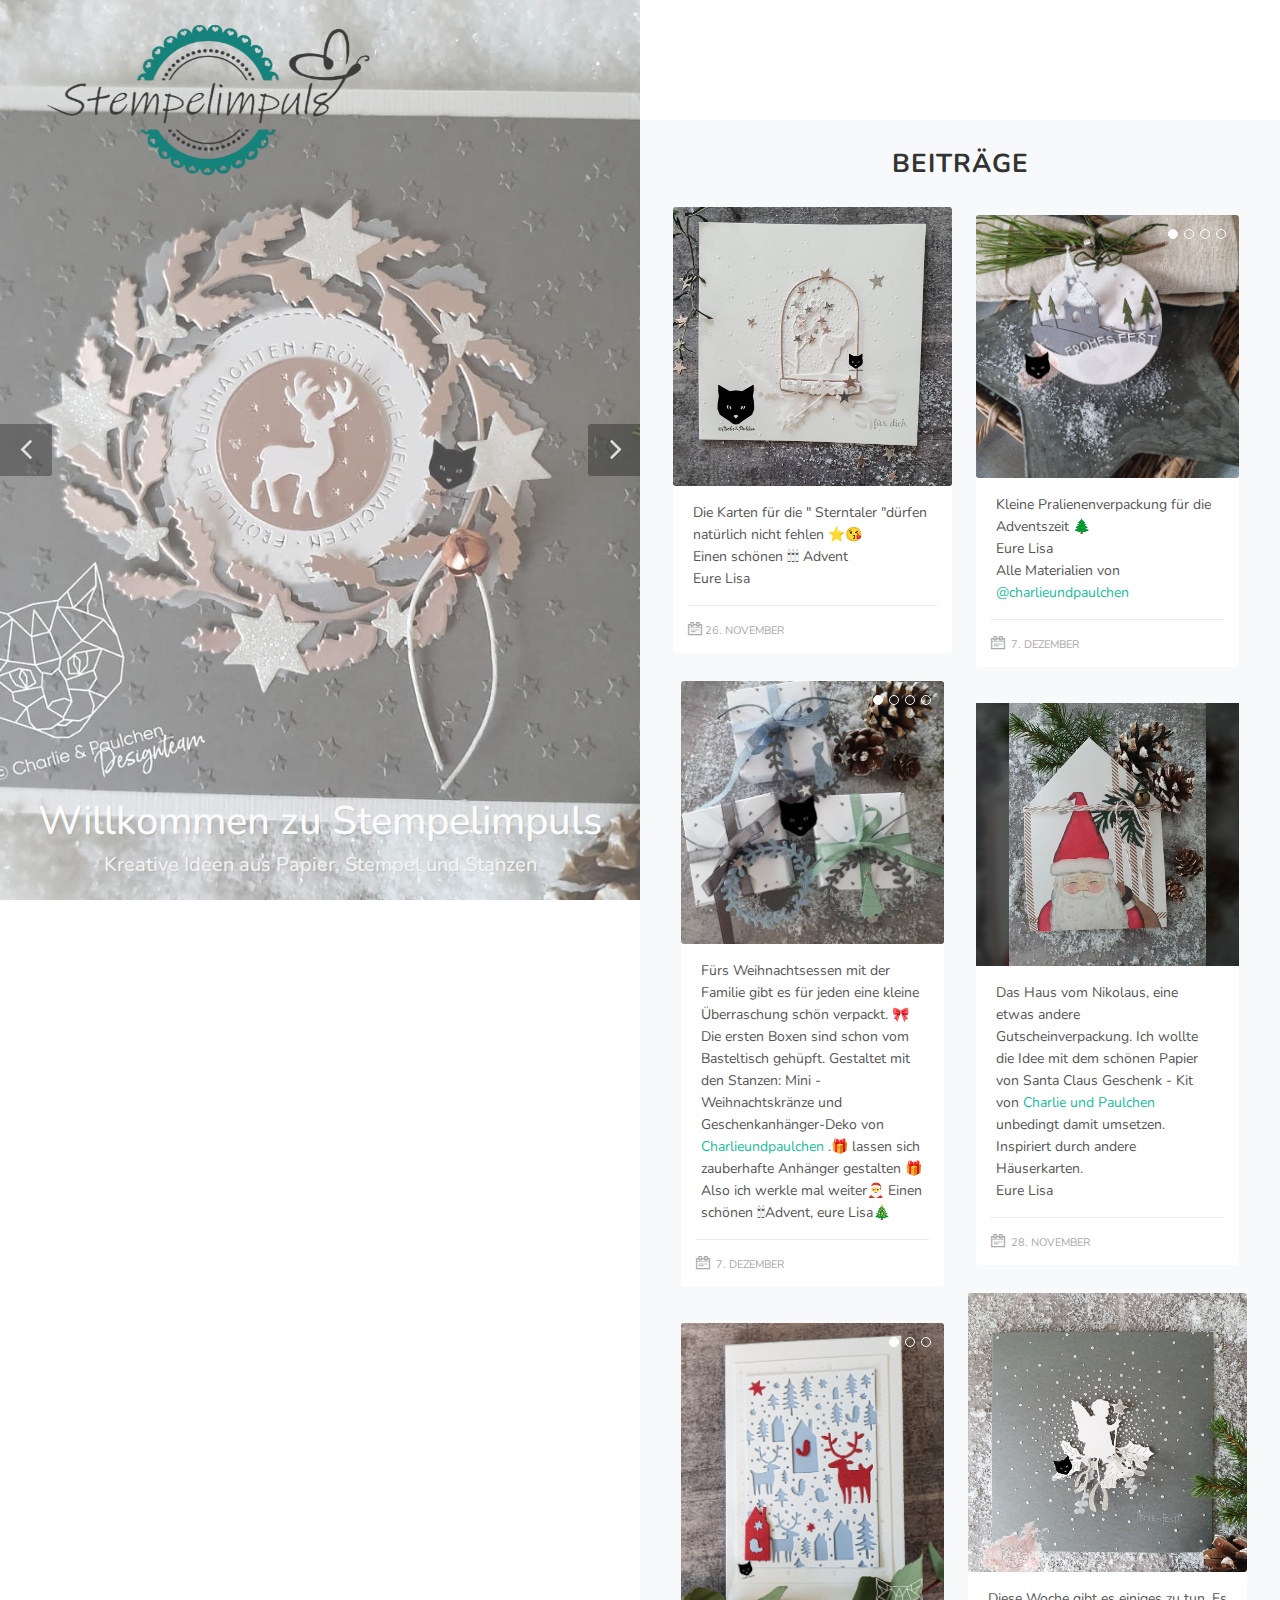
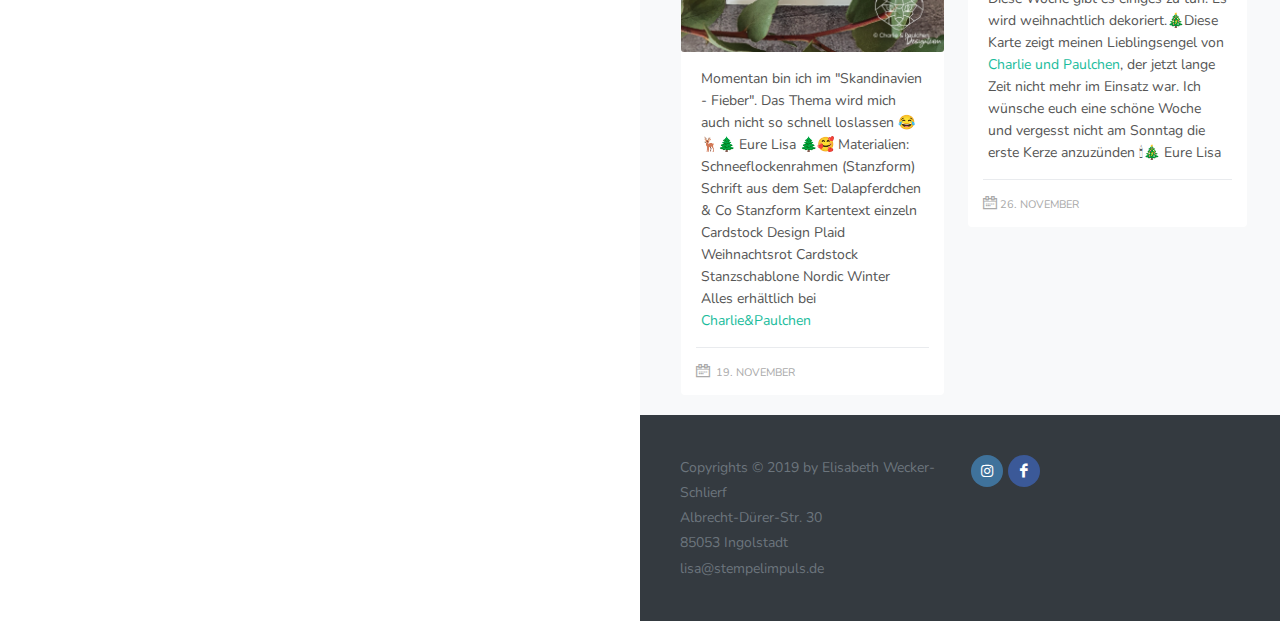
<file: index.html>
<!DOCTYPE html>
<html dir="ltr" lang="de">
<head>

    <meta http-equiv="content-type" content="text/html; charset=utf-8"/>
    <meta name="author" content="Elisabeth Wecker-Schlierf"/>

    <!-- Stylesheets
    ============================================= -->
    <link href="https://fonts.googleapis.com/css?family=Nunito:300,400,600,700" rel="stylesheet" type="text/css"/>
    <link rel="stylesheet" href="css/bootstrap.css" type="text/css"/>
    <link rel="stylesheet" href="style.css" type="text/css"/>
    <link rel="stylesheet" href="css/dark.css" type="text/css"/>

    <link rel="stylesheet" href="css/font-icons.css" type="text/css"/>
    <link rel="stylesheet" href="one-page/css/et-line.css" type="text/css"/>
    <link rel="stylesheet" href="css/animate.css" type="text/css"/>
    <link rel="stylesheet" href="css/magnific-popup.css" type="text/css"/>

    <link rel="stylesheet" href="css/responsive.css" type="text/css"/>
    <meta name="viewport" content="width=device-width, initial-scale=1"/>

    <!-- Modern Blog Demo Specific Stylesheet -->
    <link rel="stylesheet" href="demos/modern-blog/modern-blog.css" type="text/css"/>
    <link rel="stylesheet" href="demos/modern-blog/css/fonts.css" type="text/css"/>
    <link rel="stylesheet" href="css/colors.php?color=dc3545" type="text/css"/>
    <!-- / -->

    <!-- Document Title
    ============================================= -->
    <title>Stempelimpuls - Elisabeth Wecker-Schlierf</title>

    <style>

    </style>

</head>

<body class="stretched overlay-menu">

<!-- Document Wrapper
============================================= -->
<div id="wrapper" class="clearfix">

    <!-- Header
    ============================================= -->
    <header id="header" class="transparent-header clearfix static-sticky">

        <div id="header-wrap">

            <div class="container-fluid clearfix">

                <!-- Logo
                ============================================= -->
                <div id="logo">
                    <a href="index.html" class="standard-logo" data-mobile-logo="images/logo_reduziert_schwarz.png"><img src="images/logo_reduziert_farbe.png" alt="Canvas Logo"></a>
                </div><!-- #logo end -->

            </div>
        </div>

    </header><!-- #header end -->

    <!-- Slider
    ============================================= -->
    <section id="slider" class="slider-element clearfix" style="height: 100% !important;">
        <div class="fslider full-screen force-full-screen" data-speed="1800" data-pause="5000" data-animation="fade"
             data-arrows="true" data-pagi="false">
            <div class="flexslider full-screen force-full-screen">
                <div class="slider-wrap force-full-screen">
                    <!-- Slide 1 -->
                    <div class="slide center full-screen force-full-screen"
                         style="background: url('demos/modern-blog/images/slider/1.jpg') center center; background-size: cover;">
                        <div class="flex-caption dark d-block">
                            <h3 class="mb-2 h1"><a href="#" class="text-light">Willkommen zu Stempelimpuls</a></h3>
                            <p class="h5">Kreative Ideen aus Papier, Stempel und Stanzen</p>
                        </div>
                    </div>
                    <!-- Slide 2 -->
                    <div class="slide center full-screen force-full-screen"
                         style="background: url('demos/modern-blog/images/slider/2.jpg') center center; background-size: cover;">
                        <div class="flex-caption dark d-block">
                            <h3 class="mb-2 h1"><a href="#" class="text-light">Willkommen zu Stempelimpuls</a></h3>
                            <p class="h5">Kreative Ideen aus Papier, Stempel und Stanzen</p>
                        </div>
                    </div>
                    <!-- Slide 3 -->
                    <div class="slide center full-screen force-full-screen"
                         style="background: url('demos/modern-blog/images/slider/3.jpg') center center; background-size: cover;">
                        <div class="flex-caption dark d-block">
                            <h3 class="mb-2 h1"><a href="#" class="text-light">Willkommen zu Stempelimpuls</a></h3>
                            <p class="h5">Kreative Ideen aus Papier, Stempel und Stanzen</p>
                        </div>
                    </div>
                </div>
            </div>
        </div>

    </section><!-- #Slider end -->

    <!-- Content
    ============================================= -->
    <section id="content" class="bg-light">

        <div class="content-wrap pt-lg-0 pt-xl-0 pb-0">

            <div class="container clearfix">

                <div class="heading-block nobottomborder center pt-4 mb-3">
                    <h3>Beiträge</h3>
                </div>

                <!-- Posts
                ============================================= -->
                <div class="row grid-container infinity-wrapper clearfix">

                    <div class="col-md-6 p-2">
                        <div class="entry mb-1 clearfix">
                            <div class="entry-image mb-3">
                                <a href="demos/modern-blog/images/items/87.jpg" data-lightbox="image">
                                    <img src="demos/modern-blog/images/items/87.jpg"
                                         style="display: block; width: 100%;"/>
                                </a>
                            </div>
                            <div class="entry-title">
                            </div>
                            <div class="entry-content">
                                <p>Die Karten für die " Sterntaler "dürfen natürlich nicht fehlen ⭐😘<br/>
                                    Einen schönen 🕯🕯🕯 Advent<br/>
                                    Eure Lisa</p>
                            </div>
                            <ul class="entry-meta nohover clearfix">
                                <li class="fleft"><i class="icon-calendar2"></i>26. NOVEMBER</li>
                            </ul>
                            <ul class="entry-meta hover clearfix">
                                <li class="fleft ls1"><a href="#">View More &rarr;</a></li>
                            </ul>
                        </div>
                    </div>


                    <div class="col-md-6 p-3">
                        <div class="entry mb-1 clearfix">
                            <div class="entry-image mb-3">
                                <div class="fslider" data-arrows="false" data-lightbox="gallery">
                                    <div class="flexslider">
                                        <div class="slider-wrap">
                                            <div class="slide"><a href="demos/modern-blog/images/items/86-1.jpg"
                                                                  data-lightbox="gallery-item">
                                                <img src="demos/modern-blog/images/items/86-1.jpg"
                                                     style="display: block; width: 100%;"/>
                                            </a>
                                            </div>
                                            <div class="slide"><a href="demos/modern-blog/images/items/86-2.jpg"
                                                                  data-lightbox="gallery-item">
                                                <img src="demos/modern-blog/images/items/86-2.jpg"
                                                     style="display: block; width: 100%;"/>
                                            </a>
                                            </div>
                                            <div class="slide"><a href="demos/modern-blog/images/items/86-3.jpg"
                                                                  data-lightbox="gallery-item">
                                                <img src="demos/modern-blog/images/items/86-3.jpg"
                                                     style="display: block; width: 100%;"/>
                                            </a>
                                            </div>
                                            <div class="slide"><a href="demos/modern-blog/images/items/86-4.jpg"
                                                                  data-lightbox="gallery-item">
                                                <img src="demos/modern-blog/images/items/86-4.jpg"
                                                     style="display: block; width: 100%;"/>
                                            </a>
                                            </div>
                                        </div>
                                    </div>
                                </div>
                            </div>
                            <div class="entry-content">
                                <p>Kleine Pralienenverpackung für die Adventszeit 🌲<br/>
                                    Eure Lisa<br/>

                                    Alle Materialien von <a href="https://cp-shop.online/" target="_blank">@charlieundpaulchen</a></p>
                            </div>
                            <ul class="entry-meta nohover clearfix">
                                <li class="fleft"><i class="icon-calendar2"></i> 7. DEZEMBER</li>
                            </ul>
                            <ul class="entry-meta hover clearfix">
                                <li class="fleft ls1"><a href="#">View More &rarr;</a></li>
                            </ul>
                        </div>
                    </div>



                    <div class="col-md-6 p-3">
                        <div class="entry mb-1 clearfix">
                            <div class="entry-image mb-3">
                                <div class="fslider" data-arrows="false" data-lightbox="gallery">
                                    <div class="flexslider">
                                        <div class="slider-wrap">
                                            <div class="slide"><a href="demos/modern-blog/images/items/85-1.jpg"
                                                                  data-lightbox="gallery-item">
                                                <img src="demos/modern-blog/images/items/85-1.jpg"
                                                     style="display: block; width: 100%;"/>
                                            </a>
                                            </div>
                                            <div class="slide"><a href="demos/modern-blog/images/items/85-2.jpg"
                                                                  data-lightbox="gallery-item">
                                                <img src="demos/modern-blog/images/items/85-2.jpg"
                                                     style="display: block; width: 100%;"/>
                                            </a>
                                            </div>
                                            <div class="slide"><a href="demos/modern-blog/images/items/85-3.jpg"
                                                                  data-lightbox="gallery-item">
                                                <img src="demos/modern-blog/images/items/85-3.jpg"
                                                     style="display: block; width: 100%;"/>
                                            </a>
                                            </div>
                                            <div class="slide"><a href="demos/modern-blog/images/items/85-4.jpg"
                                                                  data-lightbox="gallery-item">
                                                <img src="demos/modern-blog/images/items/85-4.jpg"
                                                     style="display: block; width: 100%;"/>
                                            </a>
                                            </div>
                                        </div>
                                    </div>
                                </div>
                            </div>
                            <div class="entry-content">
                                <p>Fürs Weihnachtsessen mit der Familie gibt es für jeden eine kleine Überraschung schön
                                    verpackt. 🎀 Die ersten Boxen sind schon vom Basteltisch gehüpft. Gestaltet mit
                                    den Stanzen: Mini - Weihnachtskränze und Geschenkanhänger-Deko von
                                    <a href="https://cp-shop.online/" target="_blank">Charlieundpaulchen</a> .🎁 lassen sich zauberhafte Anhänger gestalten 🎁 Also ich
                                    werkle mal weiter🎅 Einen schönen 🕯🕯Advent, eure Lisa🎄
                                </p>
                            </div>
                            <ul class="entry-meta nohover clearfix">
                                <li class="fleft"><i class="icon-calendar2"></i> 7. DEZEMBER</li>
                            </ul>
                            <ul class="entry-meta hover clearfix">
                                <li class="fleft ls1"><a href="#">View More &rarr;</a></li>
                            </ul>
                        </div>
                    </div>

                    <!-- ARTICLE NO. 4 -->
                    <div class="col-md-6 p-3">
                        <div class="entry mb-1 clearfix">
                            <div class="entry-image mb-3">
                                <a href="demos/modern-blog/images/items/84.mp4" data-lightbox="iframe">
                                    <video poster="demos/modern-blog/images/items/84.jpg" preload="auto" loop autoplay
                                           muted
                                           style="display: block; width: 100%;">
                                        <source src='demos/modern-blog/images/items/84.mp4' type='video/mp4'/>
                                    </video>
                                </a>
                            </div>
                            <div class="entry-content">
                                <p>Das Haus vom Nikolaus, eine etwas andere Gutscheinverpackung. Ich wollte die Idee mit
                                    dem schönen Papier von Santa Claus Geschenk - Kit von <a href="https://cp-shop.online/" target="_blank">Charlie und Paulchen</a> unbedingt
                                    damit umsetzen. Inspiriert durch andere Häuserkarten.<br/>
                                    Eure Lisa</p>
                            </div>
                            <ul class="entry-meta nohover clearfix">
                                <li class="fleft"><i class="icon-calendar2"></i> 28. NOVEMBER</li>
                            </ul>
                            <ul class="entry-meta hover clearfix">
                                <li class="fleft ls1"><a href="#">View More &rarr;</a></li>
                            </ul>
                        </div>
                    </div>

                    <!-- ARTICLE NO. 1 -->
                    <div class="col-md-6 p-2">
                        <div class="entry mb-1 clearfix">
                            <div class="entry-image mb-3">
                                <a href="demos/modern-blog/images/items/83.jpg" data-lightbox="image">
                                    <img src="demos/modern-blog/images/items/83.jpg"
                                         style="display: block; width: 100%;"/>
                                </a>
                            </div>
                            <div class="entry-title">
                            </div>
                            <div class="entry-content">
                                <p>Diese Woche gibt es einiges zu tun. Es wird weihnachtlich dekoriert.🎄Diese Karte
                                    zeigt meinen Lieblingsengel von <a href="https://cp-shop.online/" target="_blank">Charlie und Paulchen</a>, der jetzt lange Zeit nicht
                                    mehr im Einsatz war. Ich wünsche euch eine schöne Woche und
                                    vergesst nicht am Sonntag die erste Kerze anzuzünden 🕯🎄 Eure Lisa</p>
                            </div>
                            <ul class="entry-meta nohover clearfix">
                                <li class="fleft"><i class="icon-calendar2"></i>26. NOVEMBER</li>
                            </ul>
                            <ul class="entry-meta hover clearfix">
                                <li class="fleft ls1"><a href="#">View More &rarr;</a></li>
                            </ul>
                        </div>
                    </div>


                    <!-- ARTICLE NO. 6 -->
                    <div class="col-md-6 p-3">
                        <div class="entry mb-1 clearfix">
                            <div class="entry-image mb-3">
                                <div class="fslider" data-arrows="false" data-lightbox="gallery">
                                    <div class="flexslider">
                                        <div class="slider-wrap">
                                            <div class="slide"><a href="demos/modern-blog/images/items/82-1.jpg"
                                                                  data-lightbox="gallery-item">
                                                <img src="demos/modern-blog/images/items/82-1.jpg"
                                                     style="display: block; width: 100%;"/>
                                            </a>
                                            </div>
                                            <div class="slide"><a href="demos/modern-blog/images/items/82-2.jpg"
                                                                  data-lightbox="gallery-item">
                                                <img src="demos/modern-blog/images/items/82-2.jpg"
                                                     style="display: block; width: 100%;"/>
                                            </a>
                                            </div>
                                            <div class="slide"><a href="demos/modern-blog/images/items/82-3.jpg"
                                                                  data-lightbox="gallery-item">
                                                <img src="demos/modern-blog/images/items/82-3.jpg"
                                                     style="display: block; width: 100%;"/>
                                            </a>
                                            </div>
                                        </div>
                                    </div>
                                </div>
                            </div>
                            <div class="entry-content">
                                <p>Momentan bin ich im "Skandinavien - Fieber". Das Thema wird mich auch nicht so
                                    schnell loslassen 😂 🦌🌲
                                    Eure Lisa 🌲🥰 Materialien: Schneeflockenrahmen (Stanzform) Schrift aus dem Set:
                                    Dalapferdchen & Co Stanzform Kartentext einzeln Cardstock Design Plaid Weihnachtsrot
                                    Cardstock Stanzschablone Nordic Winter
                                    Alles erhältlich bei <a href="https://cp-shop.online/" target="_blank">Charlie&Paulchen</a>
                                </p>
                            </div>
                            <ul class="entry-meta nohover clearfix">
                                <li class="fleft"><i class="icon-calendar2"></i> 19. NOVEMBER</li>
                            </ul>
                            <ul class="entry-meta hover clearfix">
                                <li class="fleft ls1"><a href="#">View More &rarr;</a></li>
                            </ul>
                        </div>
                    </div>


                </div>

                <!-- Infinity Scroll Loader
                ============================================= -->
                <div class="text-center">
                    <div class="page-load-status hovering-load-status">
                        <div class="css3-spinner infinite-scroll-request">
                            <div class="css3-spinner-ball-pulse-sync">
                                <div></div>
                                <div></div>
                                <div></div>
                            </div>
                        </div>
                        <div class="alert alert-warning center infinite-scroll-last mx-auto" style="max-width: 20rem;">
                            End of content
                        </div>
                        <div class="alert alert-warning center infinite-scroll-error mx-auto" style="max-width: 20rem;">
                            No more pages to load
                        </div>
                    </div>
                </div>
                <div class="center d-none">
                    <a href="feedblock1.html" class="load-next-posts"></a>
                </div>

            </div>

        </div>

        <!-- Copyrights
        ============================================= -->
        <div id="copyrights" class="bg-dark dark">

            <div class="container clearfix">

                <div class="col_half text-muted">
                    Copyrights &copy; 2019 by Elisabeth Wecker-Schlierf<br/>
                    Albrecht-Dürer-Str. 30<br/>
                    85053 Ingolstadt<br/>
                    lisa@stempelimpuls.de
                </div>

                <div class="col_half col_last">
                    <a href="https://www.instagram.com/stempelimpuls"
                       class="social-icon si-small si-rounded si-colored si-instagram" target="_blank">
                        <i class="icon-instagram"></i>
                        <i class="icon-instagram"></i>
                    </a>

                    <a href="https://www.facebook.com/elisabeth.schlierf.35"
                       class="social-icon si-small si-rounded si-colored si-facebook" target="_blank">
                        <i class="icon-facebook"></i>
                        <i class="icon-facebook"></i>
                    </a>
                </div>

            </div>

        </div><!-- #copyrights end -->

    </section><!-- #content end -->

</div><!-- #wrapper end -->

<!-- Go To Top
============================================= -->
<div id="gotoTop" class="icon-angle-up"></div>

<!-- External JavaScripts
============================================= -->
<script src="js/jquery.js"></script>
<script src="js/plugins.js"></script>

<!-- Footer Scripts
============================================= -->
<script src="js/functions.js"></script>

<!-- ADD-ONS JS FILES -->
<script>

    // Infinity Scroll
    jQuery(window).on('load', function () {

        var $container = $('.infinity-wrapper');

        $container.infiniteScroll({
            path: '.load-next-posts',
            history: false,
            status: '.page-load-status',
        });

        $container.on('load.infiniteScroll', function (event, response, path) {
            var $items = $(response).find('.infinity-loader');
            // append items after images loaded
            $items.imagesLoaded(function () {
                $container.append($items);
                $container.isotope('insert', $items);
                setTimeout(function () {
                    SEMICOLON.initialize.resizeVideos();
                    SEMICOLON.initialize.lightbox();
                    SEMICOLON.widget.loadFlexSlider();
                }, 1000);
            });
        });

    });

</script>

</body>
</html>
</file>
<file: style.css>
/*-----------------------------------------------------------------------------------

	Theme Name: Canvas
	Theme URI: http://themes.semicolonweb.com/html/canvas
	Description: The Multi-Purpose Template
	Author: SemiColonWeb
	Author URI: http://themeforest.net/user/semicolonweb
	Version: 5.9

-----------------------------------------------------------------------------------*/

/* ----------------------------------------------------------------

	- Basic
	- Typography
	- Basic Layout Styles
	- Helper Classes
	- Sections
	- Columns & Grids
	- Flex Slider
	- Swiper Slider
	- Top Bar
	- Header
		- Logo
		- Primary Menu
		- Mega Menu
		- Top Search
		- Top Cart
		- Sticky Header
		- Page Menu
		- Side Header
	- Side Panel
	- Slider
	- Page Title
	- Content
	- Portfolio
	- Blog
	- Shop
	- Events
	- Shortcodes
		- Countdown
		- Buttons
		- Promo Boxes
		- Featured Boxes
		- Process Steps
		- Styled Icons
		- Toggles
		- Accordions
		- Tabs
		- Side Navigation
		- FAQ List
		- Clients
		- Testimonials
		- Team
		- Pricing Boxes
		- Counter
		- Animated Rounded Skills
		- Skills Bar
		- Dropcaps & Highlights
		- Quotes & Blockquotes
		- Text Rotater
	- Owl Carousel
	- Overlays
	- Forms
	- Google Maps
	- Heading Styles
	- Divider
	- Magazine Specific Classes
	- Go To Top
	- Error 404
	- Landing Pages
	- Preloaders
	- Toastr Notifications
	- Footer
	- Widgets
		- Tag Cloud
		- Links
		- Testimonial & Twitter
		- Quick Contact Form
		- Newsletter
		- Twitter Feed
		- Navigation Tree
	- Wedding
	- Bootstrap Specific
	- Cookie Notification
	- Stretched Layout
	- Page Transitions
	- Youtube Video Backgrounds

---------------------------------------------------------------- */


/* ----------------------------------------------------------------
	Bootstrap Adjustments
-----------------------------------------------------------------*/

@media (min-width: 576px) {
	.container { max-width: 540px; }
}

@media (min-width: 768px) {
	.container { max-width: 750px; }
}

@media (min-width: 992px) {
	.container { max-width: 970px; }
}

@media (min-width: 1200px) {
	.container { max-width: 1170px; }
}


body,
.dropdown-menu { font-size: 0.875rem; }


/* ----------------------------------------------------------------
	Basic
-----------------------------------------------------------------*/

dl, dt, dd, ol, ul, li {
	margin: 0;
	padding: 0;
}

.clear {
	clear: both;
	display: block;
	font-size: 0px;
	height: 0px;
	line-height: 0;
	width: 100%;
	overflow:hidden;
}

::selection {
	background: #1ABC9C;
	color: #FFF;
	text-shadow: none;
}

::-moz-selection {
	background: #1ABC9C; /* Firefox */
	color: #FFF;
	text-shadow: none;
}

::-webkit-selection {
	background: #1ABC9C; /* Safari */
	color: #FFF;
	text-shadow: none;
}

:active,
:focus { outline: none !important; }


/* ----------------------------------------------------------------
	Typography
-----------------------------------------------------------------*/


body {
	line-height: 1.5;
	color: #555;
	font-family: 'Lato', sans-serif;
}

a {
	text-decoration: none !important;
	color: #1ABC9C;
}

a:hover { color: #222; }

a img { border: none; }

img { max-width: 100%; }

iframe { border: none !important; }


/* ----------------------------------------------------------------
	Basic Layout Styles
-----------------------------------------------------------------*/


h1,
h2,
h3,
h4,
h5,
h6 {
	color: #444;
	font-weight: 600;
	line-height: 1.5;
	margin: 0 0 30px 0;
	font-family: 'Raleway', sans-serif;
}

h5,
h6 { margin-bottom: 20px; }

h1 { font-size: 36px; }

h2 { font-size: 30px; }

h3 { font-size: 24px; }

h4 { font-size: 18px; }

h5 { font-size: 14px; }

h6 { font-size: 12px; }

h4 { font-weight: 600; }

h5,
h6 { font-weight: bold; }

h1 > span:not(.nocolor):not(.badge),
h2 > span:not(.nocolor):not(.badge),
h3 > span:not(.nocolor):not(.badge),
h4 > span:not(.nocolor):not(.badge),
h5 > span:not(.nocolor):not(.badge),
h6 > span:not(.nocolor):not(.badge) { color: #1ABC9C; }

p,
pre,
ul,
ol,
dl,
dd,
blockquote,
address,
table,
fieldset,
form { margin-bottom: 30px; }

small { font-family: 'Lato', sans-serif; }


/* ----------------------------------------------------------------
	Helper Classes
-----------------------------------------------------------------*/


.uppercase { text-transform: uppercase !important; }

.lowercase { text-transform: lowercase !important; }

.capitalize { text-transform: capitalize !important; }

.nott { text-transform: none !important; }

.tright { text-align: right !important; }

.tleft { text-align: left !important; }

.fright { float: right !important; }

.fleft { float: left !important; }

.fnone { float: none !important; }

.ohidden {
	position: relative;
	overflow: hidden !important;
}

#wrapper {
	position: relative;
	float: none;
	width: 1220px;
	margin: 0 auto;
	background-color: #FFF;
	box-shadow: 0 0 10px rgba(0,0,0,0.1);
	-moz-box-shadow: 0 0 10px rgba(0,0,0,0.1);
	-webkit-box-shadow: 0 0 10px rgba(0,0,0,0.1);
}

.line,
.double-line {
	clear: both;
	position: relative;
	width: 100%;
	margin: 60px 0;
	border-top: 1px solid #EEE;
}

.line.line-sm { margin: 30px 0; }

span.middot {
	display: inline-block;
	margin: 0 5px;
}

.double-line { border-top: 3px double #E5E5E5; }

.emptydiv {
	display: block !important;
	position: relative !important;
}

.allmargin { margin: 50px !important; }

.leftmargin { margin-left: 50px !important; }

.rightmargin { margin-right: 50px !important; }

.topmargin { margin-top: 50px !important; }

.bottommargin { margin-bottom: 50px !important; }

.clear-bottommargin { margin-bottom: -50px !important; }

.allmargin-sm { margin: 30px !important; }

.leftmargin-sm { margin-left: 30px !important; }

.rightmargin-sm { margin-right: 30px !important; }

.topmargin-sm { margin-top: 30px !important; }

.bottommargin-sm { margin-bottom: 30px !important; }

.clear-bottommargin-sm { margin-bottom: -30px !important; }

.allmargin-lg { margin: 80px !important; }

.leftmargin-lg { margin-left: 80px !important; }

.rightmargin-lg { margin-right: 80px !important; }

.topmargin-lg { margin-top: 80px !important; }

.bottommargin-lg { margin-bottom: 80px !important; }

.clear-bottommargin-lg { margin-bottom: -80px !important; }

.nomargin {margin: 0 !important; }

.noleftmargin { margin-left: 0 !important; }

.norightmargin { margin-right: 0 !important; }

.notopmargin { margin-top: 0 !important; }

.nobottommargin { margin-bottom: 0 !important; }

.header-stick { margin-top: -50px !important; }

.content-wrap .header-stick { margin-top: -80px !important; }

.footer-stick { margin-bottom: -50px !important; }

.content-wrap .footer-stick { margin-bottom: -80px !important; }

.noborder { border: none !important; }

.noleftborder { border-left: none !important; }

.norightborder { border-right: none !important; }

.notopborder { border-top: none !important; }

.nobottomborder { border-bottom: none !important; }

.noradius { -webkit-border-radius: 0 !important; -moz-border-radius: 0 !important; -ms-border-radius: 0 !important; -o-border-radius: 0 !important; border-radius: 0 !important; }

.col-padding { padding: 60px; }

.nopadding { padding: 0 !important; }

.noleftpadding { padding-left: 0 !important; }

.norightpadding { padding-right: 0 !important; }

.notoppadding { padding-top: 0 !important; }

.nobottompadding { padding-bottom: 0 !important; }

.noabsolute { position: relative !important; }

.noshadow { box-shadow: none !important; }

.notextshadow { text-shadow: none !important; }

.hidden { display: none !important; }

.nothidden { display: block !important; }

.inline-block {
	float: none !important;
	display: inline-block !important;
}

.center { text-align: center !important; }

.divcenter {
	position: relative !important;
	float: none !important;
	margin-left: auto !important;
	margin-right: auto !important;
}

.bgcolor,
.bgcolor #header-wrap { background-color: #1ABC9C !important; }

.color { color: #1ABC9C !important; }

.border-color { border-color: #1ABC9C !important; }

.nobg { background: none !important; }

.nobgcolor { background-color: transparent !important; }

.t300 { font-weight: 300 !important; }

.t400 { font-weight: 400 !important; }

.t500 { font-weight: 500 !important; }

.t600 { font-weight: 600 !important; }

.t700 { font-weight: 700 !important; }

.ls0 { letter-spacing: 0px !important; }

.ls1 { letter-spacing: 1px !important; }

.ls2 { letter-spacing: 2px !important; }

.ls3 { letter-spacing: 3px !important; }

.ls4 { letter-spacing: 4px !important; }

.ls5 { letter-spacing: 5px !important; }

.noheight { height: 0 !important; }

.nolineheight { line-height: 0 !important; }

.font-body { font-family: 'Lato', sans-serif; }

.font-primary { font-family: 'Raleway', sans-serif; }

.font-secondary { font-family: 'Crete Round', serif; }

.bgicon {
	display: block;
	position: absolute;
	bottom: -60px;
	right: -50px;
	font-size: 210px;
	color: rgba(0,0,0,0.1);
}

.imagescale,
.imagescalein {
	display: block;
	overflow: hidden;
}

.imagescale img,
.imagescalein img {
	-webkit-transform: scale(1.1);
	transform: scale(1.1);
	-webkit-transition: all 1s ease;
	transition: all 1s ease;
}

.imagescale:hover img {
	-webkit-transform: scale(1);
	transform: scale(1);
}

.imagescalein img {
	-webkit-transform: scale(1);
	transform: scale(1);
}

.imagescalein:hover img {
	-webkit-transform: scale(1.1);
	transform: scale(1.1);
}

.grayscale {
	filter: brightness(80%) grayscale(1) contrast(90%);
	-webkit-filter: brightness(80%) grayscale(1) contrast(90%);
	-moz-filter: brightness(80%) grayscale(1) contrast(90%);
	-o-filter: brightness(80%) grayscale(1) contrast(90%);
	-ms-filter: brightness(80%) grayscale(1) contrast(90%);
	transition: 1s filter ease;
	-webkit-transition: 1s -webkit-filter ease;
	-moz-transition: 1s -moz-filter ease;
	-ms-transition: 1s -ms-filter ease;
	-o-transition: 1s -o-filter ease;
}

.grayscale:hover {
	filter: brightness(100%) grayscale(0);
	-webkit-filter: brightness(100%) grayscale(0);
	-moz-filter: brightness(100%) grayscale(0);
	-o-filter: brightness(100%) grayscale(0);
	-ms-filter: brightness(100%) grayscale(0);
}

/* MOVING BG -  TESTIMONIALS */
.bganimate {
	-webkit-animation:BgAnimated 30s infinite linear;
	 -moz-animation:BgAnimated 30s infinite linear;
		-ms-animation:BgAnimated 30s infinite linear;
		 -o-animation:BgAnimated 30s infinite linear;
			animation:BgAnimated 30s infinite linear;
}
 @-webkit-keyframes BgAnimated {
	from  {background-position:0 0;}
	to    {background-position:0 400px;}
	}
 @-moz-keyframes BgAnimated {
	from  {background-position:0 0;}
	to    {background-position:0 400px;}
	}
 @-ms-keyframes BgAnimated {
	from  {background-position:0 0;}
	to    {background-position:0 400px;}
	}
 @-o-keyframes BgAnimated {
	from  {background-position:0 0;}
	to    {background-position:0 400px;}
	}
 @keyframes BgAnimated {
	from  {background-position:0 0;}
	to    {background-position:0 400px;}
	}


.input-block-level {
	display: block;
	width: 100% !important;
	min-height: 30px;
	-webkit-box-sizing: border-box;
	-moz-box-sizing: border-box;
	box-sizing: border-box;
}

.vertical-middle {
	height: auto !important;
	left: 0;
	max-width: none !important;
	z-index: 2;
}

.vertical-middle + .video-wrap { z-index: 1 !important; }

.magnific-max-width .mfp-content { max-width: 800px; }


/* ----------------------------------------------------------------
	Sections
-----------------------------------------------------------------*/


.section {
	position: relative;
	margin: 60px 0;
	padding: 60px 0;
	background-color: #F9F9F9;
	overflow: hidden;
}

.parallax {
	background-color: transparent;
	background-attachment: fixed;
	background-position: 50% 0;
	background-repeat: no-repeat;
	overflow: hidden;
	will-change: transform;
}

.mobile-parallax,
.video-placeholder {
	background-size: cover !important;
	background-attachment: scroll !important;
	background-position: center center !important;
}

.section .container { z-index: 2; }

.section .container + .video-wrap { z-index: 1; }

.revealer-image {
	position: relative;
	bottom: -100px;
	transition: bottom .3s ease-in-out;
	-webkit-transition: bottom .3s ease-in-out;
	-o-transition: bottom .3s ease-in-out;
}

.section:hover .revealer-image { bottom: -50px; }


/* ----------------------------------------------------------------
	Columns & Grids
-----------------------------------------------------------------*/


.col_full { width: 100%; }
.col_half,
.postcontent.bothsidebar { width: 48%; }
.col_one_third { width: 30.63%; }
.col_two_third { width: 65.33%; }
.col_one_fourth,
.sidebar { width: 22%; }
.col_three_fourth,
.postcontent { width: 74%; }
.col_one_fifth { width: 16.8%; }
.col_two_fifth { width: 37.6%; }
.col_three_fifth { width: 58.4%; }
.col_four_fifth { width: 79.2%; }
.col_one_sixth { width: 13.33%; }
.col_five_sixth { width: 82.67%; }
body.stretched .container-fullwidth {
	position: relative;
	padding: 0 60px;
	width: 100%;
}

.postcontent,
.sidebar,
.col_full,
.col_half,
.col_one_third,
.col_two_third,
.col_three_fourth,
.col_one_fourth,
.col_one_fifth,
.col_two_fifth,
.col_three_fifth,
.col_four_fifth,
.col_one_sixth,
.col_five_sixth {
	display: block;
	position: relative;
	margin-right: 4%;
	margin-bottom: 50px;
	float: left;
}

.col_full {
	clear: both;
	float: none;
	margin-right: 0;
}

.col_last {
	margin-right: 0 !important;
	float: right;
	clear: right;
}


/* ----------------------------------------------------------------
	Flex Slider
-----------------------------------------------------------------*/


.fslider,
.fslider .flexslider,
.fslider .slider-wrap,
.fslider .slide,
.fslider .slide > a,
.fslider .slide > img,
.fslider .slide > a > img {
	position: relative;
	display: block;
	width: 100%;
	height: auto;
	overflow: hidden;
	-webkit-backface-visibility: hidden;
}

.fslider { min-height: 32px; }


.flex-container a:active,
.flexslider a:active,
.flex-container a:focus,
.flexslider a:focus  { outline: none; border: none; }
.slider-wrap,
.flex-control-nav,
.flex-direction-nav {margin: 0; padding: 0; list-style: none; border: none;}

.flexslider {position: relative;margin: 0; padding: 0;}
.flexslider .slider-wrap > .slide {display: none; -webkit-backface-visibility: hidden;}
.flexslider .slider-wrap img {width: 100%; display: block;}
.flex-pauseplay span {text-transform: capitalize;}

.slider-wrap:after {content: "\0020"; display: block; clear: both; visibility: hidden; line-height: 0; height: 0;}
html[xmlns] .slider-wrap {display: block;}
* html .slider-wrap {height: 1%;}

.no-js .slider-wrap > .slide:first-child {display: block;}

.flex-viewport {
	max-height: 2000px;
	-webkit-transition: all 1s ease;
	-o-transition: all 1s ease;
	transition: all 1s ease;
}

.flex-control-nav {
	position: absolute;
	z-index: 10;
	text-align: center;
	top: 14px;
	right: 10px;
	margin: 0;
}

.flex-control-nav li {
	float: left;
	display: block;
	margin: 0 3px;
	width: 10px;
	height: 10px;
}

.flex-control-nav li a {
	display: block;
	cursor: pointer;
	text-indent: -9999px;
	width: 10px !important;
	height: 10px !important;
	border: 1px solid #FFF;
	border-radius: 50%;
	transition: all .3s ease-in-out;
	-webkit-transition: all .3s ease-in-out;
	-o-transition: all .3s ease-in-out;
}

.flex-control-nav li:hover a,
.flex-control-nav li a.flex-active { background-color: #FFF; }


/* ----------------------------------------------------------------
	Top Bar
-----------------------------------------------------------------*/


#top-bar {
	position: relative;
	border-bottom: 1px solid #EEE;
	height: 45px;
	line-height: 44px;
	font-size: 13px;
}


#top-bar .col_half { width: auto; }


/* Top Links
---------------------------------*/


.top-links {
	position: relative;
	float: left;
}

.top-links ul {
	margin: 0;
	list-style: none;
}

.top-links ul li {
	float: left;
	position: relative;
	height: 44px;
	border-left: 1px solid #EEE;
}

.top-links ul li:first-child,
.top-links ul ul li { border-left: 0 !important; }

.top-links li > a {
	display: block;
	padding: 0 12px;
	font-size: 12px;
	font-weight: 700;
	text-transform: uppercase;
	height: 44px;
	color: #666;
}

.top-links li i { vertical-align: top; }

.top-links li i.icon-angle-down { margin: 0 0 0 5px !important; }

.top-links li i:first-child { margin-right: 3px; }

.top-links li.full-icon i {
	top: 2px;
	font-size: 14px;
	margin: 0;
}

.top-links li:hover { background-color: #EEE; }

.top-links ul ul,
.top-links ul div.top-link-section {
	display: none;
	pointer-events: none;
	position: absolute;
	z-index: 210;
	line-height: 1.5;
	background: #FFF;
	border: 0;
	top: 44px;
	left: 0;
	width: 140px;
	margin: 0;
	border-top: 1px solid #1ABC9C;
	border-bottom: 1px solid #EEE;
	box-shadow: 0 0 5px -1px rgba(0,0,0,0.2);
	-moz-box-shadow: 0 0 5px -1px rgba(0,0,0,0.2);
	-webkit-box-shadow: 0 0 5px -1px rgba(0,0,0,0.2);
}

.top-links li:hover ul,
.top-links li:hover div.top-link-section { pointer-events: auto; }

.top-links ul ul li {
	float: none;
	height: 36px;
	border-top: 1px solid #F5F5F5;
	border-left: 1px solid #EEE;
}

.top-links ul ul li:hover { background-color: #F9F9F9; }

.top-links ul ul li:first-child {
	border-top: none !important;
	border-left: 1px solid #EEE;
}

.top-links ul ul a {
	height: 36px;
	line-height: 36px;
	font-size: 12px;
}

.top-links ul ul img {
	display: inline-block;
	position: relative;
	top: -1px;
	width: 16px;
	height: 16px;
	margin-right: 4px;
}

.top-links ul ul.top-demo-lang img {
	top: 4px;
	width: 16px;
	height: 16px;
}

.top-links ul div.top-link-section {
	padding: 25px;
	left: 0;
	width: 280px;
}

.fright .top-links ul div.top-link-section,
.top-links.fright ul div.top-link-section {
	left: auto;
	right: 0;
}


/* Top Social
-----------------------------------------------------------------*/

#top-social,
#top-social ul { margin: 0; }

#top-social li,
#top-social li a,
#top-social li .ts-icon,
#top-social li .ts-text {
	display: block;
	position: relative;
	float: left;
	width: auto;
	overflow: hidden;
	height: 44px;
	line-height: 44px;
}

#top-social li { border-left: 1px solid #EEE; }

#top-social li:first-child { border-left: 0 !important; }

#top-social li a {
	float: none;
	width: 40px;
	font-weight: bold;
	color: #666;
	-webkit-transition: color .3s ease-in-out, background-color .3s ease-in-out, width .3s ease-in-out;
	-o-transition: color .3s ease-in-out, background-color .3s ease-in-out, width .3s ease-in-out;
	transition: color .3s ease-in-out, background-color .3s ease-in-out, width .3s ease-in-out;
}

#top-social li a:hover {
	color: #FFF !important;
	text-shadow: 1px 1px 1px rgba(0,0,0,0.2);
}

#top-social li .ts-icon {
	width: 40px;
	text-align: center;
	font-size: 14px;
}


/* Top Login
-----------------------------------------------------------------*/

#top-login { margin-bottom: 0; }

#top-login .checkbox { margin-bottom: 10px; }

#top-login .form-control { position: relative; }

#top-login .form-control:focus { border-color: #CCC; }

#top-login .input-group#top-login-username { margin-bottom: -1px; }

#top-login #top-login-username input,
#top-login #top-login-username .input-group-addon {
	border-bottom-right-radius: 0;
	border-bottom-left-radius: 0;
}

#top-login .input-group#top-login-password { margin-bottom: 10px; }

#top-login #top-login-password input,
#top-login #top-login-password .input-group-addon {
	border-top-left-radius: 0;
	border-top-right-radius: 0;
}


/* ----------------------------------------------------------------
	Header
-----------------------------------------------------------------*/


#header {
	position: relative;
	background-color: #FFF;
	border-bottom: 1px solid #F5F5F5;
}

#header .container { position: relative; }

#header.transparent-header {
	background: transparent;
	border-bottom: none;
	z-index: 199;
}

#header.semi-transparent { background-color: rgba(255,255,255,0.8); }

#header.transparent-header.floating-header { margin-top: 60px; }

#header.transparent-header.floating-header .container {
	width: 1190px;
	max-width: 1190px;
	background-color: #FFF;
	padding: 0 40px;
	border-radius: 2px;
}

#header.transparent-header.floating-header.sticky-header .container {
	width: 1140px;
	max-width: 1140px;
	padding: 0 15px;
}

#header.transparent-header + #slider,
#header.transparent-header + #page-title.page-title-parallax,
#header.transparent-header + #google-map,
#slider + #header.transparent-header {
	top: -100px;
	margin-bottom: -100px;
}

#header.transparent-header.floating-header + #slider,
#header.transparent-header.floating-header + #google-map {
	top: -160px;
	margin-bottom: -160px;
}

#header.transparent-header + #page-title.page-title-parallax .container {
	z-index: 5;
	padding-top: 100px;
}

#header.full-header { border-bottom-color: #EEE; }

body.stretched #header.full-header .container {
	width: 100%;
	max-width: none;
	padding: 0 30px;
}

#header.transparent-header.full-header #header-wrap { border-bottom: 1px solid rgba(0,0,0,0.1); }

#slider + #header.transparent-header.full-header #header-wrap {
	border-top: 1px solid rgba(0,0,0,0.1);
	border-bottom: none;
}


/* ----------------------------------------------------------------
	Logo
-----------------------------------------------------------------*/


#logo {
	position: relative;
	float: left;
	font-family: 'Raleway', sans-serif;
	font-size: 36px;
	line-height: 100%;
	margin-right: 40px;
}

#header.full-header #logo {
	padding-right: 30px;
	margin-right: 30px;
	border-right: 1px solid #EEE;
}

#header.transparent-header.full-header #logo { border-right-color: rgba(0,0,0,0.1); }

#logo a {
	display: block;
	color: #000;
}

#logo img {
	display: block;
	max-width: 100%;
}

#logo a.standard-logo { display: block; }

#logo a.retina-logo { display: none; }


/* ----------------------------------------------------------------
	Header Right Area
-----------------------------------------------------------------*/


.header-extras {
	float: right;
	margin: 30px 0 0;
}

.header-extras li {
	float: left;
	margin-left: 20px;
	height: 40px;
	overflow: hidden;
	list-style: none;
}

.header-extras li i { margin-top: 3px !important; }

.header-extras li:first-child { margin-left: 0; }

.header-extras li .he-text {
	float: left;
	padding-left: 10px;
	font-weight: bold;
	font-size: 14px;
	line-height: 1.43;
}

.header-extras li .he-text span {
	display: block;
	font-weight: 400;
	color: #1ABC9C;
}


/* ----------------------------------------------------------------
	Primary Menu
-----------------------------------------------------------------*/


#primary-menu { float: right; }

#primary-menu ul.mobile-primary-menu { display: none; }

#header.full-header #primary-menu > ul {
	float: left;
	padding-right: 15px;
	margin-right: 15px;
	border-right: 1px solid #EEE;
}

#header.transparent-header.full-header #primary-menu > ul { border-right-color: rgba(0,0,0,0.1); }

#primary-menu-trigger,
#page-submenu-trigger {
	opacity: 0;
	pointer-events: none;
	cursor: pointer;
	font-size: 14px;
	position: absolute;
	top: 50%;
	margin-top: -25px;
	width: 50px;
	height: 50px;
	line-height: 50px;
	text-align: center;
	-webkit-transition: opacity .3s ease;
	-o-transition: opacity .3s ease;
	transition: opacity .3s ease;
}

#primary-menu ul {
	list-style: none;
	margin: 0;
}

#primary-menu > ul { float: left; }

#primary-menu ul li { position: relative; }

#primary-menu ul li.mega-menu { position: inherit; }

#primary-menu ul > li {
	float: left;
	margin-left: 2px;
}

#primary-menu > ul > li:first-child { margin-left: 0; }

#primary-menu ul li > a {
	display: block;
	line-height: 22px;
	padding: 39px 15px;
	color: #444;
	font-weight: bold;
	font-size: 13px;
	letter-spacing: 1px;
	text-transform: uppercase;
	font-family: 'Raleway', sans-serif;
	-webkit-transition: margin .4s ease, padding .4s ease;
	-o-transition: margin .4s ease, padding .4s ease;
	transition: margin .4s ease, padding .4s ease;
}

#primary-menu ul li > a span { display: none; }

#primary-menu ul li > a i {
	position: relative;
	top: -1px;
	font-size: 14px;
	width: 16px;
	text-align: center;
	margin-right: 6px;
	vertical-align: top;
}

#primary-menu ul li > a i.icon-angle-down:last-child {
	font-size: 12px;
	margin: 0 0 0 5px;
}

#primary-menu ul li:hover > a,
#primary-menu ul li.current > a { color: #1ABC9C; }

#primary-menu > ul > li.sub-menu > a > div { }

body.no-superfish #primary-menu li:hover > ul:not(.mega-menu-column),
body.no-superfish #primary-menu li:hover > .mega-menu-content { display: block; }

#primary-menu ul ul:not(.mega-menu-column),
#primary-menu ul li .mega-menu-content {
	display: none;
	position: absolute;
	width: 220px;
	background-color: #FFF;
	box-shadow: 0px 13px 42px 11px rgba(0, 0, 0, 0.05);
	border: 1px solid #EEE;
	border-top: 2px solid #1ABC9C;
	height: auto;
	z-index: 199;
	top: 100%;
	left: 0;
	margin: 0;
}

#primary-menu ul li .mega-menu-content {
	display: -ms-flex;
	display: flex;
	-ms-flex-wrap: wrap;
	flex-wrap: wrap;
	-ms-flex-align: stretch;
	align-items: stretch;
}

#primary-menu.on-click ul li .mega-menu-content { display: none; }

#primary-menu.on-click ul li .mega-menu-content.d-block {
	display: -ms-flex !important;
	display: flex !important;
}

#primary-menu ul ul:not(.mega-menu-column) ul {
	top: -2px !important;
	left: 218px;
}

#primary-menu ul ul.menu-pos-invert:not(.mega-menu-column),
#primary-menu ul li .mega-menu-content.menu-pos-invert {
	left: auto;
	right: 0;
}

#primary-menu ul ul:not(.mega-menu-column) ul.menu-pos-invert { right: 218px; }

#primary-menu ul ul li {
	float: none;
	margin: 0;
}

#primary-menu ul ul li:first-child { border-top: 0; }

#primary-menu ul ul li > a {
	font-size: 12px;
	font-weight: 700;
	color: #666;
	padding-top: 10px;
	padding-bottom: 10px;
	border: 0;
	letter-spacing: 0;
	font-family: 'Lato', sans-serif;
	-webkit-transition: all .2s ease-in-out;
	-o-transition: all .2s ease-in-out;
	transition: all .2s ease-in-out;
}

#primary-menu ul ul li > a i { vertical-align: middle; }

#primary-menu ul ul li:hover > a {
	background-color: #F9F9F9;
	padding-left: 18px;
	color: #1ABC9C;
}

#primary-menu ul ul > li.sub-menu > a,
#primary-menu ul ul > li.sub-menu:hover > a {
	background-image: url("images/icons/submenu.png");
	background-position: right center;
	background-repeat: no-repeat;
}


/* ----------------------------------------------------------------
	Mega Menu
-----------------------------------------------------------------*/


#primary-menu ul li .mega-menu-content,
#primary-menu ul li.mega-menu-small .mega-menu-content {
	width: 720px;
	max-width: 400px;
}

#primary-menu ul li.mega-menu .mega-menu-content,
.floating-header.sticky-header #primary-menu ul li.mega-menu .mega-menu-content {
	margin: 0 15px;
	width: 1140px;
	max-width: none;
}

.floating-header #primary-menu ul li.mega-menu .mega-menu-content {
	margin: 0;
	width: 1190px;
}

body.stretched .container-fullwidth #primary-menu ul li.mega-menu .mega-menu-content { margin: 0 60px; }

body.stretched #header.full-header #primary-menu ul li.mega-menu .mega-menu-content { margin: 0 30px; }

#primary-menu ul li.mega-menu .mega-menu-content.style-2 { padding: 0 10px; }

#primary-menu ul li .mega-menu-content ul {
	display: block;
	position: relative;
	top: 0;
	min-width: inherit;
	border: 0;
	box-shadow: none;
	background-color: transparent;
}

#primary-menu ul li .mega-menu-content ul:not(.megamenu-dropdown) {
	display: block !important;
	opacity: 1 !important;
	top: 0;
	left: 0;
}

#primary-menu ul li .mega-menu-content ul.mega-menu-column {
	float: left;
	margin: 0;
	padding-left: 0;
	padding-right: 0;
}

#primary-menu ul li .mega-menu-content ul.mega-menu-column.col-5 {
	width: 20%;
	-ms-flex: 0 0 20%;
	flex: 0 0 20%;
	max-width: 20%;
}

#primary-menu ul li .mega-menu-content ul:not(.mega-menu-column) { width: 100%; }

#primary-menu ul li .mega-menu-content ul.mega-menu-column:not(:first-child) { border-left: 1px solid #F2F2F2; }

#primary-menu ul li .mega-menu-content.style-2 ul.mega-menu-column { padding: 30px 20px; }

#primary-menu ul li .mega-menu-content.style-2 ul.mega-menu-column > li.mega-menu-title { margin-top: 20px; }

#primary-menu ul li .mega-menu-content.style-2 ul.mega-menu-column > li.mega-menu-title:first-child { margin-top: 0; }

#primary-menu ul li .mega-menu-content.style-2 ul.mega-menu-column > li.mega-menu-title > a {
	font-size: 13px;
	font-weight: bold;
	font-family: 'Raleway', sans-serif;
	letter-spacing: 1px;
	text-transform: uppercase !important;
	margin-bottom: 15px;
	color: #444;
	padding: 0 !important;
	line-height: 1.3 !important;
}

#primary-menu ul li .mega-menu-content.style-2 ul.mega-menu-column > li.mega-menu-title:hover > a { background-color: transparent; }

#primary-menu ul li .mega-menu-content.style-2 ul.mega-menu-column > li.mega-menu-title > a:hover { color: #1ABC9C; }

#primary-menu ul li .mega-menu-content.style-2 ul.mega-menu-column > li.mega-menu-title.sub-menu > a,
#primary-menu ul li .mega-menu-content.style-2 ul.mega-menu-column > li.mega-menu-title.sub-menu:hover > a { background: none; }

#primary-menu ul li .mega-menu-content.style-2 li { border: 0; }

#primary-menu ul li .mega-menu-content.style-2 ul li > a {
	padding-left: 5px;
	padding-top: 7px;
	padding-bottom: 7px;
}

#primary-menu ul li .mega-menu-content.style-2 ul li > a:hover { padding-left: 12px; }


.mega-menu-column .entry-meta {
	margin: 8px -10px 0 0 !important;
	border: none !important;
	padding: 0 !important;
}

.mega-menu-column .entry-meta li {
	float: left !important;
	border: none !important;
	margin: 0 10px 0 0 !important;
}



/* Primary Menu - Style 2
-----------------------------------------------------------------*/

#primary-menu.style-2 {
	float: none;
	max-width: none;
	border-top: 1px solid #F5F5F5;
}

#primary-menu.style-2 > div > ul { float: left; }

#primary-menu.style-2 > div > ul > li > a {
	padding-top: 19px;
	padding-bottom: 19px;
}

#logo + #primary-menu.style-2 { border-top: 0; }

#primary-menu.style-2 > div #top-search,
#primary-menu.style-2 > div #top-cart,
#primary-menu.style-2 > div #side-panel-trigger {
	margin-top: 20px;
	margin-bottom: 20px;
}

body:not(.device-md):not(.device-sm):not(.device-xs) #primary-menu.style-2.center > ul,
body:not(.device-md):not(.device-sm):not(.device-xs) #primary-menu.style-2.center > div {
	float: none;
	display: inline-block !important;
	width: auto;
	text-align: left;
}


/* Primary Menu - Style 3
-----------------------------------------------------------------*/

#primary-menu.style-3 > ul > li > a {
	margin: 28px 0;
	padding-top: 11px;
	padding-bottom: 11px;
	border-radius: 2px;
}

#primary-menu.style-3 > ul > li:hover > a {
	color: #444;
	background-color: #F5F5F5;
}

#primary-menu.style-3 > ul > li.current > a {
	color: #FFF;
	text-shadow: 1px 1px 1px rgba(0,0,0,0.2);
	background-color: #1ABC9C;
}


/* Primary Menu - Style 4
-----------------------------------------------------------------*/

#primary-menu.style-4 > ul > li > a {
	margin: 28px 0;
	padding-top: 10px;
	padding-bottom: 10px;
	border-radius: 2px;
	border: 1px solid transparent;
}

#primary-menu.style-4 > ul > li:hover > a,
#primary-menu.style-4 > ul > li.current > a { border-color: #1ABC9C; }


/* Primary Menu - Style 5
-----------------------------------------------------------------*/

#primary-menu.style-5 > ul {
	padding-right: 10px;
	margin-right: 5px;
	border-right: 1px solid #EEE;
}

#primary-menu.style-5 > ul > li:not(:first-child) { margin-left: 15px; }

#primary-menu.style-5 > ul > li > a {
	padding-top: 25px;
	padding-bottom: 25px;
	line-height: 14px;
}

#primary-menu.style-5 > ul > li > a i {
	display: block;
	width: auto;
	margin: 0 0 8px;
	font-size: 28px;
	line-height: 1;
}


/* Primary Menu - Style 6
-----------------------------------------------------------------*/

#primary-menu.style-6 ul > li > a { position: relative; }

#primary-menu.style-6 > ul > li > a:after,
#primary-menu.style-6 > ul > li.current > a:after,
#primary-menu.style-6 > div > ul > li > a:after,
#primary-menu.style-6 > div > ul > li.current > a:after {
	content: '';
	position: absolute;
	top: 0;
	left: 0;
	height: 2px;
	width: 0;
	border-top: 2px solid #1ABC9C;
	-webkit-transition: width .3s ease;
	-o-transition: width .3s ease;
	transition: width .3s ease;
}

#primary-menu.style-6 > ul > li.current > a:after,
#primary-menu.style-6 > ul > li:hover > a:after,
#primary-menu.style-6 > div > ul > li.current > a:after,
#primary-menu.style-6 > div > ul > li:hover > a:after { width: 100%; }


/* Primary Menu - Sub Title
-----------------------------------------------------------------*/

#primary-menu.sub-title > ul > li,
#primary-menu.sub-title.style-2 > div > ul > li {
	background: url("images/icons/menu-divider.png") no-repeat right center;
	margin-left: 1px;
}

#primary-menu.sub-title ul li:first-child {
	padding-left: 0;
	margin-left: 0;
}

#primary-menu.sub-title > ul > li > a,
#primary-menu.sub-title > div > ul > li > a {
	line-height: 14px;
	padding: 27px 20px 32px;
	text-transform: uppercase;
	border-top: 5px solid transparent;
}

#primary-menu.sub-title > ul > li > a span,
#primary-menu.sub-title > div > ul > li > a span {
	display: block;
	margin-top: 10px;
	line-height: 12px;
	font-size: 11px;
	font-weight: 400;
	color: #888;
	text-transform: capitalize;
}

#primary-menu.sub-title > ul > li:hover > a,
#primary-menu.sub-title > ul > li.current > a,
#primary-menu.sub-title > div > ul > li:hover > a,
#primary-menu.sub-title > div > ul > li.current > a {
	background-color: #1ABC9C;
	color: #FFF;
	text-shadow: 1px 1px 1px rgba(0,0,0,0.2);
	border-top-color: rgba(0,0,0,0.1);
}

#primary-menu.sub-title > ul > li:hover > a span,
#primary-menu.sub-title > ul > li.current > a span,
#primary-menu.sub-title.style-2 > div > ul > li:hover > a span,
#primary-menu.sub-title.style-2 > div > ul > li.current > a span { color: #EEE; }

#primary-menu.sub-title.style-2 ul ul span { display: none; }


/* Primary Menu - Style 2 with Sub Title
-----------------------------------------------------------------*/

#primary-menu.sub-title.style-2 > div > ul > li { background-position: left center; }

#primary-menu.sub-title.style-2 > div #top-search,
#primary-menu.sub-title.style-2 > div #top-cart,
#primary-menu.sub-title.style-2 > div #side-panel-trigger {
	float: right;
	margin-top: 30px;
	margin-bottom: 30px;
}

#primary-menu.sub-title.style-2 div ul li:first-child,
#primary-menu.sub-title.style-2 > div > ul > li:hover + li,
#primary-menu.sub-title.style-2 > div > ul > li.current + li { background-image: none; }

#primary-menu.sub-title.style-2 > div > ul > li > a {
	padding-top: 17px;
	padding-bottom: 22px;
}


/* Primary Menu - Split Menu
-----------------------------------------------------------------*/

@media (min-width: 992px) {

	#header.split-menu #logo {
		position: absolute;
		width: 100%;
		text-align: center;
		margin: 0;
		float: none;
		height: 100px;
	}

	#header.split-menu #logo a.standard-logo { display: inline-block; }

}

#header.split-menu #primary-menu {
	float: none;
	margin: 0;
}

#header.split-menu #primary-menu > ul { z-index: 199; }

#header.split-menu #primary-menu > ul:nth-child(1) { float: left; }

#header.split-menu #primary-menu > ul:nth-child(2) { float: right; }


/* Primary Menu - Overlay Menu
-----------------------------------------------------------------*/


@media (min-width: 992px) {

.overlay-menu:not(.top-search-open) #primary-menu-trigger {
	opacity: 1;
	pointer-events: auto;
	left: auto;
	right: 75px;
	width: 20px;
	height: 20px;
	line-height: 20px;
	margin-top: -10px;
}

.overlay-menu:not(.top-search-open) .full-header #primary-menu-trigger { right: 90px; }

.overlay-menu #primary-menu > #overlay-menu-close {
	opacity: 0;
	pointer-events: none;
	position: fixed;
	top: 25px;
	left: auto;
	right: 25px;
	width: 48px;
	height: 48px;
	line-height: 48px;
	font-size: 24px;
	text-align: center;
	color: #444;
	z-index: 300;
	-webkit-transform: translateY(-80px);
	-ms-transform: translateY(-80px);
	-o-transform: translateY(-80px);
	transform: translateY(-80px);
	-webkit-transition: opacity .4s ease, transform .45s .15s ease;
	-o-transition: opacity .4s ease, transform .45s .15s ease;
	transition: opacity .4s ease, transform .45s .15s ease;
}

.overlay-menu #primary-menu > ul {
	opacity: 0 !important;
	pointer-events: none;
	position: fixed;
	left: 0;
	top: 0;
	width: 100%;
	height: 100% !important;
	z-index: 299;
	background: rgba(255,255,255,0.95);
	-webkit-transition: opacity .7s ease;
	-o-transition: opacity .7s ease;
	transition: opacity .7s ease;
}

.overlay-menu #primary-menu > ul.d-block {
	opacity: 1 !important;
	display: inherit !important;
	pointer-events: auto;
}

.overlay-menu #primary-menu > ul.d-block ~ #overlay-menu-close {
	opacity: 1;
	-webkit-transition: opacity .7s .4s ease, transform .45s .15s ease;
	-o-transition: opacity .7s .4s ease, transform .45s .15s ease;
	transition: opacity .7s .4s ease, transform .45s .15s ease;
	-webkit-transform: translateY(0);
	-ms-transform: translateY(0);
	-o-transform: translateY(0);
	transform: translateY(0);
	pointer-events: auto;
}

.overlay-menu #primary-menu > ul > li {
	float: none;
	text-align: center;
	max-width: 400px;
	margin: 0 auto;
}

.overlay-menu #primary-menu > ul > li > a {
	font-size: 24px;
	padding-top: 19px;
	padding-bottom: 19px;
	letter-spacing: 2px;
	text-transform: none;
	opacity: 0;
	-webkit-transform: translateY(-80px);
	-ms-transform: translateY(-80px);
	-o-transform: translateY(-80px);
	transform: translateY(-80px);
	-webkit-transition: opacity .7s .15s ease, transform .45s .15s ease, color .2s linear;
	-o-transition: opacity .7s .15s ease, transform .45s .15s ease, color .2s linear;
	transition: opacity .7s .15s ease, transform .45s .15s ease, color .2s linear;
}

.overlay-menu #primary-menu > ul.d-block > li > a {
	opacity: 1;
	-webkit-transform: translateY(0);
	-ms-transform: translateY(0);
	-o-transform: translateY(0);
	transform: translateY(0);
}

}


/* ----------------------------------------------------------------
	Top Search
-----------------------------------------------------------------*/


#top-search,
#top-cart,
#side-panel-trigger,
#top-account {
	float: right;
	margin: 40px 0 40px 15px;
}

#top-cart { position: relative; }

#top-search a,
#top-cart > a,
#side-panel-trigger a {
	display: block;
	position: relative;
	width: 14px;
	height: 14px;
	font-size: 14px;
	line-height: 20px;
	text-align: center;
	color: #333;
	-webkit-transition: color .3s ease-in-out;
	-o-transition: color .3s ease-in-out;
	transition: color .3s ease-in-out;
}

#top-search a { z-index: 11; }

#top-search a i {
	position: absolute;
	top: 0;
	left: 0;
	-webkit-transition: opacity .3s ease;
	-o-transition: opacity .3s ease;
	transition: opacity .3s ease;
}

body.top-search-open #top-search a i.icon-search3,
#top-search a i.icon-line-cross { opacity: 0; }

body.top-search-open #top-search a i.icon-line-cross {
	opacity: 1;
	z-index: 11;
	font-size: 16px;
}

#top-cart > a:hover { color: #1ABC9C; }

#top-search form {
	opacity: 0;
	z-index: -2;
	position: absolute;
	width: 100% !important;
	height: 100% !important;
	padding: 0 15px;
	margin: 0;
	top: 0;
	left: 0;
	-webkit-transition: opacity .3s ease-in-out;
	-o-transition: opacity .3s ease-in-out;
	transition: opacity .3s ease-in-out;
}

body.top-search-open #top-search form {
	opacity: 1;
	z-index: 10;
}

#top-search form input {
	box-shadow: none !important;
	pointer-events: none;
	border-radius: 0;
	border: 0;
	outline: 0 !important;
	font-size: 32px;
	padding: 10px 80px 10px 0;
	height: 100%;
	background-color: transparent;
	color: #333;
	font-weight: 700;
	margin-top: 0 !important;
	font-family: 'Raleway', sans-serif;
	letter-spacing: 2px;
}

body:not(.device-md):not(.device-sm):not(.device-xs) #header.full-header #top-search form input { padding-left: 40px; }

body:not(.device-md):not(.device-sm):not(.device-xs) .container-fullwidth #top-search form input { padding-left: 60px; }

body.top-search-open #top-search form input { pointer-events: auto; }

body:not(.device-md):not(.device-sm):not(.device-xs) #header.transparent-header:not(.sticky-header):not(.full-header):not(.floating-header) #top-search form input { border-bottom: 2px solid rgba(0,0,0,0.1); }

#top-search form input::-moz-placeholder {
	color: #555;
	opacity: 1;
	text-transform: uppercase;
}
#top-search form input:-ms-input-placeholder {
	color: #555;
	text-transform: uppercase;
}
#top-search form input::-webkit-input-placeholder {
	color: #555;
	text-transform: uppercase;
}

#primary-menu .container #top-search form input,
.sticky-header #top-search form input { border: none !important; }


/* ----------------------------------------------------------------
	Top Cart
-----------------------------------------------------------------*/


#top-cart { margin-right: 0; }

#top-cart > a > span {
	display: block;
	position: absolute;
	top: -7px;
	left: auto;
	right: -14px;
	font-size: 10px;
	color: #FFF;
	text-shadow: 1px 1px 1px rgba(0,0,0,0.2);
	width: 16px;
	height: 16px;
	line-height: 16px;
	text-align: center;
	background-color: #1ABC9C;
	border-radius: 50%;
}

#top-cart .top-cart-content {
	opacity: 0;
	z-index: -2;
	position: absolute;
	width: 280px;
	background-color: #FFF;
	box-shadow: 0px 20px 50px 10px rgba(0, 0, 0, 0.05);
	border: 1px solid #EEE;
	border-top: 2px solid #1ABC9C;
	top: 60px;
	right: -15px;
	left: auto;
	margin: -10000px 0 0;
	-webkit-transition: opacity .5s ease, top .4s ease;
	-o-transition: opacity .5s ease, top .4s ease;
	transition: opacity .5s ease, top .4s ease;
}

.style-2 .container #top-cart .top-cart-content { top: 40px; }

.style-2.sub-title .container #top-cart .top-cart-content { top: 50px; }

#top-cart.top-cart-open .top-cart-content {
	opacity: 1;
	z-index: 11;
	margin-top: 0;
}

.top-cart-title {
	padding: 12px 15px;
	border-bottom: 1px solid #EEE;
}

.top-cart-title h4 {
	margin-bottom: 0;
	font-size: 15px;
	font-weight: bold;
	text-transform: uppercase;
	letter-spacing: 1px;
}

.top-cart-items { padding: 15px; }

.top-cart-item {
	padding-top: 15px;
	margin-top: 15px;
	border-top: 1px solid #F5F5F5;
}

.top-cart-item:first-child {
	padding-top: 0;
	margin-top: 0;
	border-top: 0;
}

.top-cart-item-image {
	float: left;
	margin-right: 15px;
	width: 48px !important;
	height: 48px !important;
	border: 2px solid #EEE;
	-webkit-transition: border-color .2s linear;
	-o-transition: border-color .2s linear;
	transition: border-color .2s linear;
}

.top-cart-item-image a,
.top-cart-item-image img {
	display: block;
	width: 44px !important;
	height: 44px !important;
}

.top-cart-item-image:hover { border-color: #1ABC9C; }

.top-cart-item-desc {
	position: relative;
	overflow: hidden;
}

.top-cart-item-desc a {
	max-width: 85%;
	display: block;
	text-align: left !important;
	font-size: 13px !important;
	width: auto !important;
	height: auto !important;
	color: #333;
	font-weight: 700;
}

.top-cart-item-desc a:hover { color: #1ABC9C !important; }

.top-cart-item-desc span.top-cart-item-price {
	display: block;
	line-height: 20px;
	font-size: 12px !important;
	color: #999;
}

.top-cart-item-desc span.top-cart-item-quantity {
	display: block;
	position: absolute;
	font-size: 12px !important;
	right: 0;
	top: 2px;
	color: #444;
}

.top-cart-action {
	padding: 15px;
	border-top: 1px solid #EEE;
}

.top-cart-action span.top-checkout-price {
	font-size: 20px;
	color: #1ABC9C;
}


/* ----------------------------------------------------------------
	Top Account
-----------------------------------------------------------------*/


#top-account { margin: 35px 0 34px 20px; }

#top-account a {
	-webkit-transition: color .3s ease-in-out;
	-o-transition: color .3s ease-in-out;
	transition: color .3s ease-in-out;
}

#top-account a span {
	margin-left: 5px;
	font-weight: 700;
}

#top-account a i.icon-angle-down {
	margin-left: 5px;
	font-size: 12px;
}

#top-account .dropdown-menu { padding: 10px 0; }

#top-account .dropdown-menu li a {
	font-family: 'Lato', sans-serif;
	font-weight: 400;
	text-align: left;
	line-height: 22px;
}

#top-account .dropdown-menu li a .badge {
	display: block;
	float: right;
	margin: 2px 0 0 0;
}

#top-account .dropdown-menu li a i:last-child {
	position: relative;
	top: 1px;
	margin-left: 5px;
}


/* ----------------------------------------------------------------
	Sticky Header
-----------------------------------------------------------------*/

#header,
#header-wrap,
#logo img {
	height: 100px;
	-webkit-transition: height .4s ease, opacity .3s ease;
	-o-transition: height .4s ease, opacity .3s ease;
	transition: height .4s ease, opacity .3s ease;
}

#header.sticky-style-2 { height: 161px; }

#header.sticky-style-3 { height: 181px; }

#header.sticky-style-2 #header-wrap { height: 60px; }

#header.sticky-style-3 #header-wrap { height: 80px; }

#primary-menu > ul > li > ul,
#primary-menu > ul > li > .mega-menu-content,
#primary-menu > ul > li.mega-menu > .mega-menu-content {
	-webkit-transition: top .4s ease;
	-o-transition: top .4s ease;
	transition: top .4s ease;
}

#top-search,
#top-cart {
	-webkit-transition: margin .4s ease, opacity .3s ease;
	-o-transition: margin .4s ease, opacity .3s ease;
	transition: margin .4s ease, opacity .3s ease;
}

body:not(.top-search-open) #header-wrap #logo,
body:not(.top-search-open) #primary-menu > ul,
body:not(.top-search-open) #primary-menu > .container > ul,
body:not(.top-search-open) #top-cart,
body:not(.top-search-open) #side-panel-trigger,
body:not(.top-search-open) #top-account {
	opacity: 1;
	-webkit-transition: height .4s ease, margin .4s ease, opacity .2s .2s ease;
	-o-transition: height .4s ease, margin .4s ease, opacity .2s .2s ease;
	transition: height .4s ease, margin .4s ease, opacity .2s .2s ease;
}

body.top-search-open #header-wrap #logo,
body.top-search-open #primary-menu > ul,
body.top-search-open #primary-menu > .container > ul,
body.top-search-open #top-cart,
body.top-search-open #side-panel-trigger,
body.top-search-open #top-account { opacity: 0; }

#header.sticky-header.semi-transparent { background-color: transparent; }

#header-wrap {
	position: relative;
	z-index: 199;
	-webkit-backface-visibility: hidden;
}

#header.sticky-header #header-wrap {
	position: fixed;
	top: 0;
	left: 0;
	width: 100%;
	background-color: #FFF;
	box-shadow: 0 0 10px rgba(0,0,0,0.1);
}

#header.semi-transparent.sticky-header #header-wrap { background-color: rgba(255,255,255,0.8) }

#header.sticky-header:not(.static-sticky),
#header.sticky-header:not(.static-sticky) #header-wrap,
#header.sticky-header:not(.static-sticky):not(.sticky-style-2):not(.sticky-style-3) #logo img { height: 60px; }

#header.sticky-header:not(.static-sticky) #primary-menu > ul > li > a {
	padding-top: 19px;
	padding-bottom: 19px;
}

#header.sticky-header:not(.static-sticky).sticky-style-2,
#header.sticky-header:not(.static-sticky).sticky-style-3 { height: 161px; }

#header.sticky-header:not(.static-sticky).sticky-style-2 #primary-menu,
#header.sticky-header:not(.static-sticky).sticky-style-3 #primary-menu { border-top: 0; }

#header.sticky-header:not(.static-sticky) #top-search,
#header.sticky-header:not(.static-sticky) #top-cart,
#header.sticky-header:not(.static-sticky) #side-panel-trigger {
	margin-top: 20px !important;
	margin-bottom: 20px !important;
}

#header.sticky-header:not(.static-sticky) #top-account {
	margin-top: 15px !important;
	margin-bottom: 14px !important;
}

#header.sticky-header:not(.static-sticky) #top-cart .top-cart-content { top: 40px; }

#header.sticky-header.sticky-style-2 #primary-menu { border-top: 0; }

/* Primary Menu - Style 3
-----------------------------------------------------------------*/

#header.sticky-header:not(.static-sticky) #primary-menu.style-3 > ul > li > a {
	margin: 0;
	border-radius: 0;
}

/* Primary Menu - Style 4
-----------------------------------------------------------------*/

#header.sticky-header:not(.static-sticky) #primary-menu.style-4 > ul > li > a {
	padding-top: 8px;
	padding-bottom: 8px;
	margin: 10px 0;
}

/* Primary Menu - Style 5
-----------------------------------------------------------------*/

#header.sticky-header:not(.static-sticky) #primary-menu.style-5 > ul > li { margin-left: 2px; }

#header.sticky-header:not(.static-sticky) #primary-menu.style-5 > ul > li:first-child { margin-left: 0; }

#header.sticky-header:not(.static-sticky) #primary-menu.style-5 > ul > li > a {
	line-height: 22px;
	padding-top: 19px;
	padding-bottom: 19px;
}

#header.sticky-header:not(.static-sticky) #primary-menu.style-5 > ul > li > a > div { padding: 0; }

#header.sticky-header:not(.static-sticky) #primary-menu.style-5 > ul > li > a i {
	display: inline-block;
	width: 16px;
	top: -1px;
	margin: 0 6px 0 0;
	font-size: 14px;
	line-height: 22px;
}

/* Primary Menu - Sub Title
-----------------------------------------------------------------*/

#header.sticky-header:not(.static-sticky) #primary-menu.sub-title > ul > li,
#header.sticky-header:not(.static-sticky) #primary-menu.sub-title.style-2 > div > ul > li {
	background: none !important;
	margin-left: 2px;
}

#header.sticky-header:not(.static-sticky) #primary-menu.sub-title > ul > li:first-child,
#header.sticky-header:not(.static-sticky) #primary-menu.sub-title.style-2 > div > ul > li:first-child { margin-left: 0; }

#header.sticky-header:not(.static-sticky) #primary-menu.sub-title > ul > li > a,
#header.sticky-header:not(.static-sticky) #primary-menu.sub-title > div > ul > li > a {
	line-height: 22px;
	padding: 19px 15px;
	text-transform: none;
	font-size: 14px;
	border-top: 0;
}

#header.sticky-header:not(.static-sticky) #primary-menu.sub-title ul li span { display: none; }


/* ----------------------------------------------------------------
	Page Menu
-----------------------------------------------------------------*/

#page-menu,
#page-menu-wrap {
	position: relative;
	height: 44px;
	line-height: 44px;
	text-shadow: 1px 1px 1px rgba(0,0,0,0.1);
}

#page-menu-wrap {
	z-index: 99;
	background-color: #1ABC9C;
	-webkit-transform: translate3d(0,0,0);
	-ms-transform: translate3d(0,0,0);
	-o-transform: translate3d(0,0,0);
	transform: translate3d(0,0,0);
	-webkit-backface-visibility: hidden;
}

#page-menu.sticky-page-menu #page-menu-wrap {
	position: fixed;
	z-index: 99;
	left: 0;
	width: 100%;
	box-shadow: 0 0 15px rgba(0,0,0,0.3);
}

#header.static-sticky ~ #page-menu.sticky-page-menu #page-menu-wrap,
#header.static-sticky ~ #content #page-menu.sticky-page-menu #page-menu-wrap { top: 100px; }

#header ~ #page-menu.sticky-page-menu #page-menu-wrap,
#header.no-sticky ~ #page-menu.sticky-page-menu #page-menu-wrap,
#header ~ #content #page-menu.sticky-page-menu #page-menu-wrap,
#header.no-sticky ~ #content #page-menu.sticky-page-menu #page-menu-wrap { top: 0; }

#header.sticky-header ~ #page-menu.sticky-page-menu #page-menu-wrap,
#header.sticky-header ~ #content #page-menu.sticky-page-menu #page-menu-wrap { top: 60px; }

#page-submenu-trigger {
	top: 0;
	margin-top: 0;
	left: auto;
	right: 15px;
	width: 40px;
	height: 44px;
	line-height: 44px;
}

#page-menu .menu-title {
	float: left;
	color: #FFF;
	font-size: 20px;
	font-weight: 300;
}

#page-menu .menu-title span { font-weight: 700; }

#page-menu nav {
	position: relative;
	float: right;
}

#page-menu nav ul {
	margin-bottom: 0;
	height: 44px;
}

#page-menu nav li {
	position: relative;
	float: left;
	list-style: none;
}

#page-menu nav li a {
	display: block;
	height: 28px;
	line-height: 28px;
	margin: 8px 4px;
	padding: 0 14px;
	color: #FFF;
	font-size: 14px;
	border-radius: 14px;
}

#page-menu nav li a .icon-angle-down { margin-left: 5px; }

body:not(.device-touch) #page-menu nav li a {
	-webkit-transition: all .2s ease-in-out;
	-o-transition: all .2s ease-in-out;
	transition: all .2s ease-in-out;
}

#page-menu nav li:hover a,
#page-menu nav li.current a { background-color: rgba(0,0,0,0.15); }

#page-menu li:hover ul { display: block; }

#page-menu ul ul {
	display: none;
	position: absolute;
	width: 150px;
	top: 44px;
	left: 0;
	z-index: 149;
	height: auto;
	background-color: #1ABC9C;
}

#page-menu ul ul ul { display: none !important; } /* Disable Multi-Level Links */

#page-menu ul ul li { float: none; }

#page-menu ul ul a {
	height: auto;
	line-height: 22px;
	margin: 0;
	padding: 8px 14px;
	border-radius: 0;
	background-color: rgba(0,0,0,0.15);
}

#page-menu ul ul li:hover a,
#page-menu ul ul li.current a { background-color: rgba(0,0,0,0.3); }


/* Page Menu - Dots Style
-----------------------------------------------------------------*/

@media (min-width: 992px) {

	#page-menu.dots-menu,
	#page-menu.dots-menu #page-menu-wrap {
		position: fixed;
		z-index: 99;
		top: 50%;
		left: auto;
		right: 20px;
		width: 24px;
		height: auto;
		line-height: 1.5;
		background-color: transparent;
		text-shadow: none;
	}

	#page-menu.dots-menu #page-menu-wrap {
		position: relative;
		box-shadow: none;
	}

	#page-menu.dots-menu .menu-title { display: none; }

	#page-menu.dots-menu nav {
		float: none;
		width: 24px;
	}

	#page-menu.dots-menu nav ul { height: auto; }

	#page-menu.dots-menu nav ul li {
		float: none;
		width: 14px;
		height: 14px;
		margin: 10px 6px;
	}

	#page-menu.dots-menu nav li a {
		position: relative;
		width: 10px;
		height: 10px;
		line-height: 1.5;
		padding: 0;
		margin: 0 2px;
		background-color: rgba(0,0,0,0.4);
		border-radius: 50%;
		color: #777;
	}

	#page-menu.dots-menu nav li a:hover { background-color: rgba(0,0,0,0.7) }

	#page-menu.dots-menu nav li.current a { background-color: #1ABC9C; }

	#page-menu.dots-menu nav li div {
		position: absolute;
		width: auto;
		top: -11px;
		right: 25px;
		background-color: #1ABC9C;
		color: #FFF;
		padding: 5px 14px;
		white-space: nowrap;
		pointer-events: none;
		text-shadow: 1px 1px 1px rgba(0,0,0,0.15);
		border-radius: 2px;
		opacity: 0;
	}

	body:not(.device-touch) #page-menu.dots-menu nav li div {
		-webkit-transition: all .2s ease-in-out;
		-o-transition: all .2s ease-in-out;
		transition: all .2s ease-in-out;
	}

	#page-menu.dots-menu nav li div:after {
		position: absolute;
		content: '';
		top: 50%;
		margin-top: -6px;
		left: auto;
		right: -5px;
		width: 0;
		height: 0;
		border-top: 7px solid transparent;
		border-bottom: 7px solid transparent;
		border-left: 6px solid #1ABC9C;
	}

	#page-menu.dots-menu nav li a:hover div {
		opacity: 1;
		right: 30px;
	}

}


/* ----------------------------------------------------------------
	One Page
-----------------------------------------------------------------*/

.one-page-arrow {
	position: absolute;
	z-index: 3;
	bottom: 20px;
	left: 50%;
	margin-left: -16px;
	width: 32px;
	height: 32px;
	font-size: 32px;
	text-align: center;
	color: #222;
}


/* ----------------------------------------------------------------
	Side Header
-----------------------------------------------------------------*/

@media (min-width: 992px) {


.side-header #header {
	position: fixed;
	top: 0;
	left: 0;
	z-index: 10;
	width: 260px;
	height: 100%;
	height: calc(100vh);
	background-color: #FFF;
	border: none;
	border-right: 1px solid #EEE;
	overflow: hidden;
	box-shadow: 0 0 15px rgba(0, 0, 0, 0.065);
}

.side-header #header-wrap {
	width: 300px;
	height: 100%;
	overflow: auto;
	padding-right: 40px;
}

.side-header #header .container {
	width: 260px !important;
	padding: 0 30px !important;
	margin: 0 !important;
}

.side-header #logo {
	float: none;
	margin: 60px 0 40px;
}

.side-header #logo img { height: auto !important; }

.side-header #logo:not(.nobottomborder):after,
.side-header #primary-menu:not(.nobottomborder):after {
	display: block;
	content: '';
	width: 20%;
	border-bottom: 1px solid #E5E5E5;
}

.side-header .center #logo:after { margin: 0 auto; }

.side-header #primary-menu { margin-bottom: 30px; }

.side-header #primary-menu:not(.nobottomborder):after { margin-top: 40px; }

.side-header #primary-menu,
.side-header #primary-menu ul {
	float: none;
	height: auto;
}

.side-header #primary-menu ul li {
	float: none;
	margin: 15px 0 0;
}

.side-header #primary-menu ul li:first-child { margin-top: 0; }

.side-header #primary-menu ul li a {
	height: 25px;
	line-height: 25px;
	padding: 0;
	text-transform: uppercase;
}

.side-header #primary-menu ul li i { line-height: 24px; }

.side-header #primary-menu ul ul {
	position: relative;
	width: 100%;
	background-color: transparent;
	box-shadow: none;
	border: none;
	height: auto;
	z-index: 1;
	top: 0;
	left: 0;
	margin: 5px 0;
	padding-left: 12px;
}

.side-header #primary-menu ul ul ul {
	top: 0 !important;
	left: 0;
}

.side-header #primary-menu ul ul.menu-pos-invert {
	left: 0;
	right: auto;
}

.side-header #primary-menu ul ul ul.menu-pos-invert { right: auto; }

.side-header #primary-menu ul ul li {
	margin: 0;
	border: 0;
}

.side-header #primary-menu ul ul li:first-child { border-top: 0; }

.side-header #primary-menu ul ul a {
	font-size: 12px;
	height: auto !important;
	line-height: 24px !important;
	padding: 2px 0 !important;
}

.side-header #primary-menu ul ul li:hover > a {
	background-color: transparent !important;
	color: #444 !important;
}

.side-header #primary-menu ul > li.sub-menu > a,
.side-header #primary-menu ul > li.sub-menu:hover > a { background-image: none !important; }

.side-header #primary-menu ul > li.sub-menu > a:after {
	position: absolute;
	content: '\e7a5';
	top: 1px;
	right: 0;
	-webkit-transition: transform .2s linear;
	-o-transition: transform .2s linear;
	transition: transform .2s linear;
}

.side-header #primary-menu ul > li.sub-menu:hover > a:after {
	filter: progid:DXImageTransform.Microsoft.BasicImage(rotation=1);
	-webkit-transform: rotate(90deg);
	-moz-transform: rotate(90deg);
	-ms-transform: rotate(90deg);
	-o-transform: rotate(90deg);
	transform: rotate(90deg);
}

.side-header:not(.open-header) #wrapper {
	margin: 0 0 0 260px !important;
	width: auto !important;
}

.side-header:not(.open-header) #wrapper .container {
	width: auto;
	max-width: none;
	margin: 0 40px;
}


/* Side Header - Push Header
-----------------------------------------------------------------*/

.side-header.open-header.push-wrapper { overflow-x: hidden; }

.side-header.open-header #header { left: -260px; }

.side-header.open-header.side-header-open #header { left: 0; }

.side-header.open-header #wrapper { left: 0; }

.side-header.open-header.push-wrapper.side-header-open #wrapper { left: 260px; }

#header-trigger { display: none; }

.side-header.open-header #header-trigger {
	display: block;
	position: fixed;
	cursor: pointer;
	top: 20px;
	left: 20px;
	z-index: 11;
	font-size: 16px;
	width: 32px;
	height: 32px;
	line-height: 32px;
	background-color: #FFF;
	text-align: center;
	border-radius: 2px;
}

.side-header.open-header.side-header-open #header-trigger { left: 280px; }

.side-header.open-header #header-trigger i:nth-child(1),
.side-header.open-header.side-header-open #header-trigger i:nth-child(2) { display: block; }

.side-header.open-header.side-header-open #header-trigger i:nth-child(1),
.side-header.open-header #header-trigger i:nth-child(2) { display: none; }


.side-header.open-header #header,
.side-header.open-header #header-trigger,
.side-header.open-header.push-wrapper #wrapper {
	-webkit-transition: left .4s ease;
	-o-transition: left .4s ease;
	transition: left .4s ease;
}


/* Side Header - Right Aligned
-----------------------------------------------------------------*/

.side-header.side-header-right #header {
	left: auto;
	right: 0;
	border: none;
	border-left: 1px solid #EEE;
}

.side-header.side-header-right:not(.open-header) #wrapper { margin: 0 260px 0 0 !important; }

.side-header.side-header-right.open-header #header {
	left: auto;
	right: -260px;
}

.side-header.side-header-right.open-header.side-header-open #header {
	left: auto;
	right: 0;
}

.side-header.side-header-right.open-header.push-wrapper.side-header-open #wrapper { left: -260px; }

.side-header.side-header-right.open-header #header-trigger {
	left: auto;
	right: 20px;
}

.side-header.side-header-right.open-header.side-header-open #header-trigger {
	left: auto;
	right: 280px;
}

.side-header.side-header-right.open-header #header,
.side-header.side-header-right.open-header #header-trigger {
	-webkit-transition: right .4s ease;
	-o-transition: right .4s ease;
	transition: right .4s ease;
}


}


/* ----------------------------------------------------------------
	Side Push Panel
-----------------------------------------------------------------*/

body.side-push-panel { overflow-x: hidden; }

#side-panel {
	position: fixed;
	top: 0;
	right: -300px;
	z-index: 399;
	width: 300px;
	height: 100%;
	background-color: #F5F5F5;
	overflow: hidden;
	-webkit-backface-visibility: hidden;
}

body.side-panel-left #side-panel {
	left: -300px;
	right: auto;
}

body.side-push-panel.stretched #wrapper,
body.side-push-panel.stretched #header.sticky-header .container { right: 0; }

body.side-panel-left.side-push-panel.stretched #wrapper,
body.side-panel-left.side-push-panel.stretched #header.sticky-header .container {
	left: 0;
	right: auto;
}

#side-panel .side-panel-wrap {
	position: absolute;
	top: 0;
	left: 0;
	bottom: 0;
	width: 330px;
	height: 100%;
	overflow: auto;
	padding: 50px 70px 50px 40px;
}

body.device-touch #side-panel .side-panel-wrap { overflow-y: scroll; }

#side-panel .widget {
	margin-top: 40px;
	padding-top: 40px;
	width: 220px;
	border-top: 1px solid #E5E5E5;
}

#side-panel .widget:first-child {
	padding-top: 0;
	border-top: 0;
	margin: 0;
}

body.side-panel-open #side-panel { right: 0; }

body.side-panel-left.side-panel-open #side-panel {
	left: 0;
	right: auto;
}

body.side-push-panel.side-panel-open.stretched #wrapper,
body.side-push-panel.side-panel-open.stretched #header.sticky-header .container { right: 300px; }

body.side-push-panel.side-panel-open.stretched.device-xl .slider-parallax-inner,
body.side-push-panel.side-panel-open.stretched.device-lg .slider-parallax-inner { left: -300px; }

body.side-panel-left.side-push-panel.side-panel-open.stretched #wrapper,
body.side-panel-left.side-push-panel.side-panel-open.stretched #header.sticky-header .container,
body.side-panel-left.side-push-panel.side-panel-open.stretched .slider-parallax-inner {
	left: 300px;
	right: auto;
}

#side-panel-trigger {
	display: block;
	cursor: pointer;
	z-index: 11;
	margin-right: 5px;
}

#side-panel-trigger-close a { display: none; }

#side-panel,
body.side-push-panel.stretched #wrapper,
body.side-push-panel.stretched #header .container {
	-webkit-transition: right .4s ease;
	-o-transition: right .4s ease;
	transition: right .4s ease;
}

body.side-panel-left #side-panel,
body.side-panel-left.side-push-panel.stretched #wrapper,
body.side-panel-left.side-push-panel.stretched #header .container,
body.side-push-panel.stretched .slider-parallax-inner {
	-webkit-transition: left .4s ease;
	-o-transition: left .4s ease;
	transition: left .4s ease;
}

.body-overlay {
	opacity: 0;
	position: fixed;
	top: 0;
	left: 0;
	width: 100%;
	height: 100%;
	background-color: rgba(0,0,0,0.6);
	z-index: -1;
	pointer-events: none;
	-webkit-backface-visibility: hidden;
	-webkit-transition: opacity .3s ease;
	-o-transition: opacity .3s ease;
	transition: opacity .3s ease;
}

body.side-panel-open .body-overlay {
	opacity: 1;
	z-index: 298;
	pointer-events: auto;
}

body.side-panel-open:not(.device-xs):not(.device-sm):not(.device-md) .body-overlay:hover { cursor: url('images/icons/close.png') 15 15, default; }


/* ----------------------------------------------------------------
	Slider
-----------------------------------------------------------------*/


.slider-element {
	position: relative;
	width: 100%;
	overflow: hidden;
}

.slider-parallax { position: relative; }

.slider-parallax,
.slider-parallax .swiper-container {
	visibility: visible;
	-webkit-backface-visibility: hidden;
}

.slider-parallax .slider-parallax-inner {
	position: fixed;
	width: 100%;
	height: 100%;
}

.device-touch .slider-parallax .slider-parallax-inner { position: relative; }

body:not(.side-header) .slider-parallax .slider-parallax-inner { left: 0; }

body:not(.stretched) .slider-parallax .slider-parallax-inner { left: auto; }

#header.transparent-header + .slider-parallax .slider-parallax-inner { top: 0; }

.slider-parallax .slider-parallax-inner,
.slider-parallax .slider-caption {
	will-change: transform;
	-webkit-transform: translate3d(0,0,0);
	-webkit-transition: transform 0s linear;
	-webkit-backface-visibility: hidden;
}


/* Boxed Slider
-----------------------------------------------------------------*/

.boxed-slider { padding-top: 40px; }


/* Flex Slider - Thumbs
-----------------------------------------------------------------*/

.fslider[data-animation="fade"][data-thumbs="true"] .flexslider,
.fslider.testimonial[data-animation="fade"] .flexslider { height: auto !important; }

.flex-control-nav.flex-control-thumbs {
	position: relative;
	top: 0;
	left: 0;
	right: 0;
	margin: 2px -2px -2px 0;
	height: 75px;
}

.flex-control-nav.flex-control-thumbs li { margin: 0 2px 2px 0; }

.flex-control-nav.flex-control-thumbs li img {
	cursor: pointer;
	text-indent: -9999px;
	border: 0;
	border-radius: 0;
	margin: 0;
	opacity: 0.5;
	-webkit-transition: all .3s ease-in-out;
	-o-transition: all .3s ease-in-out;
	transition: all .3s ease-in-out;
}

.flex-control-nav.flex-control-thumbs li,
.flex-control-nav.flex-control-thumbs li img {
	display: block;
	width: 100px !important;
	height: auto !important;
}

.flex-control-nav.flex-control-thumbs li:hover img,
.flex-control-nav.flex-control-thumbs li img.flex-active {
	border-width: 0;
	opacity: 1;
}


/* Flex Thumbs - Flexible
-----------------------------------------------------------------*/

.fslider.flex-thumb-grid .flex-control-nav.flex-control-thumbs {
	margin: 2px -2px -2px 0;
	height: auto;
}

.fslider.flex-thumb-grid .flex-control-nav.flex-control-thumbs li {
	width: 25% !important;
	height: auto !important;
	margin: 0;
	padding: 0 2px 2px 0;
}

.fslider.flex-thumb-grid.grid-3 .flex-control-nav.flex-control-thumbs li { width: 33.30% !important; }
.fslider.flex-thumb-grid.grid-5 .flex-control-nav.flex-control-thumbs li { width: 20% !important; }
.fslider.flex-thumb-grid.grid-6 .flex-control-nav.flex-control-thumbs li { width: 16.66% !important; }
.fslider.flex-thumb-grid.grid-8 .flex-control-nav.flex-control-thumbs li { width: 12.5% !important; }
.fslider.flex-thumb-grid.grid-10 .flex-control-nav.flex-control-thumbs li { width: 10% !important; }
.fslider.flex-thumb-grid.grid-12 .flex-control-nav.flex-control-thumbs li { width: 8.33% !important; }

.fslider.flex-thumb-grid .flex-control-nav.flex-control-thumbs li img {
	width: 100% !important;
	height: auto !important;
}


/* Swiper Slider
-----------------------------------------------------------------*/

.swiper_wrapper {
	width: 100%;
	height: 500px;
	overflow: hidden;
}

.full-screen .swiper_wrapper { height: auto; }

.swiper_wrapper .swiper-container {
	position: relative;
	width:100%;
	height:100%;
	margin: 0;
	background: url('images/pattern2.png') repeat;
}

.swiper_wrapper .swiper-slide {
	position: relative;
	margin: 0;
	background-position: center center;
	background-repeat: no-repeat;
	background-size: cover;
	overflow: hidden;
}

.swiper-slide [data-caption-animate] { -webkit-backface-visibility: hidden; }

.swiper-slide .video-wrap,
.section .video-wrap,
.swiper-slide .yt-bg-player,
.section .yt-bg-player {
	position: absolute;
	width: 100%;
	height: 100%;
	z-index: -1;
	top: 0;
	left: 0;
}

.yt-bg-player .inlinePlayButton,
.yt-bg-player .loading { display: none !important; }

.slider-element .container {
	position: relative;
	height: 100%;
}

.slider-element.canvas-slider .swiper-slide img { width: 100%; }

.slider-element.canvas-slider a {
	display: block;
	height: 100%;
}


.swiper-pagination {
	position: absolute;
	width: 100%;
	z-index: 20;
	margin: 0;
	top: auto;
	bottom: 20px !important;
	text-align: center;
	line-height: 1;
}

.swiper-pagination span {
	display: inline-block;
	cursor: pointer;
	width: 10px;
	height: 10px;
	margin: 0 4px;
	opacity: 1;
	background-color: transparent;
	border: 1px solid #FFF;
	border-radius: 50%;
	-webkit-transition: all .3s ease;
	-o-transition: all .3s ease;
	transition: all .3s ease;
}

.swiper-pagination span:hover,
.swiper-pagination span.swiper-pagination-bullet-active { background-color: #FFF !important; }


/* Revolution Slider
-----------------------------------------------------------------*/

.tp-banner .button { height: auto !important; }


/* Video Overlay
-----------------------------------------------------------------*/

.video-wrap {
	overflow: hidden;
	width: 100%;
	position: relative;
}

.video-wrap video {
	position: relative;
	z-index: 1;
	width: 100%;
}

.video-overlay,
.video-placeholder {
	position: absolute;
	width: 100%;
	height: 100%;
	top: 0;
	left: 0;
	z-index: 5;
	background: transparent url('images/grid.png') repeat;
	-webkit-backface-visibility: hidden;
}

.video-placeholder {
	z-index: 4;
	background-repeat: no-repeat !important;
}


/* Slider Caption
-----------------------------------------------------------------*/

.slider-caption,
.flex-caption {
	position: absolute;
	top: 0;
	left: 15px;
	z-index: 20;
	max-width: 550px;
	color: #EEE;
	font-size: 1.375rem;
	font-weight: 300;
	text-shadow: 1px 1px 1px rgba(0,0,0,0.15);
	-webkit-transition: top .3s ease;
	-o-transition: top .3s ease;
	transition: top .3s ease;
}

.slider-caption:not(.dark),
.slider-caption:not(.dark) h2 {
	color: #222;
	text-shadow: none;
}

.slider-caption h2 {
	font-size: 4rem;
	letter-spacing: 2px;
	text-transform: uppercase;
	font-weight: 700;
	line-height: 1;
	margin-bottom: 0;
}

.slider-caption p {
	margin-top: 30px;
	margin-bottom: 10px;
	font-size: 24px;
}

.slider-caption.slider-caption-right {
	left: auto;
	right: 15px;
}

.slider-caption.slider-caption-center {
	position: relative;
	max-width: 800px;
	text-align: center;
	margin: 0 auto;
	left: 0;
	right: 0;
}

.slider-caption-bg {
	padding: 5px 12px;
	border-radius: 2px;
	background-color: rgba(0,0,0,0.6);
	top: auto;
	bottom: 50px;
	left: 50px;
}

.slider-caption-bg.slider-caption-bg-light {
	background-color: rgba(255,255,255,0.8);
	color: #333;
	font-weight: 400;
	text-shadow: none;
}

.slider-caption-top-left {
	top: 50px;
	bottom: auto;
}

.slider-caption-top-right {
	top: 50px;
	bottom: auto;
	left: auto;
	right: 50px;
}

.slider-caption-bottom-right {
	left: auto;
	right: 50px;
}


/* Slider Arrows
-----------------------------------------------------------------*/

.slider-element .owl-carousel { margin: 0; }

.slider-arrow-left,
.slider-arrow-right,
.flex-prev,
.flex-next,
.slider-arrow-top-sm,
.slider-arrow-bottom-sm {
	position: absolute;
	cursor: pointer;
	z-index: 10;
	top: 50%;
	left: 0;
	margin-top: -26px;
	background-color: rgba(0,0,0,0.3);
	width: 52px;
	height: 52px;
	border: 0;
	border-radius: 0 3px 3px 0;
	-webkit-transition: background-color .3s ease-in-out;
	-o-transition: background-color .3s ease-in-out;
	transition: background-color .3s ease-in-out;
}

.slider-arrow-top-sm,
.slider-arrow-bottom-sm {
	top: auto;
	bottom: 57px;
	left: auto;
	right: 20px;
	margin: 0;
	width: 32px;
	height: 32px;
	border-radius: 3px 3px 0 0;
}

.slider-arrow-bottom-sm {
	bottom: 20px;
	border-radius: 0 0 3px 3px;
}

.fslider[data-thumbs="true"] .flex-prev,
.fslider[data-thumbs="true"] .flex-next { margin-top: -64px; }

.slider-arrow-right,
.slider-element .owl-next,
.flex-next {
	left: auto;
	right: 0;
	border-radius: 3px 0 0 3px;
}

.slider-arrow-left i,
.slider-arrow-right i,
.flex-prev i,
.flex-next i,
.slider-arrow-top-sm i,
.slider-arrow-bottom-sm i {
	line-height: 50px;
	width: 34px;
	height: 52px;
	color: #DDD;
	color: rgba(255,255,255,0.8);
	text-shadow: 1px 1px 1px rgba(0,0,0,0.1);
	font-size: 34px;
	text-align: center;
	margin-left: 7px;
}


.slider-arrow-top-sm i,
.slider-arrow-bottom-sm i {
	width: 32px;
	height: 32px;
	margin: 0;
	line-height: 30px;
	font-size: 18px;
	color: #FFF;
	color: rgba(255,255,255,1);
}

.flex-prev i { margin-left: 9px; }

.slider-element .owl-prev i { margin-left: 0; }

.slider-arrow-right i { margin-left: 10px; }

.flex-next i { margin-left: 11px; }

.slider-element .owl-next i { margin-right: 4px; }

.slider-arrow-left:hover,
.slider-arrow-right:hover,
.flex-prev:hover,
.flex-next:hover,
.slider-arrow-top-sm:hover,
.slider-arrow-bottom-sm:hover { background-color: rgba(0,0,0,0.6) !important; }


/* Slide Number
-----------------------------------------------------------------*/

.slide-number {
	position: absolute;
	opacity: 0;
	top: auto;
	right: 20px;
	bottom: 20px;
	z-index: 20;
	width: 36px;
	height: 40px;
	text-align: center;
	color: rgba(255,255,255,0.8);
	text-shadow: 1px 1px 1px rgba(0,0,0,0.15);
	font-size: 18px;
	font-weight: 300;
	-webkit-transition: all .3s linear;
	-o-transition: all .3s linear;
	transition: all .3s linear;
}

.slider-element:hover .slide-number { opacity: 1; }

.slide-number-current,
.slide-number-total {
	position: absolute;
	line-height: 1;
	top: 5px;
	left: 0;
}

.slide-number-total {
	top: auto;
	bottom: 5px;
	left: auto;
	right: 0;
}

.slide-number span {
	display: block;
	font-size: 32px;
	line-height: 40px;
}


/* Pagination
-----------------------------------------------------------------*/

.slider-element .owl-dots {
	position: absolute;
	width: 100%;
	z-index: 20;
	margin: 0;
	top: auto;
	bottom: 15px;
}

.slider-element .owl-dots button {
	width: 10px;
	height: 10px;
	margin: 0 3px;
	opacity: 1 !important;
	background-color: transparent !important;
	border: 1px solid #FFF;
}

.slider-element .owl-dots .owl-dot.active,
.slider-element .owl-dots .owl-dot:hover { background-color: #FFF !important; }


/* ----------------------------------------------------------------
	Page Title
-----------------------------------------------------------------*/


#page-title {
	position: relative;
	padding: 50px 0;
	background-color: #F5F5F5;
	border-bottom: 1px solid #EEE;
}

#page-title .container { position: relative; }

#page-title h1 {
	padding: 0;
	margin: 0;
	line-height: 1;
	font-weight: 600;
	letter-spacing: 1px;
	color: #333;
	font-size: 28px;
	text-transform: uppercase;
}

#page-title span {
	display: block;
	margin-top: 10px;
	font-weight: 300;
	color: #777;
	font-size: 18px;
}

.breadcrumb {
	position: absolute !important;
	width: auto !important;
	top: 50% !important;
	left: auto !important;
	right: 15px !important;
	margin: -10px 0 0 0 !important;
	background-color: transparent !important;
	padding: 0 !important;
	font-size: 12px;
}

body.stretched .container-fullwidth .breadcrumb { right: 60px !important; }

#header.transparent-header + #page-title.page-title-parallax .breadcrumb { margin-top: 35px !important; }

.breadcrumb a { color: #555; }

.breadcrumb a:hover { color: #1ABC9C; }

.breadcrumb i { width: auto !important; }

/* Page Title - Dark
-----------------------------------------------------------------*/

#page-title.page-title-dark {
	background-color: #333;
	text-shadow: 1px 1px 1px rgba(0,0,0,0.15) !important;
	border-bottom: none;
}

#page-title.page-title-dark h1 { color: rgba(255,255,255,0.9) !important; }

#page-title.page-title-dark span { color: rgba(255,255,255,0.7); }

#page-title.page-title-dark .breadcrumb > .active { color: rgba(255,255,255,0.6); }

#page-title.page-title-dark .breadcrumb a { color: rgba(255,255,255,0.8); }

#page-title.page-title-dark .breadcrumb a:hover { color: rgba(255,255,255,0.95); }

/* Page Title - Right Aligned
-----------------------------------------------------------------*/

#page-title.page-title-right { text-align: right; }

#page-title.page-title-right .breadcrumb {
	left: 15px !important;
	right: auto !important;
}

/* Page Title - Center Aligned
-----------------------------------------------------------------*/

#page-title.page-title-center { text-align: center; }

#page-title.page-title-center span {
	max-width: 700px;
	margin-left: auto;
	margin-right: auto;
}

#page-title.page-title-center .breadcrumb {
	position: relative !important;
	top: 0 !important;
	left: 0 !important;
	right: 0 !important;
	margin: 20px 0 0 !important;
	justify-content: center;
}

/* Page Title - Background Pattern
-----------------------------------------------------------------*/

#page-title.page-title-pattern {
	background-image: url('images/pattern.png');
	background-repeat: repeat;
	background-attachment: fixed;
}

/* Page Title - Parallax Background
-----------------------------------------------------------------*/

#page-title.page-title-parallax {
	padding: 100px 0;
	text-shadow: none;
	border-bottom: none;
}

#page-title.page-title-parallax h1 {
	font-size: 40px;
	font-weight: 600;
	letter-spacing: 2px;
}

#page-title.page-title-parallax span { font-size: 22px; }

#page-title.page-title-parallax .breadcrumb { font-size: 13px; }

#page-title.page-title-parallax {
	background-color: transparent;
	background-image: url('images/parallax/parallax-bg.jpg');
	background-attachment: fixed;
	background-position: 50% 0;
	background-repeat: no-repeat;
}


/* Page Title - Mini
-----------------------------------------------------------------*/

#page-title.page-title-mini { padding: 20px 0; }

#page-title.page-title-mini h1 {
	font-weight: 600;
	font-size: 18px;
	color: #444;
}

#page-title.page-title-mini span { display: none; }


/* Page Title - No Background
-----------------------------------------------------------------*/

#page-title.page-title-nobg {
	background: transparent !important;
	border-bottom: 1px solid #F5F5F5;
}


/* Page Title - Video
-----------------------------------------------------------------*/

#page-title.page-title-video {
	background: none;
	position: relative;
	overflow: hidden;
}

#page-title.page-title-video .container { z-index: 3; }

#page-title.page-title-video .video-wrap {
	position: absolute;
	width: 100%;
	height: 100%;
	top: 0;
	left: 0;
}

#page-title.page-title-video .video-wrap video { width: 100%; }


/* ----------------------------------------------------------------
	Content
-----------------------------------------------------------------*/


#content {
	position: relative;
	overflow: hidden;
	background-color: #FFF;
}

#content p { line-height: 1.8; }

.content-wrap {
	position: relative;
	padding: 80px 0;
}

#content .container { position: relative; }

.grid-container {
	position: relative;
	overflow: hidden;
}

body:not(.device-touch) .grid-container {
	-webkit-transition: height .4s ease;
	-o-transition: height .4s ease;
	transition: height .4s ease;
}


/* ----------------------------------------------------------------
	Portfolio
-----------------------------------------------------------------*/


/* Portfolio - Filter
-----------------------------------------------------------------*/

.portfolio-filter {
	position: relative;
	margin: 0 0 40px 0;
	list-style: none;
	border: 1px solid rgba(0,0,0,0.07);
	float: left;
	border-radius: 4px;
}

.portfolio-filter li {
	float: left;
	position: relative;
}

.portfolio-filter li a {
	display: block;
	position: relative;
	padding: 12px 18px;
	font-size: 13px;
	line-height: 15px;
	color: #666;
	border-left: 1px solid rgba(0,0,0,0.07);
}

.portfolio-filter li:first-child a {
	border-left: none;
	border-radius: 4px 0 0 4px;
}

.portfolio-filter li:last-child a { border-radius: 0 4px 4px 0; }

.portfolio-filter li a:hover { color: #1ABC9C; }

.portfolio-filter li.activeFilter a {
	color: #FFF !important;
	background-color: #1ABC9C;
	margin: -1px 0;
	padding: 13px 18px;
	font-weight: bold;
}


.bothsidebar .portfolio-filter li a { padding: 12px 14px; }

.bothsidebar .portfolio-filter li.activeFilter a { padding: 13px 18px; }


/* Portfolio - Filter: Style 2
-----------------------------------------------------------------*/

.portfolio-filter.style-2,
.portfolio-filter.style-3,
.portfolio-filter.style-4 {
	border: none;
	border-radius: 0;
}

.portfolio-filter.style-2 li,
.portfolio-filter.style-3 li,
.portfolio-filter.style-4 li { margin-bottom: 10px; }

.portfolio-filter.style-2 li:not(:first-child),
.portfolio-filter.style-3 li:not(:first-child) { margin-left: 10px; }

.portfolio-filter.style-2 li a,
.portfolio-filter.style-3 li a,
.portfolio-filter.style-4 li a {
	padding-top: 9px;
	padding-bottom: 9px;
	font-size: 14px;
	line-height: 16px;
	border-radius: 22px;
	border: none;
}

.portfolio-filter.style-2 li.activeFilter a {
	color: #FFF !important;
	margin: 0;
}


/* Portfolio - Filter: Style 3
-----------------------------------------------------------------*/

.portfolio-filter.style-3 li a { border: 1px solid transparent; }

.portfolio-filter.style-3 li.activeFilter a {
	color: #1ABC9C !important;
	border-color: #1ABC9C;
	background-color: transparent;
	margin: 0;
}


/* Portfolio - Filter: Style 4
-----------------------------------------------------------------*/

.portfolio-filter.style-4 li:not(:first-child) { margin-left: 30px; }

.portfolio-filter.style-4 li a {
	padding: 13px 5px;
	font-size: 15px;
	border-radius: 0;
}

.portfolio-filter.style-4 li a:after {
	content: '';
	position: absolute;
	top: auto;
	bottom: 0;
	left: 50%;
	width: 0;
	height: 2px;
	-webkit-transition: all 0.3s ease;
	-o-transition: all 0.3s ease;
	transition: all 0.3s ease;
}

.portfolio-filter.style-4 li.activeFilter a {
	color: #444 !important;
	background-color: transparent;
	margin: 0;
}

.portfolio-filter.style-4 li.activeFilter a:after {
	width: 100%;
	left: 0%;
	background-color: #1ABC9C;
}


/* Portfolio - Center Aligned
-----------------------------------------------------------------*/

.portfolio-filter.center.style-2 li,
.portfolio-filter.center.style-3 li,
.portfolio-filter.center.style-4 li {
	display: inline-block;
	float: none;
}


/* Portfolio - Shuffle Icon
-----------------------------------------------------------------*/

.portfolio-shuffle {
	float: right;
	width: 41px;
	height: 41px;
	border: 1px solid rgba(0,0,0,0.07);
	font-size: 14px;
	text-align: center;
	line-height: 41px;
	color: #333;
	border-radius: 4px;
	cursor: pointer;
	-webkit-transition: all .2s linear;
	-o-transition: all .2s linear;
	transition: all .2s linear;
}

.portfolio-shuffle:hover {
	background-color: #1ABC9C;
	color: #FFF;
	text-shadow: 1px 1px 1px rgba(0,0,0,0.2);
}


/* Portfolio - Items
-----------------------------------------------------------------*/

.portfolio {
	position: relative;
	margin: 0 -12px -12px 0;
}

body:not(.device-touch) .portfolio {
	-webkit-transition: height .4s linear;
	-o-transition: height .4s linear;
	transition: height .4s linear;
}

.portfolio-item {
	float: left;
	position: relative;
	width: 25%;
	height: auto;
	padding: 0 12px 12px 0;
}

.portfolio-notitle .portfolio-item,
.portfolio-notitle .iportfolio { overflow: hidden; }

.portfolio-item .portfolio-image {
	position: relative;
	overflow: hidden;
}

.portfolio-item .portfolio-image,
.portfolio-item .portfolio-image a,
.portfolio-item .portfolio-image img {
	display: block;
	width: 100%;
	height: auto;
}

body:not(.device-touch):not(.device-sm):not(.device-xs) .portfolio-notitle .portfolio-image img {
	-webkit-transition: all .2s ease-in-out;
	-o-transition: all .2s ease-in-out;
	transition: all .2s ease-in-out;
}


/* Portfolio - Item Title
-----------------------------------------------------------------*/

.portfolio-desc {
	z-index: 3;
	padding: 15px 5px 10px;
}

.portfolio-desc h3 {
	margin: 0;
	padding: 0;
	font-size: 19px;
}

.portfolio-desc h3 a { color: #222; }

.portfolio-desc h3 a:hover { color: #1ABC9C; }

.portfolio-desc span {
	display: block;
	margin-top: 3px;
	color: #888;
}

.portfolio-desc span a { color: #888; }

.portfolio-desc span a:hover { color: #000; }

.portfolio-notitle .portfolio-desc {
	position: absolute;
	display: block !important;
	width: 100%;
	height: 78px;
	padding: 15px 5px;
	top: auto;
	bottom: -79px;
	left: 0;
	background-color: #FFF;
	border-bottom: 1px solid #EEE;
}

body:not(.device-touch):not(.device-sm):not(.device-xs) .portfolio-notitle .portfolio-desc {
	-webkit-transition: bottom .2s ease-in-out;
	-o-transition: bottom .2s ease-in-out;
	transition: bottom .2s ease-in-out;
}

.portfolio-full.portfolio-notitle .portfolio-desc,
.portfolio-nomargin.portfolio-notitle .portfolio-desc {
	bottom: -78px;
	border-bottom: 0;
}

.portfolio-notitle .portfolio-item:hover .portfolio-desc,
.portfolio-notitle .iportfolio:hover .portfolio-desc { bottom: 0 !important; }

.bothsidebar .portfolio-notitle .portfolio-item:hover .portfolio-image img {
	-webkit-transform: translateY(0);
	-moz-transform: translateY(0);
	-ms-transform: translateY(0);
	-o-transform: translateY(0);
	transform: translateY(0);
}

body:not(.device-touch):not(.device-sm):not(.device-xs) .portfolio-notitle .portfolio-item:hover .portfolio-image img,
body:not(.device-touch):not(.device-sm):not(.device-xs) .bothsidebar .portfolio-3.portfolio-notitle .portfolio-item:hover .portfolio-image img,
body:not(.device-touch):not(.device-sm):not(.device-xs) .bothsidebar .portfolio-2.portfolio-notitle .portfolio-item:hover .portfolio-image img,
body:not(.device-touch):not(.device-sm):not(.device-xs) .portfolio-notitle .iportfolio:hover .portfolio-image img {
	-webkit-transform: translateY(-20px);
	-moz-transform: translateY(-20px);
	-ms-transform: translateY(-20px);
	-o-transform: translateY(-20px);
	transform: translateY(-20px);
}

body.device-touch.device-sm .portfolio-notitle .portfolio-desc,
body.device-touch.device-xs .portfolio-notitle .portfolio-desc { display: none !important; }


/* Portfolio - No Margin
-----------------------------------------------------------------*/

.portfolio.portfolio-nomargin,
.portfolio.portfolio-full { margin: 0 !important; }

.portfolio-nomargin .portfolio-item,
.portfolio-full .portfolio-item { padding: 0 !important; }

.portfolio-nomargin .portfolio-desc { padding: 15px 10px 15px; }


/* Portfolio - 100% Full Width
-----------------------------------------------------------------*/

.portfolio.portfolio-full {
	margin: 0 !important;
	width: 100%;
}

.portfolio-full .portfolio-item { overflow: hidden !important; }

.portfolio-full .portfolio-desc { padding: 15px; }


/* Portfolio - Sidebar
-----------------------------------------------------------------*/

.postcontent .portfolio-desc h3 { font-size: 17px; }

.postcontent .portfolio-desc span { font-size: 12px; }


/* Portfolio - Sidebar - No Title
-----------------------------------------------------------------*/

.postcontent .portfolio-notitle .portfolio-desc {
	height: 70px;
	bottom: -71px;
}

.postcontent .portfolio-full.portfolio-notitle .portfolio-desc,
.postcontent .portfolio-nomargin.portfolio-notitle .portfolio-desc { bottom: -70px; }

.postcontent .portfolio-notitle .portfolio-item:hover .portfolio-overlay a { margin-top: -50px !important; }


/* Portfolio - Both Sidebars
-----------------------------------------------------------------*/

.bothsidebar .portfolio { margin: 0; }

.bothsidebar .portfolio-item { padding: 0; }

.bothsidebar .portfolio-desc { display: none !important; }


/* Portfolio - Items - 3 Columns
-----------------------------------------------------------------*/

.portfolio.portfolio-3 { margin: 0 -15px -15px 0; }

.portfolio-3 .portfolio-item {
	width: 33.33333333%;
	padding: 0 15px 15px 0;
}


/* Portfolio - Sidebar - Items - 3 Columns
-----------------------------------------------------------------*/

.postcontent .portfolio-3 .portfolio-desc h3 { font-size: 18px; }

.postcontent .portfolio-3 .portfolio-desc span { font-size: 13px; }


/* Portfolio - Sidebar - Items - 3 Columns - No Title
-----------------------------------------------------------------*/

.postcontent .portfolio-3.portfolio-notitle .portfolio-desc {
	height: 72px;
	bottom: -73px;
}

.postcontent .portfolio-3.portfolio-full.portfolio-notitle .portfolio-desc,
.postcontent .portfolio-3.portfolio-nomargin.portfolio-notitle .portfolio-desc { bottom: -72px; }

.postcontent .portfolio-3.portfolio-notitle .portfolio-item:hover .portfolio-overlay a { margin-top: -40px !important; }


/* Portfolio - Both Sidebars - Items - 3 Columns
-----------------------------------------------------------------*/

.bothsidebar .portfolio.portfolio-3 { margin: 0 -11px -11px 0; }

.bothsidebar .portfolio-3 .portfolio-item { padding: 0 11px 11px 0; }

.bothsidebar .portfolio-3 .portfolio-desc { display: block !important; }

.bothsidebar .portfolio-3 .portfolio-desc h3 { font-size: 15px; }

.bothsidebar .portfolio-3 .portfolio-desc span { font-size: 12px; }


/* Portfolio - Both Sidebars - Items - 3 Columns - No Title
-----------------------------------------------------------------*/

.bothsidebar .portfolio-3.portfolio-notitle .portfolio-desc {
	height: 68px;
	bottom: -69px;
}

.bothsidebar .portfolio-3.portfolio-full.portfolio-notitle .portfolio-desc,
.bothsidebar .portfolio-3.portfolio-nomargin.portfolio-notitle .portfolio-desc { bottom: -68px; }

.bothsidebar .portfolio-3.portfolio-notitle .portfolio-item:hover .portfolio-overlay a { margin-top: -50px !important; }


/* Portfolio - Items - 2 Columns
-----------------------------------------------------------------*/

.portfolio.portfolio-2 { margin: 0 -20px -20px 0; }

.portfolio-2 .portfolio-item {
	width: 50%;
	padding: 0 20px 20px 0;
}

.portfolio-2 .portfolio-desc { padding: 20px 5px 10px; }

.portfolio-2 .portfolio-desc h3 { font-size: 21px; }

.portfolio-2 .portfolio-desc span {
	margin-top: 4px;
	font-size: 14px;
}


/* Portfolio - Items - 2 Columns - No Margin
-----------------------------------------------------------------*/

.portfolio-2.portfolio-nomargin .portfolio-desc { padding: 20px 15px 20px; }


/* Portfolio - Items - 2 Columns - No Title
-----------------------------------------------------------------*/

.portfolio-2.portfolio-notitle .portfolio-desc {
	height: 90px;
	bottom: -91px;
}

.portfolio-2.portfolio-full.portfolio-notitle .portfolio-desc,
.portfolio-2.portfolio-nomargin.portfolio-notitle .portfolio-desc { bottom: -90px; }


/* Portfolio - Sidebar - Items - 2 Columns
-----------------------------------------------------------------*/

.postcontent .portfolio-2 .portfolio-desc h3 { font-size: 21px; }

.postcontent .portfolio-2 .portfolio-desc span { font-size: 14px; }


/* Portfolio - Sidebar - Items - 2 Columns - No Margin
-----------------------------------------------------------------*/

.postcontent .portfolio-2.portfolio-nomargin .portfolio-desc { padding-bottom: 20px; }


/* Portfolio - Sidebar - Items - 2 Columns - No Title
-----------------------------------------------------------------*/

.postcontent .portfolio-2.portfolio-notitle .portfolio-desc {
	height: 90px;
	bottom: -91px;
}

.postcontent .portfolio-2.portfolio-full.portfolio-notitle .portfolio-desc,
.postcontent .portfolio-2.portfolio-nomargin.portfolio-notitle .portfolio-desc { bottom: -90px; }

.postcontent .portfolio-2.portfolio-notitle .portfolio-item:hover .portfolio-overlay a { margin-top: -40px !important; }


/* Portfolio - Both Sidebars - Items - 2 Columns
-----------------------------------------------------------------*/

.bothsidebar .portfolio-2 .portfolio-desc {
	display: block !important;
	padding-top: 15px;
	padding-bottom: 0;
}

.bothsidebar .portfolio-2 .portfolio-desc h3 { font-size: 19px; }

.bothsidebar .portfolio-2 .portfolio-desc span { font-size: 13px; }


/* Portfolio - Both Sidebars - Items - 2 Columns - No Margin
-----------------------------------------------------------------*/

.bothsidebar .portfolio-2.portfolio-nomargin .portfolio-desc { padding-bottom: 15px; }


/* Portfolio - Both Sidebars - Items - 2 Columns - No Title
-----------------------------------------------------------------*/

.bothsidebar .portfolio-2.portfolio-notitle .portfolio-desc {
	height: 75px;
	bottom: -76px;
}

.bothsidebar .portfolio-2.portfolio-full.portfolio-notitle .portfolio-desc,
.bothsidebar .portfolio-2.portfolio-nomargin.portfolio-notitle .portfolio-desc { bottom: -75px; }

.bothsidebar .portfolio-2.portfolio-notitle .portfolio-item:hover .portfolio-overlay a { margin-top: -40px !important; }


/* Portfolio - Items - 5 Columns
-----------------------------------------------------------------*/

.portfolio.portfolio-5 { margin: 0 -10px -10px 0; }

.portfolio-5 .portfolio-item {
	width: 20%;
	padding: 0 10px 10px 0;
}

.portfolio-5 .portfolio-desc h3 { font-size: 17px; }


/* Portfolio - Items - 5 Columns - No Title
-----------------------------------------------------------------*/

.portfolio-5.portfolio-notitle .portfolio-desc {
	height: 71px;
	bottom: -72px;
}

.portfolio-5.portfolio-full.portfolio-notitle .portfolio-desc,
.portfolio-5.portfolio-nomargin.portfolio-notitle .portfolio-desc { bottom: -71px; }

.portfolio-5.portfolio-notitle .portfolio-item:hover .portfolio-overlay a { margin-top: -30px !important; }


/* Portfolio - Sidebar - Items - 5 Columns
-----------------------------------------------------------------*/

.postcontent .portfolio.portfolio-5 { margin: 0; }

.postcontent .portfolio-5 .portfolio-item { padding: 0; }

.postcontent .portfolio-5 .portfolio-desc h3 { font-size: 15px; }

.postcontent .portfolio-5 .portfolio-desc span { font-size: 12px; }

.postcontent .portfolio-5 .portfolio-desc { padding: 15px 10px; }


/* Portfolio - Sidebar - Items - 5 Columns - No Title
-----------------------------------------------------------------*/

.postcontent .portfolio-5.portfolio-notitle .portfolio-desc {
	height: 68px;
	bottom: -69px;
}

.postcontent .portfolio-5.portfolio-full.portfolio-notitle .portfolio-desc,
.postcontent .portfolio-5.portfolio-nomargin.portfolio-notitle .portfolio-desc { bottom: -68px; }

.postcontent .portfolio-5.portfolio-notitle .portfolio-item:hover .portfolio-overlay a { margin-top: -50px !important; }


/* Portfolio - Items - 6 Columns
-----------------------------------------------------------------*/

.portfolio.portfolio-6 { margin: 0 -6px -6px 0; }

.portfolio-6 .portfolio-item {
	width: 16.66666667%;
	padding: 0 6px 6px 0;
}

.portfolio-6 .portfolio-desc h3 { font-size: 15px; }

.portfolio-6 .portfolio-desc span { font-size: 12px; }


/* Portfolio - Items - 6 Columns - No Title
-----------------------------------------------------------------*/

.portfolio-6.portfolio-notitle .portfolio-desc {
	height: 68px;
	bottom: -69px;
}

.portfolio-6.portfolio-full.portfolio-notitle .portfolio-desc,
.portfolio-6.portfolio-nomargin.portfolio-notitle .portfolio-desc { bottom: -68px; }

.portfolio-6.portfolio-notitle .portfolio-item:hover .portfolio-overlay a { margin-top: -40px !important; }


/* Portfolio - Items - 1 Column
-----------------------------------------------------------------*/

.portfolio.portfolio-1 { margin: 0 0px -40px 0; }

.portfolio-1 .portfolio-item {
	float: none;
	width: 100%;
	margin: 0 0 40px 0;
	padding-bottom: 40px;
	padding-right: 0;
	border-bottom: 1px solid #EEE;
}

.portfolio-1 .portfolio-item .portfolio-image {
	float: left;
	margin-right: 0;
	width: 65%;
	height: auto;
}

.portfolio-1 .portfolio-item.alt .portfolio-image {
	float: right;
	margin: 0;
}

.portfolio-1 .portfolio-desc {
	float: left;
	width: 35%;
	padding: 10px 0 10px 40px;
}

.portfolio-1 .alt .portfolio-desc {
	float: right;
	padding-left: 0;
	padding-right: 40px;
}

.portfolio-1 .portfolio-desc h3 { font-size: 22px; }

.portfolio-1 .portfolio-desc span {
	margin-top: 6px;
	font-size: 14px;
}

.portfolio-1 .portfolio-desc p {
	margin: 20px 0 25px;
	font-size: 14px;
}

.portfolio-1 .portfolio-desc li { margin: 3px 0; }


/* Portfolio - Items - 1 Column - Both Sidebar
-----------------------------------------------------------------*/

.bothsidebar .portfolio-1 .iconlist { display: block !important; }

.bothsidebar .portfolio-1 .portfolio-item { width: 100% !important; }

.bothsidebar .portfolio-1 .portfolio-item .portfolio-image,
.bothsidebar .portfolio-1 .portfolio-item .portfolio-desc {
	float: none;
	margin: 0 !important;
}

.bothsidebar .portfolio-1 .portfolio-item .portfolio-image { margin-bottom: 20px !important; }

.bothsidebar .portfolio-1 .portfolio-item .portfolio-image,
.bothsidebar .portfolio-1 .portfolio-item .portfolio-image a,
.bothsidebar .portfolio-1 .portfolio-item .portfolio-image img {
	width: 100%;
	height: auto;
}

.bothsidebar .portfolio-1 .portfolio-desc {
	display: block !important;
	position: relative !important;
	width: 100% !important;
	padding: 0 !important;
	background-color: transparent !important;
	left: 0 !important;
	right: 0 !important;
}

.bothsidebar .portfolio-1.portfolio-fullwidth .portfolio-overlay a { left: 50%; }

.bothsidebar .portfolio-1.portfolio-fullwidth .alt .portfolio-overlay a {
	left: auto;
	right: 50%;
}


/* Portfolio - Items - 1 Column - Full Width
-----------------------------------------------------------------*/

.portfolio.portfolio-1.portfolio-fullwidth { margin: 0 0 -60px 0; }

.portfolio-1.portfolio-fullwidth .portfolio-item {
	margin-bottom: 60px;
	padding: 0;
	border-bottom: 0;
	overflow: hidden;
}

.portfolio-1.portfolio-fullwidth .portfolio-item .portfolio-image {
	float: none;
	width: 100%;
	margin: 0 !important;
}

body:not(.device-touch):not(.device-sm):not(.device-xs) .portfolio-1.portfolio-fullwidth .portfolio-item .portfolio-image img {
	-webkit-transition: all .3s ease-in-out;
	-o-transition: all .3s ease-in-out;
	transition: all .3s ease-in-out;
}

.portfolio-1.portfolio-fullwidth .portfolio-item:hover .portfolio-image img {
	-webkit-transform: translateX(-60px);
	-moz-transform: translateX(-60px);
	-ms-transform: translateX(-60px);
	-o-transform: translateX(-60px);
	transform: translateX(-60px);
}

.portfolio-1.portfolio-fullwidth .portfolio-item.alt:hover .portfolio-image img {
	-webkit-transform: translateX(60px);
	-moz-transform: translateX(60px);
	-ms-transform: translateX(60px);
	-o-transform: translateX(60px);
	transform: translateX(60px);
}

.portfolio-1.portfolio-fullwidth .portfolio-desc {
	position: absolute;
	float: none;
	width: 35%;
	height: 100%;
	padding: 30px;
	background-color: #F9F9F9;
	top: 0;
	left: auto;
	right: -35%;
}

body:not(.device-touch):not(.device-sm):not(.device-xs) .portfolio-1.portfolio-fullwidth .portfolio-desc {
	-webkit-transition: right .3s ease-in-out;
	-o-transition: right .3s ease-in-out;
	transition: right .3s ease-in-out;
}

.portfolio-1.portfolio-fullwidth .portfolio-item:hover .portfolio-desc { right: 0; }

.portfolio-1.portfolio-fullwidth .alt .portfolio-desc {
	left: -35%;
	right: auto;
}

body:not(.device-touch):not(.device-sm):not(.device-xs) .portfolio-1.portfolio-fullwidth .alt .portfolio-desc {
	-webkit-transition: left .3s ease-in-out;
	-o-transition: left .3s ease-in-out;
	transition: left .3s ease-in-out;
}

.portfolio-1.portfolio-fullwidth .portfolio-item.alt:hover .portfolio-desc { left: 0; }

.portfolio-1.portfolio-fullwidth .portfolio-overlay a { left: 33%; }

.portfolio-1.portfolio-fullwidth .alt .portfolio-overlay a {
	left: auto;
	right: 33%;
}


/* Portfolio - Items - 1 Column - Full Width - Sidebar
-----------------------------------------------------------------*/

.postcontent .portfolio.portfolio-1.portfolio-fullwidth { margin: 0 0 -40px 0; }

.postcontent .portfolio-1.portfolio-fullwidth .portfolio-item { margin-bottom: 40px; }

.postcontent .portfolio-1.portfolio-fullwidth .portfolio-item:hover .portfolio-image img {
	-webkit-transform: translateX(-40px);
	-moz-transform: translateX(-40px);
	-ms-transform: translateX(-40px);
	-o-transform: translateX(-40px);
	transform: translateX(-40px);
}

.postcontent .portfolio-1.portfolio-fullwidth .portfolio-item.alt:hover .portfolio-image img {
	-webkit-transform: translateX(40px);
	-moz-transform: translateX(40px);
	-ms-transform: translateX(40px);
	-o-transform: translateX(40px);
	transform: translateX(40px);
}

.postcontent .portfolio-1.portfolio-fullwidth .portfolio-desc { padding: 25px; }


/* Portfolio - Items - 1 Column - Full Width - Both Sidebar
-----------------------------------------------------------------*/

.bothsidebar .portfolio-1.portfolio-fullwidth .portfolio-item .portfolio-image { margin-bottom: 20px !important; }

.bothsidebar .portfolio-1.portfolio-fullwidth .portfolio-item:hover .portfolio-image img,
.bothsidebar .portfolio-1.portfolio-fullwidth .portfolio-item.alt:hover .portfolio-image img {
	-webkit-transform: translateX(0px);
	-moz-transform: translateX(0px);
	-ms-transform: translateX(0px);
	-o-transform: translateX(0px);
	transform: translateX(0px);
}


/* Portfolio - Parallax
-----------------------------------------------------------------*/

.portfolio.portfolio-parallax { margin: 0 !important; }

.portfolio.portfolio-parallax .portfolio-item {
	float: none;
	width: 100% !important;
	height: 500px !important;
	margin: 0 !important;
	padding: 0 !important;
}

.portfolio.portfolio-parallax .portfolio-item .portfolio-image {
	width: 100% !important;
	height: 500px !important;
	background-attachment: fixed;
}

.portfolio.portfolio-parallax .portfolio-desc {
	position: absolute;
	top: 50%;
	left: 0;
	margin-top: -57px;
	width: 100%;
	text-align: center;
	text-shadow: 1px 1px 1px rgba(0,0,0,0.15);
	padding: 0;
	opacity: 0;
}

body:not(.device-touch):not(.device-sm):not(.device-xs) .portfolio.portfolio-parallax .portfolio-desc {
	-webkit-transition: opacity .15s ease-in-out;
	-o-transition: opacity .15s ease-in-out;
	transition: opacity .15s ease-in-out;
}

.portfolio.portfolio-parallax .portfolio-item:hover .portfolio-desc { opacity: 1; }

.portfolio.portfolio-parallax .portfolio-desc h3 {
	font-size: 44px;
	font-weight: 300;
	letter-spacing: -1px;
}

.portfolio.portfolio-parallax .portfolio-desc h3 a { color: #FFF; }

.portfolio.portfolio-parallax .portfolio-desc h3 a:hover { color: #DDD; }

.portfolio.portfolio-parallax .portfolio-desc span {
	margin-top: 12px;
	font-size: 16px;
	color: #CCC;
}

.portfolio.portfolio-parallax .portfolio-desc span a { color: #DDD; }

.portfolio.portfolio-parallax .portfolio-desc span a:hover { color: #BBB; }

.portfolio.portfolio-parallax .portfolio-desc .portfolio-divider {
	width: 100%;
	text-align: center;
	margin: 15px 0 0;
}

.portfolio.portfolio-parallax .portfolio-desc .portfolio-divider div {
	display: inline-block;
	width: 50px;
	height: 0;
	border-bottom: 1px solid #FFF;
}

body:not(.device-touch):not(.device-sm):not(.device-xs) .portfolio.portfolio-parallax .portfolio-desc .portfolio-divider div {
	-webkit-transition: width .5s ease-in-out;
	-o-transition: width .5s ease-in-out;
	transition: width .5s ease-in-out;
}

.portfolio.portfolio-parallax .portfolio-item:hover .portfolio-desc .portfolio-divider div { width: 120px; }

.portfolio.portfolio-parallax .portfolio-overlay { background-color: rgba(0,0,0,0.4); }


/* Portfolio - Overlay
-----------------------------------------------------------------*/

.portfolio-overlay {
	position: absolute;
	top: 0;
	left: 0;
	width: 100%;
	height: 100%;
	opacity: 0;
	z-index: 2;
	text-align: center;
	background-color: rgba(0,0,0,0.5);
}

body:not(.device-touch):not(.device-sm):not(.device-xs) .portfolio-overlay {
	-webkit-transition: opacity .4s ease-in-out;
	-o-transition: opacity .4s ease-in-out;
	transition: opacity .4s ease-in-out;
}

.portfolio-item:hover .portfolio-overlay,
.iportfolio:hover .portfolio-overlay { opacity: 1; }

.portfolio-overlay a {
	position: absolute;
	top: 50%;
	left: 50%;
	background-color: #F5F5F5;
	width: 40px !important;
	height: 40px !important;
	margin: -28px 0 0 -44px;
	font-size: 18px;
	line-height: 40px;
	text-align: center;
	color: #444;
	border-radius: 50%;
	-webkit-backface-visibility: hidden;
}

body:not(.device-touch):not(.device-sm):not(.device-xs) .portfolio-overlay a {
	-webkit-transition: color .2s linear, background-color .2s linear, margin-top .2s linear, opacity .2s linear;
	-o-transition: color .2s linear, background-color .2s linear, margin-top .2s linear, opacity .2s linear;
	transition: color .2s linear, background-color .2s linear, margin-top .2s linear, opacity .2s linear;
}

.portfolio-overlay a.left-icon {  }

.portfolio-overlay a.right-icon {
	left: auto;
	right: 50%;
	margin-left: 0;
	margin-right: -44px;
}

.portfolio-overlay a.center-icon {
	display: block;
	margin: -20px 0 0 -20px;
	opacity: 0;
}

.portfolio-item:hover a.center-icon,
.iportfolio:hover a.center-icon { opacity: 1; }

.portfolio-overlay a:hover {
	color: #1ABC9C;
	background-color: #EEE;
}

.portfolio-item:hover .portfolio-overlay a.left-icon,
.portfolio-item:hover .portfolio-overlay a.right-icon,
.iportfolio:hover .portfolio-overlay a.left-icon,
.iportfolio:hover .portfolio-overlay a.right-icon { margin-top: -18px; }

.portfolio-overlay a i.icon-line-play {
	position: relative;
	left: 2px;
}


.portfolio-overlay .portfolio-desc {
	position: relative;
	padding: 0 !important;
	margin: 0;
	text-align: center;
}

.portfolio-overlay .portfolio-desc a {
	display: inline;
	position: relative;
	top: 0;
	left: 0;
	margin: 0;
	font-size: inherit;
	width: auto !important;
	height: auto !important;
	line-height: 1;
	background-color: transparent !important;
	text-shadow: 1px 1px 1px rgba(0,0,0,0.15);
}

.portfolio-overlay .portfolio-desc h3 {
	font-weight: 600;
	color: #F5F5F5 !important;
	line-height: 1;
}

.portfolio-overlay .portfolio-desc h3 a { color: #F5F5F5 !important; }

.portfolio-overlay .portfolio-desc span {
	margin-top: 7px;
	color: #DDD !important;
}

.portfolio-overlay .portfolio-desc span a {
	color: #DDD !important;
	font-size: inherit;
}

.portfolio-overlay .portfolio-desc ~ a {
	display: inline-block;
	position: relative;
	top: 0;
	left: 0;
	margin: 20px 0 0 !important;
}

body:not(.device-touch):not(.device-sm):not(.device-xs) .portfolio-overlay .portfolio-desc ~ a {
	-webkit-transition: color .2s linear, background-color .2s linear, opacity .2s linear;
	-o-transition: color .2s linear, background-color .2s linear, opacity .2s linear;
	transition: color .2s linear, background-color .2s linear, opacity .2s linear;
}

.portfolio-overlay .portfolio-desc ~ a.right-icon {
	left: 0;
	right: 0;
	margin-left: 5px !important;
	margin-right: 0 !important;
}

.portfolio-overlay .portfolio-desc a:hover { background: transparent; }

body.device-touch.device-sm .portfolio-notitle .portfolio-overlay,
body.device-touch.device-xs .portfolio-notitle .portfolio-overlay { display: none !important; }


/* Portfolio Single
-----------------------------------------------------------------*/

.portfolio-single {}


/* Portfolio Single - Image
-----------------------------------------------------------------*/

.portfolio-single-image > a,
.portfolio-single-image .slide a,
.portfolio-single-image img,
.portfolio-single-image iframe,
.portfolio-single-image video {
	display: block;
	width: 100%;
}

.portfolio-single-image-full {
	position: relative;
	height: 600px;
	overflow: hidden;
	margin: -80px 0 80px !important;
}

.portfolio-single-video { height: auto !important; }


/* Portfolio Single - Gallery Thumbs
-----------------------------------------------------------------*/

.portfolio-single-image-full .swiper-container {
	width:100%;
	height:600px;
	background-color: #333;
}

.portfolio-single-image-full .swiper-nested-1,
.portfolio-single-image-full .swiper-nested-2 { width:100%; }

.portfolio-single-image-full .swiper-slide { overflow: hidden; }

.portfolio-single-image-full .swiper-slide img {
	width: 100%;
	height: auto;
}


/* Portfolio & Blog Single - Masonry
-----------------------------------------------------------------*/

.masonry-thumbs { position: relative; }

.masonry-thumbs a {
	position: relative;
	float: left;
	width: 25%;
	max-width: 100% !important;
	overflow: hidden;
}

.masonry-thumbs.grid-2 a { width: 50%; }

.masonry-thumbs.grid-3 a { width: 33.30%; }

.masonry-thumbs.grid-4 a { width: 25%; }

.masonry-thumbs.grid-5 a { width: 20%; }

.masonry-thumbs.grid-6 a { width: 16.60%; }

.masonry-thumbs a,
.masonry-thumbs img {
	display: block;
	height: auto !important;
}

.masonry-thumbs img {
	width: 100%;
	border-radius: 0 !important;
	padding: 0 1px 1px 0;
}

.masonry-thumbs .overlay { padding: 0 1px 1px 0; }


/* Portfolio Single - Content
-----------------------------------------------------------------*/

.portfolio-single-content { font-size: 14px; }

.portfolio-single-content h2 {
	margin: 0 0 20px;
	padding: 0;
	font-size: 20px;
	font-weight: 600 !important;
}


.portfolio-ajax-modal { width: 1000px !important; }

.modal-padding { padding: 40px; }

.ajax-modal-title {
	background-color: #F9F9F9;
	border-bottom: 1px solid #EEE;
	padding: 25px 40px;
}

.ajax-modal-title h2 {
	font-size: 26px;
	margin-bottom: 0;
}


#portfolio-ajax-wrap {
	position: relative;
	max-height: 0;
	overflow: hidden;
	-webkit-transition: max-height .4s ease;
	-o-transition: max-height .4s ease;
	transition: max-height .4s ease;
}

#portfolio-ajax-wrap.portfolio-ajax-opened { max-height: 1200px; }

#portfolio-ajax-container {
	display: none;
	padding-bottom: 60px;
}

#portfolio-ajax-title h2 { font-size: 26px; }


/* Portfolio Single - Meta
-----------------------------------------------------------------*/

.portfolio-meta,
.portfolio-share {
	list-style: none;
	font-size: 14px;
}

.portfolio-meta li {
	margin: 10px 0;
	color: #666;
}

.portfolio-meta li:first-child { margin-top: 0; }

.portfolio-meta li span {
	display: inline-block;
	width: 150px;
	font-weight: bold;
	color: #333;
}

.portfolio-meta li span i {
	position: relative;
	top: 1px;
	width: 14px;
	text-align: center;
	margin-right: 7px;
}

.well .line {
	margin: 20px 0;
	border-color: #E5E5E5;
}


/* Portfolio Single Navigation
-----------------------------------------------------------------*/

#portfolio-navigation {
	position: absolute;
	top: 50%;
	left: auto;
	right: 10px;
	max-width: 96px;
	height: 24px;
	margin-top: -12px;
}

.page-title-right #portfolio-navigation {
	left: 10px;
	right: auto;
}

.page-title-center #portfolio-navigation {
	position: relative;
	top: 0;
	left: 0;
	margin: 20px auto 0;
}

#portfolio-navigation a {
	display: block;
	float: left;
	margin-left: 12px;
	width: 24px;
	height: 24px;
	text-align: center;
	color: #444;
	transition: color .3s linear;
	-webkit-transition: color .3s linear;
	-o-transition: color .3s linear;
}

.page-title-dark #portfolio-navigation a { color: #EEE; }

.page-title-parallax #portfolio-navigation a { color: #FFF; }

#portfolio-navigation a i {
	position: relative;
	top: -1px;
	font-size: 24px;
	line-height: 1;
}

#portfolio-navigation a i.icon-angle-left,
#portfolio-navigation a i.icon-angle-right {
	font-size: 32px;
	top: -6px;
}

#portfolio-navigation a i.icon-angle-right { left: -1px; }

#portfolio-navigation a:first-child { margin-left: 0; }

#portfolio-navigation a:hover { color: #1ABC9C; }

#portfolio-ajax-show #portfolio-navigation {
	top: 0;
	margin-top: 0;
}


/* Individual Portfolio Item
-----------------------------------------------------------------*/

.iportfolio {
	position: relative;
	float: none;
	width: 100%;
	margin: 0;
	padding: 0;
}

.iportfolio .portfolio-image {
	position: relative;
	overflow: hidden;
}

.iportfolio .portfolio-image,
.iportfolio .portfolio-image a,
.iportfolio .portfolio-image img {
	display: block;
	width: 100%;
	height: auto;
}

.iportfolio .portfolio-overlay { height: 100% !important; }


/* ----------------------------------------------------------------
	Blog
-----------------------------------------------------------------*/


#posts { position: relative; }

.entry {
	position: relative;
	margin: 0 0 50px;
}

.entry:after {
	content: '';
	position: relative;
	height: 2px;
	margin-top: 50px;
	background-color: #F5F5F5;
}

.entry-image { margin-bottom: 30px; }

.entry-image,
.entry-image > a,
.entry-image .slide a,
.entry-image img {
	display: block;
	position: relative;
	width: 100%;
	height: auto;
}

.entry-image iframe { display: block; }

.entry-image video {
	display: block;
	width: 100%;
}

.entry-image img { border-radius: 3px; }

.entry-title h2 {
	margin: 0;
	font-size: 24px;
	font-weight: 600;
	text-transform: uppercase;
	letter-spacing: 1px;
}

.entry-title h2 a { color: #333; }

.entry-title h2 a:hover { color: #1ABC9C; }

.entry-meta {
	margin: 10px -10px -15px 0;
	list-style: none;
}

.single-post .entry-meta { margin-bottom: 20px; }

.entry-meta li {
	float: left;
	font-size: 13px;
	line-height: 14px;
	margin: 0 10px 15px 0;
	color: #999;
	font-family: 'Crete Round', serif;
	font-style: italic;
}

.entry-meta li:before {
	content: '/';
	display: inline-block;
	margin-right: 10px;
	opacity: 0.5
}

.entry-meta li i {
	position: relative;
	top: 1px;
	font-size: 14px;
	margin-right: 3px;
}

.entry-meta li a { color: #999; }

.entry-meta li a:hover { color: #1ABC9C; }

.entry-meta li:first-child:before { display: none; }

.entry-meta li ins {
	font-weight: 700;
	text-decoration: none;
}

.entry-c {
	position: relative;
	overflow: hidden;
}

#posts .entry-content { margin-top: 30px; }

.single-post .entry-content .entry-image { max-width: 350px; }

.entry-content { position: relative; }

.entry-link {
	display: block;
	width: 100%;
	background-color: #F5F5F5;
	padding: 30px 0;
	text-align: center;
	color: #444;
	font-family: 'Raleway', sans-serif;
	text-transform: uppercase;
	letter-spacing: 1px;
	font-size: 24px;
	font-weight: 700;
	border-radius: 3px;
}

body:not(.device-touch) .entry-link {
	-webkit-transition: background-color .3s ease-in-out;
	-o-transition: background-color .3s ease-in-out;
	transition: background-color .3s ease-in-out;
}

.entry-link:hover {
	color: #FFF;
	background-color: #1ABC9C;
	text-shadow: 1px 1px 1px rgba(0,0,0,0.2);
}

.entry-link span {
	display: block;
	margin-top: 5px;
	font-family: 'Crete Round', serif;
	font-style: italic;
	font-weight: normal;
	text-transform: none;
	letter-spacing: 0;
	font-size: 14px;
	color: #AAA;
}

.entry-link:hover span { color: #EEE; }

.entry blockquote p {
	font-weight: 400;
	font-family: 'Crete Round', serif;
	font-style: italic;
}


/* Small Thumbs
-----------------------------------------------------------------*/

.small-thumbs .entry-image,
.ievent .entry-image {
	float: left;
	width: 300px;
	margin: 0 30px 0 0;
}

.small-thumbs .entry-image img,
.ievent .entry-image img { border-radius: 0; }

.small-thumbs .entry-c .entry-image,
.ievent .entry-c .entry-image {
	float: none;
	width: 100%;
	margin: 0 0 20px 0;
}

.small-thumbs .entry-c .entry-image img,
.ievent .entry-c .entry-image img { border-radius: 5px; }

.small-thumbs .entry-title h2,
.ievent .entry-title h2 {
	font-size: 20px;
	font-weight: 600;
}


/* Small Thumbs - Right
-----------------------------------------------------------------*/

.small-thumbs.alt .entry-image {
	float: right;
	margin: 0 0 0 30px;
}

.small-thumbs.alt .entry-c .entry-image {
	float: none;
	margin: 0 0 20px 0;
}


/* Small Thumbs - Both Sidebar
-----------------------------------------------------------------*/

.bothsidebar .small-thumbs .entry-image {
	width: 200px;
	margin: 0 25px 0 0;
}

.bothsidebar .small-thumbs.alt .entry-image { margin: 0 0 0 25px; }

.bothsidebar .small-thumbs .entry-c .entry-image {
	width: 100%;
	margin: 0 0 20px 0;
}

.bothsidebar .small-thumbs .entry-title h2 { font-size: 18px; }


/* Blog - Grid
-----------------------------------------------------------------*/

.post-grid { margin-right: -28px; }

.post-grid .entry {
	float: left;
	width: 25%;
	padding-right: 28px;
}

.post-grid .entry-image img { border-radius: 0; }

.post-grid .entry-title h2 {
	font-size: 17px;
	font-weight: 600;
}

.post-grid .entry-link { font-size: 24px; }

.post-grid .entry-link span { font-size: 13px; }


/* Blog - Grid - 3 Columns
-----------------------------------------------------------------*/

.post-grid.grid-3 { margin-right: -30px; }

.post-grid.grid-3 .entry {
	width: 33.33333333%;
	padding-right: 30px;
}

.post-grid.grid-3 .entry-title h2 { font-size: 18px; }


/* Blog - Grid - 3 Columns - Sidebar
-----------------------------------------------------------------*/

.postcontent .post-grid.grid-3 { margin-right: -25px; }

.postcontent .post-grid.grid-3 .entry { padding-right: 25px; }

.postcontent .post-grid.grid-3 .entry-title h2 { font-size: 16px; }


/* Blog - Grid - 2 Columns
-----------------------------------------------------------------*/

.post-grid.grid-2 { margin-right: -40px; }

.post-grid.grid-2 .entry {
	width: 50%;
	padding-right: 40px;
}

.post-grid.grid-2 .entry-title h2 { font-size: 20px; }


/* Blog - Grid - 2 Columns - Sidebar
-----------------------------------------------------------------*/

.postcontent .post-grid.grid-2 .entry-title h2 { font-size: 18px; }


/* Blog - Grid - 2 Columns - Both Sidebar
-----------------------------------------------------------------*/

.bothsidebar .post-grid.grid-2 .entry-title h2 { font-size: 16px; }


/* Blog - Masonry
-----------------------------------------------------------------*/

.post-masonry .entry-image,
.post-masonry .entry-image img { height: auto !important; }


/* Blog - Masonry Full
-----------------------------------------------------------------*/

.post-masonry-full { margin: -80px 0 -80px -1px !important; }

.post-masonry-full .entry {
	width: 24.9% !important;
	margin: 0 !important;
	padding: 40px 30px;
	border-bottom: 1px dashed;
	border-left: 1px dashed;
	border-color: #E5E5E5;
}

.post-masonry-full .entry:after { display: none; }

.post-masonry-full.grid-3 .entry { width: 33.30% !important; }


/* Blog - Timeline
-----------------------------------------------------------------*/

.timeline-border {
	position: absolute;
	top: 0;
	left: 50%;
	margin-left: -71px;
	width: 0;
	border-left: 1px dashed #CCC;
	height: 100%;
}

.post-timeline { margin-right: -140px !important; }

.post-timeline .entry {
	width: 500px !important;
	margin-right: 140px !important;
	padding-right: 0 !important;
}

.entry.entry-date-section {
	width: 100% !important;
	margin: 50px -70px 80px;
	padding: 0;
	border: 0;
	text-align: center;
}

.entry.entry-date-section span {
	display: inline-block;
	padding: 10px 15px;
	background-color: #FFF;
	border: 2px solid #EEE;
	font-size: 18px;
	font-weight: bold;
	letter-spacing: 1px;
	text-transform: uppercase;
	font-family: 'Raleway', sans-serif;
}

.post-timeline .entry-timeline {
	display: none;
	position: absolute;
	border: 2px solid #CCC;
	background-color: #FFF;
	padding-top: 0;
	text-indent: -9999px;
	top: 40px;
	left: auto;
	right: -76px;
	width: 13px;
	height: 13px;
	border-radius: 50%;
	font-size: 26px;
	font-weight: bold;
	color: #AAA;
	text-align: center;
	line-height: 1;
	-webkit-transition: all .3s ease-in-out;
	-o-transition: all .3s ease-in-out;
	transition: all .3s ease-in-out;
}

.post-timeline .entry-timeline div.timeline-divider {
	position: absolute;
	top: 4px;
	left: -58px;
	width: 50px;
	height: 0;
	border-top: 1px dashed #CCC;
	-webkit-transition: all .3s ease-in-out;
	-o-transition: all .3s ease-in-out;
	transition: all .3s ease-in-out;
}

.post-timeline .alt .entry-timeline {
	right: auto;
	left: -77px;
}

.post-timeline .alt .entry-timeline div.timeline-divider {
	left: auto;
	right: -58px;
}

.post-timeline .entry-timeline span {
	display: block;
	margin-top: 3px;
	font-size: 13px;
	font-weight: normal;
}

.post-timeline .entry:hover .entry-timeline,
.post-timeline .entry:hover .timeline-divider {
	border-color: #1ABC9C;
	color: #1ABC9C;
}


/* Blog - Timeline - Sidebar
-----------------------------------------------------------------*/

.postcontent .timeline-border {
	left: -68px;
	margin-left: 0;
}

.postcontent .post-timeline {
	padding-left: 0;
	margin-left: 100px;
	margin-right: 0 !important;
	overflow: visible;
}

.postcontent .post-timeline .entry {
	width: 100% !important;
	margin-right: 0 !important;
}

.postcontent .post-timeline .entry-timeline {
	display: block;
	border: 3px solid #CCC;
	background-color: #FFF;
	padding-top: 10px;
	text-indent: 0;
	top: 20px;
	left: -100px;
	right: auto;
	width: 64px;
	height: 64px;
	font-size: 24px;
}

.postcontent .post-timeline .entry-timeline div.timeline-divider {
	top: 29px;
	left: 64px;
	width: 32px;
}


/* Individual Post
-----------------------------------------------------------------*/

.ipost .entry-image img { border-radius: 0; }

.ipost .entry-title h3,
.ipost .entry-title h4 {
	margin: 0;
	font-size: 16px;
	font-weight: 600;
}

.ipost .entry-title h4 { font-size: 15px; }

.ipost .entry-title h3 a,
.ipost .entry-title h4 a { color: #333; }

.ipost .entry-title h3 a:hover,
.ipost .entry-title h4 a:hover { color: #1ABC9C; }

.ipost .entry-meta { margin-right: -10px; }

.ipost .entry-meta li {
	font-size: 13px;
	margin-right: 10px;
}

.ipost .entry-content { margin-top: 20px; }

.ipost .entry-content p { margin-bottom: 0; }


.more-link {
	display: inline-block;
	border-bottom: 1px solid #1ABC9C;
	padding: 0 2px;
	font-family: 'Crete Round', serif;
	font-style: italic;
}

.more-link:hover { border-bottom-color: #555; }


/* Related Posts
-----------------------------------------------------------------*/

.overlay-icon {
	position: absolute;
	left: auto;
	right: 0;
	top: auto;
	bottom: 0;
	width: 48px;
	height: 48px;
	background-color: rgba(0,0,0,0.2);
	text-align: center;
}

.overlay-icon i {
	line-height: 48px;
	font-size: 28px;
	color: #FFF;
	text-shadow: 1px 1px 1px rgba(0,0,0,0.2);
}


/* Small Post
-----------------------------------------------------------------*/

.spost,
.mpost {
	margin-top: 20px;
	padding-top: 20px;
	border-top: 1px dashed #E5E5E5;
}

.mpost {
	margin-top: 25px;
	padding-top: 25px;
}

.spost:first-child,
.mpost:first-child {
	margin-top: 0;
	padding-top: 0;
	border-top: 0;
}

.spost .entry-image,
.mpost .entry-image {
	float: left;
	margin: 0 15px 0 0;
	text-align: center;
}

.spost .entry-image,
.spost .entry-image a,
.spost .entry-image img,
.spost .entry-image i {
	width: 48px;
	height: 48px;
}

.spost .entry-image a i,
.mpost .entry-image a i {
	font-size: 28px;
	line-height: 48px;
	color: #666;
	background-color: #EEE;
}

.spost .entry-title h4,
.mpost .entry-title h4 {
	margin: 0;
	font-size: 14px;
	font-weight: 600;
}

.spost .entry-title h4 a,
.mpost .entry-title h4 a { color: #333; }

.spost .entry-title h4 a:hover,
.mpost .entry-title h4 a:hover { color: #1ABC9C; }

.spost .entry-meta { margin: 8px -10px 0 0; }

.spost .entry-meta li,
.mpost .entry-meta li {
	font-size: 13px;
	margin: 0 10px 0 0;
}


/* Medium Post
-----------------------------------------------------------------*/

.mpost .entry-image { margin-right: 20px; }

.mpost .entry-image,
.mpost .entry-image a,
.mpost .entry-image img,
.mpost .entry-image i {
	width: 170px;
	height: 128px;
}

.mpost .entry-image a,
.mpost .entry-image img { border-radius: 2px; }

.mpost .entry-image a i {
	font-size: 42px;
	line-height: 128px;
}

.mpost .entry-title h4 {
	margin: 0;
	font-size: 17px;
	font-weight: 600;
}

.mpost .entry-meta { margin-top: 5px; }

.mpost .entry-meta li i { margin-right: 2px; }

.mpost .entry-content { margin-top: 15px; }

.post-navigation + .line { margin: 40px 0 50px; }


/* ----------------------------------------------------------------
	Blog - Author
-----------------------------------------------------------------*/

.author-image {
	float: left;
	width: 64px;
	height: 64px;
	margin-right: 15px;
}

.author-image img {
	width: 64px;
	height: 64px;
}

.author-desc {
	position: relative;
	overflow: hidden;
}


/* ----------------------------------------------------------------
	Comments List
-----------------------------------------------------------------*/


#comments {
	position: relative;
	margin-top: 50px;
	padding-top: 50px;
	border-top: 1px solid #EEE;
}

.commentlist {
	list-style: none;
	padding-bottom: 50px;
	margin: 0 0 50px;
	border-bottom: 1px solid #EEE;
}

#reviews .commentlist {
	padding-bottom: 30px;
	margin: 0 0 20px;
}

.commentlist ul { list-style: none; }

.commentlist li,
.commentlist li ul,
.commentlist li ul li { margin: 30px 0 0 0; }

.commentlist ul:first-child { margin-top: 0; }

.commentlist li {
	position: relative;
	margin: 30px 0 0 30px;
}

#reviews .commentlist li { margin-top: 20px; }

.comment-wrap {
	position: relative;
	border: 1px solid #E5E5E5;
	border-radius: 5px;
	padding: 20px 20px 20px 35px;
}

.commentlist ul .comment-wrap {
	margin-left: 25px;
	padding-left: 20px;
}

#reviews .comment-wrap {
	border: 0;
	padding: 10px 0 0 35px;
}

.commentlist > li:first-child,
#reviews .commentlist > li:first-child {
	padding-top: 0;
	margin-top: 0;
}

.commentlist li .children { margin-top: 0; }

.commentlist li li .children { margin-left: 30px; }

.commentlist li .comment-content,
.pingback {
	position: relative;
	overflow: hidden;
}

.commentlist li .comment-content p,
.pingback p { margin: 20px 0 0 0; }

.commentlist li .comment-content { padding: 0 0 0 15px; }

.commentlist li .comment-meta {
	float: left;
	margin-right: 0;
	line-height: 1;
}

.comment-avatar {
	position: absolute;
	top: 15px;
	left: -35px;
	padding: 4px;
	background: #FFF;
	border: 1px solid #E5E5E5;
	border-radius: 50%;
}

.comment-avatar img {
	display: block;
	border-radius: 50%;
}

.commentlist li .children .comment-avatar { left: -25px; }

.comment-content .comment-author {
	margin-bottom: -10px;
	font-size: 16px;
	font-weight: bold;
	color: #555;
}

.comment-content .comment-author a {
	border: none;
	color: #333;
}

.comment-content .comment-author a:hover { color: #1ABC9C; }

.comment-content .comment-author span { display: block; }

.comment-content .comment-author span,
.comment-content .comment-author span a {
	font-size: 12px;
	font-weight: normal;
	font-family: 'Crete Round', serif;
	font-style: italic;
	color: #AAA;
}

.comment-content .comment-author span a:hover { color: #888; }

.comment-reply-link,
.review-comment-ratings {
	display: block;
	position: absolute;
	top: 4px;
	left: auto;
	text-align: center;
	right: 0px;
	width: 14px;
	height: 14px;
	color: #CCC;
	font-size: 14px;
	line-height: 1;
}

.review-comment-ratings {
	width: auto;
	color: #333;
}

.comment-reply-link:hover { color: #888; }


/* ----------------------------------------------------------------
	Comment Form
-----------------------------------------------------------------*/


#respond,
#respond form { margin-bottom: 0; }

.commentlist li #respond { margin: 30px 0 0; }

.commentlist li li #respond { margin-left: 30px; }

#respond p { margin: 10px 0 0 0; }

#respond p:first-child { margin-top: 0; }

#respond label small {
	color: #999;
	font-weight: normal;
}

#respond input[type="text"],
#respond textarea { margin-bottom: 0; }

#respond .col_one_third,
#respond .col_full { margin-bottom: 20px; }

.fb-comments,
.fb_iframe_widget,
.fb-comments > span,
.fb_iframe_widget > span,
.fb-comments > span > iframe,
.fb_iframe_widget > span > iframe {
	display: block !important;
	width: 100% !important;
	margin: 0;
}


/* Post Elements
-----------------------------------------------------------------*/

img.alignleft,
div.alignleft {
	float: left;
	margin: 5px 20px 13px 0;
	max-width: 100%;
}

div.alignleft > img,
div.alignnone > img,
div.aligncenter > img,
div.alignright > img {
	display: block;
	float: none;
}

img.alignnone,
img.aligncenter,
div.alignnone,
div.aligncenter {
	display: block;
	margin: 10px 0;
	float: none;
}

img.aligncenter,
div.aligncenter,
div.aligncenter img {
	margin-left: auto;
	margin-right: auto;
	clear: both;
}

img.alignright,
div.alignright {
	float: right;
	margin: 5px 0 13px 20px;
}

.wp-caption {
	text-align: center;
	margin: 10px 20px 13px 20px;
	font-family: 'Lato', Georgia, "Times New Roman", Times, serif;
	font-style: italic;
}

.wp-caption img,
.wp-caption img a {
	display: block;
	margin: 0;
}

p.wp-caption-text {
	display: inline-block;
	margin: 10px 0 0 0;
	padding: 5px 10px;
	background-color: #EEE;
	border-radius: 50px;
}

.wp-smiley {
	max-height: 13px;
	margin: 0 !important;
}


/* Infinity Scroll - Message Style
-----------------------------------------------------------------*/

#infscr-loading,
#portfolio-ajax-loader {
	position: fixed;
	z-index: 20;
	top: 50%;
	left: 50%;
	width: 48px;
	height: 48px;
	margin: -24px 0 0 -24px;
	background-color: rgba(0,0,0,0.7);
	border-radius: 3px;
	line-height: 48px;
	font-size: 24px;
	color: #FFF;
	text-align: center;
}

#infscr-loading img,
#portfolio-ajax-loader img {
	display: none;
	width: 24px;
	height: 24px;
	margin: 12px;
}

#portfolio-ajax-loader { display: none; }

#portfolio-ajax-loader img { display: block; }

.page-load-status {
	position: relative;
	display: none;
	padding: 30px 0;
}

.page-load-status .css3-spinner-ball-pulse-sync > div { background-color: #333; }


/* ----------------------------------------------------------------
	Shop
-----------------------------------------------------------------*/


.shop {
	position: relative;
	margin: 0 -20px -20px 0;
}

.product { position: relative; }

.shop .product {
	float: left;
	padding: 0 20px 20px 0;
	width: 25%;
}

.product-image {
	position: relative;
	width: 100%;
	height: auto;
	overflow: hidden;
}

.product-image > a,
.product-image .slide a,
.product-image img {
	display: block;
	width: 100%;
	height: 100%;
}

body:not(.device-touch):not(.device-sm):not(.device-xs) .product-image > a {
	-webkit-transition: all .5s ease;
	-o-transition: all .5s ease;
	transition: all .5s ease;
}

.product-image > a:nth-of-type(2) {
	opacity: 0;
	position: absolute;
	z-index: -1;
	top: 0;
	left: 0;
}

.product-image:hover > a:nth-of-type(2) {
	opacity: 1;
	z-index: 2;
}

.product-desc {
	padding: 15px 0;
	font-size: 14px;
}

.product-title { margin-bottom: 7px; }

.product-title h3 {
	margin: 0;
	font-size: 20px;
}

.product-title h3 a,
.single-product .product-title h2 a { color: #333; }

.product-title h3 a:hover,
.single-product .product-title h2 a:hover { color: #1ABC9C; }

.product-price {
	font-size: 18px;
	font-weight: 700;
	color: #444;
	margin-bottom: 4px;
}

.product-price del {
	font-weight: 400;
	font-size: 90%;
	color: #888;
}

.product-price ins {
	text-decoration: none;
	color: #1ABC9C;
}

.product-overlay {
	position: absolute;
	width: 100%;
	height: 44px;
	line-height: 44px;
	top: auto;
	bottom: -44px;
	left: 0;
	z-index: 6;
	overflow: hidden;
}

body:not(.device-touch):not(.device-sm):not(.device-xs) .product-overlay {
	-webkit-transition: bottom .3s ease-in-out;
	-o-transition: bottom .3s ease-in-out;
	transition: bottom .3s ease-in-out;
}

.product:hover .product-overlay { bottom: 0; }

.product-overlay a {
	display: block;
	float: left;
	width: 50%;
	font-size: 13px;
	color: #333;
	background-color: #F5F5F5;
	text-align: center;
	border-right: 1px solid rgba(0,0,0,0.1);
}

body:not(.device-touch):not(.device-sm):not(.device-xs) .product-overlay a {
	-webkit-transition: all .3s ease-in-out;
	-o-transition: all .3s ease-in-out;
	transition: all .3s ease-in-out;
}

.product-overlay a.item-quick-view { border-right: 0; }

.product-overlay a i {
	position: relative;
	top: 1px;
	font-size: 14px;
	margin-right: 3px;
}

.product-overlay a:hover {
	background-color: #333;
	color: #FFF;
	text-shadow: 1px 1px 1px rgba(0,0,0,0.2);
}

.sale-flash {
	position: absolute;
	top: 10px;
	left: 10px;
	padding: 6px 10px;
	background-color: #1ABC9C;
	color: #FFF;
	text-shadow: 1px 1px 1px rgba(0,0,0,0.2);
	border-radius: 2px;
	z-index: 5;
}

.sale-flash.out-of-stock { background-color: #777; }


/* Shop - 3 Columns
-----------------------------------------------------------------*/

.shop.product-3 { margin: 0 -30px -30px 0; }

.product-3 .product {
	padding: 0 30px 30px 0;
	width: 33.33333333%;
}


/* Shop - 3 Columns - Sidebar
-----------------------------------------------------------------*/

.postcontent .shop.product-3 { margin: 0 -25px -25px 0; }

.postcontent .product-3 .product { padding: 0 25px 25px 0; }


/* Shop - 2 Columns - Sidebar
-----------------------------------------------------------------*/

.postcontent .shop.product-2 { margin: 0 -40px -40px 0; }

.postcontent .product-2 .product {
	padding: 0 40px 40px 0;
	width: 50%;
}


/* Shop - 2 Columns - Both Sidebar
-----------------------------------------------------------------*/

.bothsidebar .shop.product-2 { margin: 0 -40px -20px 0; }

.bothsidebar .product-2 .product { padding: 0 40px 20px 0; }


/* Shop - 1 Column
-----------------------------------------------------------------*/

.shop.product-1 { margin: 0 0 -40px 0; }

.product-1 .product {
	float: none;
	margin: 0 0 40px 0;
	padding: 0;
	width: 100%;
}

.product-1 .product-image {
	float: left;
	width: 300px;
	height: 400px;
	margin-right: 30px;
}

.product-1 .product.alt .product-image {
	float: right;
	margin: 0 0 0 30px;
}

.product-1 .product-desc {
	padding: 0;
	position: relative;
	overflow: hidden;
}

.product-1 .product-title h3 { font-size: 22px; }

.product-1 .product-desc .product-price { font-size: 20px; }

.product-1 .product-desc .product-rating { margin-bottom: 15px; }


/* Shop - 1 Column - Both Sidebar
-----------------------------------------------------------------*/

.bothsidebar .product-1 .product {
	border-top: 1px solid #F5F5F5;
	padding-top: 40px;
}

.bothsidebar .product-1 .product:first-child {
	border-top: 0;
	padding-top: 0;
}

.bothsidebar .product-1 .product-image {
	width: 240px;
	height: 320px;
}

.bothsidebar .product-1 .product-title h3 { font-size: 20px; }

.bothsidebar .product-1 .product-desc .product-price { font-size: 16px; }


/* Shop - Single
-----------------------------------------------------------------*/

.single-product .product {
	width: 100%;
	margin: 0;
}

.shop-quick-view-ajax,
.portfolio-ajax-modal {
	position: relative;
	background-color: #FFF;
	width: 800px;
	margin: 0 auto;
}

.single-product .product-image,
.single-product .product-image img { height: auto; }

.single-product .product-desc { padding: 0; }

.single-product .product-title h2 {
	font-size: 28px;
	margin-bottom: 8px;
}

.single-product .product-price {
	float: left;
	font-size: 24px;
	color: #1ABC9C;
	margin-bottom: 0;
}

.single-product .product-rating {
	float: right;
	position: relative;
	top: 9px;
}

.single-product .product-desc .line { margin: 20px 0; }

.quantity {
	float: left;
	margin-right: 30px;
}

.quantity input[type=number]::-webkit-inner-spin-button,
.quantity input[type=number]::-webkit-outer-spin-button {
	-webkit-appearance: none;
	-moz-appearance: none;
	appearance: none;
	margin: 0;
}

.quantity .qty {
	float: left;
	width: 50px;
	height: 40px;
	line-height: 40px;
	border: 0;
	border-left: 1px solid #DDD;
	border-right: 1px solid #DDD;
	background-color: #EEE;
	text-align: center;
	margin-bottom: 0;
}

.quantity .plus,
.quantity .minus {
	display: block;
	float: left;
	cursor: pointer;
	border: 0px transparent;
	padding: 0;
	width: 36px;
	height: 40px;
	line-height: 40px;
	text-align: center;
	background-color: #EEE;
	font-size: 16px;
	font-weight: bold;
	transition: background-color .2s linear;
	-webkit-transition: background-color .2s linear;
	-o-transition: background-color .2s linear;
}

.quantity .plus:hover,
.quantity .minus:hover { background-color: #DDD; }

.quantity .qty:focus,
.quantity .plus:focus,
.quantity .minus:focus {
	box-shadow: none !important;
	outline: 0 !important;
}

.single-product .add-to-cart.button {
	height: 40px;
	line-height: 40px;
}

.product-meta {
	font-size: 13px;
	color: #777;
}

.product-meta > .panel-body { margin-bottom: -5px; }

.product-meta > .panel-body > span {
	display: block;
	margin-bottom: 5px;
}


.single-product .feature-box.fbox-plain.fbox-small { padding-left: 26px; }

.single-product .feature-box.fbox-plain.fbox-small .fbox-icon { width: 20px; }

.single-product .feature-box.fbox-plain.fbox-small h3 {
	font-size: 15px;
	font-weight: bold;
	line-height: 18px;
	margin-bottom: 7px;
}

.single-product .feature-box.fbox-plain.fbox-small p { margin-left: -26px; }

.single-product .feature-box.fbox-plain.fbox-small .fbox-icon i { font-size: 18px; }


/* Individual Product
-----------------------------------------------------------------*/

.product.iproduct {
	float: none;
	margin: 0;
	padding: 0;
	width: 100%;
}

.iproduct .product-image,
.iproduct .product-image a,
.iproduct .product-image img { height: auto; }


/* ----------------------------------------------------------------
	Cart
-----------------------------------------------------------------*/


.cart .remove {
	font-size: 14px;
	color: #FF0000;
}

.cart .remove:hover { color: #000; }

.cart th {
	padding: 12px 15px !important;
	font-size: 14px;
	color: #555;
}

.cart td {
	padding: 12px 15px !important;
	vertical-align: middle !important;
	border-color: #E5E5E5 !important;
}

.cart-product-thumbnail a {
	display: block;
	width: 68px;
}

.cart-product-thumbnail img {
	display: block;
	width: 64px;
	height: 64px;
	border: 2px solid #EEE;
}

.cart-product-thumbnail img:hover { border-color: #1ABC9C; }

.cart-product-name a,
.product-name a {
	font-weight: bold;
	font-size: 13px;
	color: #333;
}

.cart-product-name a:hover,
.product-name a:hover { color: #666; }

.cart-product-price,
.cart-product-quantity,
.cart-product-subtotal { text-align: center !important; }

.cart-product-quantity .quantity {
	display: inline-block;
	margin: 0;
	float: none;
}

td.actions {
	padding: 20px 15px !important;
	vertical-align: top !important;
	background-color: #F5F5F5;
}


/* ----------------------------------------------------------------
	Events
-----------------------------------------------------------------*/


.events .entry,
.ievent {
	padding: 20px;
	background-color: #F9F9F9;
	border-bottom: 3px solid #EEE;
}

.events .entry:after { display: none !important; }

.events .entry-image .entry-date,
.ievent .entry-image .entry-date {
	position: absolute;
	top: 10px;
	left: 10px;
	background-color: rgba(0,0,0,0.7);
	color: #FFF;
	text-shadow: 1px 1px 1px rgba(0,0,0,0.2);
	width: 60px;
	height: 64px;
	text-align: center;
	padding-top: 9px;
	font-size: 26px;
	line-height: 1;
}

.events .entry-image .entry-date span,
.ievent .entry-image .entry-date span {
	display: block;
	font-size: 12px;
	margin-top: 7px;
}

.events .entry-c,
.ievent .entry-c { padding: 5px 0; }

.single-event .entry-image img { border-radius: 0; }

.single-event .events-meta { font-size: 14px; }

.single-event .events-meta .iconlist li,
.parallax .iconlist li { margin: 5px 0; }

.single-event .entry-overlay,
.parallax .entry-overlay-meta {
	position: absolute;
	top: auto;
	bottom: 0;
	left: 0;
	width: 100%;
	height: 80px;
	background-color: rgba(0,0,0,0.85);
	text-align: center;
	line-height: 80px;
	font-size: 22px;
	color: #FFF;
	text-shadow: 1px 1px 1px rgba(0,0,0,0.3);
	z-index: 5;
}

.single-event .col_full .entry-overlay,
.single-event .col_three_fourth .entry-overlay { position: relative; }

.single-event .countdown {
	display: inline-block;
	position: relative;
	top: 7px;
}

.single-event .countdown-section {
	padding: 0 15px;
	border-left-color: rgba(255,255,255,0.3);
	color: #CCC;
}

.single-event .countdown-amount { color: #FFF; }

.parallax .entry-overlay,
.parallax .entry-overlay-meta {
	background: transparent;
	width: auto;
	text-align: right;
	bottom: 30px;
	left: auto;
	right: 30px;
}

.parallax .entry-overlay-meta {
	padding: 20px;
	font-size: 14px;
	text-align: left;
	right: 38px;
	bottom: 130px;
	width: 368px;
	height: auto;
	line-height: inherit;
	background-color: rgba(0,0,0,0.7);
	border-radius: 3px;
}

.parallax.overlay-left .entry-overlay,
.parallax.overlay-left .entry-overlay-meta {
	right: auto;
	left: 30px;
}

.parallax.overlay-left .entry-overlay-meta { left: 38px; }

.parallax.overlay-center .entry-overlay,
.parallax.overlay-center .entry-overlay-meta {
	bottom: 100px;
	right: auto;
	left: 50%;
	margin-left: -192px;
}

.parallax.overlay-center .entry-overlay-meta {
	top: 100px;
	bottom: auto;
	margin-left: -184px;
}

.parallax .entry-overlay-meta h2 {
	font-size: 20px;
	text-transform: uppercase;
	border-bottom: 1px dashed rgba(255,255,255,0.2);
	padding-bottom: 17px;
}

.parallax .entry-overlay-meta h2 a { color: #FFF; }

.parallax .entry-overlay-meta h2 a:hover { color: #DDD; }

.parallax .countdown { top: 0; }

.parallax .countdown-section {
	border-left: 0;
	width: 80px;
	height: 80px;
	margin: 0 8px;
	font-size: 13px;
	background-color: rgba(0,0,0,0.7);
	border-radius: 3px;
	padding-top: 14px;
}

.parallax .countdown-amount {
	font-size: 28px;
	margin-bottom: 6px;
}


/* Individual Events
-----------------------------------------------------------------*/

.ievent {
	position: relative;
	margin-top: 20px;
}

.ievent:first-child { margin-top: 0; }

.ievent .entry-image {
	width: 30%;
	margin-right: 20px;
}

.ievent .entry-content { margin-top: 20px; }

.ievent .entry-title h2 { font-size: 18px; }

.ievent .entry-meta { margin-right: -10px; }

.ievent .entry-meta li {
	font-size: 13px;
	margin-right: 10px;
	padding-left: 10px;
}

.ievent .entry-meta li:first-child { padding-left: 0; }


/* ----------------------------------------------------------------

	Countdown

-----------------------------------------------------------------*/

/* ----------------------------------------------------------------
	Countdown
-----------------------------------------------------------------*/

.countdown { display: block; }

.countdown-row {
	display: block;
	position: relative;
	text-align: center;
}

.countdown-section {
	display: inline-block;
	font-size: 11px;
	line-height: 1;
	text-align: center;
	width: 25%;
	border-left: 1px dotted #BBB;
	color: #888;
	text-transform: capitalize;
}

.countdown-section:first-child { border-left: 0; }

.countdown-amount {
	display: block;
	font-size: 20px;
	color: #333;
	margin-bottom: 5px;
}

.countdown-descr {
	display: block;
	width: 100%;
}


/* Countdown - Medium
-----------------------------------------------------------------*/

.countdown-medium .countdown-section { font-size: 14px; }

.countdown-medium .countdown-amount {
	font-size: 30px;
	margin-bottom: 7px;
}


/* Countdown - Large
-----------------------------------------------------------------*/

.countdown-large .countdown-section { font-size: 18px; }

.countdown-large .countdown-amount {
	font-size: 44px;
	font-weight: 700;
	margin-bottom: 8px;
}


/* Countdown - Inline
-----------------------------------------------------------------*/

.countdown.countdown-inline { display: inline-block; }

.countdown.countdown-inline .countdown-row {
	display: inline-block;
	text-align: center;
}

.countdown.countdown-inline .countdown-section {
	display: inline-block;
	font-size: inherit;
	line-height: inherit;
	width: auto;
	border: none;
	color: inherit;
	margin-left: 7px;
	text-transform: inherit;
}

.countdown.countdown-inline .countdown-section:first-child { margin-left: 0; }

.countdown.countdown-inline .countdown-amount {
	display: inline-block;
	font-size: inherit;
	color: inherit;
	font-weight: bold;
	margin: 0 3px 0 0;
}

.countdown.countdown-inline .countdown-descr {
	display: inline-block;
	width: auto;
}


/* Countdown - Coming Soon
-----------------------------------------------------------------*/

body:not(.device-sm):not(.device-xs) .countdown.countdown-large.coming-soon .countdown-section {
	border: none;
	padding: 15px;
}

body:not(.device-sm):not(.device-xs) .countdown.countdown-large.coming-soon .countdown-amount {
	height: 140px;
	line-height: 140px;
	border-radius: 50%;
	background-color: rgba(0,0,0,0.2);
	margin-bottom: 15px !important;
}


/* ----------------------------------------------------------------
	Buttons
-----------------------------------------------------------------*/


.button {
	display: inline-block;
	position: relative;
	cursor: pointer;
	outline: none;
	white-space: nowrap;
	margin: 5px;
	padding: 0 22px;
	font-size: 14px;
	height: 40px;
	line-height: 40px;
	background-color: #1ABC9C;
	color: #FFF;
	font-weight: 700;
	text-transform: uppercase;
	letter-spacing: 1px;
	border: none;
	text-shadow: 1px 1px 1px rgba(0,0,0,0.2);
}

body:not(.device-touch) .button {
	-webkit-transition: all .2s ease-in-out;
	-o-transition: all .2s ease-in-out;
	transition: all .2s ease-in-out;
}

.button-dark { background-color: #444; }

.button-light {
	background-color: #EEE;
	color: #333;
	text-shadow: none !important;
}

.button:hover {
	background-color: #444;
	color: #FFF;
	text-shadow: 1px 1px 1px rgba(0,0,0,0.2);
}

.button.button-dark:hover { background-color: #1ABC9C; }

.button.button-mini {
	padding: 0 14px;
	font-size: 11px;
	height: 28px;
	line-height: 28px;
}

.button.button-small {
	padding: 0 17px;
	font-size: 12px;
	height: 34px;
	line-height: 34px;
}

.button.button-large {
	padding: 0 26px;
	font-size: 16px;
	height: 46px;
	line-height: 46px;
}

.button.button-xlarge {
	padding: 0 32px;
	font-size: 18px;
	letter-spacing: 2px;
	height: 52px;
	line-height: 52px;
}

.button.button-desc {
	text-align: left;
	padding: 24px 34px;
	font-size: 22px;
	height: auto;
	line-height: 1;
	font-family: 'Raleway', sans-serif;
}

.button.button-desc span {
	display: block;
	margin-top: 10px;
	font-size: 14px;
	font-weight: 400;
	letter-spacing: 1px;
	font-family: 'Crete Round', serif;
	font-style: italic;
	text-transform: none;
}

.button i {
	position: relative;
	top: 1px;
	line-height: 1;
	margin-right: 5px;
	width: 16px;
	text-align: center;
}

.button.tright i { margin: 0 0 0 5px; }

.button-mini i { margin-right: 3px; }

.button-mini.tright i { margin: 0 0 0 3px; }

.button-small i { margin-right: 4px; }

.button-small.tright i { margin: 0 0 0 4px; }

.button-xlarge i {
	top: 2px;
	margin-right: 8px;
}

.button-xlarge.tright i { margin: 0 0 0 8px; }

.button.button-desc i {
	top: 1px;
	font-size: 48px;
	width: 48px;
	text-align: center;
	margin-right: 12px;
}

.button.button-desc.tright i { margin: 0 0 0 12px; }

.button.button-desc div { display: inline-block; }

.button.button-rounded { border-radius: 3px; }


/* Buttons - Border
-----------------------------------------------------------------*/

.button.button-border {
	border: 2px solid #444;
	background-color: transparent;
	color: #333;
	line-height: 36px;
	font-weight: 700;
	text-shadow: none;
}

.button.button-border-thin {
	border-width: 1px;
	line-height: 38px;
}

.button.button-border.button-mini { line-height: 24px; }

.button.button-border.button-small { line-height: 30px; }

.button.button-border.button-large { line-height: 42px; }

.button.button-border.button-xlarge { line-height: 48px; }

.button.button-border-thin.button-mini { line-height: 26px; }

.button.button-border-thin.button-small { line-height: 32px; }

.button.button-border-thin.button-large { line-height: 44px; }

.button.button-border-thin.button-xlarge { line-height: 50px; }

.button.button-border.button-desc { line-height: 1; }

.button.button-border:not(.button-fill):hover {
	background-color: #444;
	color: #FFF;
	border-color: transparent !important;
	text-shadow: 1px 1px 1px rgba(0,0,0,0.2);
}

.button.button-border.button-light {
	border-color: #EEE;
	color: #EEE;
}

.button.button-border.button-light:hover {
	background-color: #EEE;
	color: #333;
	text-shadow: none;
}


/* Buttons - Border
-----------------------------------------------------------------*/

.button.button-3d {
	border-radius: 3px;
	border-bottom: 3px solid rgba(0,0,0,0.15);
	-webkit-transition: none;
	-o-transition: none;
	transition: none;
}

.button.button-3d:hover {
	background-color: #1ABC9C !important;
	opacity: 0.9;
}

.button.button-3d.button-light:hover,
.button.button-reveal.button-light:hover {
	text-shadow: none;
	color: #333;
}


/* Buttons - Icon Reveal
-----------------------------------------------------------------*/

.button.button-reveal {
	padding: 0 28px;
	overflow: hidden;
}

.button.button-reveal i {
	display: block;
	position: absolute;
	top: 0;
	left: -32px;
	width: 32px;
	height: 40px;
	line-height: 40px;
	margin: 0;
	text-align: center;
	background-color: rgba(0,0,0,0.1);
}

.button.button-reveal.button-border i { top: -2px; }

.button.button-reveal.tright i {
	left: auto;
	right: -32px;
}

.button.button-reveal.button-3d i,
.button.button-reveal.button-rounded i { border-radius: 3px 0 0 3px; }

.button.button-reveal.button-3d.tright i,
.button.button-reveal.button-rounded.tright i { border-radius: 0 3px 3px 0; }

.button.button-reveal span {
	display: inline-block;
	position: relative;
	left: 0;
}

body:not(.device-touch) .button.button-reveal i,
body:not(.device-touch) .button.button-reveal span {
	-webkit-transition: left 0.3s ease, right 0.3s ease;
	-o-transition: left 0.3s ease, right 0.3s ease;
	transition: left 0.3s ease, right 0.3s ease;
}

.button.button-reveal.button-mini { padding: 0 17px; }

.button.button-reveal.button-mini i {
	left: -22px;
	width: 22px;
	height: 28px;
	line-height: 28px;
}

.button.button-reveal.button-mini.tright i {
	left: auto;
	right: -22px;
}

.button.button-reveal.button-small { padding: 0 22px; }

.button.button-reveal.button-small i {
	left: -26px;
	width: 26px;
	height: 34px;
	line-height: 34px;
}

.button.button-reveal.button-small.tright i {
	left: auto;
	right: -26px;
}

.button.button-reveal.button-large { padding: 0 32px; }

.button.button-reveal.button-large i {
	left: -38px;
	width: 38px;
	height: 46px;
	line-height: 46px;
}

.button.button-reveal.button-large.tright i {
	left: auto;
	right: -38px;
}

.button.button-reveal.button-xlarge { padding: 0 40px; }

.button.button-reveal.button-xlarge i {
	left: -44px;
	width: 44px;
	height: 52px;
	line-height: 52px;
}

.button.button-reveal.button-xlarge.tright i {
	left: auto;
	right: -44px;
}

.button.button-reveal:hover i { left: 0; }

.button.button-reveal.tright:hover i {
	left: auto;
	right: 0;
}

.button.button-reveal:hover span { left: 16px; }

.button.button-reveal.button-mini:hover span { left: 11px; }

.button.button-reveal.button-small:hover span { left: 13px; }

.button.button-reveal.button-large:hover span { left: 19px; }

.button.button-reveal.button-xlarge:hover span { left: 22px; }

.button.button-reveal.tright:hover span { left: -16px; }

.button.button-reveal.button-mini.tright:hover span { left: -11px; }

.button.button-reveal.button-small.tright:hover span { left: -13px; }

.button.button-reveal.button-large.tright:hover span { left: -19px; }

.button.button-reveal.button-xlarge.tright:hover span { left: -22px; }


/* Buttons - Promo 100% Width
-----------------------------------------------------------------*/

.button.button-full {
	display: block;
	width: 100%;
	white-space: normal;
	margin: 0;
	height: auto;
	line-height: 1.6;
	padding: 30px 0;
	font-size: 30px;
	font-weight: 300;
	text-transform: none;
	border-radius: 0;
	text-shadow: 1px 1px 1px rgba(0,0,0,0.1);
}

.button.button-full.button-light { border-bottom: 1px solid rgba(0,0,0,0.15); }

.button.button-full strong {
	font-weight: 700;
	border-bottom: 2px solid #EEE;
}

body:not(.device-touch) .button.button-full strong {
	-webkit-transition: border .2s ease-in-out;
	-o-transition: border .2s ease-in-out;
	transition: border .2s ease-in-out;
}

.button.button-full.button-light strong { border-bottom-color: #333; }

.button.button-full.button-light:hover strong { border-bottom-color: #EEE; }


/* Buttons - Circle
-----------------------------------------------------------------*/

.button.button-circle { border-radius: 20px; }

.button.button-mini.button-circle { border-radius: 14px; }

.button.button-small.button-circle { border-radius: 17px; }

.button.button-large.button-circle { border-radius: 23px; }

.button.button-xlarge.button-circle { border-radius: 26px; }


/* Buttons - Fill Effect
-----------------------------------------------------------------*/

.button.button-border.button-fill {
	overflow: hidden;
	transform-style: preserve-3d;
	-webkit-mask-image: url([data-uri]);
	-webkit-backface-visibility: hidden;
}

.button.button-border.button-fill span { position: relative; }

.button.button-border.button-fill:hover {
	background-color: transparent !important;
	color: #FFF;
	text-shadow: 1px 1px 1px rgba(0,0,0,0.2);
}

.button.button-border.button-fill.button-light:hover {
	border-color: #EEE !important;
	color: #333 !important;
	text-shadow: none;
}

.button.button-border.button-fill:before {
	content: '';
	position: absolute;
	background-color: #444;
	top: 0;
	left: 0;
	width: 0;
	height: 100%;
	-webkit-transition: all .4s ease;
	-o-transition: all .4s ease;
	transition: all .4s ease;
	-webkit-backface-visibility: hidden;
}

.button.button-border.button-fill.button-light:before { background-color: #EEE; }

.button.button-border.button-fill.fill-from-right:before {
	left: auto;
	right: 0;
}

.button.button-border.button-fill:hover:before { width: 100%; }

.button.button-border.button-fill.fill-from-top:before,
.button.button-border.button-fill.fill-from-bottom:before {
	-webkit-transition: all .3s ease;
	-o-transition: all .3s ease;
	transition: all .3s ease;
}

.button.button-border.button-fill.fill-from-top:before {
	width: 100%;
	height: 0;
}

.button.button-border.button-fill.fill-from-top:hover:before { height: 100%; }

.button.button-border.button-fill.fill-from-bottom:before {
	width: 100%;
	height: 0;
	top: auto;
	bottom: 0;
}

.button.button-border.button-fill.fill-from-bottom:hover:before { height: 100%; }


/* Buttons - Colors
-----------------------------------------------------------------*/

.button-red { background-color: #C02942; }
.button-3d.button-red:hover,
.button-reveal.button-red:hover,
.button-border.button-red:hover,
.button-border.button-red.button-fill:before { background-color: #C02942 !important; }

.button-border.button-red {
	color: #C02942;
	border-color: #C02942;
}

.button-teal { background-color: #53777A; }
.button-3d.button-teal:hover,
.button-reveal.button-teal:hover,
.button-border.button-teal:hover,
.button-border.button-teal.button-fill:before { background-color: #53777A !important; }

.button-border.button-teal {
	color: #53777A;
	border-color: #53777A;
}

.button-yellow { background-color: #ECD078; }
.button-3d.button-yellow:hover,
.button-reveal.button-yellow:hover,
.button-border.button-yellow:hover,
.button-border.button-yellow.button-fill:before { background-color: #ECD078 !important; }

.button-border.button-yellow,
.button-border.button-yellow.button-fill.button-light:hover {
	color: #ECD078 !important;
	border-color: #ECD078 !important;
}

.button-border.button-yellow:hover,
.button-border.button-yellow.button-fill.button-light:hover { color: #333 !important; }

.button-green { background-color: #59BA41; }
.button-3d.button-green:hover,
.button-reveal.button-green:hover,
.button-border.button-green:hover,
.button-border.button-green.button-fill:before { background-color: #59BA41 !important; }

.button-border.button-green {
	color: #59BA41;
	border-color: #59BA41;
}

.button-brown { background-color: #774F38; }
.button-3d.button-brown:hover,
.button-reveal.button-brown:hover,
.button-border.button-brown:hover,
.button-border.button-brown.button-fill:before { background-color: #774F38 !important; }

.button-border.button-brown {
	color: #774F38;
	border-color: #774F38;
}

.button-aqua { background-color: #40C0CB; }
.button-3d.button-aqua:hover,
.button-reveal.button-aqua:hover,
.button-border.button-aqua:hover,
.button-border.button-aqua.button-fill:before { background-color: #40C0CB !important; }

.button-border.button-aqua {
	color: #40C0CB;
	border-color: #40C0CB;
}

.button-lime { background-color: #AEE239; }
.button-3d.button-lime:hover,
.button-reveal.button-lime:hover,
.button-border.button-lime:hover,
.button-border.button-lime.button-fill:before { background-color: #AEE239 !important; }

.button-border.button-lime {
	color: #AEE239;
	border-color: #AEE239;
}

.button-purple { background-color: #5D4157; }
.button-3d.button-purple:hover,
.button-reveal.button-purple:hover,
.button-border.button-purple:hover,
.button-border.button-purple.button-fill:before { background-color: #5D4157 !important; }

.button-border.button-purple {
	color: #5D4157;
	border-color: #5D4157;
}

.button-leaf { background-color: #A8CABA; }
.button-3d.button-leaf:hover,
.button-reveal.button-leaf:hover,
.button-border.button-leaf:hover,
.button-border.button-leaf.button-fill:before { background-color: #A8CABA !important; }

.button-border.button-leaf {
	color: #A8CABA;
	border-color: #A8CABA;
}

.button-pink { background-color: #F89FA1; }
.button-3d.button-pink:hover,
.button-reveal.button-pink:hover,
.button-border.button-pink:hover,
.button-border.button-pink.button-fill:before { background-color: #F89FA1 !important; }

.button-border.button-pink {
	color: #F89FA1;
	border-color: #F89FA1;
}

.button-dirtygreen { background-color: #1693A5; }
.button-3d.button-dirtygreen:hover,
.button-reveal.button-dirtygreen:hover,
.button-border.button-dirtygreen:hover,
.button-border.button-dirtygreen.button-fill:before { background-color: #1693A5 !important; }

.button-border.button-dirtygreen {
	color: #1693A5;
	border-color: #1693A5;
}

.button-blue { background-color: #1265A8; }
.button-3d.button-blue:hover,
.button-reveal.button-blue:hover,
.button-border.button-blue:hover,
.button-border.button-blue.button-fill:before { background-color: #1265A8 !important; }

.button-border.button-blue {
	color: #1265A8;
	border-color: #1265A8;
}

.button-amber { background-color: #EB9C4D; }
.button-3d.button-amber:hover,
.button-reveal.button-amber:hover,
.button-border.button-amber:hover,
.button-border.button-amber.button-fill:before { background-color: #EB9C4D !important; }

.button-border.button-amber {
	color: #EB9C4D;
	border-color: #EB9C4D;
}

.button-black { background-color: #111; }
.button-3d.button-black:hover,
.button-reveal.button-black:hover,
.button-border.button-black:hover,
.button-border.button-black.button-fill:before { background-color: #111 !important; }

.button-border.button-black {
	color: #111;
	border-color: #111;
}

.button-white { background-color: #F9F9F9; }
.button-3d.button-white:hover,
.button-reveal.button-white:hover { background-color: #F9F9F9 !important; }


/* Buttons - No Hover
-----------------------------------------------------------------*/

.button.button-nohover:hover {
	opacity: inherit !important;
	background-color: inherit !important;
	color: inherit !important;
	border-color: inherit !important;
}


/* ----------------------------------------------------------------
	Promo Boxes
-----------------------------------------------------------------*/


.promo {
	position: relative;
	padding: 30px 200px 30px 0;
}

.promo h3 {
	font-weight: bold;
	margin-bottom: 0;
}

.promo > span,
.promo > .container > span {
	display: block;
	color: #444;
	font-weight: 300;
	font-size: 16px;
	margin-top: 6px;
}

.promo a.button {
	position: absolute;
	top: 50%;
	margin: 0;
	margin-top: -18px;
	left: auto;
	right: 0;
}

.promo a.button.button-mini { margin-top: -12px; }

.promo a.button.button-small { margin-top: -15px; }

.promo a.button.button-large { margin-top: -22px; }

.promo a.button.button-xlarge { margin-top: -25px; }

.promo a.button.button-desc { margin-top: -40px; }


/* Promo Uppercase
-----------------------------------------------------------------*/

.promo-uppercase { text-transform: uppercase; }

.promo-uppercase h3 { font-size: 22px; }

.promo-uppercase > span,
.promo-uppercase > .container > span { font-size: 15px; }


/* Promo - with Border
-----------------------------------------------------------------*/

.promo.promo-border {
	border: 1px solid #E5E5E5;
	border-radius: 3px;
	padding-left: 30px;
}

.promo.promo-border a.button { right: 30px; }


/* Promo - Light
-----------------------------------------------------------------*/

.promo.promo-light {
	background-color: #F5F5F5;
	border-radius: 3px;
	padding-left: 30px;
}

.promo.promo-light a.button { right: 30px; }


/* Promo - Dark
-----------------------------------------------------------------*/

.promo.promo-dark {
	border: 0 !important;
	background-color: #333;
	padding: 30px 200px 30px 30px;
	text-shadow: 1px 1px 1px rgba(0,0,0,0.2);
	border-radius: 3px;
}

.promo.promo-dark h3 { color: #FFF; }

.promo.promo-dark > h3 span,
.promo.promo-dark > .container > h3 span {
	padding: 2px 8px;
	border-radius: 3px;
	background-color: rgba(0,0,0,0.15);
	color: #FFF;
	font-weight: 400;
}

.promo.promo-dark > span,
.promo.promo-dark > .container > span {
	color: #CCC;
	margin-top: 8px;
}

.promo.promo-dark a.button { right: 30px; }


/* Promo - Flat
-----------------------------------------------------------------*/

.promo.promo-flat { background-color: #1ABC9C; }

.promo.promo-flat > span,
.promo.promo-flat > .container > span { color: rgba(255,255,255,0.9); }

.promo.promo-flat a.button:not(.button-border) {
	background-color: rgba(0,0,0,0.2);
	color: #FFF;
}

.promo.promo-flat a.button:hover {
	background-color: #FFF;
	border-color: #FFF;
	color: #444;
	text-shadow: none;
}


/* Promo - 100% Full Width
-----------------------------------------------------------------*/

.promo-full {
	border-radius: 0 !important;
	border-left: 0 !important;
	border-right: 0 !important;
	padding: 40px 0 !important;
}

.promo-full a.button { right: 15px !important; }

.promo-full.promo-right a.button {
	right: auto !important;
	left: 15px !important;
}

/* Promo - Parallax
-----------------------------------------------------------------*/

.promo.parallax { padding: 80px 0 !important; }


/* Promo - Right Align
-----------------------------------------------------------------*/

.promo.promo-right {
	text-align: right;
	padding: 30px 0 30px 200px;
}

.promo.promo-right a.button {
	left: 0;
	right: auto;
}


/* Promo - with Border & Right Align
-----------------------------------------------------------------*/

.promo.promo-right.promo-border:not(.promo-mini),
.promo.promo-dark.promo-right:not(.promo-mini) { padding-right: 30px; }

.promo.promo-right.promo-border a.button,
.promo.promo-dark.promo-right a.button { left: 30px; }


/* Promo - Center Align
-----------------------------------------------------------------*/

.promo.promo-center {
	text-align: center;
	padding: 30px 20px;
}

.promo.promo-center a.button {
	position: relative;
	top: 0;
	margin: 20px 0 0;
	left: 0 !important;
	right: 0;
}


/* Promo - Mini
-----------------------------------------------------------------*/

.promo.promo-mini {
	text-align: left;
	padding: 20px 25px;
}

.promo.promo-mini h3 {
	font-size: 20px;
	line-height: 1.5;
}

.promo.promo-mini.promo-uppercase h3 { font-size: 18px; }

.promo.promo-mini.promo-dark h3 { line-height: 1.7; }

.promo.promo-mini a.button {
	position: relative;
	top: 0;
	margin: 20px 0 0;
	left: 0 !important;
	right: 0;
}


/* Promo - Mini - Center Align
-----------------------------------------------------------------*/

.promo.promo-mini.promo-center { text-align: center; }


/* Promo - Mini - Right Align
-----------------------------------------------------------------*/

.promo.promo-mini.promo-right { text-align: right; }


/* ----------------------------------------------------------------
	Featured Boxes
-----------------------------------------------------------------*/


.feature-box {
	position: relative;
	margin-top: 20px;
	padding: 0 0 0 80px;
}

.feature-box:first-child { margin-top: 0; }

.feature-box .fbox-icon {
	display: block;
	position: absolute;
	width: 64px;
	height: 64px;
	top: 0;
	left: 0;
}

.feature-box .fbox-icon a,
.feature-box .fbox-icon i,
.feature-box .fbox-icon img {
	display: block;
	position: relative;
	width: 100%;
	height: 100%;
	color: #FFF;
}

.feature-box .fbox-icon i,
.feature-box .fbox-icon img {
	border-radius: 50%;
	background-color: #1ABC9C;
}

.feature-box .fbox-icon i {
	font-style: normal;
	font-size: 28px;
	text-align: center;
	line-height: 64px;
}

.feature-box h3 {
	font-size: 16px;
	font-weight: 700;
	text-transform: uppercase;
	letter-spacing: 1px;
	margin-bottom: 0;
	color: #333;
}

.feature-box p {
	margin: 8px 0 0 0;
	color: #999;
}

.feature-box .before-heading { font-size: 14px; }


/* Feature Box - Icon Large
-----------------------------------------------------------------*/

.feature-box.fbox-large { padding: 0 0 0 115px; }

.feature-box.fbox-large .fbox-icon {
	width: 96px;
	height: 96px;
}

.feature-box.fbox-large .fbox-icon i {
	font-size: 42px;
	line-height: 96px;
}


/* Feature Box - Icon Outline
-----------------------------------------------------------------*/

.feature-box.fbox-outline .fbox-icon {
	border: 1px solid #1ABC9C;
	border-radius: 50%;
	padding: 3px;
}

.feature-box.fbox-outline .fbox-icon i { line-height: 56px; }


/* Feature Box - Icon Outline Large
-----------------------------------------------------------------*/

.feature-box.fbox-outline.fbox-large .fbox-icon { padding: 4px; }

.feature-box.fbox-outline.fbox-large .fbox-icon i { line-height: 86px; }


/* Feature Box - Icon Rounded
-----------------------------------------------------------------*/

.feature-box.fbox-rounded .fbox-icon { border-radius: 3px !important; }

.feature-box.fbox-rounded .fbox-icon i,
.feature-box.fbox-rounded .fbox-icon img { border-radius: 3px !important; }


/* Feature Box - Icon Rounded & Large
-----------------------------------------------------------------*/

.feature-box.fbox-rounded.fbox-large .fbox-icon { border-radius: 4px !important; }

.feature-box.fbox-rounded.fbox-large .fbox-icon i,
.feature-box.fbox-rounded.fbox-large .fbox-icon img { border-radius: 4px !important; }


/* Feature Box - Light Background
-----------------------------------------------------------------*/

.feature-box.fbox-light.fbox-outline .fbox-icon { border-color: #E5E5E5; }

.feature-box.fbox-light .fbox-icon i,
.feature-box.fbox-light .fbox-icon img {
	border: 1px solid #E5E5E5;
	background-color: #F5F5F5;
	color: #444;
}

.feature-box.fbox-light .fbox-icon i { line-height: 62px; }

.feature-box.fbox-light.fbox-outline .fbox-icon i { line-height: 54px; }

.feature-box.fbox-light.fbox-large .fbox-icon i { line-height: 96px; }

.feature-box.fbox-light.fbox-outline.fbox-large .fbox-icon i { line-height: 84px; }


/* Feature Box - Dark Background
-----------------------------------------------------------------*/

.feature-box.fbox-dark.fbox-outline .fbox-icon { border-color: #444; }

.feature-box.fbox-dark .fbox-icon i,
.feature-box.fbox-dark .fbox-icon img { background-color: #333; }


/* Feature Box - Border
-----------------------------------------------------------------*/

.feature-box.fbox-border .fbox-icon {
	border: 1px solid #1ABC9C;
	border-radius: 50%;
}

.feature-box.fbox-border .fbox-icon i,
.feature-box.fbox-border .fbox-icon img {
	border: none;
	background-color: transparent !important;
	color: #1ABC9C;
}

.feature-box.fbox-border .fbox-icon { padding: 0; }

.feature-box.fbox-border .fbox-icon i { line-height: 62px !important; }

.feature-box.fbox-border.fbox-large .fbox-icon i { line-height: 94px !important; }


/* Feature Box - Border - Light
-----------------------------------------------------------------*/

.feature-box.fbox-border.fbox-light .fbox-icon { border-color: #E5E5E5; }

.feature-box.fbox-border.fbox-light .fbox-icon i,
.feature-box.fbox-border.fbox-light .fbox-icon img { color: #888; }


/* Feature Box - Border - Dark
-----------------------------------------------------------------*/

.feature-box.fbox-border.fbox-dark .fbox-icon { border-color: #333; }

.feature-box.fbox-border.fbox-dark .fbox-icon i,
.feature-box.fbox-border.fbox-dark .fbox-icon img { color: #444; }


/* Feature Box - Plain
-----------------------------------------------------------------*/

.feature-box.fbox-plain .fbox-icon {
	border: none !important;
	height: auto !important;
}

.feature-box.fbox-plain .fbox-icon i,
.feature-box.fbox-plain .fbox-icon img {
	border: none !important;
	background-color: transparent !important;
	color: #1ABC9C;
	border-radius: 0;
}

.feature-box.fbox-plain .fbox-icon i {
	font-size: 48px;
	line-height: 1 !important;
}

.feature-box.fbox-plain .fbox-icon img { height: 64px; }

.feature-box.fbox-plain.fbox-image .fbox-icon { width: auto; }

.feature-box.fbox-plain.fbox-image .fbox-icon img {
	width: auto;
	display: inline-block;
}

.feature-box.fbox-plain.fbox-small { padding-left: 42px; }

.feature-box.fbox-plain.fbox-small .fbox-icon { width: 28px; }

.feature-box.fbox-plain.fbox-small h3 {
	font-size: 15px;
	line-height: 26px;
	margin-bottom: 10px;
}

.feature-box.fbox-plain.fbox-small p { margin-left: -42px; }

.feature-box.fbox-plain.fbox-small .fbox-icon i { font-size: 28px; }

.feature-box.fbox-plain.fbox-small .fbox-icon img { height: 28px; }

.feature-box.fbox-plain.fbox-large .fbox-icon i { font-size: 72px; }

.feature-box.fbox-plain.fbox-large .fbox-icon img { height: 96px; }

.feature-box.fbox-plain.fbox-light .fbox-icon i,
.feature-box.fbox-plain.fbox-light .fbox-icon img { color: #888; }

.feature-box.fbox-plain.fbox-dark .fbox-icon i,
.feature-box.fbox-plain.fbox-dark .fbox-icon img { color: #444; }


/* Feature Box - Center
-----------------------------------------------------------------*/

.feature-box.fbox-center {
	padding: 0;
	text-align: center;
}

.feature-box.fbox-center.fbox-small { padding-left: 0 !important; }

.feature-box.fbox-center .fbox-icon {
	position: relative;
	width: 96px;
	height: 96px;
	margin: 0 auto 30px;
}

.feature-box.fbox-center .fbox-icon i {
	font-size: 42px;
	line-height: 96px;
}

.feature-box.fbox-center.fbox-outline .fbox-icon i { line-height: 88px; }

.feature-box.fbox-center p {
	font-size: 14px;
	margin-top: 15px;
}


/* Feature Box - Center & Large Icons
-----------------------------------------------------------------*/

.feature-box.fbox-center.fbox-large .fbox-icon {
	width: 128px;
	height: 128px;
}

.feature-box.fbox-center.fbox-large .fbox-icon i {
	font-size: 70px;
	line-height: 128px;
}

.feature-box.fbox-center.fbox-large.fbox-outline .fbox-icon i { line-height: 118px; }

.feature-box.fbox-center.fbox-light .fbox-icon i { line-height: 94px; }

.feature-box.fbox-center.fbox-light.fbox-outline .fbox-icon i { line-height: 86px; }

.feature-box.fbox-center.fbox-light.fbox-outline.fbox-large .fbox-icon i { line-height: 114px; }

.feature-box.fbox-center.fbox-border .fbox-icon i { line-height: 94px !important; }

.feature-box.fbox-center.fbox-large.fbox-border .fbox-icon i { line-height: 126px !important; }

.feature-box.fbox-center.fbox-plain .fbox-icon i { font-size: 84px; }

.feature-box.fbox-center.fbox-plain .fbox-icon img { height: 96px; }

.feature-box.fbox-center.fbox-large.fbox-plain .fbox-icon i { font-size: 112px; }

.feature-box.fbox-center.fbox-large.fbox-plain .fbox-icon img { height: 128px; }


/* Feature Box - Center & Large Icons
-----------------------------------------------------------------*/

.feature-box.fbox-center.fbox-small .fbox-icon {
	width: 64px;
	height: 64px;
}

.feature-box.fbox-center.fbox-small .fbox-icon i {
	font-size: 28px;
	line-height: 64px;
}

.feature-box.fbox-center.fbox-small.fbox-outline .fbox-icon i { line-height: 58px; }

.feature-box.fbox-center.fbox-light.fbox-outline.fbox-small .fbox-icon i { line-height: 54px; }

.feature-box.fbox-center.fbox-small.fbox-border .fbox-icon i { line-height: 62px !important; }

.feature-box.fbox-center.fbox-small.fbox-plain .fbox-icon i { font-size: 56px; }

.feature-box.fbox-center.fbox-small.fbox-plain .fbox-icon img { height: 64px; }

.feature-box.fbox-center.fbox-small p {
	font-size: 14px;
	margin-top: 10px;
}

.feature-box.fbox-center.fbox-plain.fbox-small p { margin-left: 0; }


/* Feature Box - Right
-----------------------------------------------------------------*/

.feature-box.fbox-right {
	padding: 0 80px 0 0;
	text-align: right;
}

.feature-box.fbox-right.fbox-large { padding-right: 115px; }

.feature-box.fbox-right .fbox-icon {
	left: auto;
	right: 0;
}

.feature-box.fbox-right.fbox-plain.fbox-small { padding: 0 42px 0 0; }

.feature-box.fbox-right.fbox-plain.fbox-small p { margin: 0 -42px 0 0; }


/* Feature Box - Subtitle
-----------------------------------------------------------------*/

.feature-box h3 + .fbox-icon { margin-top: 20px !important; }

.feature-box h3 span.subtitle {
	display: block;
	margin-top: 5px;
	color: #444;
	font-weight: 300;
	text-transform: none;
}

.feature-box.fbox-center:not(.fbox-bg) h3:after {
	content: '';
	display: block;
	margin: 20px auto;
	width: 30px;
	border-top: 2px solid #555;
	-webkit-transition: width .3s ease;
	-o-transition: width .3s ease;
	transition: width .3s ease;
}

.feature-box.fbox-center:not(.fbox-bg):hover h3:after { width: 50px; }

.feature-box.fbox-center.noborder:not(.fbox-bg) h3:after,
.feature-box.fbox-center.nobottomborder:not(.fbox-bg) h3:after { display: none; }

.feature-box.fbox-center.fbox-italic p {
	font-style: italic;
	font-family: 'Lato', sans-serif;
}


/* Feature Box - Background
-----------------------------------------------------------------*/

.feature-box.fbox-bg.fbox-center {
	margin-top: 68px;
	padding: 68px 30px 30px;
	background-color: #FFF;
	border: 1px solid #E5E5E5;
	border-radius: 5px;
}

.feature-box.fbox-bg.fbox-center:first-child { margin-top: 48px; }

.feature-box.fbox-bg.fbox-center.fbox-large {
	margin-top: 84px;
	padding-top: 84px;
}

.feature-box.fbox-bg.fbox-center.fbox-large:first-child { margin-top: 64px; }

.feature-box.fbox-bg.fbox-center .fbox-icon {
	position: absolute;
	top: -48px;
	left: 50%;
	margin: 0 0 0 -48px;
}

.feature-box.fbox-bg.fbox-center.fbox-large .fbox-icon {
	top: -64px;
	left: 50%;
	margin-left: -64px;
}

.feature-box.fbox-bg.fbox-center.fbox-plain .fbox-icon,
.feature-box.fbox-bg.fbox-center.fbox-border .fbox-icon,
.feature-box.fbox-bg.fbox-center.fbox-outline .fbox-icon { background-color: #FFF; }


/* Animated Icon Hovers
-----------------------------------------------------------------*/

.fbox-effect .fbox-icon i { z-index: 1; }

.fbox-effect .fbox-icon i:after {
	pointer-events: none;
	position: absolute;
	width: 100%;
	height: 100%;
	border-radius: 50%;
	content: '';
	-webkit-box-sizing: content-box;
	-moz-box-sizing: content-box;
	box-sizing: content-box;
}

.fbox-rounded.fbox-effect .fbox-icon i:after { border-radius: 3px; }

.fbox-effect .fbox-icon i {
	-webkit-transition: background-color 0.3s, color 0.3s;
	-o-transition: background-color 0.3s, color 0.3s;
	transition: background-color 0.3s, color 0.3s;
}

.fbox-effect .fbox-icon i:after {
	top: -3px;
	left: -3px;
	padding: 3px;
	box-shadow: 0 0 0 2px #333;
	-webkit-transition: -webkit-transform 0.3s, opacity 0.3s;
	-webkit-transform: scale(.8);
	-moz-transition: -moz-transform 0.3s, opacity 0.3s;
	-moz-transform: scale(.8);
	-ms-transform: scale(.8);
	transition: transform 0.3s, opacity 0.3s;
	transform: scale(.8);
	opacity: 0;
}

.fbox-effect .fbox-icon i:hover,
.fbox-effect:hover .fbox-icon i {
	background-color: #333;
	color: #FFF;
}

.fbox-effect.fbox-dark .fbox-icon i:after { box-shadow: 0 0 0 2px #1ABC9C; }

.fbox-effect.fbox-dark .fbox-icon i:hover,
.fbox-effect.fbox-dark:hover .fbox-icon i { background-color: #1ABC9C; }

.fbox-effect .fbox-icon i:hover:after,
.fbox-effect:hover .fbox-icon i:after {
	-webkit-transform: scale(1);
	-moz-transform: scale(1);
	-ms-transform: scale(1);
	transform: scale(1);
	opacity: 1;
}

/* Icon Effects - Bordered
-----------------------------------------------------------------*/

.fbox-border.fbox-effect .fbox-icon i {
	-webkit-transition: color 0.5s, box-shadow 0.5s, background-color 0.5s;
	-o-transition: color 0.5s, box-shadow 0.5s, background-color 0.5s;
	transition: color 0.5s, box-shadow 0.5s, background-color 0.5s;
}

.fbox-border.fbox-effect .fbox-icon i:after {
	top: -2px;
	left: -2px;
	padding: 2px;
	z-index: -1;
	box-shadow: none;
	background-image: url('images/icons/iconalt.svg');
	background-position: center center;
	background-size: 100% 100%;
	-webkit-transition: -webkit-transform 0.5s, opacity 0.5s, background-color 0.5s;
	-o-transition: -moz-transform 0.5s, opacity 0.5s, background-color 0.5s;
	transition: transform 0.5s, opacity 0.5s, background-color 0.5s;
}

.fbox-border.fbox-rounded.fbox-effect .fbox-icon i:after { border-radius: 3px; }

.fbox-border.fbox-effect .fbox-icon i:hover,
.fbox-border.fbox-effect:hover .fbox-icon i {
	color: #FFF;
	box-shadow: 0 0 0 1px #333;
}

.fbox-border.fbox-effect .fbox-icon i:after {
	-webkit-transform: scale(1.3);
	-moz-transform: scale(1.3);
	-ms-transform: scale(1.3);
	transform: scale(1.3);
	opacity: 0;
	background-color: #333;
}

.fbox-border.fbox-effect.fbox-dark .fbox-icon i:hover,
.fbox-border.fbox-effect.fbox-dark:hover .fbox-icon i { box-shadow: 0 0 0 1px #1ABC9C; }

.fbox-border.fbox-effect.fbox-dark .fbox-icon i:after { background-color: #1ABC9C; }

.fbox-border.fbox-effect .fbox-icon i:hover:after,
.fbox-border.fbox-effect:hover .fbox-icon i:after {
	-webkit-transform: scale(1);
	-moz-transform: scale(1);
	-ms-transform: scale(1);
	transform: scale(1);
	opacity: 1;
}


/* Media Featured Box
-----------------------------------------------------------------*/

.feature-box.media-box { padding: 0; }

.feature-box.media-box .fbox-media { margin: 0 0 25px; }

.feature-box.media-box .fbox-media,
.feature-box.media-box .fbox-media a,
.feature-box.media-box .fbox-media img {
	position: relative;
	display: block;
	width: 100%;
	height: auto;
}

.feature-box.media-box .fbox-media iframe { display: block; }

.feature-box.media-box p { margin-top: 17px; }

.feature-box.media-box.fbox-bg .fbox-media { margin: 0; }

.feature-box.media-box.fbox-bg .fbox-desc {
	padding: 25px;
	background-color: #FFF;
	border: 1px solid #E5E5E5;
	border-top: 0;
	border-radius: 0 0 5px 5px;
}

.feature-box.media-box.fbox-bg .fbox-media img { border-radius: 5px 5px 0 0; }


/* ----------------------------------------------------------------
	Flipbox
-----------------------------------------------------------------*/

.flipbox { perspective: 1000px; }

.flipbox-inner {
	transition: 0.5s;
	transition-timing-function: ease;
	position: relative;
	transform-style: preserve-3d;
}

.flipbox-front,
.flipbox-back {
	-webkit-backface-visibility: hidden;
}

.flipbox-front { z-index: 2; }

.flipbox-back {
	position: absolute;
	width: 100%;
	height: 100%;
	top: 0;
	left: 0;
}

.flipbox:not(.flipbox-vertical) .flipbox-front { transform: rotateY(0deg); }
.flipbox:not(.flipbox-vertical) .flipbox-back { transform: rotateY(-180deg); }

.flipbox.flipbox-vertical .flipbox-front { transform: rotateX(0deg); }
.flipbox.flipbox-vertical .flipbox-back { transform: rotateX(-180deg); }

.flipbox:not(.flipbox-vertical):hover .flipbox-inner,
.flipbox:not(.flipbox-vertical).hover .flipbox-inner { transform: rotateY(180deg); }

.flipbox.flipbox-vertical:hover .flipbox-inner,
.flipbox.flipbox-vertical.hover .flipbox-inner { transform: rotateX(180deg); }


/* ----------------------------------------------------------------
	Process Steps
-----------------------------------------------------------------*/

.process-steps {
	margin: 0 0 40px;
	list-style: none;
}

.process-steps li {
	float: left;
	position: relative;
	width: 25%;
	text-align: center;
	overflow: hidden;
}

.process-steps.process-2 li { width: 50%; }
.process-steps.process-3 li { width: 33.33%; }
.process-steps.process-5 li { width: 20%; }

.process-steps li .i-circled { margin-bottom: 0 !important; }

.process-steps li .i-bordered { background-color: #FFF; }

.process-steps li h5 {
	margin: 15px 0 0 0;
	font-size: 16px;
	font-weight: 300;
}

.process-steps li.active h5,
.process-steps li.ui-tabs-active h5 {
	font-weight: 600;
	color: #1ABC9C;
}

.process-steps li.active a,
.process-steps li.ui-tabs-active a {
	background-color: #1ABC9C !important;
	color: #FFF;
	text-shadow: 1px 1px 1px rgba(0,0,0,0.2);
	border-color: #1ABC9C !important;
}

.process-steps li:before,
.process-steps li:after {
	content: '';
	position: absolute;
	top: 30px;
	left: 0;
	margin-left: -26px;
	width: 50%;
	border-top: 1px dashed #DDD;
}

.process-steps li:after {
	left: auto;
	right: 0;
	margin: 0 -26px 0 0;
}

.process-steps li:first-child:before,
.process-steps li:last-child:after { display: none; }


/* ----------------------------------------------------------------
	Alerts
-----------------------------------------------------------------*/


.style-msg,
.style-msg2 {
	position: relative;
	display: block;
	color: #444;
	border-left: 4px solid rgba(0,0,0,0.1);
	margin-bottom: 20px;
}

.style-msg2 { border-left: 4px solid rgba(0,0,0,0.2); }

.successmsg {
	background: #C5EBD4;
	color: #184B21;
}

.errormsg {
	background: #FFCCCC;
	color: #740D0A;
}

.infomsg {
	background: #B9DFF4;
	color: #124F70;
}

.alertmsg {
	background: #FCE0B6;
	color: #975E06;
}

.style-msg .sb-msg,
.style-msg2 .msgtitle,
.style-msg2 .sb-msg {
	display: block;
	padding: 15px;
	border-left: 1px solid rgba(255,255,255,0.5);
	font-size: 14px;
	text-shadow: 1px 1px 1px rgba(255,255,255,0.6);
}

.style-msg2 .msgtitle {
	background: rgba(0,0,0,0.15);
	border-top: none;
	border-bottom: none;
	font-size: 15px;
	font-weight: bold;
}

.style-msg-light .sb-msg,
.style-msg-light .msgtitle {
	color: #FFF;
	text-shadow: 1px 1px 1px rgba(0,0,0,0.3);
}

.style-msg2 .sb-msg { font-weight: normal; }

.style-msg2 ol,
.style-msg2 ul { margin: 0 0 0 30px; }

.style-msg2 ol { list-style-type: decimal; }

.style-msg2 ul { list-style-type: disc; }

.alert i,
.sb-msg i,
.msgtitle i {
	position: relative;
	top: 1px;
	font-size: 14px;
	width: 14px;
	text-align: center;
	margin-right: 5px;
}

.style-msg .close {
	position: absolute;
	top: 10px;
	left: auto;
	right: 10px;
}


/* ----------------------------------------------------------------
	Styled Icons
-----------------------------------------------------------------*/


.i-rounded,
.i-plain,
.i-circled,
.i-bordered,
.social-icon {
	display: block;
	float: left;
	margin: 4px 11px 7px 0;
	text-align: center !important;
	font-size: 28px;
	color: #FFF;
	text-shadow: 1px 1px 1px rgba(0,0,0,0.3);
	cursor: pointer;
	font-style: normal;
}

body:not(.device-touch) .i-rounded,
body:not(.device-touch) .i-plain,
body:not(.device-touch) .i-circled,
body:not(.device-touch) .i-bordered,
body:not(.device-touch) .social-icon {
	-webkit-transition: all .3s ease;
	-o-transition: all .3s ease;
	transition: all .3s ease;
}

.i-rounded,
.i-circled,
.i-bordered {
	width: 52px !important;
	height: 52px !important;
	line-height: 52px !important;
	background-color: #444;
	border-radius: 3px;
}

.i-bordered {
	border: 1px solid #555;
	line-height: 50px !important;
	background-color: transparent !important;
	color: #444;
	text-shadow: none;
}

.i-plain {
	width: 36px !important;
	height: 36px !important;
	font-size: 28px;
	line-height: 36px !important;
	color: #444;
	text-shadow: 1px 1px 1px #FFF;
}

.i-plain:hover { color: #777; }

.i-circled { border-radius: 50%; }

.i-light {
	background-color: #F5F5F5;
	color: #444;
	text-shadow: 1px 1px 1px #FFF;
	box-shadow: inset 0 0 15px rgba(0,0,0,0.2);
}

.i-alt {
	background-image: url('images/icons/iconalt.svg');
	background-position: center center;
	background-size: 100% 100%;
}


.i-rounded:hover,
.i-circled:hover {
	background-color: #1ABC9C;
	color: #FFF;
	text-shadow: 1px 1px 1px rgba(0,0,0,0.3);
	box-shadow: 0 0 0 rgba(0,0,0,0.2);
}

.i-bordered:hover {
	background-color: #444 !important;
	color: #FFF;
	border-color: #444;
}


/* Icon Size - Small
-----------------------------------------------------------------*/

.i-small.i-rounded,
.i-small.i-plain,
.i-small.i-circled,
.i-small.i-bordered {
	margin: 4px 11px 7px 0;
	font-size: 14px;
}

.i-small.i-rounded,
.i-small.i-circled,
.i-small.i-bordered {
	width: 28px !important;
	height: 28px !important;
	line-height: 28px !important;
}

.i-small.i-bordered { line-height: 26px !important; }

.i-small.i-plain {
	width: 18px !important;
	height: 18px !important;
	font-size: 14px;
	line-height: 18px !important;
}


/* Icon Size - Small
-----------------------------------------------------------------*/

.i-medium.i-rounded,
.i-medium.i-plain,
.i-medium.i-circled,
.i-medium.i-bordered {
	margin: 6px 13px 9px 0;
	font-size: 21px;
}

.i-medium.i-rounded,
.i-medium.i-circled,
.i-medium.i-bordered {
	width: 36px !important;
	height: 36px !important;
	line-height: 36px !important;
}

.i-medium.i-bordered { line-height: 34px !important; }

.i-medium.i-plain {
	width: 28px !important;
	height: 28px !important;
	font-size: 20px;
	line-height: 28px !important;
}


/* Icon Size - Large
-----------------------------------------------------------------*/

.i-large.i-rounded,
.i-large.i-plain,
.i-large.i-circled,
.i-large.i-bordered {
	margin: 4px 11px 7px 0;
	font-size: 42px;
}

.i-large.i-rounded,
.i-large.i-circled,
.i-large.i-bordered {
	width: 64px !important;
	height: 64px !important;
	line-height: 64px !important;
}

.i-large.i-bordered { line-height: 62px !important; }

.i-large.i-plain {
	width: 48px !important;
	height: 48px !important;
	font-size: 42px;
	line-height: 48px !important;
}


/* Icon Size - Extra Large
-----------------------------------------------------------------*/

.i-xlarge.i-rounded,
.i-xlarge.i-plain,
.i-xlarge.i-circled,
.i-xlarge.i-bordered {
	margin: 4px 11px 7px 0;
	font-size: 56px;
}

.i-xlarge.i-rounded,
.i-xlarge.i-circled,
.i-xlarge.i-bordered {
	width: 84px !important;
	height: 84px !important;
	line-height: 84px !important;
}

.i-xlarge.i-bordered { line-height: 82px !important; }

.i-xlarge.i-plain {
	width: 64px !important;
	height: 64px !important;
	font-size: 56px;
	line-height: 64px !important;
}


/* Icon Size - Extra Extra Large
-----------------------------------------------------------------*/

.i-xxlarge.i-rounded,
.i-xxlarge.i-plain,
.i-xxlarge.i-circled,
.i-xxlarge.i-bordered {
	margin: 6px 15px 10px 0;
	font-size: 64px;
}

.i-xxlarge.i-rounded,
.i-xxlarge.i-circled,
.i-xxlarge.i-bordered {
	width: 96px !important;
	height: 96px !important;
	line-height: 96px !important;
}

.i-xxlarge.i-bordered { line-height: 94px !important; }

.i-xxlarge.i-plain {
	width: 80px !important;
	height: 80px !important;
	font-size: 64px;
	line-height: 80px !important;
}


/* ----------------------------------------------------------------
	Icon Overlay
-----------------------------------------------------------------*/

.i-overlay,
.i-overlay a {
	display: block;
	position: absolute;
	width: 100% !important;
	height: 100% !important;
	top: 0;
	left: 0;
	text-align: center;
	background: rgba(0,0,0,0.2) url('images/grid.png') repeat;
}

.i-overlay a { background: transparent; }

.i-overlay img,
.i-overlay i {
	display: block;
	position: absolute;
	top: 50%;
	left: 50%;
	margin: -24px 0 0 -24px;
	width: 48px !important;
	height: 48px !important;
	font-size: 48px;
	line-height: 1;
	color: #E5E5E5;
	text-shadow: 1px 1px 1px rgba(0,0,0,0.15);
}

.i-overlay i {
	margin: -18px 0 0 -18px;
	width: 36px !important;
	height: 36px !important;
	line-height: 36px;
	font-size: 24px;
}

.on-hover.i-overlay { opacity: 0; }

body:not(.device-touch) .on-hover.i-overlay {
	-webkit-transition: opacity 0.3s linear;
	-o-transition: opacity 0.3s linear;
	transition: opacity 0.3s linear;
}

.on-hover.i-overlay:hover { opacity: 1; }


/* ----------------------------------------------------------------
	Social Icons
-----------------------------------------------------------------*/


.social-icon {
	margin: 0 5px 5px 0;
	width: 40px;
	height: 40px;
	font-size: 20px;
	line-height: 38px !important;
	color: #555;
	text-shadow: none;
	border: 1px solid #AAA;
	border-radius: 3px;
	overflow: hidden;
}


/* Social Icons - Rounded
-----------------------------------------------------------------*/

.si-rounded { border-radius: 50%; }

/* Social Icons - Borderless
-----------------------------------------------------------------*/

.si-borderless { border-color: transparent !important; }

/* Social Icons - Dark
-----------------------------------------------------------------*/

.si-dark {
	background-color: #444;
	color: #FFF !important;
	border-color: transparent;
}

/* Social Icons - Light
-----------------------------------------------------------------*/

.si-light {
	background-color: rgba(0,0,0,0.05);
	color: #666 !important;
	border-color: transparent;
}

/* Social Icons - Colored
-----------------------------------------------------------------*/

.si-colored { border-color: transparent !important; }

.si-colored i { color: #FFF; }

/* Social Icons - Large
-----------------------------------------------------------------*/

.social-icon.si-large {
	margin: 0 10px 10px 0;
	width: 56px;
	height: 56px;
	font-size: 30px;
	line-height: 54px !important;
}

/* Social Icons - Small
-----------------------------------------------------------------*/

.social-icon.si-small {
	width: 32px;
	height: 32px;
	font-size: 14px;
	line-height: 30px !important;
}

.social-icon i {
	display: block;
	position: relative;
}

body:not(.device-touch) .social-icon i {
	-webkit-transition: all .3s ease;
	-o-transition: all .3s ease;
	transition: all .3s ease;
}

.social-icon i:last-child { color: #FFF !important; }

.social-icon:hover i:first-child { margin-top: -38px; }

.social-icon.si-large:hover i:first-child { margin-top: -54px; }

.social-icon.si-small:hover i:first-child { margin-top: -30px; }

.social-icon:hover {
	color: #555;
	border-color: transparent;
}

.si-colored.social-icon { border-color: transparent; }

/* Social Icons - Sticky
-----------------------------------------------------------------*/

.si-sticky {
	position: fixed;
	top: 50%;
	left: 5px;
	width: 36px;
	z-index: 100;
}

/* Social Icons - Sticky Right
-----------------------------------------------------------------*/

.si-sticky.si-sticky-right {
	left: auto;
	right: 8px;
}

/* Social Icons - Share
-----------------------------------------------------------------*/

.si-share {
	position: relative;
	padding-left: 5px;
	border-top: 1px solid #EEE;
	border-bottom: 1px solid #EEE;
}

.si-share span {
	line-height: 36px;
	font-weight: bold;
	font-size: 13px;
}

.si-share div { float: right; }

.si-share .social-icon {
	margin: -1px 0;
	border-radius: 0;
	font-size: 15px;
}

.si-facebook:hover,
.si-colored.si-facebook { background-color: #3B5998 !important; }
.si-delicious:hover,
.si-colored.si-delicious { background-color: #205CC0 !important; }
.si-paypal:hover,
.si-colored.si-paypal { background-color: #00588B !important; }
.si-flattr:hover,
.si-colored.si-flattr { background-color: #F67C1A !important; }
.si-android:hover,
.si-colored.si-android { background-color: #A4C639 !important; }
.si-smashmag:hover,
.si-colored.si-smashmag { background-color: #E53B2C !important; }
.si-gplus:hover,
.si-colored.si-gplus { background-color: #DD4B39 !important; }
.si-wikipedia:hover,
.si-colored.si-wikipedia { background-color: #333 !important; }
.si-stumbleupon:hover,
.si-colored.si-stumbleupon { background-color: #F74425 !important; }
.si-foursquare:hover,
.si-colored.si-foursquare { background-color: #25A0CA !important; }
.si-call:hover,
.si-colored.si-call { background-color: #444 !important; }
.si-ninetyninedesigns:hover,
.si-colored.si-ninetyninedesigns { background-color: #F26739 !important; }
.si-forrst:hover,
.si-colored.si-forrst { background-color: #5B9A68 !important; }
.si-digg:hover,
.si-colored.si-digg { background-color: #191919 !important; }
.si-spotify:hover,
.si-colored.si-spotify { background-color: #81B71A !important; }
.si-reddit:hover,
.si-colored.si-reddit { background-color: #C6C6C6 !important; }
.si-blogger:hover,
.si-colored.si-blogger { background-color: #FC4F08 !important; }
.si-cc:hover,
.si-colored.si-cc { background-color: #688527 !important; }
.si-dribbble:hover,
.si-colored.si-dribbble { background-color: #EA4C89 !important; }
.si-evernote:hover,
.si-colored.si-evernote { background-color: #5BA525 !important; }
.si-flickr:hover,
.si-colored.si-flickr { background-color: #FF0084 !important; }
.si-google:hover,
.si-colored.si-google { background-color: #DD4B39 !important; }
.si-instapaper:hover,
.si-colored.si-instapaper { background-color: #333 !important; }
.si-klout:hover,
.si-colored.si-klout { background-color: #FF5F52 !important; }
.si-linkedin:hover,
.si-colored.si-linkedin { background-color: #0E76A8 !important; }
.si-vk:hover,
.si-colored.si-vk { background-color: #2B587A !important; }
.si-rss:hover,
.si-colored.si-rss { background-color: #EE802F !important; }
.si-skype:hover,
.si-colored.si-skype { background-color: #00AFF0 !important; }
.si-twitter:hover,
.si-colored.si-twitter { background-color: #00ACEE !important; }
.si-youtube:hover,
.si-colored.si-youtube { background-color: #C4302B !important; }
.si-vimeo:hover,
.si-colored.si-vimeo { background-color: #86C9EF !important; }
.si-aim:hover,
.si-colored.si-aim { background-color: #FCD20B !important; }
.si-yahoo:hover,
.si-colored.si-yahoo { background-color: #720E9E !important; }
.si-email3:hover,
.si-colored.si-email3 { background-color: #6567A5 !important; }
.si-macstore:hover,
.si-colored.si-macstore { background-color: #333333 !important; }
.si-myspace:hover,
.si-colored.si-myspace { background-color: #666666 !important; }
.si-podcast:hover,
.si-colored.si-podcast { background-color: #E4B21B !important; }
.si-cloudapp:hover,
.si-colored.si-cloudapp { background-color: #525557 !important; }
.si-dropbox:hover,
.si-colored.si-dropbox { background-color: #3D9AE8 !important; }
.si-ebay:hover,
.si-colored.si-ebay { background-color: #89C507 !important; }
.si-github:hover,
.si-colored.si-github { background-color: #171515 !important; }
.si-googleplay:hover,
.si-colored.si-googleplay { background-color: #DD4B39 !important; }
.si-itunes:hover,
.si-colored.si-itunes { background-color: #222 !important; }
.si-plurk:hover,
.si-colored.si-plurk { background-color: #CF5A00 !important; }
.si-pinboard:hover,
.si-colored.si-pinboard { background-color: #0000E6 !important; }
.si-soundcloud:hover,
.si-colored.si-soundcloud { background-color: #FF7700 !important; }
.si-tumblr:hover,
.si-colored.si-tumblr { background-color: #34526F !important; }
.si-wordpress:hover,
.si-colored.si-wordpress { background-color: #1E8CBE !important; }
.si-yelp:hover,
.si-colored.si-yelp { background-color: #C41200 !important; }
.si-intensedebate:hover,
.si-colored.si-intensedebate { background-color: #009EE4 !important; }
.si-eventbrite:hover,
.si-colored.si-eventbrite { background-color: #F16924 !important; }
.si-scribd:hover,
.si-colored.si-scribd { background-color: #666666 !important; }
.si-stripe:hover,
.si-colored.si-stripe { background-color: #008CDD !important; }
.si-print:hover,
.si-colored.si-print { background-color: #111 !important; }
.si-dwolla:hover,
.si-colored.si-dwolla { background-color: #FF5C03 !important; }
.si-statusnet:hover,
.si-colored.si-statusnet { background-color: #131A30 !important; }
.si-acrobat:hover,
.si-colored.si-acrobat { background-color: #D3222A !important; }
.si-drupal:hover,
.si-colored.si-drupal { background-color: #27537A !important; }
.si-buffer:hover,
.si-colored.si-buffer { background-color: #333333 !important; }
.si-pocket:hover,
.si-colored.si-pocket { background-color: #EE4056 !important; }
.si-bitbucket:hover,
.si-colored.si-bitbucket { background-color: #0E4984 !important; }
.si-stackoverflow:hover,
.si-colored.si-stackoverflow { background-color: #EF8236 !important; }
.si-hackernews:hover,
.si-colored.si-hackernews { background-color: #FF6600 !important; }
.si-xing:hover,
.si-colored.si-xing { background-color: #126567 !important; }
.si-instagram:hover,
.si-colored.si-instagram { background-color: #3F729B !important; }
.si-quora:hover,
.si-colored.si-quora { background-color: #A82400 !important; }
.si-openid:hover,
.si-colored.si-openid { background-color: #E16309 !important; }
.si-steam:hover,
.si-colored.si-steam { background-color: #111 !important; }
.si-amazon:hover,
.si-colored.si-amazon { background-color: #E47911 !important; }
.si-disqus:hover,
.si-colored.si-disqus { background-color: #E4E7EE !important; }
.si-plancast:hover,
.si-colored.si-plancast { background-color: #222 !important; }
.si-appstore:hover,
.si-colored.si-appstore { background-color: #000 !important; }
.si-pinterest:hover,
.si-colored.si-pinterest { background-color: #C8232C !important; }
.si-fivehundredpx:hover,
.si-colored.si-fivehundredpx { background-color: #111 !important; }


/* Social Icons Text Color
-----------------------------------------------------------------*/

.si-text-color.si-facebook i { color: #3B5998; }
.si-text-color.si-delicious i { color: #205CC0; }
.si-text-color.si-paypal i { color: #00588B; }
.si-text-color.si-flattr i { color: #F67C1A; }
.si-text-color.si-android i { color: #A4C639; }
.si-text-color.si-smashmag i { color: #E53B2C; }
.si-text-color.si-gplus i { color: #DD4B39; }
.si-text-color.si-wikipedia i { color: #333; }
.si-text-color.si-stumbleupon i { color: #F74425; }
.si-text-color.si-foursquare i { color: #25A0CA; }
.si-text-color.si-call i { color: #444; }
.si-text-color.si-ninetyninedesigns i { color: #F26739; }
.si-text-color.si-forrst i { color: #5B9A68; }
.si-text-color.si-digg i { color: #191919; }
.si-text-color.si-spotify i { color: #81B71A; }
.si-text-color.si-reddit i { color: #C6C6C6; }
.si-text-color.si-blogger i { color: #FC4F08; }
.si-text-color.si-cc i { color: #688527; }
.si-text-color.si-dribbble i { color: #EA4C89; }
.si-text-color.si-evernote i { color: #5BA525; }
.si-text-color.si-flickr i { color: #FF0084; }
.si-text-color.si-google i { color: #DD4B39; }
.si-text-color.si-instapaper i { color: #333; }
.si-text-color.si-klout i { color: #FF5F52; }
.si-text-color.si-linkedin i { color: #0E76A8; }
.si-text-color.si-vk i { color: #2B587A; }
.si-text-color.si-rss i { color: #EE802F; }
.si-text-color.si-skype i { color: #00AFF0; }
.si-text-color.si-twitter i { color: #00ACEE; }
.si-text-color.si-youtube i { color: #C4302B; }
.si-text-color.si-vimeo i { color: #86C9EF; }
.si-text-color.si-aim i { color: #FCD20B; }
.si-text-color.si-yahoo i { color: #720E9E; }
.si-text-color.si-email3 i { color: #6567A5; }
.si-text-color.si-macstore i { color: #333333; }
.si-text-color.si-myspace i { color: #666666; }
.si-text-color.si-podcast i { color: #E4B21B; }
.si-text-color.si-cloudapp i { color: #525557; }
.si-text-color.si-dropbox i { color: #3D9AE8; }
.si-text-color.si-ebay i { color: #89C507; }
.si-text-color.si-github i { color: #171515; }
.si-text-color.si-googleplay i { color: #DD4B39; }
.si-text-color.si-itunes i { color: #222; }
.si-text-color.si-plurk i { color: #CF5A00; }
.si-text-color.si-pinboard i { color: #0000E6; }
.si-text-color.si-soundcloud i { color: #FF7700; }
.si-text-color.si-tumblr i { color: #34526F; }
.si-text-color.si-wordpress i { color: #1E8CBE; }
.si-text-color.si-yelp i { color: #C41200; }
.si-text-color.si-intensedebate i { color: #009EE4; }
.si-text-color.si-eventbrite i { color: #F16924; }
.si-text-color.si-scribd i { color: #666666; }
.si-text-color.si-stripe i { color: #008CDD; }
.si-text-color.si-print i { color: #111; }
.si-text-color.si-dwolla i { color: #FF5C03; }
.si-text-color.si-statusnet i { color: #131A30; }
.si-text-color.si-acrobat i { color: #D3222A; }
.si-text-color.si-drupal i { color: #27537A; }
.si-text-color.si-buffer i { color: #333333; }
.si-text-color.si-pocket i { color: #EE4056; }
.si-text-color.si-bitbucket i { color: #0E4984; }
.si-text-color.si-stackoverflow i { color: #EF8236; }
.si-text-color.si-hackernews i { color: #FF6600; }
.si-text-color.si-xing i { color: #126567; }
.si-text-color.si-instagram i { color: #3F729B; }
.si-text-color.si-quora i { color: #A82400; }
.si-text-color.si-openid i { color: #E16309; }
.si-text-color.si-steam i { color: #111; }
.si-text-color.si-amazon i { color: #E47911; }
.si-text-color.si-disqus i { color: #E4E7EE; }
.si-text-color.si-plancast i { color: #222; }
.si-text-color.si-appstore i { color: #000; }
.si-text-color.si-pinterest i { color: #C8232C; }
.si-text-color.si-fivehundredpx i { color: #111; }

.si-text-color:hover { color: #FFF; }


/* ----------------------------------------------------------------
	Toggle
-----------------------------------------------------------------*/


.toggle {
	display: block;
	position: relative;
	margin: 0 0 20px 0;
}

.toggle .togglet,
.toggle .toggleta {
	display: block;
	position: relative;
	line-height: 24px;
	padding: 0 0 0 24px;
	margin: 0;
	font-size: 16px;
	font-weight: 700;
	color: #444;
	cursor: pointer;
}

.toggle .togglet i {
	position: absolute;
	top: 0;
	left: 0;
	width: 16px;
	text-align: center;
	font-size: 16px;
	line-height: 24px;
}

.toggle .toggleta { font-weight: bold; }

.toggle .togglet i.toggle-open,
.toggle .toggleta i.toggle-closed { display: none; }

.toggle .toggleta i.toggle-open { display: block; }

.toggle .togglet:not(.toggleta) span.toggle-open,
.toggle .togglet.toggleta span.toggle-closed { display: none; }

.toggle .togglet.toggleta span.toggle-open,
.toggle .togglet:not(.toggleta) span.toggle-closed { display: block; }

.toggle .togglec {
	display: block;
	position: relative;
	padding: 10px 0 0 24px;
}


/* Toggle - with Title Background
-----------------------------------------------------------------*/

.toggle.toggle-bg .togglet,
.toggle.toggle-bg .toggleta {
	background-color: #EEE;
	line-height: 44px;
	padding: 0 0 0 36px;
	border-radius: 2px;
}

.toggle.toggle-bg .togglet i {
	left: 14px;
	line-height: 44px;
}

.toggle.toggle-bg .togglec { padding: 12px 0 0 36px; }


/* Toggle - Bordered
-----------------------------------------------------------------*/

.toggle.toggle-border {
	border: 1px solid #CCC;
	border-radius: 4px;
}

.toggle.toggle-border .togglet,
.toggle.toggle-border .toggleta {
	line-height: 44px;
	padding: 0 15px 0 36px;
}

.toggle.toggle-border .togglet i {
	left: 14px;
	line-height: 44px;
}

.toggle.toggle-border .togglec { padding: 0 15px 15px 36px; }


/* Toggle - FAQs
-----------------------------------------------------------------*/

.faqs .toggle {
	border-bottom: 1px solid #EEE;
	padding-bottom: 12px;
	margin-bottom: 12px;
}

.faqs .toggle .togglet,
.faqs .toggle .toggleta { font-size: 15px; }

.faqs .toggle .togglet i {
	top: 1px;
	font-size: 14px;
}

.faqs .toggle .togglec { padding-bottom: 10px; }


/* ----------------------------------------------------------------
	Accordions
-----------------------------------------------------------------*/

.accordion { margin-bottom: 20px; }

.acctitle {
	display: block;
	position: relative;
	line-height: 24px;
	margin: 0;
	font-size: 14px;
	font-weight: bold;
	color: #444;
	cursor: pointer;
	border-top: 1px dotted #DDD;
	padding: 10px 0 10px 20px;
}

.acctitlec { cursor: auto; }

.acctitle:first-child { border-top: none; }

.acctitle i {
	position: absolute;
	top: 0;
	left: 0;
	width: 14px;
	text-align: center;
	font-size: 14px;
	line-height: 44px;
}

.acctitle i.acc-open,
.acctitlec i.acc-closed { display: none; }

.acctitlec i.acc-open { display: block; }

.acc_content {
	position: relative;
	padding: 0 0 15px 20px;
}


/* Accordion - with Title Background
-----------------------------------------------------------------*/

.accordion.accordion-bg .acctitle,
.accordion.accordion-bg .acctitlec {
	background-color: #EEE;
	line-height: 44px;
	padding: 0 0 0 36px;
	margin-bottom: 5px;
	border-top: 0;
}

.accordion.accordion-bg .acctitle i {
	left: 14px;
	line-height: 44px;
}

.accordion.accordion-bg .acc_content { padding: 10px 0 15px 36px; }


/* Accordion - Bordered
-----------------------------------------------------------------*/

.accordion.accordion-border {
	border: 1px solid #DDD;
	border-radius: 4px;
}

.accordion.accordion-border .acctitle,
.accordion.accordion-border .acctitlec {
	border-color: #CCC;
	line-height: 44px;
	padding: 0 15px 0 36px;
}

.accordion.accordion-border .acctitle i {
	left: 14px;
	line-height: 44px;
}

.accordion.accordion-border .acc_content { padding: 0 15px 15px 36px; }


/* Accordion - Large
-----------------------------------------------------------------*/

.accordion.accordion-lg .acctitle {
	font-size: 23px;
	line-height: 44px;
	padding-left: 30px;
	font-weight: 400;
}

.accordion.accordion-lg .acctitle i {
	width: 20px;
	font-size: 20px;
	line-height: 64px;
}

.accordion.accordion-lg .acc_content { padding: 10px 0 30px 30px; }


/* ----------------------------------------------------------------
	Tabs
-----------------------------------------------------------------*/


.tabs {
	position: relative;
	margin: 0 0 30px 0;
}

ul.tab-nav:not(.tab-nav-lg) {
	margin: 0;
	border-bottom: 1px solid #DDD;
	list-style: none;
}

ul.tab-nav:not(.tab-nav-lg) li {
	float: left;
	border: 1px solid #DDD;
	border-bottom: 0;
	border-left: 0;
	height: 41px;
	text-align: center;
}

ul.tab-nav:not(.tab-nav-lg) li:first-child {
	margin-left: 15px;
	border-left: 1px solid #DDD;
}

ul.tab-nav:not(.tab-nav-lg) li a {
	display: block;
	padding: 0 15px;
	color: #444;
	height: 40px;
	line-height: 40px;
	background-color: #F2F2F2;
	font-size: 14px;
	font-weight: bold;
}

ul.tab-nav:not(.tab-nav-lg) li.ui-tabs-active a {
	position: relative;
	top: 1px;
	background-color: #FFF;
}


/* Tabs - Alternate Nav
-----------------------------------------------------------------*/

.tabs.tabs-alt ul.tab-nav li { border-color: transparent; }

.tabs.tabs-alt ul.tab-nav li:first-child { border-left: 0; }

.tabs.tabs-alt ul.tab-nav li a { background-color: #FFF; }

.tabs.tabs-alt ul.tab-nav li.ui-tabs-active a {
	border: 1px solid #DDD;
	border-bottom: 0;
}


/* Tabs - Top Border
-----------------------------------------------------------------*/

.tabs.tabs-tb ul.tab-nav li.ui-tabs-active a {
	top: -1px;
	height: 43px;
	line-height: 38px;
	border-top: 2px solid #1ABC9C;
}

.tabs.tabs-alt.tabs-tb ul.tab-nav li.ui-tabs-active a { height: 42px; }


/* Tabs - Bottom Border
-----------------------------------------------------------------*/

.tabs.tabs-bb ul.tab-nav li {
	border: 0;
	margin: 0;
}

.tabs.tabs-bb ul.tab-nav li a {
	background-color: transparent;
	border-bottom: 2px solid transparent;
}

.tabs.tabs-bb ul.tab-nav li.ui-tabs-active a {
	border-bottom: 2px solid #1ABC9C;
	top: -2px;
	height: 44px;
	line-height: 44px;
}


/* Tabs - Navigation Style 2
-----------------------------------------------------------------*/


ul.tab-nav.tab-nav2 {
	border-bottom: 0;
}

ul.tab-nav.tab-nav2 li {
	border: 0;
	margin-left: 10px;
}

ul.tab-nav.tab-nav2 li:first-child {
	margin-left: 0;
	border-left: 0;
}

ul.tab-nav.tab-nav2 li a {
	background-color: #F5F5F5;
	border-radius: 2px;
	box-shadow: inset 0 1px 2px rgba(0, 0, 0, 0.1);
}

ul.tab-nav.tab-nav2 li.ui-state-active a {
	top: 0;
	background-color: #1ABC9C;
	color: #FFF;
}


/* Tabs - Large Navigation
-----------------------------------------------------------------*/


ul.tab-nav-lg {
	margin-bottom: 20px;
	list-style: none;
}

ul.tab-nav-lg li {
	float: left;
	position: relative;
	text-align: center;
	padding: 15px;
}

ul.tab-nav-lg li a {
	display: inline-block;
	color: #444;
	font-family: 'Raleway', sans-serif;
	font-size: 13px;
	font-weight: bold;
	text-transform: uppercase;
	letter-spacing: 2px;
}

ul.tab-nav.tab-nav-lg li i {
	display: block;
	font-size: 28px;
	margin: 0 0 7px;
}

ul.tab-nav-lg li.ui-tabs-active a {
	color: #1ABC9C;
}



ul.tab-nav-lg.tab-nav-section li.ui-tabs-active:before,
ul.tab-nav-lg.tab-nav-section li.ui-tabs-active:after {
	content: '';
	position: absolute;
	z-index: 2;
	top: auto;
	bottom: -50px;
	border: solid transparent;
}

ul.tab-nav-lg.tab-nav-section li.ui-tabs-active:after {
	border-top-color: #FFF;
	border-width: 16px;
	left: 50%;
	margin-left: -16px;
}

ul.tab-nav-lg.tab-nav-section li.ui-tabs-active:before {
	border-top-color: #FFF;
	border-width: 16px;
	left: 50%;
	margin-left: -16px;
}


/* Tabs - Content Area
-----------------------------------------------------------------*/

.tab-container {
	position: relative;
	padding: 20px 0 0;
}

ul.tab-nav li a i {
	position: relative;
	top: 1px;
	font-size: 14px;
	margin-right: 3px;
}

/* Tabs - Bordered
-----------------------------------------------------------------*/

.tabs-bordered ul.tab-nav li:first-child { margin-left: 0; }

.tabs-bordered .tab-container {
	border: 1px solid #DDD;
	border-top: 0;
	padding: 20px;
}


/* Tabs - Side Tabs
-----------------------------------------------------------------*/

.side-tabs ul.tab-nav {
	float: left;
	width: 200px;
	padding: 20px 0;
	border-bottom: 0;
	border-right: 1px solid #DDD;
}

.side-tabs ul.tab-nav li {
	float: none;
	border: 1px solid #DDD;
	border-right: 0;
	border-top: 0;
	height: auto;
	text-align: left;
}

.side-tabs ul.tab-nav li:first-child {
	margin-left: 0;
	border-top: 1px solid #DDD;
	border-left: 1px solid #DDD;
}

.side-tabs ul.tab-nav li a {
	height: auto;
	line-height: 44px;
}

.side-tabs ul.tab-nav li.ui-tabs-active a {
	top: 0;
	right: -1px;
}

.side-tabs .tab-container {
	overflow: hidden;
	padding: 15px 0 0 20px;
}

.ui-tabs .ui-tabs-hide {
	position: absolute !important;
	left: -10000px !important;
	display:block !important;
}


/* Tabs - Side Tabs & Nav Style 2
-----------------------------------------------------------------*/

.side-tabs ul.tab-nav.tab-nav2 { border: 0; }

.side-tabs ul.tab-nav.tab-nav2 li {
	border: 0;
	margin: 6px 0 0;
}

.side-tabs ul.tab-nav.tab-nav2 li:first-child { margin-top: 0; }

.side-tabs ul.tab-nav.tab-nav2 li a { box-shadow: inset 0 1px 3px rgba(0, 0, 0, 0.1); }

.side-tabs ul.tab-nav.tab-nav2 li.ui-state-active a { right: 0; }


/* Tabs - Side Tabs & Bordered
-----------------------------------------------------------------*/

.tabs-bordered.side-tabs ul.tab-nav {
	position: relative;
	padding: 0;
	z-index: 2;
	margin-right: -1px;
}

.tabs-bordered.side-tabs ul.tab-nav li a {
	height: auto;
	line-height: 44px;
}

.tabs-bordered.side-tabs ul.tab-nav li.ui-tabs-active a {
	right: -1px;
	border-right: 1px solid #FFF;
}

.tabs-bordered.side-tabs .tab-container {
	overflow: hidden;
	padding: 20px;
	border-top: 1px solid #DDD;
}


/* ----------------------------------------------------------------
	Side Navigation
-----------------------------------------------------------------*/


.sidenav {
	width: 100%;
	padding: 0;
	background-color: #FFF;
	border-radius: 4px;
}

.sidenav li { list-style-type: none; }

.sidenav li a {
	display: block;
	position: relative;
	margin: 0 0 -1px;
	padding: 11px 20px 11px 14px;
	font-size: 14px;
	border: 1px solid #E5E5E5;
	border-right-width: 2px;
	color: #666;
}

.sidenav > li:first-child > a { border-radius: 4px 4px 0 0; }

.sidenav > li:last-child > a {
	border-radius: 0 0 4px 4px;
	border-bottom-width: 2px;
}

.sidenav > .ui-tabs-active > a,
.sidenav > .ui-tabs-active > a:hover {
	position: relative;
	z-index: 2;
	border-color: rgba(0,0,0,0.1) !important;
	color: #FFF !important;
	font-weight: 700;
	background-color: #1ABC9C !important;
	text-shadow: 1px 1px 1px rgba(0,0,0,0.2);
}

.sidenav li ul { display: none; }

.sidenav li.ui-tabs-active ul { display: block; }

.sidenav li li a {
	padding: 6px 20px 6px 35px;
	font-size: 14px;
	border-top: none;
	border-bottom: none;
}

.sidenav li li:first-child a { padding-top: 20px; }

.sidenav li li:last-child a { padding-bottom: 20px; }

.sidenav li i {
	position: relative;
	top: 1px;
	margin-right: 6px;
	font-size: 14px;
	text-align: center;
	width: 16px;
}

/* Chevrons */
.sidenav .icon-chevron-right {
	position: absolute;
	width: 14px;
	height: 14px;
	top: 50%;
	left: auto;
	right: 6px;
	margin-top: -8px;
	margin-right: 0;
	opacity: .4;
	font-size: 12px !important;
}

.sidenav > li > a:hover {
	background-color: #F5F5F5;
	color: #222;
}

.sidenav a:hover .icon-chevron-right { opacity: .5; }

.sidenav .ui-tabs-active .icon-chevron-right,
.sidenav .ui-tabs-active a:hover .icon-chevron-right { opacity: 1; }


/* ----------------------------------------------------------------
	FAQ List
-----------------------------------------------------------------*/


.faqlist li {
	margin-bottom: 5px;
	font-size: 15px;
}

.faqlist li a { color: #444; }

.faqlist li a:hover { color: #1ABC9C !important; }


/* ----------------------------------------------------------------
	Clients
-----------------------------------------------------------------*/


.clients-grid,
.testimonials-grid {
	list-style: none;
	overflow: hidden;
}

.clients-grid li,
.testimonials-grid li {
	float: left;
	position: relative;
	width: 20%;
	padding: 20px 0;
	-webkit-backface-visibility: hidden;
}

.clients-grid.grid-2 li {
	width: 50%;
	padding: 25px 0;
}

.clients-grid.grid-3 li { width: 33.33%; }

.clients-grid.grid-4 li { width: 25%; }

.clients-grid.grid-6 li { width: 16.66%; }

.clients-grid li a { opacity: 0.6; }

body:not(.device-touch) .clients-grid li a {
	-webkit-transition: all .5s ease;
	-o-transition: all .5s ease;
	transition: all .5s ease;
}

.clients-grid li a:hover { opacity: 1; }

.clients-grid li a,
.clients-grid li img {
	display: block;
	width: 75%;
	margin-left: auto;
	margin-right: auto;
}

.clients-grid li a img { width: 100%; }

.clients-grid li:before,
.clients-grid li:after,
.testimonials-grid li:before,
.testimonials-grid li:after {
	content: '';
	position: absolute;
}

.clients-grid li:before,
.testimonials-grid li:before {
	height: 100%;
	top: 0;
	left: -1px;
	border-left: 1px dashed #DDD;
}

.clients-grid li:after,
.testimonials-grid li:after {
	width: 100%;
	height: 0;
	top: auto;
	left: 0;
	bottom: -1px;
	border-bottom: 1px dashed #DDD;
}


/* ----------------------------------------------------------------
	Testimonials
-----------------------------------------------------------------*/

/* Testimonials - Grid
-----------------------------------------------------------------*/

.testimonials-grid li {
	width: 50%;
	padding: 25px;
}

.testimonials-grid.grid-3 li { width: 33.33%; }

.testimonials-grid.grid-1 li { width: 100%; }

.testimonials-grid li .testimonial {
	padding: 0;
	background-color: transparent !important;
	border: 0 !important;
	box-shadow: none !important;
}


/* Testimonials - Item
-----------------------------------------------------------------*/

.testimonial {
	position: relative;
	padding: 20px;
	background-color: #FFF;
	border: 1px solid rgba(0,0,0,0.1);
	border-radius: 5px;
	box-shadow: 0 1px 1px rgba(0,0,0,0.1);
}

.testi-image {
	float: left;
	margin-right: 15px;
}

.testi-image,
.testi-image a,
.testi-image img,
.testi-image i {
	display: block;
	width: 64px;
	height: 64px;
}

.testi-image i {
	text-align: center;
	background-color: #EEE;
	border-radius: 50%;
	line-height: 64px;
	font-size: 28px;
	color: #888;
	text-shadow: 1px 1px 1px #FFF;
}

.testi-image img { border-radius: 50%; }

.testi-content {
	position: relative;
	overflow: hidden;
}

.testi-content p {
	margin-bottom: 0;
	font-family: 'Crete Round', serif;
	font-style: italic;
}

.testi-content p:before,
.testi-content p:after { content: '"'; }

.testi-meta {
	margin-top: 10px;
	font-size: 13px;
	font-weight: bold;
	text-transform: uppercase;
}

.testi-meta:before { content: '\2013'; }

.testi-meta span {
	display: block;
	font-weight: normal;
	color: #999;
	font-size: 12px;
	text-transform: none;
	padding-left: 10px;
}


/* Twitter - Small Scroller
-----------------------------------------------------------------*/

.testimonial.twitter-scroll .testi-content p:before,
.testimonial.twitter-scroll .testi-content p:after,
.testimonial.twitter-scroll .testi-meta:before { content: ''; }

.testimonial.twitter-scroll .testi-meta span { padding-left: 0; }

.testimonial.twitter-scroll .testi-meta span a { color: #999; }

.testimonial.twitter-scroll .testi-meta span a:hover { color: #222; }


/* Testimonials - Full Width
-----------------------------------------------------------------*/

.testimonial.testimonial-full { padding: 30px; }

.testimonial.testimonial-full[data-animation="fade"] { padding: 30px; }

.testimonial.testimonial-full[data-animation="fade"] .flexslider { overflow: visible !important; }

.testimonial-full .testi-image {
	float: none;
	margin: 0 auto 20px;
}

.testimonial-full .testi-image,
.testimonial-full .testi-image a,
.testimonial-full .testi-image img,
.testimonial-full .testi-image i {
	display: block;
	width: 72px;
	height: 72px;
}

.testimonial-full .testi-image i { line-height: 72px; }

.testimonial-full .testi-content {
	text-align: center;
	font-size: 18px;
}

.testimonial-full .testi-meta { margin-top: 15px; }

.testimonial-full .testi-meta span { padding-left: 0; }


/* Testimonial - Section Scroller
-----------------------------------------------------------------*/

.section > .testimonial {
	padding: 0;
	background-color: transparent !important;
	border: 0 !important;
	box-shadow: none !important;
	max-width: 800px;
	margin: 0 auto;
}

.section > .testimonial[data-animation="fade"] { padding: 0; }

.section > .testimonial .testi-content { font-size: 22px; }

.section > .testimonial .testi-meta,
.section > .testimonial .testi-meta span { font-size: 14px; }


/* Testimonial - Pagination
-----------------------------------------------------------------*/

.testimonial .flex-control-nav {
	top: auto;
	bottom: 6px;
	right: 0;
}

.testimonial .flex-control-nav li {
	margin: 0 2px;
	width: 6px;
	height: 6px;
}

.testimonial .flex-control-nav li a {
	width: 6px !important;
	height: 6px !important;
	border: none;
	background-color: #1ABC9C;
	opacity: 0.5;
}

.testimonial .flex-control-nav li:hover a { opacity: 0.75; }
.testimonial .flex-control-nav li a.flex-active { opacity: 1; }


/* Testimonial - Full Scroller
-----------------------------------------------------------------*/

.testimonial.testimonial-full .flex-control-nav {
	position: relative;
	top: 0;
	bottom: 0;
	right: 0;
	left: 0;
	height: 6px;
	margin-top: 20px;
}

.testimonial.testimonial-full .flex-control-nav li {
	display: inline-block;
	float: none;
}


/* ----------------------------------------------------------------
	Team
-----------------------------------------------------------------*/


.team,
.team-image { position: relative; }

.team-image > a,
.team-image img {
	display: block;
	width: 100%;
}

.team-desc { text-align: center; }

.team-desc.team-desc-bg {
	background-color: #FFF;
	padding: 10px 0 30px;
}

.team .si-share {
	margin-top: 30px;
	text-align: left;
}

.team .si-share .social-icon {
	font-size: 14px;
	width: 34px;
}

.team-title {
	position: relative;
	padding-top: 20px;
}

.team-title h4 {
	display: block;
	margin-bottom: 0;
	font-size: 19px;
	text-transform: uppercase;
	letter-spacing: 1px;
	font-weight: 700;
}

.team-title span {
	display: block;
	color: #1ABC9C;
	font-weight: 400;
	font-family: 'Crete Round', serif;
	font-style: italic;
	font-size: 15px;
	margin-top: 5px;
}

.team-content {
	margin-top: 15px;
	color: #777;
}

.team-content p:last-child { margin-bottom: 0; }

.team-overlay,
.team-overlay:before {
	opacity: 0;
	position: absolute;
	z-index: 2;
	width: 100%;
	height: 100%;
	top: 0;
	left: 0;
	text-align: center;
}

body:not(.device-touch) .team-overlay {
	-webkit-transition: opacity .3s ease;
	-o-transition: opacity .3s ease;
	transition: opacity .3s ease;
}

.team-overlay:before {
	content: '';
	z-index: auto;
	background-color: #FFF;
	opacity: 0.75;
}

.team-overlay .social-icon {
	float: none;
	position: relative;
	z-index: 3;
	margin: 0 3px !important;
	display: inline-block;
}

.team:hover .team-overlay { opacity: 1; }


/* Team Center
-----------------------------------------------------------------*/

.team.center .team-title:after {
	left: 50%;
	margin-left: -40px;
}


/* Team List
-----------------------------------------------------------------*/

.team.team-list .team-image {
	float: left;
	width: 250px;
	margin-right: 30px;
}

.team.team-list .team-desc {
	position: relative;
	overflow: hidden;
	text-align: left;
}

.team.team-list .team-title { padding-top: 0; }

.team .team-desc > .social-icon { margin-top: 20px; }

.team .team-content ~ .social-icon { margin-top: 30px; }

.team:not(.team-list) .social-icon {
	display: inline-block;
	float: none;
	margin-left: 6px;
	margin-right: 6px;
}


/* ----------------------------------------------------------------
	Pricing Boxes
-----------------------------------------------------------------*/

.pricing { position: relative; }

.pricing [class^=col-] {
	padding: 0;
	margin-top: 20px;
}


/* Pricing Boxes
-----------------------------------------------------------------*/

.pricing-box {
	position: relative;
	border: 1px solid rgba(0,0,0,0.075);
	border-radius: 3px;
	text-align: center;
	box-shadow: 0 1px 1px rgba(0,0,0,0.1);
	background-color: #F5F5F5;
}


/* Pricing Boxes - Title
-----------------------------------------------------------------*/

.pricing-title {
	padding: 15px 0;
	background-color: #F9F9F9;
	border-radius: 3px 3px 0 0;
	text-shadow: 1px 1px 1px #FFF;
	border-bottom: 1px solid rgba(0,0,0,0.05);
}

.pricing-title h3 {
	margin: 0;
	font-size: 20px;
	letter-spacing: 1px;
	font-weight: bold;
	text-transform: uppercase;
	color: #555;
}

.pricing-title span {
	display: block;
	color: #999;
	font-weight: 300;
	font-size: 14px;
	margin-top: 3px;
	text-transform: uppercase;
}


/* Pricing Boxes - Price
-----------------------------------------------------------------*/

.pricing-price {
	position: relative;
	padding: 25px 0;
	color: #333;
	font-weight: 300;
	font-size: 64px;
	line-height: 1;
}

.pricing-price:after {
	content: '';
	position: absolute;
	width: 100px;
	border-top: 1px solid rgba(0,0,0,0.1);
	top: auto;
	bottom: 0;
	left: 50%;
	margin-left: -50px;
}

.pricing-price span {
	display: inline-block;
	vertical-align: top;
	margin: 7px 3px 0 0;
	font-size: 28px;
	font-weight: normal;
}

.pricing-price span.price-tenure {
	vertical-align: baseline;
	font-size: 16px;
	font-weight: normal;
	color: #999;
	margin: 0 0 0 3px;
}


/* Pricing Boxes - Features
-----------------------------------------------------------------*/

.pricing-features { border-bottom: 1px solid rgba(0,0,0,0.075); }

.pricing-features ul {
	margin: 0;
	padding: 15px 0;
	list-style: none;
}

.pricing-features li {
	padding: 6px 0;
	font-size: 14px;
}


/* Pricing Boxes - Action
-----------------------------------------------------------------*/

.pricing-action { padding: 15px 30px; }


/* Pricing Boxes - Best Price
-----------------------------------------------------------------*/

.pricing-box.best-price {
	background-color: #FFF;
	box-shadow: 0 0 8px rgba(0,0,0,0.1);
	z-index: 10;
}

.pricing-box.best-price { margin: -20px -1px 0 -1px; }

.pricing-box.best-price .pricing-title {
	background-color: #FFF;
	padding: 20px 0;
}

.pricing-box.best-price .pricing-title h3 { font-size: 22px; }

.pricing-box.best-price .pricing-price {
	color: #1ABC9C;
	font-size: 72px;
}


/* Pricing Boxes - Minimal
-----------------------------------------------------------------*/

.pricing-box.pricing-minimal .pricing-price {
	background-color: #FFF;
	border-bottom: 1px solid rgba(0,0,0,0.075);
}

.pricing-box.pricing-minimal .pricing-price:after { display: none; }


/* Pricing Boxes - 5 Columns
-----------------------------------------------------------------*/

.pricing.pricing-5 .pricing-box {
	float: left;
	width: 20%;
	margin-top: 20px;
}

.pricing.pricing-5 .pricing-box.best-price { margin-top: 0; }

.pricing.pricing-5 .pricing-box:nth-child(5) { margin-left: -1px; }

.pricing.pricing-5 .pricing-title h3 { font-size: 18px; }

.pricing.pricing-5 .best-price .pricing-title h3 { font-size: 20px; }


/* Pricing Boxes - Extended
-----------------------------------------------------------------*/

.pricing-box.pricing-extended {
	background-color: #FFF;
	text-align: left;
}

.pricing-box.pricing-extended .pricing-desc {
	float: left;
	width: 75%;
	padding: 25px;
}

.pricing-box.pricing-extended .pricing-title {
	background-color: transparent;
	padding-top: 0;
	text-align: left;
}

.pricing-box.pricing-extended .pricing-features { border: 0; }

.pricing-box.pricing-extended .pricing-features ul { padding: 15px 0 0 0; }

.pricing-box.pricing-extended .pricing-features li {
	padding: 6px 0;
	font-size: 15px;
	width: 50%;
	float: left;
}

.pricing-box.pricing-extended .pricing-features ul li i {
	position: relative;
	top: 1px;
	width: 16px;
	margin-right: 2px;
}

.pricing-box.pricing-extended .pricing-action-area {
	position: absolute;
	top: 0;
	left: auto;
	right: 0;
	width: 25%;
	height: 100%;
	border-left: 1px solid rgba(0,0,0,0.05);
	background-color: #F9F9F9;
	padding: 30px;
	border-radius: 0 3px 3px 0;
	text-align: center;
}

.pricing-box.pricing-extended .pricing-action-area .pricing-price,
.pricing-box.pricing-extended .pricing-action-area .pricing-action { padding: 0; }

.pricing-box.pricing-extended .pricing-action-area .pricing-price { padding-bottom: 20px; }

.pricing-box.pricing-extended .pricing-action-area .pricing-price:after { display: none; }

.pricing-box.pricing-extended .pricing-action-area .pricing-price span.price-tenure {
	display: block;
	margin: 10px 0 0 0;
	font-weight: 300;
	text-transform: uppercase;
	font-size: 14px;
}

.pricing-box.pricing-extended .pricing-meta {
	color: #999;
	font-weight: 300;
	font-size: 14px;
	letter-spacing: 1px;
	text-transform: uppercase;
	padding-bottom: 10px;
}

.table-comparison,
.table-comparison th { text-align: center; }

.table-comparison th:first-child,
.table-comparison td:first-child {
	text-align: left;
	font-weight: bold;
}


/* ----------------------------------------------------------------
	Counter
-----------------------------------------------------------------*/


.counter {
	font-size: 42px;
	font-weight: 600;
	font-family: 'Raleway', sans-serif;
}

.counter.counter-small { font-size: 28px; }

.counter.counter-large { font-size: 56px; }

.counter.counter-xlarge {
	font-size: 64px;
	font-weight: 400;
}

.counter.counter-inherit {
	font-size: inherit;
	font-weight: inherit;
}

.counter + h5 {
	font-weight: 400;
	text-transform: uppercase;
	letter-spacing: 1px;
	margin-top: 10px;
}

.counter.counter-lined + h5:before {
	display: block;
	position: relative;
	margin: 20px auto 25px auto;
	content: '';
	width: 15%;
	border-top: 2px solid #444;
	opacity: 0.9;
}

.counter.counter-small + h5 { font-size: 13px; }

.counter.counter-large + h5,
.counter.counter-xlarge + h5 {
	font-size: 15px;
	font-weight: 300;
}

.widget .counter + h5 { opacity: 0.7; }


/* ----------------------------------------------------------------
	Animated Rounded Skills
-----------------------------------------------------------------*/


.rounded-skill {
	display: inline-block;
	margin: 0 15px 15px;
	display: inline-block;
	position: relative;
	text-align: center;
	font-size: 22px;
	font-weight: bold;
	color: #333;
}

body:not(.device-touch) .rounded-skill {
	-webkit-transition: opacity .4s ease;
	-o-transition: opacity .4s ease;
	transition: opacity .4s ease;
}

.rounded-skill + h5 { margin-bottom: 0; }

.rounded-skill i { font-size: 42px; }

.rounded-skill canvas {
	position: absolute;
	top: 0;
	left: 0;
}


/* ----------------------------------------------------------------
	Skills Bar
-----------------------------------------------------------------*/


.skills {
	margin: 0;
	list-style: none;
	padding-top: 25px;
}

.skills li {
	position: relative;
	margin-top: 38px;
	height: 4px;
	background-color: #F5F5F5;
	box-shadow: inset 0 1px 2px rgba(0,0,0,0.1);
	border-radius: 2px;
}

.skills li:first-child { margin-top: 0; }

.skills li .progress {
	position: absolute;
	top: 0;
	left: 0;
	width: 0;
	height: 100%;
	background-color: #1ABC9C;
	overflow: visible !important;
	border-radius: 2px;
	-webkit-transition: width 1.2s ease-in-out;
	-o-transition: width 1.2s ease-in-out;
	transition: width 1.2s ease-in-out;
}

.skills li .progress-percent {
	position: absolute;
	top: -28px;
	right: 0;
	background-color: #333;
	color: #F9F9F9;
	text-shadow: 1px 1px 1px rgba(0,0,0,0.2);
	height: 22px;
	line-height: 22px;
	padding: 0px 5px;
	font-size: 11px;
	border-radius: 2px;
}

.skills li .progress-percent .counter {
	font-weight: 400;
	font-family: 'Lato', sans-serif;
}

.progress-percent:after, .progress-percent:before {
	top: 100%;
	border: solid transparent;
	content: " ";
	height: 0;
	width: 0;
	position: absolute;
	pointer-events: none;
}

.progress-percent:after {
	border-top-color: #333;
	border-width: 4px;
	left: 50%;
	margin-left: -4px;
}

.progress-percent:before {
	border-top-color: #333;
	border-width: 5px;
	left: 50%;
	margin-left: -5px;
}

.skills li > span {
	position: absolute;
	z-index: 1;
	top: -23px;
	left: 0;
	line-height: 20px;
	font-size: 12px;
	font-weight: bold;
	text-transform: uppercase;
	color: #222;
}

/* ----------------------------------------------------------------
	Quotes & Blockquotes
-----------------------------------------------------------------*/

blockquote p { margin-bottom: 15px; }

blockquote {
	padding: 10px 20px;
	margin: 0 0 20px;
	font-size: 17px;
	border-left: 5px solid #EEE;
}

.blockquote-reverse {
	padding-right: 15px;
	padding-left: 0;
	border-right: 5px solid #EEE;
	border-left: 0;
	text-align: right;
}

blockquote.float-left {
	max-width: 300px;
	margin: 5px 20px 10px 0;
	padding-right: 0;
}

blockquote.float-right {
	max-width: 300px;
	margin: 5px 0 10px 20px;
	padding-left: 0;
}

.quote {
	border: none !important;
	position: relative;
}

.quote p { position: relative; }

.quote:before {
	font-family: 'font-icons';
	speak: none;
	font-style: normal;
	font-weight: normal;
	font-variant: normal;
	content: "\e7ad";
	position: absolute;
	width: 48px;
	height: 48px;
	line-height: 48px;
	font-size: 42px;
	top: 0;
	left: 0;
	color: #EEE;
}

.quote.blockquote-reverse:before {
	content: "\e7ae";
	left: auto;
	right: 0;
}


/* ----------------------------------------------------------------
	Dropcaps & Highlights
-----------------------------------------------------------------*/


.dropcap {
	float: left;
	font-size: 42px;
	line-height: 1;
	margin: 0 5px 0 0;
	text-transform: uppercase;
}

.highlight {
	padding: 2px 5px;
	background-color: #444;
	color: #FFF;
	border-radius: 2px;
}

/* ----------------------------------------------------------------
	Text Rotater
-----------------------------------------------------------------*/

.text-rotater {}

.text-rotater > .t-rotate > .animated { display: inline-block; }


/* ----------------------------------------------------------------
	Owl Carousel CSS
-----------------------------------------------------------------*/

.owl-carousel .animated {
	-webkit-animation-duration: 1000ms;
	animation-duration: 1000ms;
	-webkit-animation-fill-mode: both;
	animation-fill-mode: both;
}

.owl-carousel .owl-animated-in { z-index: 0; }

.owl-carousel .owl-animated-out { z-index: 1; }

.owl-carousel .fadeOut  {
	-webkit-animation-name: fadeOut;
	animation-name: fadeOut;
}

@-webkit-keyframes fadeOut {
	0% { opacity: 1; }
	100% { opacity: 0; }
}

@keyframes fadeOut {
	0% { opacity: 1; }
	100% { opacity: 0; }
}

.owl-height {
	-webkit-transition:height 500ms ease-in-out;
	-o-transition:height 500ms ease-in-out;
	transition:height 500ms ease-in-out
}

.owl-carousel {
	display:none;
	-webkit-tap-highlight-color:transparent;
	position:relative;
	z-index:1;
	width: 100%;
}

.owl-carousel .owl-stage {
	position:relative;
	-ms-touch-action: pan-Y;
}

.owl-carousel .owl-stage:after {
	content:".";
	display:block;
	clear:both;
	visibility:hidden;
	line-height:0;
	height:0
}

.owl-carousel .owl-stage-outer {
	position:relative;
	overflow:hidden;
	-webkit-transform:translate3d(0,0,0);
}

.owl-carousel.owl-loaded { display:block }

.owl-carousel.owl-loading {
	display:block;
	min-height: 100px;
	background: url('images/preloader.gif') no-repeat center center
}

.owl-carousel .owl-refresh .owl-item { display:none }

.owl-carousel .owl-item {
	position: relative;
	min-height: 1px;
	float: left;
	-webkit-tap-highlight-color: transparent;
	-webkit-touch-callout: none;
}

.owl-carousel .owl-item img {
	display:block;
	width:100%;
	-webkit-transform-style:preserve-3d;
}

.slider-element .owl-carousel .owl-item img { -webkit-transform-style: preserve-3d; }

.owl-carousel .owl-nav.disabled, .owl-carousel .owl-dots.disabled { display: none; }

.owl-nav .owl-prev,
.owl-nav .owl-next,
.owl-dot,
.owl-dots button {
	cursor: pointer;
	cursor: hand;
	padding: 0;
	border: 0;
	-webkit-user-select: none;
	-khtml-user-select: none;
	-moz-user-select: none;
	-ms-user-select: none;
	user-select: none;
}

.owl-carousel.owl-loaded { display: block; }

.owl-carousel.owl-loading {
	opacity: 0;
	display: block;
}

.owl-carousel.owl-hidden { opacity: 0; }

.mega-menu-content .owl-carousel.owl-hidden { opacity: 1; }

.owl-carousel.owl-refresh .owl-item { display: none; }

.owl-carousel.owl-drag .owl-item {
	-webkit-user-select: none;
	-moz-user-select: none;
	-ms-user-select: none;
	user-select: none;
}

.owl-carousel.owl-grab {
	cursor: move;
	cursor: -webkit-grab;
	cursor: -o-grab;
	cursor: -ms-grab;
	cursor: grab;
}

.owl-carousel.owl-rtl { direction: rtl; }

.owl-carousel.owl-rtl .owl-item { float: right; }

.no-js .owl-carousel { display: block; }

.owl-carousel .owl-item .owl-lazy {
	opacity:0;
	-webkit-transition:opacity 400ms ease;
	-o-transition:opacity 400ms ease;
	transition:opacity 400ms ease
}

.owl-carousel .owl-item img { transform-style:preserve-3d }

.owl-carousel .owl-video-wrapper {
	position:relative;
	height:100%;
	background:#111
}

.owl-carousel .owl-video-play-icon {
	position: absolute;
	height: 64px;
	width: 64px;
	left: 50%;
	top: 50%;
	margin-left: -32px;
	margin-top: -32px;
	background: url("images/icons/play.png") no-repeat;
	cursor: pointer;
	z-index: 1;
	-webkit-backface-visibility: hidden;
	-webkit-transition: scale 100ms ease;
	-o-transition: scale 100ms ease;
	transition: scale 100ms ease;
}

.owl-carousel .owl-video-play-icon:hover {
	-webkit-transition:scale(1.3,1.3);
	-o-transition:scale(1.3,1.3);
	transition:scale(1.3,1.3)
}

.owl-carousel .owl-video-playing .owl-video-play-icon,
.owl-carousel .owl-video-playing .owl-video-tn { display:none }

.owl-carousel .owl-video-tn {
	opacity:0;
	height:100%;
	background-position:center center;
	background-repeat:no-repeat;
	-webkit-background-size:contain;
	-moz-background-size:contain;
	-o-background-size:contain;
	background-size:contain;
	-webkit-transition:opacity 400ms ease;
	-o-transition:opacity 400ms ease;
	transition:opacity 400ms ease
}

.owl-carousel .owl-video-frame {
	position:relative;
	z-index:1;
	height: 100%;
	width: 100%;
}


/* Owl Carousel - Controls
-----------------------------------------------------------------*/

.owl-carousel .owl-dots,
.owl-carousel .owl-nav {
	text-align: center;
	-webkit-tap-highlight-color: transparent;
	line-height: 1;
}

/* Owl Carousel - Controls - Arrows
-----------------------------------------------------------------*/

.owl-carousel .owl-nav [class*=owl-] {
	position: absolute;
	top: 50%;
	margin-top: -18px;
	left: -36px;
	zoom: 1;
	width: 36px;
	height: 36px;
	line-height: 32px;
	border: 1px solid rgba(0,0,0,0.2);
	color: #666;
	background-color: #FFF;
	font-size: 18px;
	border-radius: 50%;
	opacity: 0;
	-webkit-transition: all .3s ease;
	-o-transition: all .3s ease;
	transition: all .3s ease;
}

.owl-carousel.with-carousel-dots .owl-nav [class*=owl-] { margin-top: -38px; }

.slider-element .owl-nav [class*=owl-],
.owl-carousel-full .owl-nav [class*=owl-] {
	margin-top: -30px;
	left: 0 !important;
	height: 60px;
	line-height: 60px;
	border: none;
	color: #EEE;
	background-color: rgba(0,0,0,0.4);
	font-size: 28px;
	border-radius: 0 3px 3px 0;
}

.owl-carousel-full .with-carousel-dots .owl-nav [class*=owl-] { margin-top: -50px; }

.owl-carousel .owl-nav .owl-next {
	left: auto;
	right: -36px;
}

.slider-element .owl-nav .owl-next,
.owl-carousel-full  .owl-nav .owl-next {
	left: auto !important;
	right: 0 !important;
	border-radius: 3px 0 0 3px;
}

.owl-carousel:hover .owl-nav [class*=owl-] {
	opacity: 1;
	left: -18px;
}

.owl-carousel:hover .owl-nav .owl-next {
	left: auto;
	right: -18px;
}

.owl-carousel .owl-nav [class*=owl-]:hover {
	background-color: #1ABC9C !important;
	color: #FFF !important;
	text-decoration: none;
}

.owl-carousel .owl-nav .disabled { display: none !important; }


/* Owl Carousel - Controls - Dots
-----------------------------------------------------------------*/

.owl-carousel .owl-dots .owl-dot {
	display: inline-block;
	zoom: 1;
	width: 8px;
	height: 8px;
	margin: 30px 4px 0 4px;
	opacity: 0.5;
	border-radius: 50%;
	background-color: #1ABC9C;
	-webkit-transition: all .3s ease;
	-o-transition: all .3s ease;
	transition: all .3s ease;
}

.owl-carousel .owl-dots .owl-dot.active,
.owl-carousel .owl-dots .owl-dot:hover { opacity: 1; }


/* ----------------------------------------------------------------
	Flip Cards
-----------------------------------------------------------------*/

.flip-card {
	-webkit-transform-style: preserve-3d;
	transform-style: preserve-3d;
	-webkit-perspective: 1000px;
	perspective: 1000px;
}

.flip-card-front,
.flip-card-back {
	background-size: cover;
	background-position: center;
	-webkit-transition: -webkit-transform 0.7s cubic-bezier(0.4, 0.2, 0.2, 1);
	transition: -webkit-transform 0.7s cubic-bezier(0.4, 0.2, 0.2, 1);
	-o-transition: transform 0.7s cubic-bezier(0.4, 0.2, 0.2, 1);
	transition: transform 0.7s cubic-bezier(0.4, 0.2, 0.2, 1);
	transition: transform 0.7s cubic-bezier(0.4, 0.2, 0.2, 1),
	-webkit-transform 0.7s cubic-bezier(0.4, 0.2, 0.2, 1);
	-webkit-backface-visibility: hidden;
	backface-visibility: hidden;
	width: 100%;
	height: 280px;
	border-radius: 6px;
	color: #FFF;
	font-size: 1.5rem;
}

.flip-card-back { background-color: #666; }

.flip-card-front.no-after:after,
.flip-card-back.no-after:after { content: none }

.flip-card-front:after,
.flip-card-back:after {
	position: absolute;
	top: 0;
	left: 0;
	z-index: 1;
	width: 100%;
	height: 100%;
	content: "";
	display: block;
	opacity: 0.6;
	background-color: #000;
	-webkit-backface-visibility: hidden;
	backface-visibility: hidden;
	border-radius: 6px;
}

.flip-card:hover .flip-card-front,
.flip-card:hover .flip-card-back {
	-webkit-transition: -webkit-transform 0.7s cubic-bezier(0.4, 0.2, 0.2, 1);
	transition: -webkit-transform 0.7s cubic-bezier(0.4, 0.2, 0.2, 1);
	-o-transition: transform 0.7s cubic-bezier(0.4, 0.2, 0.2, 1);
	transition: transform 0.7s cubic-bezier(0.4, 0.2, 0.2, 1);
	transition: transform 0.7s cubic-bezier(0.4, 0.2, 0.2, 1),
	-webkit-transform 0.7s cubic-bezier(0.4, 0.2, 0.2, 1);
}

.flip-card-back {
	position: absolute;
	top: 0;
	left: 0;
	width: 100%;
}

.flip-card-inner {
	-webkit-transform: translateY(-50%) translateZ(60px) scale(0.94);
	transform: translateY(-50%) translateZ(60px) scale(0.94);
	top: 50%;
	position: absolute;
	left: 0;
	width: 100%;
	padding: 2rem;
	-webkit-box-sizing: border-box;
	box-sizing: border-box;
	outline: 1px solid transparent;
	-webkit-perspective: inherit;
	perspective: inherit;
	z-index: 2;
}

.flip-card-back {
	-webkit-transform: rotateY(180deg);
	transform: rotateY(180deg);
	-webkit-transform-style: preserve-3d;
	transform-style: preserve-3d;
}

.flip-card-front,
.flip-card:hover .flip-card-back {
	-webkit-transform: rotateY(0deg);
	transform: rotateY(0deg);
	-webkit-transform-style: preserve-3d;
	transform-style: preserve-3d;
}

.flip-card:hover .flip-card-front {
	-webkit-transform: rotateY(-180deg);
	transform: rotateY(-180deg);
	-webkit-transform-style: preserve-3d;
	transform-style: preserve-3d;
}

.top-to-bottom .flip-card-back {
	-webkit-transform: rotateX(180deg);
	transform: rotateX(180deg);
	-webkit-transform-style: preserve-3d;
	transform-style: preserve-3d;
}

.top-to-bottom .flip-card-front,
.top-to-bottom:hover .flip-card-back {
	-webkit-transform: rotateX(0deg);
	transform: rotateX(0deg);
	-webkit-transform-style: preserve-3d;
	transform-style: preserve-3d;
}

.top-to-bottom:hover .flip-card-front {
	-webkit-transform: rotateX(-180deg);
	transform: rotateX(-180deg);
	-webkit-transform-style: preserve-3d;
	transform-style: preserve-3d;
}

.flip-card-inner span {
	font-size: 18px;
	line-height: 20px;
	font-weight: 300;
}

.flip-card-inner p {
	position: relative;
	font-size: 16px;
	margin-bottom: 0;
	color: rgba(255, 255, 255, 0.7);
}

.owl-carousel .owl-stage { padding: 20px 0; }


/* ----------------------------------------------------------------
	Overlays
-----------------------------------------------------------------*/


.overlay {
	position: absolute;
	top: 0;
	left: 0;
	width: 100%;
	height: 100%;
}

.overlay .overlay-wrap,
.text-overlay {
	opacity: 0;
	position: relative;
	width: 100%;
	height: 100%;
	background-color: rgba(0,0,0,0.6);
}

body:not(.device-touch) .overlay .overlay-wrap,
body:not(.device-touch) .text-overlay {
	-webkit-transition: all .3s ease-in-out;
	-o-transition: all .3s ease-in-out;
	transition: all .3s ease-in-out;
}

.overlay .overlay-wrap i {
	position: absolute;
	opacity: 0.8;
	font-size: 24px;
	line-height: 1;
	width: 24px;
	height: 24px;
	text-align: center;
	top: 50%;
	margin-top: -12px;
	left: 50%;
	margin-left: -12px;
	color: #FFF;
}

.overlay:hover .overlay-wrap,
.overlay:hover .text-overlay { opacity: 1; }


.text-overlay {
	position: absolute;
	opacity: 0.85;
	top: auto;
	bottom: 0;
	height: auto;
	padding: 40px 15px 15px;
	text-shadow: 1px 1px 1px rgba(0,0,0,0.3);
	background: -moz-linear-gradient(top, rgba(0,0,0,0) 0%, rgba(0,0,0,0.85) 100%); /* FF3.6+ */
	background: -webkit-gradient(linear, left top, left bottom, color-stop(0%,rgba(0,0,0,0)), color-stop(100%,rgba(0,0,0,0.85))); /* Chrome,Safari4+ */
	background: -webkit-linear-gradient(top, rgba(0,0,0,0) 0%,rgba(0,0,0,0.85) 100%); /* Chrome10+,Safari5.1+ */
	background: -o-linear-gradient(top, rgba(0,0,0,0) 0%,rgba(0,0,0,0.85) 100%); /* Opera 11.10+ */
	background: -ms-linear-gradient(top, rgba(0,0,0,0) 0%,rgba(0,0,0,0.85) 100%); /* IE10+ */
	background: linear-gradient(to bottom, rgba(0,0,0,0) 0%,rgba(0,0,0,0.85) 100%); /* W3C */
	filter: progid:DXImageTransform.Microsoft.gradient( startColorstr='#00000000', endColorstr='#a6000000',GradientType=0 ); /* IE6-9 */
	backface-visibility: hidden;
}

.text-overlay-title h2,
.text-overlay-title h3,
.text-overlay-title h4 {
	margin: 0;
	color: #F5F5F5;
}

.text-overlay-title h2 { font-size: 28px; }

.text-overlay-title h3 {
	font-size: 17px;
	font-weight: 600;
}

.text-overlay-title h2,
.text-overlay-title h3,
.text-overlay-title h4,
.text-overlay-meta {
	max-width: 100%;
	text-overflow: ellipsis;
	white-space: nowrap;
	overflow: hidden;
}

.text-overlay-meta {
	color: #CCC;
	font-size: 13px;
}

.text-overlay-meta span i {
	position: relative;
	top: 1px;
	font-size: 14px;
}


/* News Carousel Overlays
-----------------------------------------------------------------*/

.news-carousel .text-overlay { padding: 40px 30px 25px; }

.news-carousel .text-overlay-title { margin: 15px 0 10px; }

.news-carousel .text-overlay-title h2,
.news-carousel .text-overlay-title h3,
.news-carousel .text-overlay-title h4 {
	line-height: 1.2;
	text-overflow: none;
	white-space: normal;
}

.news-carousel .text-overlay-meta { font-size: 14px; }

.news-carousel .rounded-skill {
	position: absolute;
	margin: 0 !important;
	top: 30px;
	right: 30px;
	color: #FFF;
	font-weight: 700;
}


/* ----------------------------------------------------------------
	Forms
-----------------------------------------------------------------*/

.sm-form-control {
	display: block;
	width: 100%;
	height: 38px;
	padding: 8px 14px;
	font-size: 15px;
	line-height: 1.42857143;
	color: #555555;
	background-color: #ffffff;
	background-image: none;
	border: 2px solid #DDD;
	border-radius: 0 !important;
	-webkit-transition: border-color ease-in-out .15s;
	-o-transition: border-color ease-in-out .15s;
	transition: border-color ease-in-out .15s;
}

.sm-form-control:focus {
	border-color: #AAA;
	outline: 0;
	-webkit-box-shadow: none;
	box-shadow: none;
}

.sm-form-control::-moz-placeholder {
	color: #999;
	opacity: 1;
}

.sm-form-control:-ms-input-placeholder { color: #999; }
.sm-form-control::-webkit-input-placeholder { color: #999; }

.sm-form-control[disabled],
.sm-form-control[readonly],
fieldset[disabled] .sm-form-control {
	cursor: not-allowed;
	background-color: #eeeeee;
	opacity: 1;
}

.sm-form-control { height: auto; }

.form-control { border-radius: 3px; }

.form-control:active,
.form-control:focus {
	border-color: #999;
	box-shadow: none;
}

label {
	display: inline-block;
	font-size: 13px;
	font-weight: 700;
	font-family: 'Raleway', sans-serif;
	text-transform: uppercase;
	letter-spacing: 1px;
	color: #555;
	margin-bottom: 10px;
	cursor: pointer;
}

label.label-muted {
	color: #999;
	font-weight: normal;
	margin-right: 5px;
}

form .col_full,
form .col_half,
form .col_one_third,
form .col_two_third,
form .col_three_fourth,
form .col_one_fourth,
form .col_one_fifth,
form .col_two_fifth,
form .col_three_fifth,
form .col_four_fifth,
form .col_one_sixth,
form .col_five_sixth { margin-bottom: 25px; }


/* ----------------------------------------------------------------
	Contact Form
-----------------------------------------------------------------*/


#contact-form-overlay,
#contact-form-overlay-mini {
	position: relative;
	max-width: 800px;
	background-color: #FFF;
	padding: 40px;
	margin: 0 auto;
	z-index: 10;
	border-radius: 4px;
	box-shadow: 0 1px 10px rgba(0,0,0,0.15);
}

#contact-form-overlay-mini {
	float: right;
	width: 380px;
	margin: 0;
}

label.error {
	margin-top: 5px;
	color: #E42C3E;
	font-weight: 400;
}

label.error { display: none !important; }

.show-error-msg + label.error { display: block !important; }

input[type=checkbox]:not(:checked) + label.error { display: block !important; }

.form-control.error,
.sm-form-control.error { border-color: #E42C3E; }


/* ----------------------------------------------------------------
	Google Maps
-----------------------------------------------------------------*/


#google-map {
	position: relative;
	width: 100%;
	height: 450px;
}

.gmap img { max-width: none !important; }

.gm-style .gm-style-iw h3 span {
	font-size: inherit;
	font-family: inherit;
}

#map-overlay {
	position: relative;
	padding: 100px 0;
}

#map-overlay #google-map {
	position: absolute;
	height: 100%;
	top: 0;
	left: 0;
}


/* ----------------------------------------------------------------
	Google Custom Search
-----------------------------------------------------------------*/


#content .cse .gsc-control-cse,
#content .gsc-control-cse,
#content .gsc-above-wrapper-area,
#content .gsc-adBlock,
#content .gsc-thumbnail-inside,
#content .gsc-url-top,
#content .gsc-table-result,
#content .gsc-webResult,
#content .gsc-result { padding: 0 !important; }

#content .gsc-selected-option-container { width: auto !important; }

#content .gsc-result-info { padding-left: 0 !important; }

#content .gsc-above-wrapper-area-container,
#content .gsc-table-result { margin-bottom: 10px; }

#content .gcsc-branding { display: none; }

#content .gsc-results,
#content .gsc-webResult { width: 100% !important; }

#content .gs-no-results-result .gs-snippet,
#content .gs-error-result .gs-snippet { margin: 0 !important; }


/* ----------------------------------------------------------------
	Heading Styles
-----------------------------------------------------------------*/


/* Block Titles
-----------------------------------------------------------------*/

.title-block {
	padding: 2px 0 3px 20px;
	border-left: 7px solid #1ABC9C;
	margin-bottom: 30px;
}

.title-block-right {
	padding: 2px 20px 3px 0;
	border-left: 0;
	border-right: 7px solid #1ABC9C;
	text-align: right;
}

.title-block h1,
.title-block h2,
.title-block h3,
.title-block h4 { margin-bottom: 0; }

.title-block > span {
	display: block;
	margin-top: 4px;
	color: #555;
	font-weight: 300;
}

.title-block h1 + span { font-size: 22px; }

.title-block h2 + span { font-size: 19px; }

.title-block h3 + span { font-size: 17px; }

.title-block h4 + span {
	font-size: 15px;
	margin-top: 3px;
}


/* Heading Block - with Subtitle
-----------------------------------------------------------------*/

.heading-block { margin-bottom: 50px; }

.heading-block h1,
.heading-block h2,
.heading-block h3,
.heading-block h4,
.emphasis-title h1,
.emphasis-title h2 {
	margin-bottom: 0;
	font-weight: 700;
	text-transform: uppercase;
	letter-spacing: 1px;
	color: #333;
}

.emphasis-title h1,
.emphasis-title h2 {
	font-weight: 400;
	letter-spacing: 0;
	text-transform: none;
}

.heading-block h1 { font-size: 32px; }

.heading-block h2 { font-size: 30px; }

.heading-block h3 { font-size: 26px; }

.heading-block h4 {
	font-size: 20px;
	font-weight: 700;
}

.heading-block > span:not(.before-heading) {
	display: block;
	margin-top: 10px;
	font-weight: 300;
	color: #777;
}

.heading-block .before-heading { margin-bottom: 7px; }

.heading-block.center > span,
.heading-block.title-center > span,
.center .heading-block > span {
	max-width: 700px;
	margin-left: auto;
	margin-right: auto;
}

.heading-block h1 + span { font-size: 24px; }

.heading-block h2 + span { font-size: 22px; }

.heading-block h3 + span,
.heading-block h4 + span { font-size: 20px; }

.heading-block ~ p:not(.lead) { font-size: 15px; }

.heading-block:after {
	content: '';
	display: block;
	margin-top: 30px;
	width: 40px;
	border-top: 2px solid #444;
}

.center .heading-block:after,
.heading-block.center:after,
.heading-block.title-center:after { margin: 30px auto 0; }

.tright .heading-block,
.heading-block.tright,
.heading-block.title-right { direction: rtl; }

.heading-block.noborder:after,
.heading-block.nobottomborder:after { display: none; }

.heading-block.border-color:after { border-color: #1ABC9C; }


/* Emphasis Title
-----------------------------------------------------------------*/

.emphasis-title { margin: 0 0 50px; }

.emphasis-title h1,
.emphasis-title h2 {
	font-size: 64px;
	letter-spacing: -2px;
}

.emphasis-title h1 strong,
.emphasis-title h2 strong { font-weight: 700; }


/* Justify Border Title
-----------------------------------------------------------------*/

.fancy-title {
	position: relative;
	margin-bottom: 30px;
}

.fancy-title h1,
.fancy-title h2,
.fancy-title h3,
.fancy-title h4,
.fancy-title h5,
.fancy-title h6 {
	position: relative;
	display: inline-block;
	background-color: #FFF;
	padding-right: 15px;
	margin-bottom: 0;
}

.fancy-title h4,
.fancy-title h5,
.fancy-title h6 { padding-right: 10px; }

.fancy-title.title-double-border:before,
.fancy-title.title-border:before,
.fancy-title.title-border-color:before {
	content: '';
	position: absolute;
	width: 100%;
	height: 0;
	border-top: 3px double #E5E5E5;
	left: auto;
	top: 46%;
	right: 0;
}

.fancy-title.title-border:before {
	top: 49%;
	border-top: 1px solid #EEE;
}

.fancy-title.title-border-color:before {
	top: 49%;
	border-top: 1px solid #1ABC9C;
	opacity: 0.6;
}


/* Fancy Title - Center Align
-----------------------------------------------------------------*/

.title-center { text-align: center; }

.title-center h1,
.title-center h2,
.title-center h3 { padding: 0 15px; }

.title-center h4,
.title-center h5,
.title-center h6 { padding: 0 10px; }


/* Fancy Title - Right Align
-----------------------------------------------------------------*/

.title-right { text-align: right; }

.title-right h1,
.title-right h2,
.title-right h3 { padding: 0 0 0 15px; }

.title-right h4,
.title-right h5,
.title-right h6 { padding: 0 0 0 10px; }


/* Fancy Title - Bottom Short Border
-----------------------------------------------------------------*/

.fancy-title.title-bottom-border h1,
.fancy-title.title-bottom-border h2,
.fancy-title.title-bottom-border h3,
.fancy-title.title-bottom-border h4,
.fancy-title.title-bottom-border h5,
.fancy-title.title-bottom-border h6 {
	display: block;
	background: transparent;
	padding: 0 0 10px;
	border-bottom: 2px solid #1ABC9C;
}


/* Fancy Title - Bottom Short Border
-----------------------------------------------------------------*/

.fancy-title.title-dotted-border { background: url('images/icons/dotted.png') repeat-x center; }


/* Sub Heading
-----------------------------------------------------------------*/

.before-heading {
	display: block;
	margin: 0 0 5px;
	font-size: 16px;
	font-family: 'Crete Round', serif;
	font-style: italic;
	font-weight: 400;
	color: #999;
}


/* ----------------------------------------------------------------
	Divider
-----------------------------------------------------------------*/


.divider {
	position: relative;
	overflow: hidden;
	margin: 35px 0;
	color: #E5E5E5;
	width: 100%;
}

.divider.divider-margin { margin: 70px 0; }

.divider:after,
.divider.divider-center:before,
.divider.divider-center.divider-short:before {
	content: '';
	position: absolute;
	width: 100%;
	top: 8px;
	left: 30px;
	height: 0;
	border-top: 1px solid #EEE;
}

.divider.divider-thick:after,
.divider.divider-center.divider-thick:before,
.divider.divider-center.divider-short.divider-thick:before { border-top-width: 3px; }

.divider.divider-short:after { width: 30%; }

.divider.divider-vshort:after { width: 12%; }

.divider i {
	position: relative;
	width: 18px;
	height: 18px;
	line-height: 1;
	font-size: 18px !important;
	text-align: center;
}

.divider a {
	position: relative;
	display: inline-block;
	color: inherit;
	-webkit-transition: all .3s ease;
	-o-transition: all .3s ease;
	transition: all .3s ease;
}

.divider a:hover { color: #888; }


/* Divider - Icon Align Right
-----------------------------------------------------------------*/

.divider.divider-right { text-align: right; }

.divider.divider-right:after {
	left: auto;
	right: 30px;
}


/* Divider - Icon Align Center
-----------------------------------------------------------------*/

.divider.divider-center,
.divider.divider-center.divider-short { text-align: center; }

.divider.divider-center:before {
	left: -50% !important;
	right: 0;
	margin-left: -20px;
}

.divider.divider-center:after {
	left: 50% !important;
	right: 0;
	margin-left: 20px;
}


/* Short Divider - Icon Align Center
-----------------------------------------------------------------*/

.divider.divider-center.divider-short:before {
	left: auto !important;
	right: 50%;
	margin-right: 20px;
	width: 15%;
}

.divider.divider-center.divider-short:after {
	left: 50% !important;
	right: auto !important;
	margin-left: 20px;
	width: 15%;
}

.divider.divider-center.divider-vshort:before,
.divider.divider-center.divider-vshort:after { width: 6%; }


/* Divider - Rounded Icon
-----------------------------------------------------------------*/

.divider.divider-rounded { color: #BBB; }

.divider.divider-rounded:after,
.divider.divider-rounded.divider-center:before,
.divider.divider-rounded.divider-short:before,
.divider.divider-border:after,
.divider.divider-border.divider-center:before,
.divider.divider-border.divider-short:before {
	top: 19px;
	left: 40px;
}

.divider.divider-rounded i,
.divider.divider-border i {
	width: 40px;
	height: 40px;
	line-height: 40px;
	background-color: #F5F5F5;
	border-radius: 50%;
}

.divider.divider-rounded.divider-right:after,
.divider.divider-border.divider-right:after {
	left: auto;
	right: 40px;
}


/* Divider - Rounded & Border
-----------------------------------------------------------------*/

.divider.divider-border { color: #E5E5E5; }

.divider.divider-border i {
	line-height: 38px;
	background-color: transparent;
	border: 1px solid #EEE;
}


/* Divider - Line Only
-----------------------------------------------------------------*/

.divider.divider-line:before,
.divider.divider-line:after {
	margin-left: 0 !important;
	margin-right: 0 !important;
}


/* ----------------------------------------------------------------
	Magazine Specific Classes
-----------------------------------------------------------------*/

.top-advert {
	float: right;
	padding: 5px;
	border-left: 1px solid #EEE;
	border-right: 1px solid #EEE;
}

.top-advert a,
.top-advert img { display: block; }

.bnews-title {
	display: block;
	float: left;
	margin-top: 2px;
	padding-top: .3em;
	text-transform: uppercase;
}

.bnews-slider {
	float: left;
	width: 970px;
	margin-left: 20px;
	min-height: 0;
}

/* ----------------------------------------------------------------
	Go To Top
-----------------------------------------------------------------*/


#gotoTop {
	display: none;
	z-index: 299;
	position: fixed;
	width: 40px;
	height: 40px;
	background-color: #333;
	background-color: rgba(0,0,0,0.3);
	font-size: 20px;
	line-height: 36px;
	text-align: center;
	color: #FFF;
	top: auto;
	left: auto;
	right: 30px;
	bottom: 50px;
	cursor: pointer;
	border-radius: 2px;
}

body:not(.device-touch) #gotoTop {
	transition: background-color .2s linear;
	-webkit-transition: background-color .2s linear;
	-o-transition: background-color .2s linear;
}

.stretched #gotoTop { bottom: 30px; }

#gotoTop:hover { background-color: #1ABC9C; }


/* ----------------------------------------------------------------
	Error 404
-----------------------------------------------------------------*/


.error404 {
	display: block;
	font-size: 216px;
	font-weight: 700;
	color: #DDD;
	line-height: 1.35;
	letter-spacing: 4px;
}

.error404-wrap .container { z-index: 7; }

.error404-wrap .error404 {
	line-height: 0.9;
	margin-bottom: 40px;
	font-weight: bold;
	font-size: 244px;
	color: #FFF !important;
	opacity: 0.2;
	text-shadow: 1px 1px 5px rgba(0,0,0,0.4);
}

.error404-wrap .heading-block h4 {
	font-weight: 300;
	margin-bottom: 8px;
}

.error404-wrap .heading-block span { font-size: 17px; }

.error404-wrap form { max-width: 500px; }


/* ----------------------------------------------------------------
	Landing Pages
-----------------------------------------------------------------*/

.landing-wide-form {
	background: rgba(0,0,0,0.3);
	padding: 30px;
	border-radius: 3px;
}

.landing-form-overlay {
	position: absolute;
	z-index: 10;
	top: auto;
	left: auto;
	right: 0;
	bottom: -154px;
	background-color: rgba(0,0,0,0.6);
	border-radius: 3px 3px 0 0;
}

.landing-video {
	z-index: 1;
	width: 560px;
	height: 315px;
	margin: 22px 0 0 95px;
	overflow: hidden;
}

.landing-promo h3 { font-size: 26px; }

.landing-promo > .container > span { font-size: 17px; }


/* ----------------------------------------------------------------
	Preloaders
-----------------------------------------------------------------*/


.preloader,
.preloader2,
.form-process {
	display: block;
	width: 100%;
	height: 100%;
	background: url("images/preloader.gif") center center no-repeat #FFF;
}

.preloader2 { background-color: transparent; }

.form-process {
	display: none;
	position: absolute;
	z-index: 3;
	background-color: rgba(255,255,255,0.7);
}


/* ----------------------------------------------------------------
	Toastr Notifications
-----------------------------------------------------------------*/


.toast-title {
	font-weight: bold;
}
.toast-message {
	-ms-word-wrap: break-word;
	word-wrap: break-word;
}
.toast-message a,
.toast-message label {
	color: #FFFFFF;
}
.toast-message a:hover {
	color: #CCCCCC;
	text-decoration: none;
}
.toast-close-button {
	position: relative;
	right: -0.3em;
	top: -0.3em;
	float: right;
	font-size: 20px;
	font-weight: bold;
	color: #FFFFFF;
	-webkit-text-shadow: 0 1px 0 #ffffff;
	text-shadow: 0 1px 0 #ffffff;
	opacity: 0.8;
	-ms-filter: progid:DXImageTransform.Microsoft.Alpha(Opacity=80);
	filter: alpha(opacity=80);
	line-height: 1;
}
.toast-close-button:hover,
.toast-close-button:focus {
	color: #000000;
	text-decoration: none;
	cursor: pointer;
	opacity: 0.4;
	-ms-filter: progid:DXImageTransform.Microsoft.Alpha(Opacity=40);
	filter: alpha(opacity=40);
}
.rtl .toast-close-button {
	left: -0.3em;
	float: left;
	right: 0.3em;
}
/*Additional properties for button version
 iOS requires the button element instead of an anchor tag.
 If you want the anchor version, it requires `href="#"`.*/
button.toast-close-button {
	padding: 0;
	cursor: pointer;
	background: transparent;
	border: 0;
	-webkit-appearance: none;
}
.toast-top-center {
	top: 0;
	right: 0;
	width: 100%;
}
.toast-bottom-center {
	bottom: 0;
	right: 0;
	width: 100%;
}
.toast-top-full-width {
	top: 0;
	right: 0;
	width: 100%;
}
.toast-bottom-full-width {
	bottom: 0;
	right: 0;
	width: 100%;
}
.toast-top-left {
	top: 12px;
	left: 12px;
}
.toast-top-right {
	top: 12px;
	right: 12px;
}
.toast-bottom-right {
	right: 12px;
	bottom: 12px;
}
.toast-bottom-left {
	bottom: 12px;
	left: 12px;
}
#toast-container {
	position: fixed;
	z-index: 999999;
	pointer-events: none;
	/*overrides*/
}
#toast-container * {
	-moz-box-sizing: border-box;
	-webkit-box-sizing: border-box;
	box-sizing: border-box;
}
#toast-container > div {
	position: relative;
	pointer-events: auto;
	overflow: hidden;
	margin: 0 0 6px;
	padding: 20px 25px;
	width: 300px;
	-moz-border-radius: 3px 3px 3px 3px;
	-webkit-border-radius: 3px 3px 3px 3px;
	border-radius: 3px 3px 3px 3px;
	background-repeat: no-repeat;
	-moz-box-shadow: 0 0 12px #999999;
	-webkit-box-shadow: 0 0 12px #999999;
	box-shadow: 0 0 12px #999999;
	color: #FFFFFF;
	opacity: 0.8;
	-ms-filter: progid:DXImageTransform.Microsoft.Alpha(Opacity=80);
	filter: alpha(opacity=80);
}
#toast-container > div.rtl { direction: rtl; }
#toast-container > div:hover {
	-moz-box-shadow: 0 0 12px #000000;
	-webkit-box-shadow: 0 0 12px #000000;
	box-shadow: 0 0 12px #000000;
	opacity: 1;
	-ms-filter: progid:DXImageTransform.Microsoft.Alpha(Opacity=100);
	filter: alpha(opacity=100);
	cursor: pointer;
}
#toast-container.toast-top-center > div,
#toast-container.toast-bottom-center > div {
	width: 300px;
	margin-left: auto;
	margin-right: auto;
}
#toast-container.toast-top-full-width > div,
#toast-container.toast-bottom-full-width > div {
	width: 96%;
	margin-left: auto;
	margin-right: auto;
}
.toast {
	background-color: #030303;
}
.toast-success {
	background-color: #51A351;
}
.toast-error {
	background-color: #BD362F;
}
.toast-info {
	background-color: #2F96B4;
}
.toast-warning {
	background-color: #F89406;
}
.toast-progress {
	position: absolute;
	left: 0;
	bottom: 0;
	height: 4px;
	background-color: #000000;
	opacity: 0.4;
	-ms-filter: progid:DXImageTransform.Microsoft.Alpha(Opacity=40);
	filter: alpha(opacity=40);
}
/*Responsive Design*/
@media all and (max-width: 240px) {
	#toast-container > div {
		padding: 10px 15px;
		width: 11em;
	}
	#toast-container .toast-close-button {
		right: -0.2em;
		top: -0.2em;
	}
	#toast-container .rtl .toast-close-button {
		left: -0.2em;
		right: 0.2em;
	}
}
@media all and (min-width: 241px) and (max-width: 480px) {
	#toast-container > div {
		padding: 10px 15px;
		width: 18em;
	}
	#toast-container .toast-close-button {
		right: -0.2em;
		top: -0.2em;
	}
	#toast-container .rtl .toast-close-button {
		left: -0.2em;
		right: 0.2em;
	}
}
@media all and (min-width: 481px) and (max-width: 768px) {
	#toast-container > div {
		padding: 15px 20px;
		width: 25em;
	}
}


/* ----------------------------------------------------------------
	Footer
-----------------------------------------------------------------*/


#footer {
	position: relative;
	background-color: #EEE;
	border-top: 5px solid rgba(0,0,0,0.2);
}

.device-xl.sticky-footer #top-bar,
.device-lg.sticky-footer #top-bar { z-index: 299; }

.device-xl.sticky-footer #header,
.device-lg.sticky-footer #header { z-index: 199; }

.device-xl.sticky-footer #slider:not(.slider-parallax-invisible),
.device-xl.sticky-footer #page-submenu,
.device-xl.sticky-footer #page-title,
.device-xl.sticky-footer #content,
.device-lg.sticky-footer #slider:not(.slider-parallax-invisible),
.device-lg.sticky-footer #page-submenu,
.device-lg.sticky-footer #page-title,
.device-lg.sticky-footer #content { z-index: 2; }

.device-xl.sticky-footer #footer,
.device-lg.sticky-footer #footer {
	position: fixed;
	top: auto;
	bottom: 0;
	left: 0;
	width: 100%;
	z-index: 1;
}

.device-xl.sticky-footer:not(.stretched) #footer,
.device-lg.sticky-footer:not(.stretched) #footer {
	left: 50%;
	margin-left: -610px;
	width: 1220px;
}

.device-lg.sticky-footer:not(.stretched) #footer {
	margin-left: -500px;
	width: 1000px;
}

#footer .footer-widgets-wrap {
	position: relative;
	padding: 80px 0;
}

.footer-widgets-wrap .col_full,
.footer-widgets-wrap .col_half,
.footer-widgets-wrap .col_one_third,
.footer-widgets-wrap .col_two_third,
.footer-widgets-wrap .col_three_fourth,
.footer-widgets-wrap .col_one_fourth,
.footer-widgets-wrap .col_one_fifth,
.footer-widgets-wrap .col_two_fifth,
.footer-widgets-wrap .col_three_fifth,
.footer-widgets-wrap .col_four_fifth,
.footer-widgets-wrap .col_one_sixth,
.footer-widgets-wrap .col_five_sixth { margin-bottom: 0; }

#copyrights {
	padding: 40px 0;
	background-color: #DDD;
	font-size: 14px;
	line-height: 1.8;
}

#copyrights i.footer-icon {
	position: relative;
	top: 1px;
	font-size: 14px;
	width: 14px;
	text-align: center;
	margin-right: 3px;
}

.copyright-links a {
	display: inline-block;
	margin: 0 3px;
	color: #333;
	border-bottom: 1px dotted #444;
}

.copyright-links a:hover {
	color: #555;
	border-bottom: 1px solid #666;
}

.copyrights-menu { margin-bottom: 10px; }

.copyrights-menu a {
	font-size: 14px;
	margin: 0 10px;
	border-bottom: 0 !important;
}

#copyrights .col_half { margin-bottom: 0 !important; }

#copyrights a:first-child { margin-left: 0; }

#copyrights .tright a:last-child { margin-right: 0; }

.footer-logo {
	display: block;
	margin-bottom: 30px;
}


/* ----------------------------------------------------------------
	Widgets
-----------------------------------------------------------------*/


.widget {
	position: relative;
	margin-top: 50px;
}

.widget p { line-height: 1.7; }

.sidebar-widgets-wrap .widget {
	padding-top: 50px;
	border-top: 1px solid #EEE;
}

.widget:first-child { margin-top: 0; }

.sidebar-widgets-wrap .widget:first-child {
	padding-top: 0;
	border-top: 0;
}

.widget > h4 {
	margin-bottom: 25px;
	font-size: 15px;
	font-weight: 600;
	letter-spacing: 2px;
	text-transform: uppercase;
}

.sidebar-widgets-wrap .widget > h4 { letter-spacing: 1px; }

.widget p:not(.lead) { font-size: 14px; }


/* Tag Cloud
-----------------------------------------------------------------*/


.tagcloud { margin-bottom: -2px; }

.tagcloud a {
	display: block;
	float: left;
	margin-right: 4px;
	margin-bottom: 4px;
	padding: 3px 6px;
	border: 1px solid #E5E5E5;
	font-size: 13px !important;
	color: #666;
	border-radius: 2px;
}

body:not(.device-touch) .tagcloud a {
	-webkit-transition: all .3s ease-in-out;
	-o-transition: all .3s ease-in-out;
	transition: all .3s ease-in-out;
}

.tagcloud a:hover {
	border-color: #1ABC9C !important;
	color: #1ABC9C !important;
}


/* Widget - Links
-----------------------------------------------------------------*/

.widget_nav_menu ul,
.widget_nav_menu li,
.widget_links ul,
.widget_links li,
.widget_meta ul,
.widget_meta li,
.widget_archive ul,
.widget_archive li,
.widget_recent_comments ul,
.widget_recent_comments li,
.widget_recent_entries ul,
.widget_recent_entries li,
.widget_categories ul,
.widget_categories li,
.widget_pages ul,
.widget_pages li,
.widget_rss ul,
.widget_rss li {
	list-style: none;
	margin: 0;
}

.widget_nav_menu li,
.widget_links li,
.widget_meta li,
.widget_archive li,
.widget_recent_comments li,
.widget_recent_entries li,
.widget_categories li,
.widget_pages li,
.widget_rss li { padding: 4px; }

.widget_nav_menu li a,
.widget_links li a,
.widget_meta li a,
.widget_archive li a,
.widget_recent_entries li a,
.widget_categories li a,
.widget_pages li a,
.widget_rss li a,
.widget_recent_comments li {
	display: inline-block;
	padding: 0 3px 0 12px;
}

.widget_recent_comments li {
	display: block;
	background: url("images/icons/widget-comment.png") left top no-repeat;
	padding: 4px 0 4px 20px;
}

.widget_nav_menu li a,
.widget_links li a,
.widget_meta li a,
.widget_archive li a,
.widget_recent_entries li a,
.widget_categories li a,
.widget_pages li a,
.widget_rss li a,
.widget_recent_comments li a {
	background: url("images/icons/widget-link.png") left top no-repeat;
	border: none !important;
	color: #444;
	font-size: 14px;
}

.widget_nav_menu li a:hover,
.widget_links li a:hover,
.widget_meta li a:hover,
.widget_archive li a:hover,
.widget_recent_entries li a:hover,
.widget_categories li a:hover,
.widget_pages li a:hover,
.widget_rss li a:hover,
.widget_recent_comments li a:hover { color: #000; }

.widget_recent_comments li a {
	display: inline;
	padding: 0;
	background: none !important;
}

.widget_nav_menu > ul > li:first-child,
.widget_links > ul > li:first-child,
.widget_meta > ul > li:first-child,
.widget_archive > ul > li:first-child,
.widget_recent_comments > ul > li:first-child,
.widget_recent_entries > ul > li:first-child,
.widget_categories > ul > li:first-child,
.widget_pages > ul > li:first-child,
.widget_rss > ul > li:first-child { border-top: 0 !important; }

.widget_nav_menu > ul,
.widget_links > ul,
.widget_meta > ul,
.widget_archive > ul,
.widget_recent_comments > ul,
.widget_recent_entries > ul,
.widget_categories > ul,
.widget_pages > ul,
.widget_rss > ul { margin-top: -4px !important; }

.widget_nav_menu ul ul,
.widget_links ul ul,
.widget_meta ul ul,
.widget_archive ul ul,
.widget_recent_comments ul ul,
.widget_recent_entries ul ul,
.widget_categories ul ul,
.widget_pages ul ul,
.widget_rss ul ul { margin-left: 15px; }


/* Widget - Testimonial & Twitter
-----------------------------------------------------------------*/

.widget .testimonial.no-image .testi-image { display: none; }

.widget .testimonial.twitter-scroll .testi-image { margin-right: 10px; }

.widget .testimonial:not(.twitter-scroll) .testi-image,
.widget .testimonial:not(.twitter-scroll) .testi-image a,
.widget .testimonial:not(.twitter-scroll) .testi-image img {
	width: 42px;
	height: 42px;
}

.widget .testimonial.twitter-scroll .testi-image,
.widget .testimonial.twitter-scroll .testi-image a,
.widget .testimonial.twitter-scroll .testi-image img,
.widget .testimonial.twitter-scroll .testi-image i {
	width: 28px;
	height: 28px;
}

.widget .testimonial.twitter-scroll .testi-image i {
	background-color: #EEE;
	line-height: 28px;
	font-size: 14px;
	color: #888;
}

.widget .testimonial p { font-size: 14px; }


/* Widget - Quick Contact Form
-----------------------------------------------------------------*/

.quick-contact-widget.form-widget .form-control,
.quick-contact-widget.form-widget .input-group,
.quick-contact-widget.form-widget .sm-form-control { margin-bottom: 10px; }

.quick-contact-widget.form-widget .input-group .form-control { margin-bottom: 0; }

.quick-contact-widget.form-widget form,
#template-contactform { position: relative; }


/* Newsletter Widget
-----------------------------------------------------------------*/

.subscribe-widget h5 {
	font-weight: 300;
	font-size: 14px;
	line-height: 1.5;
}


/* Twitter Feed Widget
-----------------------------------------------------------------*/

.widget-twitter-feed li { margin: 15px 0 0 0; }

.widget-twitter-feed li:first-child { margin-top: 0; }

.widget-twitter-feed small {
	display: block;
	margin-top: 3px;
}

.widget-twitter-feed small a { color: #999; }

.widget-twitter-feed .twitter-feed:not(.twitter-feed-avatar) a.twitter-avatar { display: none; }

.widget-twitter-feed .twitter-feed.twitter-feed-avatar i.icon-twitter { display: none; }

.widget-twitter-feed .twitter-feed-avatar { margin-left: 44px; }

.widget-twitter-feed .twitter-feed-avatar > li a.twitter-avatar {
	display: block;
	position: absolute;
	left: -44px;
	text-align: center;
	top: 2px;
	width: 32px;
	height: 32px;
}

.twitter-feed-avatar a.twitter-avatar img { border-radius: 50%; }


/* Widget Filter Links
-----------------------------------------------------------------*/

.widget-filter-links ul {
	list-style: none;
	margin-bottom: 0;
}

.widget-filter-links .widget-filter-reset {
	position: absolute;
	top: 0;
	left: auto;
	right: 0;
	font-size: 12px;
	line-height: 22px;
}

.widget:not(:first-child) .widget-filter-reset { top: 50px; }

.widget-filter-links .widget-filter-reset a { color: red; }

.widget-filter-links .widget-filter-reset.active-filter { display: none; }

.widget-filter-links li {
	position: relative;
	font-size: 15px;
	line-height: 24px;
}

.widget-filter-links li:not(:first-child) { margin-top: 10px; }

.widget-filter-links li a {
	display: block;
	color: #444;
	font-family: 'Raleway', sans-serif;
	font-weight: 500;
}

.widget-filter-links li span {
	position: absolute;
	top: 1px;
	left: auto;
	right: 0;
	font-size: 11px;
	width: 22px;
	height: 22px;
	line-height: 22px;
	text-align: center;
	color: #777;
	background-color: #EEE;
	border-radius: 50%;
}

.widget-filter-links li:hover a { color: #777; }

.widget-filter-links li.active-filter a { font-weight: 700; }

.widget-filter-links li.active-filter span {
	color: #FFF;
	background-color: #1ABC9C;
	text-shadow: 1px 1px 1px rgba(0,0,0,0.1);
}


/* Navigation Tree
-----------------------------------------------------------------*/


.nav-tree {
	position: relative;
	margin-bottom: 40px;
}

.nav-tree ul {
	margin-bottom: 0;
	list-style: none;
}

.nav-tree > ul { margin: -8px 0; }

.nav-tree li { position: relative; }

.nav-tree li a {
	display: block;
	padding: 8px 0;
	color: #333;
	text-transform: uppercase;
	font-size: 13px;
	font-weight: 700;
	letter-spacing: 2px;
	font-family: 'Raleway', sans-serif;
}

.nav-tree li i {
	font-size: 14px;
	width: 16px;
	text-align: center;
}

.nav-tree li i:not(.icon-angle-down) {
	margin-right: 8px;
	position: relative;
	top: 1px;
}

.nav-tree li a i.icon-angle-down {
	width: auto;
	font-size: 12px;
	margin-left: 2px;
}

.nav-tree li:hover > a,
.nav-tree li.current > a,
.nav-tree li.active > a { color: #1ABC9C !important; }

.nav-tree ul ul { display: none; }

.nav-tree li.current > ul { display: block; }

.nav-tree ul ul a {
	font-size: 12px;
	padding: 6px 0;
	letter-spacing: 1px;
	font-family: 'Lato', sans-serif;
}

.nav-tree ul ul a i.icon-angle-down { font-size: 12px; }

.nav-tree ul ul a { padding-left: 20px; }
.nav-tree ul ul ul a { padding-left: 40px; }
.nav-tree ul ul ul ul a { padding-left: 60px; }
.nav-tree ul ul ul ul ul a { padding-left: 80px; }


/* ----------------------------------------------------------------
	Wedding
-----------------------------------------------------------------*/


.wedding-head {
	position: relative;
	line-height: 1;
	font-size: 80px;
	text-shadow: 1px 1px 1px rgba(0,0,0,0.15);
}

.wedding-head .first-name,
.wedding-head .last-name,
.wedding-head .and {
	display: inline-block;
	margin-right: 15px;
	font-weight: bold;
	text-align: right;
	text-transform: uppercase;
	font-family: 'Raleway', sans-serif;
	letter-spacing: 2px;
}

.wedding-head .last-name {
	margin: 0 0 0 15px;
	text-align: left;
}

.wedding-head .first-name span,
.wedding-head .last-name span {
	display: block;
	margin-top: 10px;
	font-size: 56px;
	font-weight: 400;
	font-style: italic;
	font-family: 'Crete Round', serif;
	text-transform: none;
}

.wedding-head .and {
	margin: 0;
	font-size: 200px;
	font-family: 'Times New Roman', serif;
}


/* ----------------------------------------------------------------
	Styled Paginations
-----------------------------------------------------------------*/


.pagination.pagination-circle .page-item .page-link {
	width: 35px;
	height: 35px;
	line-height: 33px;
	text-align: center;
    padding: 0;
    border-radius: 50%;
}

.pagination.pagination-circle.pagination-lg .page-item .page-link {
	width: 56px;
	height: 56px;
	line-height: 54px;
}

.pagination.pagination-circle.pagination-sm .page-item .page-link {
	width: 26px;
	height: 26px;
	line-height: 24px;
}

/* Pagination Rounded */
.pagination.pagination-rounded .page-item .page-link { border-radius: 4px; }

/* Pagination Margins */
.pagination.pagination-circle .page-item:not(:first-child) .page-link,
.pagination.pagination-rounded .page-item:not(:first-child) .page-link { margin-left: 5px; }

.pagination.pagination-circle.pagination-lg .page-item:not(:first-child) .page-link,
.pagination.pagination-rounded.pagination-lg .page-item:not(:first-child) .page-link { margin-left: 8px; }

.pagination.pagination-circle.pagination-sm .page-item:not(:first-child) .page-link,
.pagination.pagination-rounded.pagination-sm .page-item:not(:first-child) .page-link { margin-left: 3px; }

/* Pagination 3d */
.pagination.pagination-3d .page-item .page-link { border-bottom: 3px solid rgba(0,0,0,0.15) !important; }

/* Pagination Transparent */
.pagination.pagination-transparent .page-item .page-link { border: 0; }

/* Pagination Transparent */
.pagination.pagination-inside-transparent .page-item .page-link:not(:hover) { color: #222; }

/* Pagination Inside Transparent */
.pagination.pagination-inside-transparent .page-item:not(:first-child):not(:nth-child(2)):not(:nth-last-child(1)) .page-link { border-left: 0; }

.pagination.pagination-inside-transparent .page-item.active .page-link,
.pagination.pagination-inside-transparent .page-link:hover,
.pagination.pagination-inside-transparent .page-link:focus { border-color: transparent !important; }

/* Pagination Button */
.pagination.pagination-inside-transparent.pagination-button .page-item:not(:first-child):not(:nth-last-child(1)) .page-link { border: 0; }

/* Pagination Pill */
.pagination.pagination-pill .page-item:first-child .page-link {
	border-top-left-radius: 10rem;
    border-bottom-left-radius: 10rem;
}

.pagination.pagination-pill .page-item:last-child .page-link {
	border-top-right-radius: 10rem;
    border-bottom-right-radius: 10rem;
}

/* Pagination primary */
.pagination.pagination-primary .page-item .page-link {
	background-color: #007bff;
	background-color: var(--primary);
	border-color: #007bff;
	border-color: var(--primary);
	color: #FFF;
}

/* Pagination secondary */
.pagination.pagination-secondary .page-item .page-link {
	background-color: #6c757d;
	background-color: var(--secondary);
	border-color: #6c757d;
	border-color: var(--secondary);
	color: #FFF;
}

/* Pagination success */
.pagination.pagination-success .page-item .page-link {
	background-color: #28a745;
	background-color: var(--success);
	border-color: #28a745;
	border-color: var(--success);
	color: #FFF;
}

/* Pagination danger */
.pagination.pagination-danger .page-item .page-link {
	background-color: #dc3545;
	background-color: var(--danger);
	border-color: #dc3545;
	border-color: var(--danger);
	color: #FFF;
}

/* Pagination info */
.pagination.pagination-info .page-item .page-link {
	background-color: #17a2b8;
	background-color: var(--info);
	border-color: #17a2b8;
	border-color: var(--info);
	color: #FFF;
}

/* Pagination dark */
.pagination.pagination-dark .page-item .page-link {
	background-color: #343a40;
	background-color: var(--dark);
	border-color: #343a40;
	border-color: var(--dark);
	color: #FFF;
}

/* Pagination light */
.pagination.pagination-light .page-item .page-link {
	background-color: #f8f9fa;
	background-color: var(--light);
	border-color: #f8f9fa;
	border-color: var(--light);
	color: #222;
}

/* Pagination Bootstrap Background */
.pagination.pagination-primary .page-item.active .page-link,
.pagination.pagination-primary .page-link:hover,
.pagination.pagination-primary .page-link:focus,
.pagination.pagination-secondary .page-item.active .page-link,
.pagination.pagination-secondary .page-link:hover,
.pagination.pagination-secondary .page-link:focus,
.pagination.pagination-success .page-item.active .page-link,
.pagination.pagination-success .page-link:hover,
.pagination.pagination-success .page-link:focus,
.pagination.pagination-danger .page-item.active .page-link,
.pagination.pagination-danger .page-link:hover,
.pagination.pagination-danger .page-link:focus,
.pagination.pagination-info .page-item.active .page-link,
.pagination.pagination-info .page-link:hover,
.pagination.pagination-info .page-link:focus,
.pagination.pagination-light .page-item.active .page-link,
.pagination.pagination-light .page-link:hover,
.pagination.pagination-light .page-link:focus {
	background-color: #222 !important;
	border-color: #222 !important;
	color: #FFF;
}


/* ----------------------------------------------------------------
	Bootstrap Specific
-----------------------------------------------------------------*/

.table .success { color: #3c763d; }

.table .info { color: #31708f; }

.table .warning { color: #8a6d3b; }

.table .danger { color: #a94442; }

.btn-link,
.page-link,
.page-link:hover,
.page-link:focus { color: #1ABC9C; }

.btn-link:hover,
.btn-link:focus { color: #222; }

.boot-tabs { margin-bottom: 20px !important; }

.carousel-control .icon-chevron-left,
.carousel-control .icon-chevron-right {
	position: absolute;
	top: 47.5%;
	z-index: 5;
	display: inline-block;
}

.carousel-control .icon-chevron-left { left: 50%; }

.carousel-control .icon-chevron-right { right: 50%; }

.responsive-utilities th small {
	display: block;
	font-weight: 400;
	color: #999;
}

.show-grid [class^=col-] {
	padding-top: 10px;
	padding-bottom: 10px;
	background-color: #EEE;
	border: 1px solid #DDD;
}

.img-circle { border-radius: 50% !important; }

.page-item.active .page-link,
.page-link:hover,
.page-link:focus {
	color: #FFF !important;
	background-color: #1ABC9C !important;
	border-color: #1ABC9C !important;
}

.nav-pills > li.active > a,
.nav-pills > li.active > a:hover,
.nav-pills > li.active > a:focus { background-color: #1ABC9C; }

label.radio,
label.checkbox { padding-left: 20px; }

.input-group-lg > .input-group-addon { line-height: 1; }


/* ----------------------------------------------------------------
	Cookie Notification
-----------------------------------------------------------------*/


#cookie-notification {
	position: fixed;
	opacity: 0;
	top: auto;
	bottom: -70px;
	left: 0;
	width: 100%;
	padding: 20px 0;
	line-height: 24px;
	background-color: #EEE;
	color: #444;
	z-index: 99;
	-webkit-box-shadow: 0px -1px 4px 0px rgba(0,0,0,0.15);
	-moz-box-shadow: 0px -1px 4px 0px rgba(0,0,0,0.15);
	box-shadow: 0px -1px 4px 0px rgba(0,0,0,0.15);
	-webkit-transition: all .4s ease;
	-o-transition: all .4s ease;
	transition: all .4s ease;
}

#cookie-notification .container {
	padding-right: 100px;
	position: relative;
}

#cookie-notification .cookie-noti-btn {
	position: absolute;
	top: 0;
	left: auto;
	right: 0;
}


/* ----------------------------------------------------------------
	Stretched Layout
-----------------------------------------------------------------*/


.stretched #wrapper {
	width: 100%;
	margin: 0;
	box-shadow: none;
}


/* ----------------------------------------------------------------
	Page Transitions
-----------------------------------------------------------------*/

body:not(.no-transition) #wrapper,
.animsition-overlay {
	position: relative;
	opacity: 0;
	-webkit-animation-fill-mode: both;
	animation-fill-mode: both;
}

.page-transition-wrap,
.css3-spinner {
	position: fixed;
	width: 100%;
	height: 100%;
	top: 0;
	left: 0;
	z-index: 1000;
	text-align: center;
	background-color: #FFF;
	-webkit-animation-fill-mode: both;
	animation-fill-mode: both;
	-webkit-perspective: 1000;
}

.css3-spinner {
	position: absolute;
	z-index: auto;
	background-color: transparent;
}

.css3-spinner > div {
	position: absolute;
	top: 50%;
	left: 50%;
	margin-top: -9px;
	margin-left: 13px;
	width: 18px;
	height: 18px;
	background-color: #DDD;
	border-radius: 100%;
	display: inline-block;
	-webkit-animation: bouncedelay 1.4s infinite ease-in-out;
	animation: bouncedelay 1.4s infinite ease-in-out;
	-webkit-animation-fill-mode: both;
	animation-fill-mode: both;
}

.css3-spinner .css3-spinner-bounce1 {
	margin-left: -31px;
	-webkit-animation-delay: -0.32s;
	animation-delay: -0.32s;
}

.css3-spinner .css3-spinner-bounce2 {
	margin-left: -9px;
	-webkit-animation-delay: -0.16s;
	animation-delay: -0.16s;
}

@-webkit-keyframes bouncedelay {
	0%, 80%, 100% { -webkit-transform: scale(0.0) }
	40% { -webkit-transform: scale(1.0) }
}

@keyframes bouncedelay {
	0%, 80%, 100% {
	transform: scale(0.0);
	-webkit-transform: scale(0.0);
	} 40% {
	transform: scale(1.0);
	-webkit-transform: scale(1.0);
	}
}


.css3-spinner > .css3-spinner-flipper {
	width: 32px;
	height: 32px;
	margin-top: -16px;
	margin-left: -16px;
	border-radius: 0;
	-webkit-animation: rotateplane 1.2s infinite ease-in-out;
	animation: rotateplane 1.2s infinite ease-in-out;
}

@-webkit-keyframes rotateplane {
	0% { -webkit-transform: perspective(120px) }
	50% { -webkit-transform: perspective(120px) rotateY(180deg) }
	100% { -webkit-transform: perspective(120px) rotateY(180deg)  rotateX(180deg) }
}

@keyframes rotateplane {
	0% {
		transform: perspective(120px) rotateX(0deg) rotateY(0deg);
		-webkit-transform: perspective(120px) rotateX(0deg) rotateY(0deg)
	} 50% {
		transform: perspective(120px) rotateX(-180.1deg) rotateY(0deg);
		-webkit-transform: perspective(120px) rotateX(-180.1deg) rotateY(0deg)
	} 100% {
		transform: perspective(120px) rotateX(-180deg) rotateY(-179.9deg);
		-webkit-transform: perspective(120px) rotateX(-180deg) rotateY(-179.9deg);
	}
}

.css3-spinner > .css3-spinner-double-bounce1,
.css3-spinner > .css3-spinner-double-bounce2 {
	width: 40px;
	height: 40px;
	margin-top: -20px;
	margin-left: -20px;
	border-radius: 50%;
	opacity: 0.6;
	-webkit-animation: cssspinnerbounce 2.0s infinite ease-in-out;
	animation: cssspinnerbounce 2.0s infinite ease-in-out;
}

.css3-spinner > .css3-spinner-double-bounce2 {
	-webkit-animation-delay: -1.0s;
	animation-delay: -1.0s;
}

@-webkit-keyframes cssspinnerbounce {
	0%, 100% { -webkit-transform: scale(0.0) }
	50% { -webkit-transform: scale(1.0) }
}

@keyframes cssspinnerbounce {
	0%, 100% {
	transform: scale(0.0);
	-webkit-transform: scale(0.0);
	} 50% {
	transform: scale(1.0);
	-webkit-transform: scale(1.0);
	}
}

.css3-spinner > .css3-spinner-rect1,
.css3-spinner > .css3-spinner-rect2,
.css3-spinner > .css3-spinner-rect3,
.css3-spinner > .css3-spinner-rect4,
.css3-spinner > .css3-spinner-rect5 {
	height: 30px;
	width: 6px;
	margin-top: -15px;
	margin-left: -21px;
	border-radius: 0;
	-webkit-animation: stretchdelay 1.2s infinite ease-in-out;
	animation: stretchdelay 1.2s infinite ease-in-out;
}

.css3-spinner > .css3-spinner-rect2 {
	margin-left: -12px;
	-webkit-animation-delay: -1.1s;
	animation-delay: -1.1s;
}

.css3-spinner > .css3-spinner-rect3 {
	margin-left: -3px;
	-webkit-animation-delay: -1.0s;
	animation-delay: -1.0s;
}

.css3-spinner > .css3-spinner-rect4 {
	margin-left: 6px;
	-webkit-animation-delay: -0.9s;
	animation-delay: -0.9s;
}

.css3-spinner > .css3-spinner-rect5 {
	margin-left: 15px;
	-webkit-animation-delay: -0.8s;
	animation-delay: -0.8s;
}

@-webkit-keyframes stretchdelay {
	0%, 40%, 100% { -webkit-transform: scaleY(0.4) }
	20% { -webkit-transform: scaleY(1.0) }
}

@keyframes stretchdelay {
	0%, 40%, 100% {
	transform: scaleY(0.4);
	-webkit-transform: scaleY(0.4);
	}  20% {
	transform: scaleY(1.0);
	-webkit-transform: scaleY(1.0);
	}
}


.css3-spinner > .css3-spinner-cube1,
.css3-spinner > .css3-spinner-cube2 {
	width: 16px;
	height: 16px;
	border-radius: 0;
	margin-top: -20px;
	margin-left: -20px;
	-webkit-animation: cubemove 1.8s infinite ease-in-out;
	animation: cubemove 1.8s infinite ease-in-out;
}

.css3-spinner > .css3-spinner-cube2 {
	-webkit-animation-delay: -0.9s;
	animation-delay: -0.9s;
}

@-webkit-keyframes cubemove {
	25% { -webkit-transform: translateX(42px) rotate(-90deg) scale(0.5) }
	50% { -webkit-transform: translateX(42px) translateY(42px) rotate(-180deg) }
	75% { -webkit-transform: translateX(0px) translateY(42px) rotate(-270deg) scale(0.5) }
	100% { -webkit-transform: rotate(-360deg) }
}

@keyframes cubemove {
	25% {
	transform: translateX(42px) rotate(-90deg) scale(0.5);
	-webkit-transform: translateX(42px) rotate(-90deg) scale(0.5);
	} 50% {
	transform: translateX(42px) translateY(42px) rotate(-179deg);
	-webkit-transform: translateX(42px) translateY(42px) rotate(-179deg);
	} 50.1% {
	transform: translateX(42px) translateY(42px) rotate(-180deg);
	-webkit-transform: translateX(42px) translateY(42px) rotate(-180deg);
	} 75% {
	transform: translateX(0px) translateY(42px) rotate(-270deg) scale(0.5);
	-webkit-transform: translateX(0px) translateY(42px) rotate(-270deg) scale(0.5);
	} 100% {
	transform: rotate(-360deg);
	-webkit-transform: rotate(-360deg);
	}
}


.css3-spinner > .css3-spinner-scaler {
	width: 40px;
	height: 40px;
	margin-top: -20px;
	margin-left: -20px;
	-webkit-animation: scaleout 1.0s infinite ease-in-out;
	animation: scaleout 1.0s infinite ease-in-out;
}

@-webkit-keyframes scaleout {
	0% { -webkit-transform: scale(0.0) }
	100% {
		-webkit-transform: scale(1.0);
		opacity: 0;
	}
}

@keyframes scaleout {
	0% {
	transform: scale(0.0);
	-webkit-transform: scale(0.0);
	} 100% {
	transform: scale(1.0);
		-webkit-transform: scale(1.0);
		opacity: 0;
	}
}


.css3-spinner > .css3-spinner-grid-pulse {
	width: 48px;
	height: 48px;
	margin-top: -24px;
	margin-left: -24px;
	background-color: transparent !important;
	-webkit-animation: none;
	animation: none;
}

.css3-spinner-grid-pulse > div {
	background-color: #DDD;
	width: 12px;
	height: 12px;
	border-radius: 100%;
	margin: 2px;
	-webkit-animation-fill-mode: both;
	animation-fill-mode: both;
	display: inline-block;
	float: left;
	-webkit-animation-name: ball-grid-pulse;
	animation-name: ball-grid-pulse;
	-webkit-animation-iteration-count: infinite;
	animation-iteration-count: infinite;
	-webkit-animation-delay: 0;
	animation-delay: 0;
}

.css3-spinner-grid-pulse > div:nth-child(1) {
	-webkit-animation-delay: 0.73s;
	animation-delay: 0.73s;
	-webkit-animation-duration: 1.3s;
	animation-duration: 1.3s;
}

.css3-spinner-grid-pulse > div:nth-child(2) {
	-webkit-animation-delay: 0.32s;
	animation-delay: 0.32s;
	-webkit-animation-duration: 1.3s;
	animation-duration: 1.3s;
}

.css3-spinner-grid-pulse > div:nth-child(3) {
	-webkit-animation-delay: 0.71s;
	animation-delay: 0.71s;
	-webkit-animation-duration: 0.88s;
	animation-duration: 0.88s;
}

.css3-spinner-grid-pulse > div:nth-child(4) {
	-webkit-animation-delay: 0.62s;
	animation-delay: 0.62s;
	-webkit-animation-duration: 1.06s;
	animation-duration: 1.06s;
}

.css3-spinner-grid-pulse > div:nth-child(5) {
	-webkit-animation-delay: 0.31s;
	animation-delay: 0.31s;
	-webkit-animation-duration: 0.62s;
	animation-duration: 0.62s;
}

.css3-spinner-grid-pulse > div:nth-child(6) {
	-webkit-animation-delay: -0.14s;
	animation-delay: -0.14s;
	-webkit-animation-duration: 1.48s;
	animation-duration: 1.48s;
}

.css3-spinner-grid-pulse > div:nth-child(7) {
	-webkit-animation-delay: -0.1s;
	animation-delay: -0.1s;
	-webkit-animation-duration: 1.47s;
	animation-duration: 1.47s;
}

.css3-spinner-grid-pulse > div:nth-child(8) {
	-webkit-animation-delay: 0.4s;
	animation-delay: 0.4s;
	-webkit-animation-duration: 1.49s;
	animation-duration: 1.49s;
}

.css3-spinner-grid-pulse > div:nth-child(9) {
	-webkit-animation-delay: 0.73s;
	animation-delay: 0.73s;
	-webkit-animation-duration: 0.7s;
	animation-duration: 0.7s;
}

@-webkit-keyframes ball-grid-pulse {
	0% {
	-webkit-transform: scale(1);
	transform: scale(1); }

	50% {
	-webkit-transform: scale(0.5);
	transform: scale(0.5);
	opacity: 0.7; }

	100% {
	-webkit-transform: scale(1);
	transform: scale(1);
	opacity: 1; }
}

@keyframes ball-grid-pulse {
	0% {
	-webkit-transform: scale(1);
	transform: scale(1); }

	50% {
	-webkit-transform: scale(0.5);
	transform: scale(0.5);
	opacity: 0.7; }

	100% {
	-webkit-transform: scale(1);
	transform: scale(1);
	opacity: 1; }
}


.css3-spinner > .css3-spinner-clip-rotate {
	width: 33px;
	height: 33px;
	margin-top: -17px;
	margin-left: -17px;
	background-color: transparent !important;
	-webkit-animation: none;
	animation: none;
}

.css3-spinner-clip-rotate > div {
	border-radius: 100%;
	border: 2px solid #DDD;
	border-bottom-color: transparent !important;
	height: 33px;
	width: 33px;
	background: transparent !important;
	-webkit-animation: rotate 1s 0s linear infinite;
	animation: rotate 1s 0s linear infinite;
}

@keyframes rotate {
	0% {
	-webkit-transform: rotate(0deg) scale(1);
	transform: rotate(0deg) scale(1); }

	50% {
	-webkit-transform: rotate(180deg) scale(0.6);
	transform: rotate(180deg) scale(0.6); }

	100% {
	-webkit-transform: rotate(360deg) scale(1);
	transform: rotate(360deg) scale(1); }
}


.css3-spinner > .css3-spinner-ball-rotate {
	width: 12px;
	height: 12px;
	margin-top: -6px;
	margin-left: -6px;
	background-color: transparent !important;
	-webkit-animation: ballrotate 1s 0s cubic-bezier(.7, -.13, .22, .86) infinite;
	animation: ballrotate 1s 0s cubic-bezier(.7, -.13, .22, .86) infinite;
}

.css3-spinner-ball-rotate > div {
	background-color: #DDD;
	width: 12px;
	height: 12px;
	border-radius: 100%;
	position: relative;
}

.css3-spinner-ball-rotate > div:nth-child(1), .css3-spinner-ball-rotate > div:nth-child(3) {
	width: 12px;
	height: 12px;
	border-radius: 100%;
	content: "";
	position: absolute;
	opacity: 0.7;
}

.css3-spinner-ball-rotate > div:nth-child(1) {
	top: 0px;
	left: -22px;
}

.css3-spinner-ball-rotate > div:nth-child(3) {
	top: 0px;
	left: 22px;
}


@-webkit-keyframes ballrotate {
  0% {
	-webkit-transform: rotate(0deg);
	transform: rotate(0deg); }

  50% {
	-webkit-transform: rotate(180deg);
	transform: rotate(180deg); }

  100% {
	-webkit-transform: rotate(360deg);
	transform: rotate(360deg); }
}

@keyframes ballrotate {
  0% {
	-webkit-transform: rotate(0deg);
	transform: rotate(0deg); }

  50% {
	-webkit-transform: rotate(180deg);
	transform: rotate(180deg); }

  100% {
	-webkit-transform: rotate(360deg);
	transform: rotate(360deg); }
}


.css3-spinner > .css3-spinner-zig-zag {
	background-color: transparent !important;
	-webkit-transform: translate(-15px, -15px);
	-ms-transform: translate(-15px, -15px);
	transform: translate(-15px, -15px);
	-webkit-animation: none;
	animation: none;
}

.css3-spinner-zig-zag > div {
	background-color: #DDD;
	width: 12px;
	height: 12px;
	border-radius: 100%;
	position: absolute;
	margin-left: 15px;
	top: 4px;
	left: -7px;
	-webkit-animation-fill-mode: both;
	animation-fill-mode: both;
}

.css3-spinner-zig-zag > div:first-child {
	-webkit-animation: ball-zig-deflect 1.5s 0s infinite linear;
	animation: ball-zig-deflect 1.5s 0s infinite linear;
}

.css3-spinner-zig-zag > div:last-child {
	-webkit-animation: ball-zag-deflect 1.5s 0s infinite linear;
	animation: ball-zag-deflect 1.5s 0s infinite linear;
}


@-webkit-keyframes ball-zig-deflect {
  17% {
	-webkit-transform: translate(-15px, -30px);
	transform: translate(-15px, -30px); }

  34% {
	-webkit-transform: translate(15px, -30px);
	transform: translate(15px, -30px); }

  50% {
	-webkit-transform: translate(0, 0);
	transform: translate(0, 0); }

  67% {
	-webkit-transform: translate(15px, -30px);
	transform: translate(15px, -30px); }

  84% {
	-webkit-transform: translate(-15px, -30px);
	transform: translate(-15px, -30px); }

  100% {
	-webkit-transform: translate(0, 0);
	transform: translate(0, 0); }
}

@keyframes ball-zig-deflect {
  17% {
	-webkit-transform: translate(-15px, -30px);
	transform: translate(-15px, -30px); }

  34% {
	-webkit-transform: translate(15px, -30px);
	transform: translate(15px, -30px); }

  50% {
	-webkit-transform: translate(0, 0);
	transform: translate(0, 0); }

  67% {
	-webkit-transform: translate(15px, -30px);
	transform: translate(15px, -30px); }

  84% {
	-webkit-transform: translate(-15px, -30px);
	transform: translate(-15px, -30px); }

  100% {
	-webkit-transform: translate(0, 0);
	transform: translate(0, 0); }
}

@-webkit-keyframes ball-zag-deflect {
  17% {
	-webkit-transform: translate(15px, 30px);
	transform: translate(15px, 30px); }

  34% {
	-webkit-transform: translate(-15px, 30px);
	transform: translate(-15px, 30px); }

  50% {
	-webkit-transform: translate(0, 0);
	transform: translate(0, 0); }

  67% {
	-webkit-transform: translate(-15px, 30px);
	transform: translate(-15px, 30px); }

  84% {
	-webkit-transform: translate(15px, 30px);
	transform: translate(15px, 30px); }

  100% {
	-webkit-transform: translate(0, 0);
	transform: translate(0, 0); }
}

@keyframes ball-zag-deflect {
  17% {
	-webkit-transform: translate(15px, 30px);
	transform: translate(15px, 30px); }

  34% {
	-webkit-transform: translate(-15px, 30px);
	transform: translate(-15px, 30px); }

  50% {
	-webkit-transform: translate(0, 0);
	transform: translate(0, 0); }

  67% {
	-webkit-transform: translate(-15px, 30px);
	transform: translate(-15px, 30px); }

  84% {
	-webkit-transform: translate(15px, 30px);
	transform: translate(15px, 30px); }

  100% {
	-webkit-transform: translate(0, 0);
	transform: translate(0, 0); }
}


.css3-spinner > .css3-spinner-ball-scale-multiple {
	width: 60px;
	height: 60px;
	margin-left: -30px;
	margin-top: -30px;
	background-color: transparent !important;
	-webkit-animation: none;
	animation: none;
}

.css3-spinner-ball-scale-multiple > div {
	background-color: #DDD;
	border-radius: 100%;
	position: absolute;
	left: 0;
	top: 0;
	opacity: 0;
	width: 60px;
	height: 60px;
	-webkit-animation: ball-scale-multiple 1.25s 0s linear infinite;
	animation: ball-scale-multiple 1.25s 0s linear infinite;
}

.css3-spinner-ball-scale-multiple > div:nth-child(2) {
	-webkit-animation-delay: -0.4s;
	animation-delay: -0.4s;
}

.css3-spinner-ball-scale-multiple > div:nth-child(3) {
	-webkit-animation-delay: -0.2s;
	animation-delay: -0.2s;
}

@-webkit-keyframes ball-scale-multiple {
  0% {
	-webkit-transform: scale(0);
	transform: scale(0);
	opacity: 0; }

  5% { opacity: 1; }

  100% {
	-webkit-transform: scale(1);
	transform: scale(1);
	opacity: 0; }
}

@keyframes ball-scale-multiple {
  0% {
	-webkit-transform: scale(0);
	transform: scale(0);
	opacity: 0; }

  5% { opacity: 1; }

  100% {
	-webkit-transform: scale(1);
	transform: scale(1);
	opacity: 0; }
}


.css3-spinner > .css3-spinner-triangle-path {
	background-color: transparent !important;
	-webkit-transform: translate(-29.994px, -37.50938px);
	-ms-transform: translate(-29.994px, -37.50938px);
	transform: translate(-29.994px, -37.50938px);
	-webkit-animation: none;
	animation: none;
}

.css3-spinner-triangle-path > div {
	-webkit-animation-fill-mode: both;
	animation-fill-mode: both;
	position: absolute;
	width: 10px;
	height: 10px;
	border-radius: 100%;
	background-color: #DDD;
}

.css3-spinner-triangle-path > div:nth-child(1) {
	-webkit-animation: ball-triangle-path-1 2s 0s ease-in-out infinite;
	animation: ball-triangle-path-1 2s 0s ease-in-out infinite;
}

.css3-spinner-triangle-path > div:nth-child(2) {
	-webkit-animation: ball-triangle-path-2 2s 0s ease-in-out infinite;
	animation: ball-triangle-path-2 2s 0s ease-in-out infinite;
}

.css3-spinner-triangle-path > div:nth-child(3) {
	-webkit-animation: ball-triangle-path-3 2s 0s ease-in-out infinite;
	animation: ball-triangle-path-3 2s 0s ease-in-out infinite;
}

.css3-spinner-triangle-path > div:nth-of-type(1) { top: 50px; }

.css3-spinner-triangle-path > div:nth-of-type(2) { left: 25px; }

.css3-spinner-triangle-path > div:nth-of-type(3) {
	top: 50px;
	left: 50px;
}

@-webkit-keyframes ball-triangle-path-1 {
  33% {
	-webkit-transform: translate(25px, -50px);
	transform: translate(25px, -50px); }

  66% {
	-webkit-transform: translate(50px, 0px);
	transform: translate(50px, 0px); }

  100% {
	-webkit-transform: translate(0px, 0px);
	transform: translate(0px, 0px); }
}

@keyframes ball-triangle-path-1 {
  33% {
	-webkit-transform: translate(25px, -50px);
	transform: translate(25px, -50px); }

  66% {
	-webkit-transform: translate(50px, 0px);
	transform: translate(50px, 0px); }

  100% {
	-webkit-transform: translate(0px, 0px);
	transform: translate(0px, 0px); }
}

@-webkit-keyframes ball-triangle-path-2 {
  33% {
	-webkit-transform: translate(25px, 50px);
	transform: translate(25px, 50px); }

  66% {
	-webkit-transform: translate(-25px, 50px);
	transform: translate(-25px, 50px); }

  100% {
	-webkit-transform: translate(0px, 0px);
	transform: translate(0px, 0px); }
}

@keyframes ball-triangle-path-2 {
  33% {
	-webkit-transform: translate(25px, 50px);
	transform: translate(25px, 50px); }

  66% {
	-webkit-transform: translate(-25px, 50px);
	transform: translate(-25px, 50px); }

  100% {
	-webkit-transform: translate(0px, 0px);
	transform: translate(0px, 0px); }
}

@-webkit-keyframes ball-triangle-path-3 {
  33% {
	-webkit-transform: translate(-50px, 0px);
	transform: translate(-50px, 0px); }

  66% {
	-webkit-transform: translate(-25px, -50px);
	transform: translate(-25px, -50px); }

  100% {
	-webkit-transform: translate(0px, 0px);
	transform: translate(0px, 0px); }
}

@keyframes ball-triangle-path-3 {
  33% {
	-webkit-transform: translate(-50px, 0px);
	transform: translate(-50px, 0px); }

  66% {
	-webkit-transform: translate(-25px, -50px);
	transform: translate(-25px, -50px); }

  100% {
	-webkit-transform: translate(0px, 0px);
	transform: translate(0px, 0px); }
}


.css3-spinner > .css3-spinner-ball-pulse-sync {
	width: 70px;
	height: 34px;
	margin-left: -35px;
	margin-top: -17px;
	background-color: transparent !important;
	-webkit-animation: none;
	animation: none;
}

.css3-spinner-ball-pulse-sync > div {
	display: inline-block;
	background-color: #DDD;
	width: 14px;
	height: 14px;
	margin: 10px 3px 0;
	border-radius: 100%;
	-webkit-animation-fill-mode: both;
	animation-fill-mode: both;
}

.css3-spinner-ball-pulse-sync > div:nth-child(0) {
	-webkit-animation: ball-pulse-sync 0.7s -0.21s infinite ease-in-out;
	animation: ball-pulse-sync 0.7s -0.21s infinite ease-in-out;
}

.css3-spinner-ball-pulse-sync > div:nth-child(1) {
	-webkit-animation: ball-pulse-sync 0.7s -0.14s infinite ease-in-out;
	animation: ball-pulse-sync 0.7s -0.14s infinite ease-in-out;
}

.css3-spinner-ball-pulse-sync > div:nth-child(2) {
	-webkit-animation: ball-pulse-sync 0.7s -0.07s infinite ease-in-out;
	animation: ball-pulse-sync 0.7s -0.07s infinite ease-in-out;
}

.css3-spinner-ball-pulse-sync > div:nth-child(3) {
	-webkit-animation: ball-pulse-sync 0.7s 0s infinite ease-in-out;
	animation: ball-pulse-sync 0.7s 0s infinite ease-in-out;
}


@-webkit-keyframes ball-pulse-sync {
  33% {
	-webkit-transform: translateY(10px);
	transform: translateY(10px);
	opacity: 0.85;
	}

  66% {
	-webkit-transform: translateY(-10px);
	transform: translateY(-10px);
	opacity: 0.7;
	}

  100% {
	-webkit-transform: translateY(0);
	transform: translateY(0);
	opacity: 1;
	}
}

@keyframes ball-pulse-sync {
  33% {
	-webkit-transform: translateY(10px);
	transform: translateY(10px);
	opacity: 0.85;
	}

  66% {
	-webkit-transform: translateY(-10px);
	transform: translateY(-10px);
	opacity: 0.7;
	}

  100% {
	-webkit-transform: translateY(0);
	transform: translateY(0);
	opacity: 1;
	}
}


.css3-spinner > .css3-spinner-scale-ripple {
	width: 50px;
	height: 50px;
	margin-left: -25px;
	margin-top: -25px;
	background-color: transparent !important;
	-webkit-animation: none;
	animation: none;
}

.css3-spinner-scale-ripple > div {
	-webkit-animation-fill-mode: both;
	animation-fill-mode: both;
	position: absolute;
	top: 0;
	width: 50px;
	height: 50px;
	border-radius: 100%;
	border: 2px solid #DDD;
	-webkit-animation: ball-scale-ripple-multiple 1.4s 0s infinite cubic-bezier(.21, .53, .56, .8);
	animation: ball-scale-ripple-multiple 1.4s 0s infinite cubic-bezier(.21, .53, .56, .8);
}

.css3-spinner-scale-ripple > div:nth-child(0) {
	-webkit-animation-delay: -0.8s;
	animation-delay: -0.8s;
}

.css3-spinner-scale-ripple > div:nth-child(1) {
	-webkit-animation-delay: -0.6s;
	animation-delay: -0.6s;
}

.css3-spinner-scale-ripple > div:nth-child(2) {
	-webkit-animation-delay: -0.4s;
	animation-delay: -0.4s;
}

.css3-spinner-scale-ripple > div:nth-child(3) {
	-webkit-animation-delay: -0.2s;
	animation-delay: -0.2s;
}


@-webkit-keyframes ball-scale-ripple-multiple {
  0% {
	-webkit-transform: scale(0.1);
			transform: scale(0.1);
	opacity: 1; }

  70% {
	-webkit-transform: scale(1);
			transform: scale(1);
	opacity: 0.7; }

  100% {
	opacity: 0.0; }
}

@keyframes ball-scale-ripple-multiple {
  0% {
	-webkit-transform: scale(0.1);
			transform: scale(0.1);
	opacity: 1; }

  70% {
	-webkit-transform: scale(1);
			transform: scale(1);
	opacity: 0.7; }

  100% {
	opacity: 0.0; }
}



/* ----------------------------------------------------------------
	HTML5 Youtube Video Backgrounds
-----------------------------------------------------------------*/


.mb_YTVPlayer :focus { outline: 0; }

.mb_YTVPlayer {
	display:block;
	transform:translateZ(0);
	transform-style: preserve-3d;
	perspective: 1000;
	backface-visibility: hidden;
	transform:translate3d(0,0,0);
	animation-timing-function: linear;
}

.mb_YTVPlayer.fullscreen {
	display:block!important;
	position: fixed!important;
	width: 100%!important;
	height: 100%!important;
	top: 0!important;
	left: 0!important;
	margin: 0!important;
	border: none !important;
}

.mb_YTVPlayer.fullscreen .mbYTP_wrapper { opacity:1 !important; }


.mbYTP_wrapper iframe { max-width: 4000px !important; }

.inline_YTPlayer {
	margin-bottom: 20px;
	vertical-align:top;
	position:relative;
	left:0;
	overflow: hidden;
	border-radius: 4px;
	-moz-box-shadow: 0 0 5px rgba(0,0,0,.7);
	-webkit-box-shadow: 0 0 5px rgba(0,0,0,.7);
	box-shadow: 0 0 5px rgba(0,0,0,.7);
	background: rgba(0,0,0,.5);
}

.inline_YTPlayer img {
	border: none!important;
	-moz-transform: none!important;
	-webkit-transform: none!important;
	-o-transform: none!important;
	transform: none!important;
	margin:0!important;
	padding:0!important
}

/* ----------------------------------------------------------------
	Datepicker Component
-----------------------------------------------------------------*/

.datepicker td,
.datepicker th { padding: 5px; }

/* ----------------------------------------------------------------
	Star Ratings Component
-----------------------------------------------------------------*/

.rating-xl { font-size: 3rem !important; }

.rating-lg { font-size: 2.5rem !important; }

.rating-md { font-size: 2rem !important; }

.rating-sm { font-size: 1.75rem !important; }

.rating-xs { font-size: 1.25rem !important; }

.rating-container .star { margin: 0 2px !important; }

.rating-container .filled-stars {
	-webkit-text-stroke: 0px !important;
	text-shadow: none !important;
}
</file>
<file: css/dark.css>
/* ----------------------------------------------------------------
	Dark Scheme
-----------------------------------------------------------------*/


.dark,
.dark h1,
.dark h2,
.dark h3,
.dark h4,
.dark h5,
.dark h6 { color: #EEE; }

.dark a:hover { color: #EEE; }

body.dark,
.dark #wrapper,
.dark #content,
.dark .shop-quick-view-ajax,
.dark .portfolio-ajax-modal,
.dark .modal-content,
.dark .page-transition-wrap,
body.dark #side-panel,
body #side-panel.dark { background-color: #383838; }

.dark .css3-spinner > div,
.dark .css3-spinner-grid-pulse > div,
.dark .css3-spinner-ball-rotate > div,
.dark .css3-spinner-zig-zag > div,
.dark .css3-spinner-ball-scale-multiple > div,
.dark .css3-spinner-triangle-path > div,
.dark .css3-spinner-ball-pulse-sync > div { background-color: rgba(255,255,255,0.35); }


.dark .css3-spinner-clip-rotate > div,
.dark .css3-spinner-scale-ripple > div { border-color: rgba(255,255,255,0.35); }

.dark .line,
.dark .double-line { border-top-color: rgba(255,255,255,0.1); }

.dark .section,
.section.dark {
	background-color: #282828;
	border-color: rgba(255,255,255,0.1);
}

.dark #top-bar,
#top-bar.dark {
	border-bottom-color: rgba(255,255,255,0.1);
	background-color: #282828;
}

.dark .top-links ul li { border-left-color: rgba(255,255,255,0.1); }

.dark .top-links li > a { color: #AAA; }

.dark .top-links li:hover {
	background-color: #333;
	text-shadow: 1px 1px 1px rgba(0,0,0,0.2);
}

.dark .top-links ul ul,
.dark .top-links ul div.top-link-section {
	background: #333;
	border-bottom: none;
}

.dark .top-links ul ul li {
	border-top: 1px solid #444;
	border-left: 1px solid #444;
}

.dark .top-links ul ul li:hover { background-color: #383838; }

.dark .top-links ul ul li:first-child { border-left: 1px solid #444; }

.dark #top-social li { border-left: 1px solid rgba(255,255,255,0.1); }

.dark #top-social li a { color: #BBB; }

.dark #header:not(.transparent-header),
#header.dark:not(.transparent-header) {
	background-color: #333;
	border-bottom: 1px solid rgba(255,255,255,0.05);
}

.dark #header.sticky-header:not(.transparent-header) #header-wrap:not(.not-dark),
.dark #header.sticky-header.transparent-header #header-wrap:not(.not-dark),
.dark #header.transparent-header.floating-header .container,
.dark #header.transparent-header.floating-header.sticky-header .container,
#header.dark.sticky-header:not(.transparent-header) #header-wrap:not(.not-dark),
#header.dark.sticky-header.transparent-header #header-wrap:not(.not-dark),
#header.dark.transparent-header.floating-header .container,
#header.dark.transparent-header.floating-header.sticky-header .container,
.dark .responsive-sticky-header #header-wrap,
.responsive-sticky-header.dark #header-wrap { background-color: #333; }

.dark #header.full-header #header-wrap:not(.not-dark),
#header.full-header.dark #header-wrap:not(.not-dark) { border-bottom-color: rgba(255,255,255,0.15); }

.dark .slider-element + #header.full-header #header-wrap:not(.not-dark),
.slider-element + #header.full-header.dark #header-wrap:not(.not-dark) { border-top-color: rgba(255,255,255,0.15); }

.dark #header.transparent-header.full-header:not(.sticky-header) #header-wrap:not(.not-dark),
#header.transparent-header.full-header.dark:not(.sticky-header) #header-wrap:not(.not-dark) { border-bottom-color: rgba(255,255,255,0.2); }

.dark .slider-element + #header.transparent-header.full-header:not(.sticky-header) #header-wrap:not(.not-dark),
.slider-element + #header.transparent-header.full-header.dark:not(.sticky-header) #header-wrap:not(.not-dark) { border-top-color: rgba(255,255,255,0.2); }

.dark #header.semi-transparent,
.dark #header.semi-transparent.floating-header .container,
#header.dark.semi-transparent,
#header.dark.semi-transparent.floating-header .container { background-color: rgba(0,0,0,0.6); }

.dark #header.sticky-header.semi-transparent,
.dark #header.semi-transparent.floating-header,
.dark #header.semi-transparent.floating-header.sticky-header .container,
#header.dark.sticky-header.semi-transparent,
#header.dark.semi-transparent.floating-header,
#header.dark.semi-transparent.floating-header.sticky-header .container { background-color: transparent; }

.dark #header.semi-transparent.sticky-header #header-wrap,
#header.dark.semi-transparent.sticky-header #header-wrap { background-color: rgba(0,0,0,0.6); }

.dark #logo a { color: #FFF; }

.dark #header.full-header #header-wrap:not(.not-dark) #logo,
#header.full-header.dark #header-wrap:not(.not-dark) #logo { border-right-color: rgba(255,255,255,0.15); }

.dark #header.transparent-header.full-header:not(.sticky-header) #header-wrap:not(.not-dark) #logo,
#header.transparent-header.full-header.dark:not(.sticky-header) #header-wrap:not(.not-dark) #logo { border-right-color: rgba(255,255,255,0.2); }


.dark #header-wrap:not(.not-dark) #primary-menu > ul > li > a,
.dark #header-wrap:not(.not-dark) #primary-menu > .container > ul > li > a,
.dark.overlay-menu #header-wrap:not(.not-dark) #primary-menu > ul > li > a,
.overlay-menu #primary-menu.dark > ul > li > a,
.dark.overlay-menu #header-wrap:not(.not-dark) #primary-menu > #overlay-menu-close,
.overlay-menu #primary-menu.dark > #overlay-menu-close,
.dark #header-wrap:not(.not-dark) #top-search a,
.dark #header-wrap:not(.not-dark) #top-cart a,
.dark #header-wrap:not(.not-dark) #side-panel-trigger a,
.dark #header-wrap:not(.not-dark) #top-account a,
.dark #top-cart .top-cart-item-desc a,
body.top-search-open .dark #header-wrap:not(.not-dark) #top-search a,
.dark #header-wrap:not(.not-dark) #top-search a:hover,
.dark #header-wrap:not(.not-dark) #top-cart a:hover,
.dark #header-wrap:not(.not-dark) #side-panel-trigger a:hover,
.dark #header-wrap:not(.not-dark) #top-account a:hover,
.dark #header-wrap:not(.not-dark) #top-search form input {
	color: #EEE;
	text-shadow: 1px 1px 1px rgba(0,0,0,0.1);
}

.dark #header.full-header #header-wrap:not(.not-dark) #primary-menu > ul,
#header.full-header.dark #header-wrap:not(.not-dark) #primary-menu > ul { border-right-color: rgba(255,255,255,0.15); }

.dark #header.transparent-header.full-header:not(.sticky-header) #header-wrap:not(.not-dark) #primary-menu > ul,
#header.transparent-header.full-header.dark:not(.sticky-header) #header-wrap:not(.not-dark) #primary-menu > ul { border-right-color: rgba(255,255,255,0.2); }

.dark #header.transparent-header:not(.sticky-header) #header-wrap:not(.not-dark) form input,
#header.dark.transparent-header:not(.sticky-header) #header-wrap:not(.not-dark) form input { border-bottom-color: rgba(255,255,255,0.15) !important; }

.dark #header-wrap:not(.not-dark) #top-search form input::-moz-placeholder { color: rgba(255,255,255,0.6); }
.dark #header-wrap:not(.not-dark) #top-search form input:-ms-input-placeholder { color: rgba(255,255,255,0.6); }
.dark #header-wrap:not(.not-dark) #top-search form input::-webkit-input-placeholder { color: rgba(255,255,255,0.6); }

.dark #header-wrap:not(.not-dark) #primary-menu > ul > li:hover > a,
.dark #header-wrap:not(.not-dark) #primary-menu > ul > li.current > a,
.dark #header-wrap:not(.not-dark) #primary-menu > .container > ul > li:hover > a,
.dark #header-wrap:not(.not-dark) #primary-menu > .container > ul > li.current > a { color: #EEE; }

.dark.overlay-menu #header-wrap:not(.not-dark) #primary-menu > ul > li:hover > a,
.dark.overlay-menu #header-wrap:not(.not-dark) #primary-menu > ul > li.current > a,
.overlay-menu #primary-menu.dark > ul > li:hover > a,
.overlay-menu #primary-menu.dark > ul > li.current > a { color: #1ABC9C !important; }

.dark #primary-menu:not(.not-dark) ul ul,
.dark #primary-menu:not(.not-dark) ul li .mega-menu-content,
#primary-menu.dark ul ul,
#primary-menu.dark ul li .mega-menu-content {
	background-color: #333;
	border-color: #3F3F3F;
	border-top-color: #1ABC9C;
}

.dark.overlay-menu #primary-menu:not(.not-dark) ul,
.dark.overlay-menu #primary-menu:not(.not-dark) ul,
.overlay-menu #primary-menu.dark ul,
.overlay-menu #primary-menu.dark ul { background-color: rgba(0,0,0,0.9); }

.dark #primary-menu:not(.not-dark) ul li .mega-menu-content.style-2,
#primary-menu.dark ul li .mega-menu-content.style-2 {
	border-color: transparent;
	border-top-color: #1ABC9C;
}

.dark #primary-menu:not(.not-dark) ul ul li,
#primary-menu.dark ul ul li { border-top-color: #3F3F3F; }

.dark #primary-menu:not(.not-dark) ul ul li:first-child,
#primary-menu.dark ul ul li:first-child { border-top: 0; }

.dark #primary-menu:not(.not-dark) ul ul li > a,
#primary-menu.dark ul ul li > a { color: #999 !important; }

.dark #primary-menu:not(.not-dark) ul ul li:hover > a,
#primary-menu.dark ul ul li:hover > a {
	background-color: rgba(0,0,0,0.1);
	color: #CCC !important;
}

.dark #primary-menu:not(.not-dark) ul ul > li.sub-menu > a,
.dark #primary-menu:not(.not-dark) ul ul > li.sub-menu:hover > a,
#primary-menu.dark ul ul > li.sub-menu > a,
#primary-menu.dark ul ul > li.sub-menu:hover > a { background-image: url("../images/icons/submenu-dark.png"); }

.dark #primary-menu ul li .mega-menu-content ul.mega-menu-column:not(:first-child),
#primary-menu.dark ul li .mega-menu-content ul.mega-menu-column:not(:first-child) { border-left-color: #3F3F3F; }

.dark #primary-menu:not(.not-dark) ul li .mega-menu-content.style-2 ul.mega-menu-column > li.mega-menu-title > a,
.dark #primary-menu:not(.not-dark) ul li .mega-menu-content.style-2 ul.mega-menu-column > li.mega-menu-title:hover > a,
#primary-menu.dark ul li .mega-menu-content.style-2 ul.mega-menu-column > li.mega-menu-title > a,
#primary-menu.dark ul li .mega-menu-content.style-2 ul.mega-menu-column > li.mega-menu-title:hover > a {
	color: #BBB !important;
	background: transparent;
}

.dark #primary-menu:not(.not-dark) ul li .mega-menu-content.style-2 ul.mega-menu-column > li.mega-menu-title > a:hover,
#primary-menu.dark ul li .mega-menu-content.style-2 ul.mega-menu-column > li.mega-menu-title > a:hover { color: #DDD !important; }


.dark #primary-menu.style-2:not(.not-dark) { border-top-color: rgba(255,255,255,0.1); }

.dark #primary-menu.style-3:not(.not-dark) > ul > li:hover > a,
#primary-menu.dark.style-3 > ul > li:hover > a {
	color: #EEE;
	background-color: rgba(255,255,255,0.05);
}

.dark #primary-menu.style-3:not(.not-dark) > ul > li.current > a,
#primary-menu.dark.style-3 > ul > li.current > a { color: #EEE; }

.dark #primary-menu.style-5:not(.not-dark) > ul,
#primary-menu.dark.style-5 > ul { border-right-color: rgba(255,255,255,0.1); }

.dark #primary-menu.sub-title:not(.not-dark) > ul > li > a span,
#primary-menu.dark.sub-title > ul > li > a span { color: #999; }

.dark #primary-menu.sub-title:not(.not-dark) > ul > li:hover > a span,
.dark #primary-menu.sub-title:not(.not-dark) > ul > li.current > a span,
.dark #primary-menu.sub-title.style-2:not(.not-dark) > div > ul > li:hover > a span,
.dark #primary-menu.sub-title.style-2:not(.not-dark) > div > ul > li.current > a span,
#primary-menu.dark.sub-title > ul > li:hover > a span,
#primary-menu.dark.sub-title > ul > li.current > a span,
#primary-menu.dark.sub-title.style-2 > div > ul > li:hover > a span,
#primary-menu.dark.sub-title.style-2 > div > ul > li.current > a span { color: #EEE; }


.dark #top-cart .top-cart-content {
	background-color: #333;
	border-color: #3F3F3F;
	border-top-color: #1ABC9C;
}

.dark .top-cart-title { border-bottom-color: #3F3F3F; }

.dark .top-cart-item { border-top-color: #3F3F3F; }

.dark .top-cart-item-image { border-color: #444; }

.dark .top-cart-item-image:hover { border-color: #1ABC9C; }

.dark .top-cart-item-desc a:hover { color: #1ABC9C !important; }

.dark .top-cart-item-desc span.top-cart-item-price { color: #AAA; }

.dark .top-cart-item-desc span.top-cart-item-quantity { color: #888; }

.dark .top-cart-action { border-top-color: #3F3F3F; }

.dark .one-page-arrow,
.one-page-arrow.dark { color: #FFF; }


.dark.side-header #header {
	background-color: #333;
	border-right-color: #3F3F3F;
}

.dark.side-header #logo:not(.nobottomborder):after,
.dark.side-header #primary-menu:not(.nobottomborder):after { border-bottom-color: #3F3F3F; }

.dark.side-header #primary-menu:not(.not-dark) > ul > li > a,
.dark.side-header #primary-menu ul ul li:hover > a { color: #DDD !important; }

.dark.side-header.open-header #header-trigger {
	background-color: rgba(0,0,0,0.3);
	color: #EEE;
	text-shadow: 1px 1px 1px rgba(0,0,0,0.1);
}

.dark.side-header.side-header-right #header { border-left-color: #3F3F3F; }

.dark.side-header #primary-menu ul ul a { color: #AAA !important; }

.dark .swiper-pagination span { border-color: rgba(255,255,255,0.08); }

.dark .swiper-pagination span:hover,
.dark .swiper-pagination span.swiper-pagination-bullet-active { background-color: #333 !important; }


.dark .slider-caption,
.dark .slider-caption h2 {
	color: #EEE;
	text-shadow: 1px 1px 1px rgba(0,0,0,0.15);
}

.not-dark .slider-caption,
.not-dark .slider-caption h2 {
	color: #222;
	text-shadow: none;
}

.dark .ei-title h2,
.dark .ei-title h3,
.dark .ei-title h2 span,
.dark .ei-title h3 span {
	color: #EEE !important;
	text-shadow: 1px 1px 1px rgba(0,0,0,0.15);
}

.not-dark .ei-title h2,
.not-dark .ei-title h3,
.not-dark .ei-title h2 span,
.not-dark .ei-title h3 span {
	color: #222 !important;
	text-shadow: none;
}

.dark #page-title {
	background-color: #282828;
	border-bottom-color: #3F3F3F;
}

.dark #page-title h1 { color: rgba(255,255,255,0.9) !important; }

.dark #page-title span { color: rgba(255,255,255,0.7); }

.dark .breadcrumb a { color: #BBB; }

.dark .breadcrumb a:hover { color: #EEE; }

.dark #page-title.page-title-pattern { background-image: url('../images/pattern2.png'); }


.dark .portfolio-filter { border-color: rgba(255,255,255,0.08); }

.dark .portfolio-filter li a {
	color: #999;
	border-left-color: rgba(255,255,255,0.08);
}

.dark .portfolio-filter li a:hover { color: #EEE; }

.dark .portfolio-shuffle {
	color: #999;
	border-color: rgba(255,255,255,0.08);
}

.dark .portfolio-filter li.activeFilter a,
.dark .portfolio-shuffle:hover { color: #FFF; }

.dark .portfolio-desc h3 a { color: #EEE; }

.dark .portfolio-desc h3 a:hover { color: #BBB; }

.dark .portfolio-desc span { color: #888; }

.dark .portfolio-desc span a { color: #888; }

.dark .portfolio-desc span a:hover { color: #CCC; }

.dark .portfolio-notitle .portfolio-desc {
	background-color: #333;
	border-bottom: 1px solid rgba(255,255,255,0.08);
}

.dark .portfolio-1 .portfolio-item { border-bottom-color: rgba(255,255,255,0.08); }

.dark .portfolio-1.portfolio-fullwidth .portfolio-desc { background-color: #333; }

.dark .portfolio-overlay a {
	background-color: rgba(0,0,0,0.5);
	color: #FFF;
}

.dark .portfolio-overlay a:hover { background-color: rgba(0,0,0,0.7); }

.dark .ajax-modal-title {
	background-color: #333;
	border-bottom-color: rgba(255,255,255,0.08);
}

.dark .portfolio-meta li { color: #999; }

.dark .portfolio-meta li span { color: #BBB; }

.dark .well .line { border-color: rgba(255,255,255,0.08); }

.dark #portfolio-navigation a { color: #BBB; }

.dark #portfolio-navigation a:hover { color: #EEE; }

.dark .entry { border-bottom-color: rgba(255,255,255,0.08); }

.dark .entry-title h2 a,
.dark .ipost .entry-title h3 a,
.dark .ipost .entry-title h4 a { color: #EEE; }

.dark .entry-title h2 a:hover,
.dark .ipost .entry-title h3 a:hover,
.dark .ipost .entry-title h4 a:hover { color: #BBB; }

.dark .entry-meta li {
	border-left-color: rgba(255,255,255,0.08);
	color: #888;
}

.dark .entry-meta li a { color: #888; }

.dark .entry-meta li a:hover { color: #CCC; }

.dark .entry-link { background-color: rgba(0,0,0,0.2); }

.dark .post-masonry-full .entry { border-color: rgba(255,255,255,0.08); }

.dark .timeline-border { border-left-color: rgba(255,255,255,0.1); }

.dark .post-timeline .entry-timeline {
	border-color: rgba(255,255,255,0.1);
	background-color: rgba(255,255,255,0.08);
	color: #AAA;
}

.dark .post-timeline .entry.entry-date-section span {
	border-color: rgba(255,255,255,0.1);
	background-color: #333;
}

.dark .post-timeline .entry-timeline div.timeline-divider { border-top-color: rgba(255,255,255,0.1); }

.dark .post-timeline .entry:hover .entry-timeline,
.dark .post-timeline .entry:hover .timeline-divider {
	border-color: #1ABC9C;
	color: #1ABC9C;
}

.dark .spost,
.dark .mpost { border-top-color: rgba(255,255,255,0.1); }

.dark .spost .entry-image a i,
.dark .mpost .entry-image a i {
	color: #CCC;
	background-color: rgba(0,0,0,0.2);
}

.dark .spost .entry-title h4 a,
.dark .mpost .entry-title h4 a { color: #BBB; }

.dark .spost .entry-title h4 a:hover,
.dark .mpost .entry-title h4 a:hover { color: #999; }

.dark .spost .entry-meta li,
.dark .mpost .entry-meta li { border-left-color: #666; }

.dark .spost .entry-meta li a,
.dark .mpost .entry-meta li a,
.dark .testimonial.twitter-scroll .testi-meta span a { color: #AAA; }

.dark .spost .entry-meta li a:hover,
.dark .mpost .entry-meta li a:hover,
.dark .testimonial.twitter-scroll .testi-meta span a:hover { color: #888; }

.dark #comments { border-top-color: rgba(255,255,255,0.08); }

.dark .commentlist { border-bottom-color: rgba(255,255,255,0.08); }

.dark .comment-wrap { border-color: rgba(255,255,255,0.08); }

.dark .comment-avatar {
	background: rgba(255,255,255,0.08);
	border-color: rgba(255,255,255,0.1);
}

.dark .comment-content .comment-author { color: #CCC; }

.dark .comment-content .comment-author a { color: #BBB; }

.dark .comment-content .comment-author a:hover { color: #EEE; }

.dark .review-comment-ratings { color: #CCC; }

.dark .comment-reply-link:hover { color: #888; }

.dark p.wp-caption-text { background-color: rgba(0,0,0,0.2); }


.dark .product-title h3 a,
.dark .single-product .product-title h2 a { color: #EEE; }

.dark .product-title h3 a:hover,
.dark .single-product .product-title h2 a:hover { color: #BBB; }

.dark .product-price { color: #BBB; }

.dark .product-overlay a {
	color: #EEE;
	background-color: rgba(0,0,0,0.8);
	border-right-color: rgba(255,255,255,0.15);
}

.dark .product-overlay a:last-child { border-right: 0; }

.dark .product-overlay a:hover { background-color: rgba(0,0,0,0.9); }

.dark .bothsidebar .product-1 .product { border-top-color: rgba(255,255,255,0.08); }


.dark .quantity .qty {
	border-left-color: rgba(255,255,255,0.08);
	border-right-color: rgba(255,255,255,0.08);
	background-color: rgba(0,0,0,0.2);
}

.dark .quantity .plus,
.dark .quantity .minus { background-color: rgba(0,0,0,0.2); }

.dark .quantity .plus:hover,
.dark .quantity .minus:hover { background-color: rgba(0,0,0,0.4); }

.dark .product-meta { color: #888; }

.dark .cart .remove { color: #BBB; }

.dark .cart .remove:hover { color: #EEE; }

.dark .cart th { color: #DDD; }

.dark .cart td { border-color: rgba(255,255,255,0.08) !important; }

.dark .cart-product-thumbnail img { border-color: rgba(0,0,0,0.2); }

.dark .cart-product-thumbnail img:hover { border-color: #1ABC9C; }

.dark .cart-product-name a,
.dark .product-name a { color: #EEE; }

.dark .cart-product-name a:hover,
.dark .product-name a:hover { color: #BBB; }

.dark td.actions { background-color: rgba(0,0,0,0.2); }

.dark .events .entry,
.dark .ievent {
	background-color: rgba(0,0,0,0.2);
	border-bottom-color: rgba(0,0,0,0.1);
}

.dark .countdown-section {
	color: #DDD;
	border-left-color: rgba(255,255,255,0.2);
}

.dark .countdown-amount,
.dark .rounded-skill { color: #EEE; }

.dark .button-dark:not(.button-border),
.dark .button:hover { background-color: rgba(0,0,0,0.3); }

.dark .button-dark:hover { background-color: #1ABC9C; }

.dark .button-light:not(.button-border):hover { background-color: #282828; }

.dark .button.button-border:not(.button-light) {
	border-color: rgba(255,255,255,0.4);
	color: rgba(255,255,255,0.5);
}

.dark .button.button-border:not(.button-light):hover { color: #EEE; }

.not-dark .button.button-border:not(.button-light) {
	border-color: #444;
	color: #333;
}

.not-dark .button.button-border:not(.button-light):hover {
	background-color: #444;
	color: #FFF;
}

.dark .promo > span,
.dark .promo > .container > span { color: rgba(255,255,255,0.8); }

.dark .promo.promo-border { border-color: rgba(255,255,255,0.08); }

.dark .promo.promo-light { background-color: rgba(255,255,255,0.1); }

.dark .promo.promo-dark:not(.promo-flat) { background-color: rgba(0,0,0,0.3); }

.dark .feature-box h3 { color: #CCC; }

.dark .feature-box p { color: #888; }

.dark .feature-box.fbox-light.fbox-outline .fbox-icon { border-color: rgba(255,255,255,0.15); }

.dark .feature-box.fbox-light .fbox-icon i,
.dark .feature-box.fbox-light .fbox-icon img {
	border-color: rgba(255,255,255,0.1);
	background-color: rgba(255,255,255,0.1);
	color: #FFF;
}

.dark .feature-box.fbox-dark.fbox-outline .fbox-icon { border-color: rgba(255,255,255,0.15); }

.dark .feature-box.fbox-dark .fbox-icon i,
.dark .feature-box.fbox-dark .fbox-icon img { background-color: rgba(255,255,255,0.1); }

.dark .feature-box.fbox-border.fbox-light .fbox-icon,
.dark .feature-box.fbox-border.fbox-dark .fbox-icon { border-color: rgba(255,255,255,0.15); }

.dark .feature-box.fbox-border.fbox-light .fbox-icon i,
.dark .feature-box.fbox-border.fbox-light .fbox-icon img,
.dark .feature-box.fbox-border.fbox-dark .fbox-icon i,
.dark .feature-box.fbox-border.fbox-dark .fbox-icon img,
.dark .feature-box.fbox-plain.fbox-light .fbox-icon i,
.dark .feature-box.fbox-plain.fbox-light .fbox-icon img,
.dark .feature-box.fbox-plain.fbox-dark .fbox-icon i,
.dark .feature-box.fbox-plain.fbox-dark .fbox-icon img { color: #FFF; }

.dark .feature-box h3 span.subtitle { color: #AAA; }

.dark .feature-box.fbox-bg.fbox-center,
.dark .feature-box.media-box.fbox-bg .fbox-desc {
	background-color: #383838;
	border-color: rgba(255,255,255,0.1);
}

.dark .feature-box.fbox-bg.fbox-center.fbox-plain .fbox-icon,
.dark .feature-box.fbox-bg.fbox-center.fbox-border .fbox-icon,
.dark .feature-box.fbox-bg.fbox-center.fbox-outline .fbox-icon { background-color: #383838 !important; }

.dark .feature-box.fbox-bg.fbox-center.fbox-light .fbox-icon i { background-color: #444 !important; }

.dark .fbox-effect .fbox-icon i:after { box-shadow: 0 0 0 2px #494949; }

.dark .fbox-effect .fbox-icon i:hover,
.dark .fbox-effect:hover .fbox-icon i { background-color: #494949; }

.dark .fbox-effect.fbox-dark .fbox-icon i:after { box-shadow: 0 0 0 2px #1ABC9C; }

.dark .fbox-effect.fbox-dark .fbox-icon i:hover,
.dark .fbox-effect.fbox-dark:hover .fbox-icon i { background-color: #1ABC9C; }

.dark .fbox-border.fbox-effect .fbox-icon i:hover,
.dark .fbox-border.fbox-effect:hover .fbox-icon i { box-shadow: 0 0 0 1px #494949; }

.dark .fbox-border.fbox-effect .fbox-icon i:after { background-color: #494949; }

.dark .fbox-border.fbox-effect.fbox-dark .fbox-icon i:hover,
.dark .fbox-border.fbox-effect.fbox-dark:hover .fbox-icon i { box-shadow: 0 0 0 1px #1ABC9C; }

.dark .fbox-border.fbox-effect.fbox-dark .fbox-icon i:after { background-color: #1ABC9C; }

.dark .process-steps li .i-bordered { background-color: #494949; }

.dark .process-steps li:before,
.dark .process-steps li:after,
.dark .feature-box.fbox-center:not(.fbox-bg) h3:after { border-top-color: rgba(255,255,255,0.15); }

.dark .heading-block:not(.not-dark):after { border-top-color: rgba(255,255,255,0.4); }

.dark .style-msg2 { border-left: 4px solid rgba(0,0,0,0.3); }

.dark .style-msg .sb-msg,
.dark .style-msg2 .msgtitle,
.dark .style-msg2 .sb-msg { border-left-color: rgba(255,255,255,0.1); }


.dark .i-rounded,
.dark .i-circled,
.dark .i-bordered { background-color: #494949; }

.dark .i-bordered {
	border-color: #DDD;
	color: #DDD;
}

.dark .i-light {
	background-color: #F5F5F5;
	color: #444;
	text-shadow: none;
}

.dark .i-rounded:hover,
.dark .i-circled:hover {
	background-color: #1ABC9C;
	color: #FFF;
	text-shadow: 1px 1px 1px rgba(0,0,0,0.2);
	box-shadow: 0 0 0 rgba(0,0,0,0.2);
}

.dark .i-bordered:hover {
	background-color: #444;
	color: #FFF;
	border-color: #444;
}

.dark .i-plain {
	color: #FFF;
	text-shadow: 1px 1px 1px rgba(0,0,0,0.2);
}

.dark .i-plain:hover { color: #DDD; }

.dark .social-icon {
	color: #DDD !important;
	border-color: #DDD;
}

.dark #footer .social-icon.si-borderless,
#footer.dark .social-icon.si-borderless { color: #555 !important; }

.dark .si-dark {
	background-color: rgba(0,0,0,0.2);
	color: #DDD !important;
	border-color: transparent;
}

.dark .si-light {
	background-color: rgba(255,255,255,0.1);
	color: #EEE !important;
	border-color: transparent;
}

.dark .social-icon i:last-child { color: #FFF !important; }

.dark .social-icon:hover {
	color: #FFF !important;
	border-color: transparent;
}

.dark .si-share {
	border-top-color: rgba(255,255,255,0.1);
	border-bottom-color: rgba(255,255,255,0.1);
}


.dark .toggle .togglet,
.dark .toggle .toggleta { color: #CCC; }

.dark .toggle.toggle-bg .togglet,
.dark .toggle.toggle-bg .toggleta { background-color: rgba(0,0,0,0.2); }

.dark .toggle.toggle-border { border-color: rgba(255,255,255,0.15); }

.dark .faqs .toggle { border-bottom-color: rgba(255,255,255,0.1); }

.dark .acctitle,
.dark .acctitlec {
	color: #CCC;
	border-top-color: rgba(255,255,255,0.15);
}

.dark .accordion.accordion-bg .acctitle,
.dark .accordion.accordion-bg .acctitlec { background-color: rgba(0,0,0,0.2); }

.dark .accordion.accordion-border { border-color: rgba(255,255,255,0.1); }

.dark .accordion.accordion-border .acctitle,
.dark .accordion.accordion-border .acctitlec { border-color: rgba(255,255,255,0.15); }

.dark ul.tab-nav { border-bottom-color: #494949; }

.dark ul.tab-nav li,
.dark .tabs.tabs-alt ul.tab-nav li.ui-tabs-active a { border-color: #494949; }

.dark ul.tab-nav li:first-child { border-left-color: #494949; }

.dark ul.tab-nav li a {
	color: #DDD;
	background-color: rgba(0,0,0,0.15);
}

.dark .tabs.tabs-alt ul.tab-nav li a,
.dark ul.tab-nav li.ui-tabs-active a { background-color: #383838; }

.dark ul.tab-nav.tab-nav2 li a { background-color: rgba(0,0,0,0.2); }

.dark ul.tab-nav.tab-nav2 li.ui-state-active a { background-color: #1ABC9C; }

.dark .tabs-bordered .tab-container { border-color: #494949; }

.dark .side-tabs ul.tab-nav { border-right-color: #494949; }

.dark .side-tabs ul.tab-nav li { border-color: #494949; }

.dark .side-tabs ul.tab-nav li:first-child {
	border-top-color: #494949;
	border-left-color: #494949;
}

.dark .tabs-bordered.side-tabs ul.tab-nav li.ui-tabs-active a { border-right-color: #383838; }

.dark .tabs-bordered.side-tabs .tab-container { border-top-color: #494949; }

.dark .sidenav { background-color: rgba(0,0,0,0.2); }

.dark .sidenav > li > a {
	border-color: #494949;
	color: #BBB;
}

.dark .sidenav > li > a:hover { background-color: rgba(0,0,0,0.3); }

.dark .faqlist li a { color: #CCC; }

.dark .clients-grid li:before,
.dark .testimonials-grid li:before { border-left-color: rgba(255,255,255,0.15); }

.dark .clients-grid li:after,
.dark .testimonials-grid li:after { border-bottom-color: rgba(255,255,255,0.15); }

.dark .testimonial {
	background-color: rgba(0,0,0,0.2);
	border: 1px solid rgba(0,0,0,0.1);
	box-shadow: 0 1px 1px rgba(0,0,0,0.1);
}

.dark .testimonial.twitter-scroll .testi-content p a { border-bottom: 1px dotted #AAA; }

.dark .testimonial.twitter-scroll .testi-content p a:hover { border-bottom: 1px solid #888; }

.dark .testimonial.twitter-scroll .testi-image i {
	background-color: rgba(0,0,0,0.2);
	color: #EEE;
	text-shadow: none;
}

.parallax.dark .testimonial .flex-control-nav {
	height: 8px;
	margin-top: 30px;
}

.parallax.dark .testimonial .flex-control-nav li {
	width: 8px;
	height: 8px;
	margin: 0 3px;
}

.parallax.dark .testimonial .flex-control-nav li a {
	width: 8px !important;
	height: 8px !important;
	border: 1px solid #FFF;
	background-color: transparent;
}

.parallax.dark .testimonial .flex-control-nav li:hover a,
.parallax.dark .testimonial .flex-control-nav li a.flex-active { background-color: #FFF; }

.dark .team-desc.team-desc-bg { background-color: rgba(255,255,255,0.05); }

.dark .team-content { color: #999; }

.dark .pricing-box {
	border-color: rgba(255,255,255,0.1);
	background-color: rgba(0,0,0,0.2);
	box-shadow: 0 1px 1px rgba(0,0,0,0.1);
}

.dark .pricing-title {
	background-color: rgba(255,255,255,0.03);
	text-shadow: 1px 1px 1px rgba(0,0,0,0.15);
	border-bottom-color: rgba(255,255,255,0.1);
}

.dark .pricing-title h3 { color: #DDD; }

.dark .pricing-price { color: #EEE; }

.dark .pricing-price:after { border-top-color: rgba(255,255,255,0.1); }

.dark .pricing-features { border-bottom-color: rgba(255,255,255,0.1); }

.dark .pricing-box.best-price {
	background-color: transparent;
	box-shadow: 0 0 8px rgba(0,0,0,0.1);
}

.dark .pricing-box.best-price .pricing-title { background-color: transparent; }

.dark .pricing-box.pricing-minimal .pricing-price {
	background-color: transparent;
	border-bottom-color: rgba(255,255,255,0.1);
}

.dark .pricing-box.pricing-extended { background-color: transparent; }

.dark .pricing-box.pricing-extended .pricing-action-area {
	border-left-color: rgba(255,255,255,0.15);
	background-color: rgba(0,0,0,0.2);
}

.dark .pricing-box.pricing-extended .pricing-meta { color: #999; }

.dark .counter.counter-lined + h5:before { border-color: #EEE; }

.dark .rounded-skill { color: #EEE; }

.dark .skills li { background-color: rgba(255,255,255,0.15); }

.dark .skills li .progress-percent { background-color: #4E4E4E; }

.dark .progress-percent:after,
.dark .progress-percent:before { border-top-color: #4E4E4E; }

.dark .skills li > span {
	font-weight: 600;
	color: #CCC;
}

.dark .owl-carousel.owl-loading { background-image: url('../images/preloader-dark.gif'); }

.dark .owl-carousel .owl-nav [class*=owl-] {
	border-color: transparent;
	color: #EEE;
	background-color: rgba(0,0,0,0.5);
}

.dark label { color: #BBB; }

.dark label.label-muted { color: #777; }

.dark #contact-form-overlay,
.dark #contact-form-overlay-mini { background-color: #383838; }

.dark .title-block > span { color: #999; }

.dark .heading-block:not(.not-dark),
.dark .counter { text-shadow: 1px 1px 1px rgba(0,0,0,0.1); }

.dark .heading-block:not(.not-dark) h1,
.dark .heading-block:not(.not-dark) h2,
.dark .heading-block:not(.not-dark) h3,
.dark .heading-block:not(.not-dark) h4,
.dark .emphasis-title:not(.not-dark) h1,
.dark .emphasis-title:not(.not-dark) h2 { color: #FFF; }

.dark .heading-block.not-dark h1,
.dark .heading-block.not-dark h2,
.dark .heading-block.not-dark h3,
.dark .heading-block.not-dark h4,
.dark .emphasis-title.not-dark h1,
.dark .emphasis-title.not-dark h2 { color: #333; }

.dark .heading-block:not(.not-dark) > span { color: #EEE; }

.dark .emphasis-title.not-dark { color: #444; }

.dark .fancy-title h1,
.dark .fancy-title h2,
.dark .fancy-title h3,
.dark .fancy-title h4,
.dark .fancy-title h5,
.dark .fancy-title h6 { background-color: #383838; }

.dark .fancy-title.title-double-border:before,
.dark .fancy-title.title-border:before,
.dark .fancy-title.title-border-color:before,
.dark .fancy-title.title-border:before { border-top-color: rgba(255,255,255,0.15); }

.dark .divider { color: rgba(255,255,255,0.15); }

.dark .divider:after,
.dark .divider.divider-center:before,
.dark .divider.divider-center.divider-short:before { border-top-color: rgba(255,255,255,0.1); }

.dark .divider.divider-rounded,
.dark .divider.divider-border { color: #999; }

.dark .divider.divider-rounded i,
.dark .divider.divider-border i { background-color: rgba(255,255,255,0.1); }

.dark .divider.divider-border i {
	background-color: transparent;
	border-color: rgba(255,255,255,0.15);
}

.dark .quote:before { color: rgba(255,255,255,0.1); }

.dark .highlight { background-color: rgba(0,0,0,0.2); }

.dark .top-advert {
	border-left-color: rgba(255,255,255,0.1);
	border-right-color: rgba(255,255,255,0.1);
}

.dark .error404 { color: rgba(255,255,255,0.15); }

.dark.error404-wrap .form-control::-webkit-input-placeholder { color: #888; }
.dark.error404-wrap .form-control::-moz-placeholder { color: #888; }
.dark.error404-wrap .form-control:-ms-input-placeholder { color: #888; }

.dark .preloader { background-color: rgba(0,0,0,0.2); }

.dark .preloader,
.dark .preloader2,
.dark .form-process { background-image: url('../images/preloader-dark.gif'); }

.dark .form-process { background-color: transparent; }


#footer.dark,
.dark #footer {
	background-color: #333;
	color: #CCC;
	border-top-color: rgba(0,0,0,0.2);
}

.dark #copyrights {
	background-color: rgba(0,0,0,0.2);
	color: rgba(255,255,255,0.25);
	text-shadow: 1px 1px 1px rgba(0,0,0,0.1);
}

.dark #copyrights i.footer-icon { color: rgba(255,255,255,0.3); }

.dark .copyright-links a {
	color: rgba(255,255,255,0.25);
	border-bottom-color: rgba(255,255,255,0.25);
}

.dark .copyright-links a:hover {
	color: rgba(255,255,255,0.35);
	border-bottom-color: rgba(255,255,255,0.35);
}


.dark .footer-widgets-wrap a { color: #CCC; }

.dark .footer-widgets-wrap a:hover { color: #999; }

.dark .sidebar-widgets-wrap .widget,
body.dark #side-panel .widget,
body #side-panel.dark .widget { border-top-color: rgba(255,255,255,0.1); }

body.dark #side-panel #side-panel-trigger-close a,
body #side-panel.dark #side-panel-trigger-close a {
	background-color: rgba(0,0,0,0.2);
	color: #FFF;
}

.dark .widget h4 { color: #DDD; }

.dark .widget p { opacity: 0.8; }

.dark .tagcloud a {
	color: #999;
	border-color: transparent;
	background-color: rgba(0,0,0,0.2);
}

.dark .tagcloud a:hover {
	border-color: transparent !important;
	background-color: #1ABC9C;
	color: #FFF !important;
}

.dark .widget_recent_comments li { background-image: url("../images/icons/widget-comment-dark.png"); }

.dark .widget_nav_menu li a,
.dark .widget_links li a,
.dark .widget_meta li a,
.dark .widget_archive li a,
.dark .widget_recent_comments li a,
.dark .widget_recent_entries li a,
.dark .widget_categories li a,
.dark .widget_pages li a,
.dark .widget_rss li a {
	color: #CCC;
	background-image: url("../images/icons/widget-link-dark.png");
}

.dark .widget_nav_menu li a:hover,
.dark .widget_links li a:hover,
.dark .widget_meta li a:hover,
.dark .widget_archive li a:hover,
.dark .widget_recent_comments li a:hover,
.dark .widget_recent_entries li a:hover,
.dark .widget_categories li a:hover,
.dark .widget_pages li a:hover,
.dark .widget_rss li a:hover { color: #AAA; }


.dark .nav-tree li a { color: #BBB; }


.dark #cookie-notification,
#cookie-notification.dark {
	background-color: rgba(0,0,0,0.85);
	color: #EEE;
}


/* Dark Scheme - Bootstrap
-----------------------------------------------------------------*/

.dark .show-grid [class^=col-] {
	background-color: rgba(255,255,255,0.05);
	border-color: rgba(255,255,255,0.1);
}

.dark mark {
	background: rgba(0,0,0,0.5);
	color: #FFF;
}

.dark fieldset { border-color: rgba(255,255,255,0.1); }

.dark .img-thumbnail {
	background-color: rgba(0,0,0,0.2);
	border-color: rgba(255,255,255,0.1);
}

.dark hr { border-top-color: rgba(255,255,255,0.1); }

.dark .page-header { border-bottom-color: rgba(255,255,255,0.1); }

.dark blockquote { border-left-color: rgba(255,255,255,0.2); }

.dark .blockquote-reverse,
.dark blockquote.pull-right { border-right-color: rgba(255,255,255,0.2); }

.dark code {
	color: #DF6F72;
	background-color: rgba(0,0,0,0.3);
}

.dark kbd { background-color: rgba(255,255,255,0.1); }

.dark pre {
	color: #FFF;
	background-color: rgba(0,0,0,0.3);
	border-color: rgba(255,255,255,0.15);
}

.dark .table > thead > tr > th,
.dark .table > tbody > tr > th,
.dark .table > tfoot > tr > th,
.dark .table > thead > tr > td,
.dark .table > tbody > tr > td,
.dark .table > tfoot > tr > td { border-top-color: rgba(255,255,255,0.1); }

.dark .table > thead > tr > th { border-bottom-color: rgba(255,255,255,0.1); }

.dark .table > tbody + tbody { border-top-color: rgba(255,255,255,0.1); }

.dark .table .table { background-color: rgba(0,0,0,0.2); }

.dark .table-bordered { border-color: rgba(255,255,255,0.1); }

.dark .table-bordered > thead > tr > th,
.dark .table-bordered > tbody > tr > th,
.dark .table-bordered > tfoot > tr > th,
.dark .table-bordered > thead > tr > td,
.dark .table-bordered > tbody > tr > td,
.dark .table-bordered > tfoot > tr > td { border-color: rgba(255,255,255,0.1); }

.dark .table-striped > tbody > tr:nth-child(odd) > td,
.dark .table-striped > tbody > tr:nth-child(odd) > th,
.table-striped > tbody > tr:nth-child(odd) { background-color: rgba(0,0,0,0.05); }

.dark .table-hover > tbody > tr:hover > td,
.dark .table-hover > tbody > tr:hover > th { background-color: rgba(0,0,0,0.1); }

.dark .table > thead > tr > td.active,
.dark .table > tbody > tr > td.active,
.dark .table > tfoot > tr > td.active,
.dark .table > thead > tr > th.active,
.dark .table > tbody > tr > th.active,
.dark .table > tfoot > tr > th.active,
.dark .table > thead > tr.active > td,
.dark .table > tbody > tr.active > td,
.dark .table > tfoot > tr.active > td,
.dark .table > thead > tr.active > th,
.dark .table > tbody > tr.active > th,
.dark .table > tfoot > tr.active > th { background-color: rgba(0,0,0,0.1); }

.dark .table-hover > tbody > tr > td.active:hover,
.dark .table-hover > tbody > tr > th.active:hover,
.dark .table-hover > tbody > tr.active:hover > td,
.dark .table-hover > tbody > tr.active:hover > th { background-color: rgba(255,255,255,0.1); }

@media (max-width: 767px) {
	.table-responsive { border-color: rgba(255,255,255,0.1); }
}

.dark legend {
	color: #DDD;
	border-bottom-color: rgba(255,255,255,0.1);
}

.dark output { color: #999; }

.dark .form-control:not(.not-dark),
.dark .sm-form-control:not(.not-dark) {
	color: #999;
	background-color: rgba(0,0,0,0.2);
	border-color: rgba(0,0,0,0.25);
}

.dark .form-control:not(.not-dark) option,
.dark .sm-form-control:not(.not-dark) option { background-color: #282828; }

.dark .form-control:not(.not-dark):active,
.dark .form-control:not(.not-dark):focus,
.dark .sm-form-control:not(.not-dark):active,
.dark .sm-form-control:not(.not-dark):focus {
	background-color: rgba(0,0,0,0.3);
	border-color: rgba(0,0,0,0.25) !important;
}

.dark .form-control:not(.not-dark)::-moz-placeholder { color: #666; }
.dark .form-control:not(.not-dark):-ms-input-placeholder { color: #666; }
.dark .form-control:not(.not-dark)::-webkit-input-placeholder { color: #666; }
.dark .sm-form-control:not(.not-dark)::-moz-placeholder { color: #666; }
.dark .sm-form-control:not(.not-dark):-ms-input-placeholder { color: #666; }
.dark .sm-form-control:not(.not-dark)::-webkit-input-placeholder { color: #666; }

.dark .form-control:not(.not-dark)[disabled],
.dark .form-control:not(.not-dark)[readonly],
.dark fieldset[disabled] .form-control:not(.not-dark),
.dark .sm-form-control:not(.not-dark)[disabled],
.dark .sm-form-control:not(.not-dark)[readonly],
.dark fieldset[disabled] .sm-form-control:not(.not-dark) { background-color: rgba(255,255,255,0.1); }

.dark .input-group .form-control.error:not(.not-dark) { color: #E42C3E; }

.dark .sm-form-control.error:not(.not-dark) { border-color: #E42C3E !important; }

.dark .form-control.error:not(.not-dark)::-moz-placeholder { color: rgba(228,44,62,0.6); }
.dark .form-control.error:not(.not-dark):-ms-input-placeholder { color: rgba(228,44,62,0.6); }
.dark .form-control.error:not(.not-dark)::-webkit-input-placeholder { color: rgba(228,44,62,0.6); }

.dark .btn:hover,
.dark .btn:focus { color: #FFF; }

.dark .btn-link:hover,
.dark .btn-link:focus { color: #EEE; }

.dark .dropdown-menu {
	background-color: #333;
	border-color: #3F3F3F;
}

.dark .dropdown-menu .dropdown-divider { border-top-color: rgba(255,255,255,0.1); }

.dark .dropdown-item { color: #DDD; }

.dark .dropdown-item:hover,
.dark .dropdown-item:focus {
	color: #EEE;
	background-color: rgba(255,255,255,0.1);
}

.dark .input-group-text,
.dark .input-group-btn .btn-default {
	color: #999;
	background-color: rgba(0,0,0,0.35);
	border-color: rgba(0,0,0,0.25);
}

.dark .input-group-btn .btn-default { color: #FFF; }

.dark .input-group-btn .btn-default:hover { background-color: rgba(0,0,0,0.30); }

.dark .nav > li > a:hover,
.dark .nav > li > a:focus,
.dark .nav .open > a,
.dark .nav .open > a:hover,
.dark .nav .open > a:focus { background-color: rgba(0,0,0,0.2); }

.dark .nav .nav-divider { background-color: rgba(255,255,255,0.1); }

.dark .nav-tabs { border-bottom-color: rgba(255,255,255,0.15); }

.dark .nav-tabs > li > a:hover {
	border-color: rgba(255,255,255,0.2);
	border-bottom: none;
}

.dark .nav-tabs.nav-justified > li > a:hover,
.dark .nav-tabs-justified > li > a:hover { border-bottom: 1px solid rgba(255,255,255,0.2); }

.dark .nav-tabs > li.active > a,
.dark .nav-tabs > li.active > a:hover,
.dark .nav-tabs > li.active > a:focus {
	color: #DDD;
	background-color: #383838;
	border: 1px solid rgba(255,255,255,0.2);
	border-bottom-color: #383838;
}

.dark .nav-tabs.nav-justified > .active > a,
.dark .nav-tabs.nav-justified > .active > a:hover,
.dark .nav-tabs.nav-justified > .active > a:focus { border-color: rgba(255,255,255,0.15); }

@media (min-width: 768px) {
	.dark .nav-tabs.nav-justified > li > a { border-bottom-color: rgba(255,255,255,0.15); }

	.dark .nav-tabs.nav-justified > .active > a,
	.dark .nav-tabs.nav-justified > .active > a:hover,
	.dark .nav-tabs.nav-justified > .active > a:focus { border-bottom-color: #383838; }
}

.dark .nav-tabs-justified > .active > a,
.dark .nav-tabs-justified > .active > a:hover,
.dark .nav-tabs-justified > .active > a:focus { border-color: rgba(255,255,255,0.15); }

@media (min-width: 768px) {
	.dark .nav-tabs-justified > li > a { border-bottom-color: rgba(255,255,255,0.15); }

	.dark .nav-tabs-justified > .active > a,
	.dark .nav-tabs-justified > .active > a:hover,
	.dark .nav-tabs-justified > .active > a:focus { border-bottom-color: #383838; }
}

.dark .navbar-default {
	background-color: rgba(255,255,255,0.1);
	border-color: rgba(255,255,255,0.1);
}

.dark .navbar-default .navbar-brand { color: #EEE; }

.dark .navbar-default .navbar-brand:hover,
.dark .navbar-default .navbar-brand:focus { color: #BBB; }

.dark .navbar-default .navbar-text { color: #999; }

.dark .navbar-default .navbar-nav > li > a { color: #BBB; }

.dark .navbar-default .navbar-nav > li > a:hover,
.dark .navbar-default .navbar-nav > li > a:focus {
	color: #EEE;
	background-color: transparent;
}

.dark .navbar-default .navbar-nav > .active > a,
.dark .navbar-default .navbar-nav > .active > a:hover,
.dark .navbar-default .navbar-nav > .active > a:focus {
	color: #EEE;
	background-color: rgba(0,0,0,0.25);
}

.dark .navbar-default .navbar-nav > .disabled > a,
.dark .navbar-default .navbar-nav > .disabled > a:hover,
.dark .navbar-default .navbar-nav > .disabled > a:focus { color: #999; }

.dark .navbar-default .navbar-toggle { border-color: rgba(255,255,255,0.15); }

.dark .navbar-default .navbar-toggle:hover,
.dark .navbar-default .navbar-toggle:focus { background-color: rgba(255,255,255,0.15); }

.dark .navbar-default .navbar-toggle .icon-bar { background-color: #BBB; }

.dark .navbar-default .navbar-collapse,
.dark .navbar-default .navbar-form { border-color: rgba(255,255,255,0.15); }

.dark .navbar-default .navbar-nav > .open > a,
.dark .navbar-default .navbar-nav > .open > a:hover,
.dark .navbar-default .navbar-nav > .open > a:focus {
	background-color: rgba(0,0,0,0.25);
	color: #EEE;
}

@media (max-width: 767px) {
	.dark .navbar-default .navbar-nav .open .dropdown-item { color: #BBB; }

	.dark .navbar-default .navbar-nav .open .dropdown-item:hover,
	.dark .navbar-default .navbar-nav .open .dropdown-item:focus { color: #EEE; }

	.dark .navbar-default .navbar-nav .open .dropdown-item.active,
	.dark .navbar-default .navbar-nav .open .dropdown-item.active:hover,
	.dark .navbar-default .navbar-nav .open .dropdown-item.active:focus {
		background-color: rgba(0,0,0,0.25);
		color: #EEE;
	}

	.dark .navbar-default .navbar-nav .open .dropdown-item.disabled,
	.dark .navbar-default .navbar-nav .open .dropdown-item.disabled:hover,
	.dark .navbar-default .navbar-nav .open .dropdown-item.disabled:focus { color: #999; }
}

.dark .navbar-default .navbar-link { color: #BBB; }

.dark .navbar-default .navbar-link:hover { color: #EEE; }

.dark .page-link {
	color: #BBB;
	background-color: rgba(255,255,255,0.1);
	border-color: #666;
}

.dark .page-link:hover,
.dark .page-link:focus {
	color: #EEE;
	background-color: rgba(0,0,0,0.1);
}

.dark .disabled .page-link,
.dark .disabled .page-link:hover,
.dark .disabled .page-link:focus {
	color: #999;
	background-color: rgba(255,255,255,0.2);
	border-color: #777;
}

.dark .label-default { background-color: rgba(255,255,255,0.2); }

.dark .label-default[href]:hover,
.dark .label-default[href]:focus { background-color: rgba(0,0,0,0.2); }

.dark .badge { background-color: rgba(255,255,255,0.2); }

.dark .jumbotron { background-color: rgba(255,255,255,0.15); }

.dark .thumbnail {
	background-color: rgba(255,255,255,0.15);
	border-color: rgba(255,255,255,0.1);
}

.dark .thumbnail .caption { color: #EEE; }

.dark .progress { background-color: rgba(255,255,255,0.15); }

.dark .list-group-item {
	background-color: rgba(0,0,0,0.2);
	border-color: #444;
}

.dark a.list-group-item { color: #BBB; }

.dark a.list-group-item .list-group-item-heading { color: #DDD; }

.dark a.list-group-item:hover,
.dark a.list-group-item:focus { background-color: rgba(255,255,255,0.05); }

.dark a.list-group-item.active,
.dark a.list-group-item.active:hover,
.dark a.list-group-item.active:focus {
	color: #ffffff;
	background-color: #428bca;
	border-color: #428bca;
}

.dark .list-group-item-success {
	color: #3c763d;
	background-color: #dff0d8;
}

.dark a.list-group-item-success { color: #3c763d; }

.dark a.list-group-item-success:hover,
.dark a.list-group-item-success:focus {
	color: #3c763d;
	background-color: #d0e9c6;
}

.dark a.list-group-item-success.active,
.dark a.list-group-item-success.active:hover,
.dark a.list-group-item-success.active:focus {
	color: #fff;
	background-color: #3c763d;
	border-color: #3c763d;
}

.dark .list-group-item-info {
	color: #31708f;
	background-color: #d9edf7;
}

.dark a.list-group-item-info { color: #31708f; }

.dark a.list-group-item-info:hover,
.dark a.list-group-item-info:focus {
	color: #31708f;
	background-color: #c4e3f3;
}

.dark a.list-group-item-info.active,
.dark a.list-group-item-info.active:hover,
.dark a.list-group-item-info.active:focus {
	color: #fff;
	background-color: #31708f;
	border-color: #31708f;
}

.dark .list-group-item-warning {
	color: #8a6d3b;
	background-color: #fcf8e3;
}

.dark a.list-group-item-warning { color: #8a6d3b; }

.dark a.list-group-item-warning:hover,
.dark a.list-group-item-warning:focus {
	color: #8a6d3b;
	background-color: #faf2cc;
}

.dark a.list-group-item-warning.active,
.dark a.list-group-item-warning.active:hover,
.dark a.list-group-item-warning.active:focus {
	color: #fff;
	background-color: #8a6d3b;
	border-color: #8a6d3b;
}

.dark .list-group-item-danger {
	color: #a94442;
	background-color: #f2dede;
}

.dark a.list-group-item-danger { color: #a94442; }

.dark a.list-group-item-danger:hover,
.dark a.list-group-item-danger:focus {
	color: #a94442;
	background-color: #ebcccc;
}

.dark a.list-group-item-danger.active,
.dark a.list-group-item-danger.active:hover,
.dark a.list-group-item-danger.active:focus {
	color: #fff;
	background-color: #a94442;
	border-color: #a94442;
}

.dark .card { background-color: rgba(0,0,0,0.2); }

.dark .card-footer {
	background-color: rgba(255,255,255,0.1);
	border-top-color: rgba(255,255,255,0.1);
}

.dark .card > .card-body + .table,
.dark .card > .card-body + .table-responsive { border-top-color: rgba(255,255,255,0.1); }

.dark .card-group .card-heading + .collapse .card-body { border-top-color: rgba(255,255,255,0.1); }

.dark .card-group .card-footer + .collapse .card-body { border-bottom-color: rgba(255,255,255,0.1); }

.dark .card-default { border-color: rgba(255,255,255,0.15); }

.dark .card-default > .card-heading {
	color: #DDD;
	background-color: rgba(255,255,255,0.1);
	border-color: rgba(255,255,255,0.1);
}

.dark .card-default > .card-heading + .collapse .card-body { border-top-color: rgba(255,255,255,0.15); }

.dark .card-default > .card-footer + .collapse .card-body { border-bottom-color: rgba(255,255,255,0.15); }

.dark .close {
	opacity: 1;
	color: rgba(0,0,0,0.15);
	text-shadow: 0 1px 0 rgba(0,0,0,0.2);
}

.dark .close:hover,
.dark .close:focus {
	color: rgba(0,0,0,0.4);
}

.dark .modal-content { border-color: #555; }

.dark .modal-header { border-bottom-color: rgba(255,255,255,0.15); }

.dark .modal-footer { border-top-color: rgba(255,255,255,0.15); }

.dark .popover {
	background-color: #282828;
	border-color: #494949;
}
.dark .popover-title {
	background-color: rgba(255,255,255,0.1);
	border-bottom-color: rgba(255,255,255,0.075);
}
.dark .popover.top > .arrow { border-top-color: #494949; }

.dark .popover.top > .arrow:after { border-top-color: #282828; }

.dark .popover.right > .arrow { border-right-color: #494949; }

.dark .popover.right > .arrow:after { border-right-color: #282828; }

.dark .popover.bottom > .arrow { border-bottom-color: #494949; }

.dark .popover.bottom > .arrow:after { border-bottom-color: #282828; }

.dark .popover.left > .arrow { border-left-color: #494949; }

.dark .popover.left > .arrow:after { border-left-color: #282828; }


@media (max-width: 991px) {

	.dark .postcontent,
	.dark .postcontent.bothsidebar,
	.dark .sidebar { border-bottom-color: rgba(255,255,255,0.1); }

	.dark #header.transparent-header,
	.dark #header.semi-transparent,
	#header.dark.transparent-header,
	#header.dark.semi-transparent {
		background-color: #333;
		border-bottom-color: rgba(255,255,255,0.1);
	}

	body:not(.primary-menu-open) #header.dark.semi-transparent.transparent-header-responsive { background-color: rgba(0,0,0,0.6); }

	.dark #primary-menu.mobile-menu-off-canvas:not(.not-dark) > ul,
	.dark #primary-menu.mobile-menu-off-canvas:not(.not-dark) > div > ul,
	#primary-menu.mobile-menu-off-canvas.dark > ul,
	#primary-menu.mobile-menu-off-canvas.dark > div > ul {
		background-color: #333;
		border-right: 1px solid rgba(255,255,255,0.05) !important;
	}

	.dark #primary-menu.mobile-menu-off-canvas.from-right:not(.not-dark) > ul,
	.dark #primary-menu.mobile-menu-off-canvas.from-right:not(.not-dark) > div > ul,
	#primary-menu.mobile-menu-off-canvas.from-right.dark > ul,
	#primary-menu.mobile-menu-off-canvas.from-right.dark > div > ul {
		border-right: 0 !important;
		border-left: 1px solid rgba(255,255,255,0.05) !important;
	}

	.dark #primary-menu:not(.not-dark) ul li,
	.dark #primary-menu:not(.not-dark) ul ul,
	.dark #primary-menu:not(.not-dark) ul li .mega-menu-content,
	.dark #primary-menu:not(.not-dark) ul ul li,
	.dark #primary-menu:not(.not-dark) ul li .mega-menu-content ul ul,
	.dark #primary-menu:not(.not-dark) ul li .mega-menu-content.grid-2 > ul,
	.dark #primary-menu:not(.not-dark) ul li .mega-menu-content.grid-3 > ul,
	.dark #primary-menu:not(.not-dark) ul li .mega-menu-content.grid-4 > ul,
	.dark #primary-menu:not(.not-dark) ul li .mega-menu-content.grid-5 > ul,
	.dark #primary-menu:not(.not-dark) ul li .mega-menu-content.style-2 li { border-top-color: rgba(255,255,255,0.1) !important; }

	.dark #primary-menu:not(.not-dark) > ul > li.sub-menu > a,
	.dark #primary-menu:not(.not-dark) > .container > ul > li.sub-menu > a { background-image: url("../images/icons/submenu-dark.png"); }

	body:not(.dark) #header:not(.dark) #header-wrap:not(.dark) #primary-menu ul li,
	body:not(.dark) #header:not(.dark) #header-wrap:not(.dark) #primary-menu ul ul,
	body:not(.dark) #header:not(.dark) #header-wrap:not(.dark) #primary-menu ul li .mega-menu-content,
	body:not(.dark) #header:not(.dark) #header-wrap:not(.dark) #primary-menu ul ul li,
	body:not(.dark) #header:not(.dark) #header-wrap:not(.dark) #primary-menu ul li .mega-menu-content ul ul,
	body:not(.dark) #header:not(.dark) #header-wrap:not(.dark) #primary-menu ul li .mega-menu-content.grid-2 > ul,
	body:not(.dark) #header:not(.dark) #header-wrap:not(.dark) #primary-menu ul li .mega-menu-content.grid-3 > ul,
	body:not(.dark) #header:not(.dark) #header-wrap:not(.dark) #primary-menu ul li .mega-menu-content.grid-4 > ul,
	body:not(.dark) #header:not(.dark) #header-wrap:not(.dark) #primary-menu ul li .mega-menu-content.grid-5 > ul,
	body:not(.dark) #header:not(.dark) #header-wrap:not(.dark) #primary-menu ul li .mega-menu-content.style-2 li { border-top-color: #EEE !important; }

	body:not(.dark) #header:not(.dark) #header-wrap:not(.dark) #primary-menu > ul > li:hover a,
	body:not(.dark) #header:not(.dark) #header-wrap:not(.dark) #primary-menu > ul > li.current a,
	body:not(.dark) #header:not(.dark) #header-wrap:not(.dark) #primary-menu > div > ul > li:hover a,
	body:not(.dark) #header:not(.dark) #header-wrap:not(.dark) #primary-menu > div > ul > li.current a { color: #1ABC9C !important; }

	body:not(.dark) #header:not(.dark) #header-wrap:not(.dark) #primary-menu ul ul a,
	body:not(.dark) #header:not(.dark) #header-wrap:not(.dark) #primary-menu > ul > li:hover ul a,
	body:not(.dark) #header:not(.dark) #header-wrap:not(.dark) #primary-menu > ul > li.current ul a,
	body:not(.dark) #header:not(.dark) #header-wrap:not(.dark) #primary-menu > div > ul > li:hover ul a,
	body:not(.dark) #header:not(.dark) #header-wrap:not(.dark) #primary-menu > div > ul > li.current ul a  { color: #444 !important; }

	.dark .pricing-box.pricing-extended .pricing-action-area { border-top-color: rgba(255,255,255,0.15); }

}
</file>
